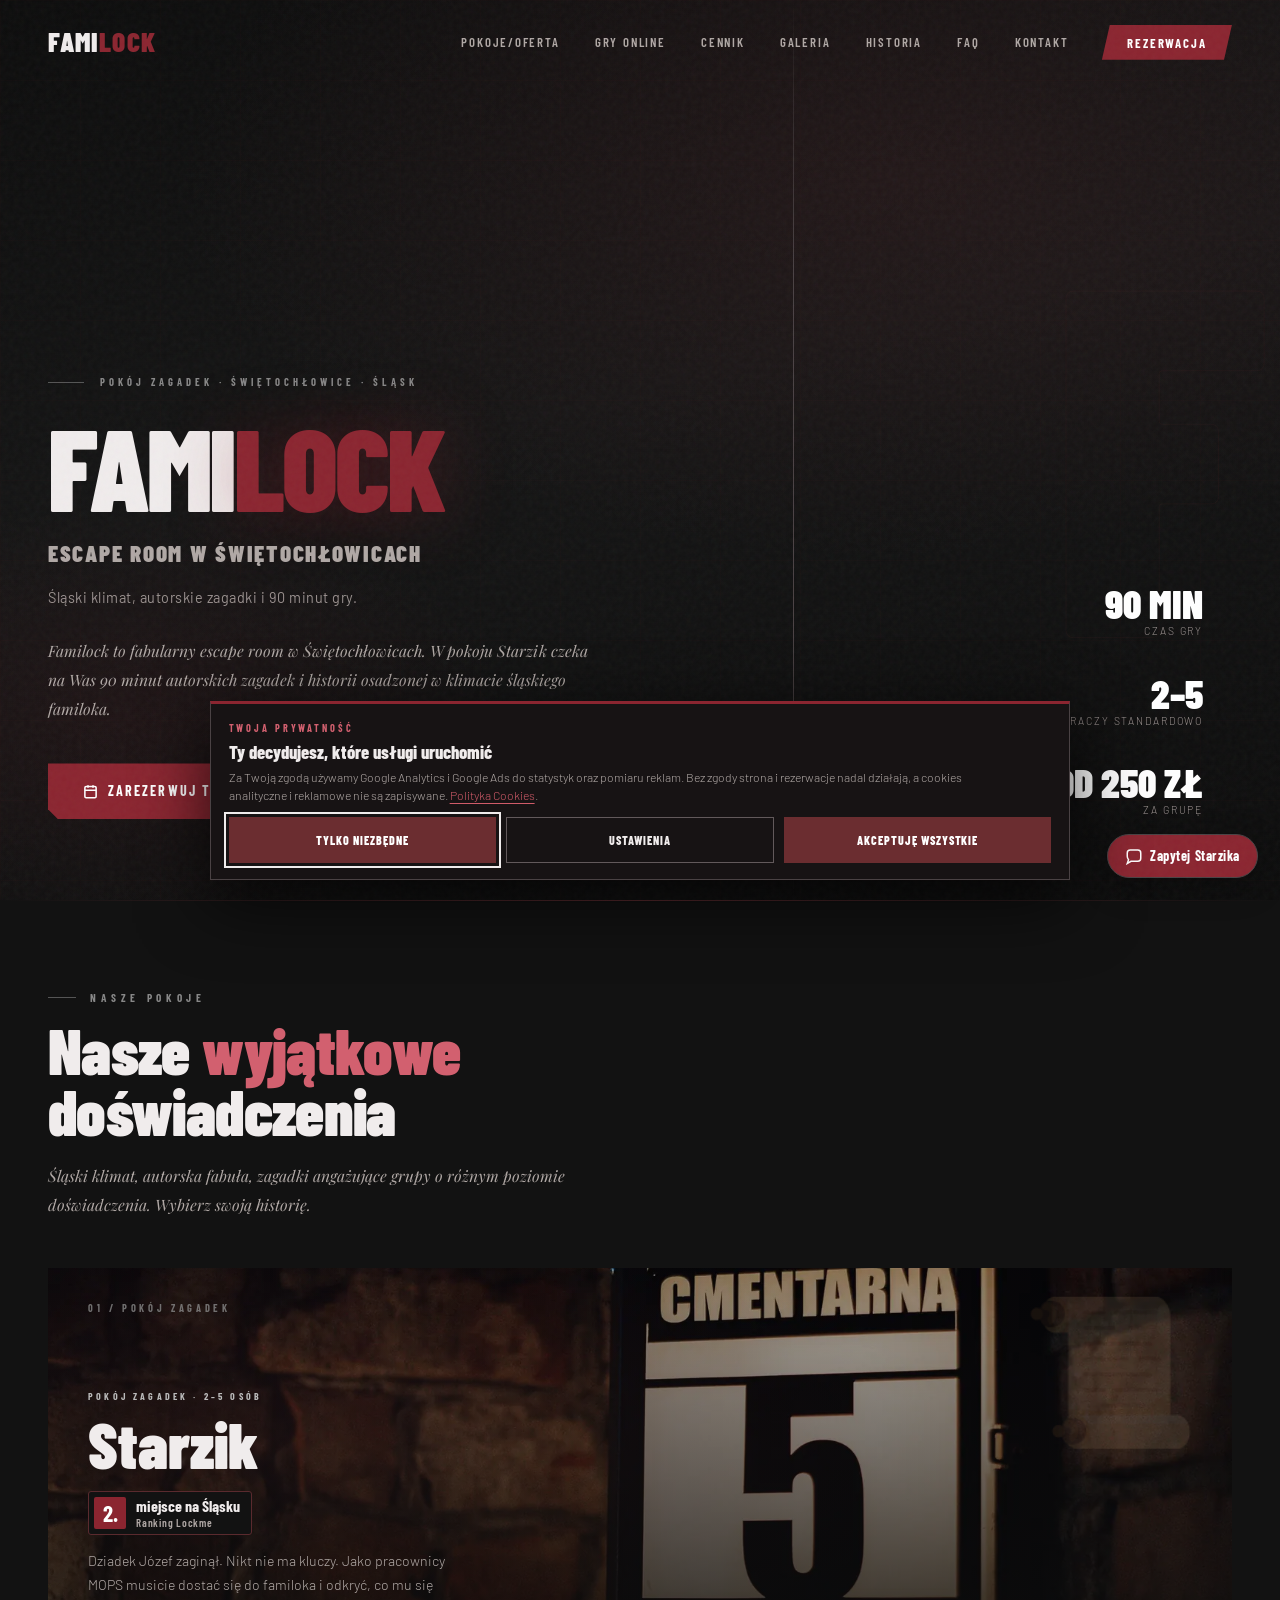
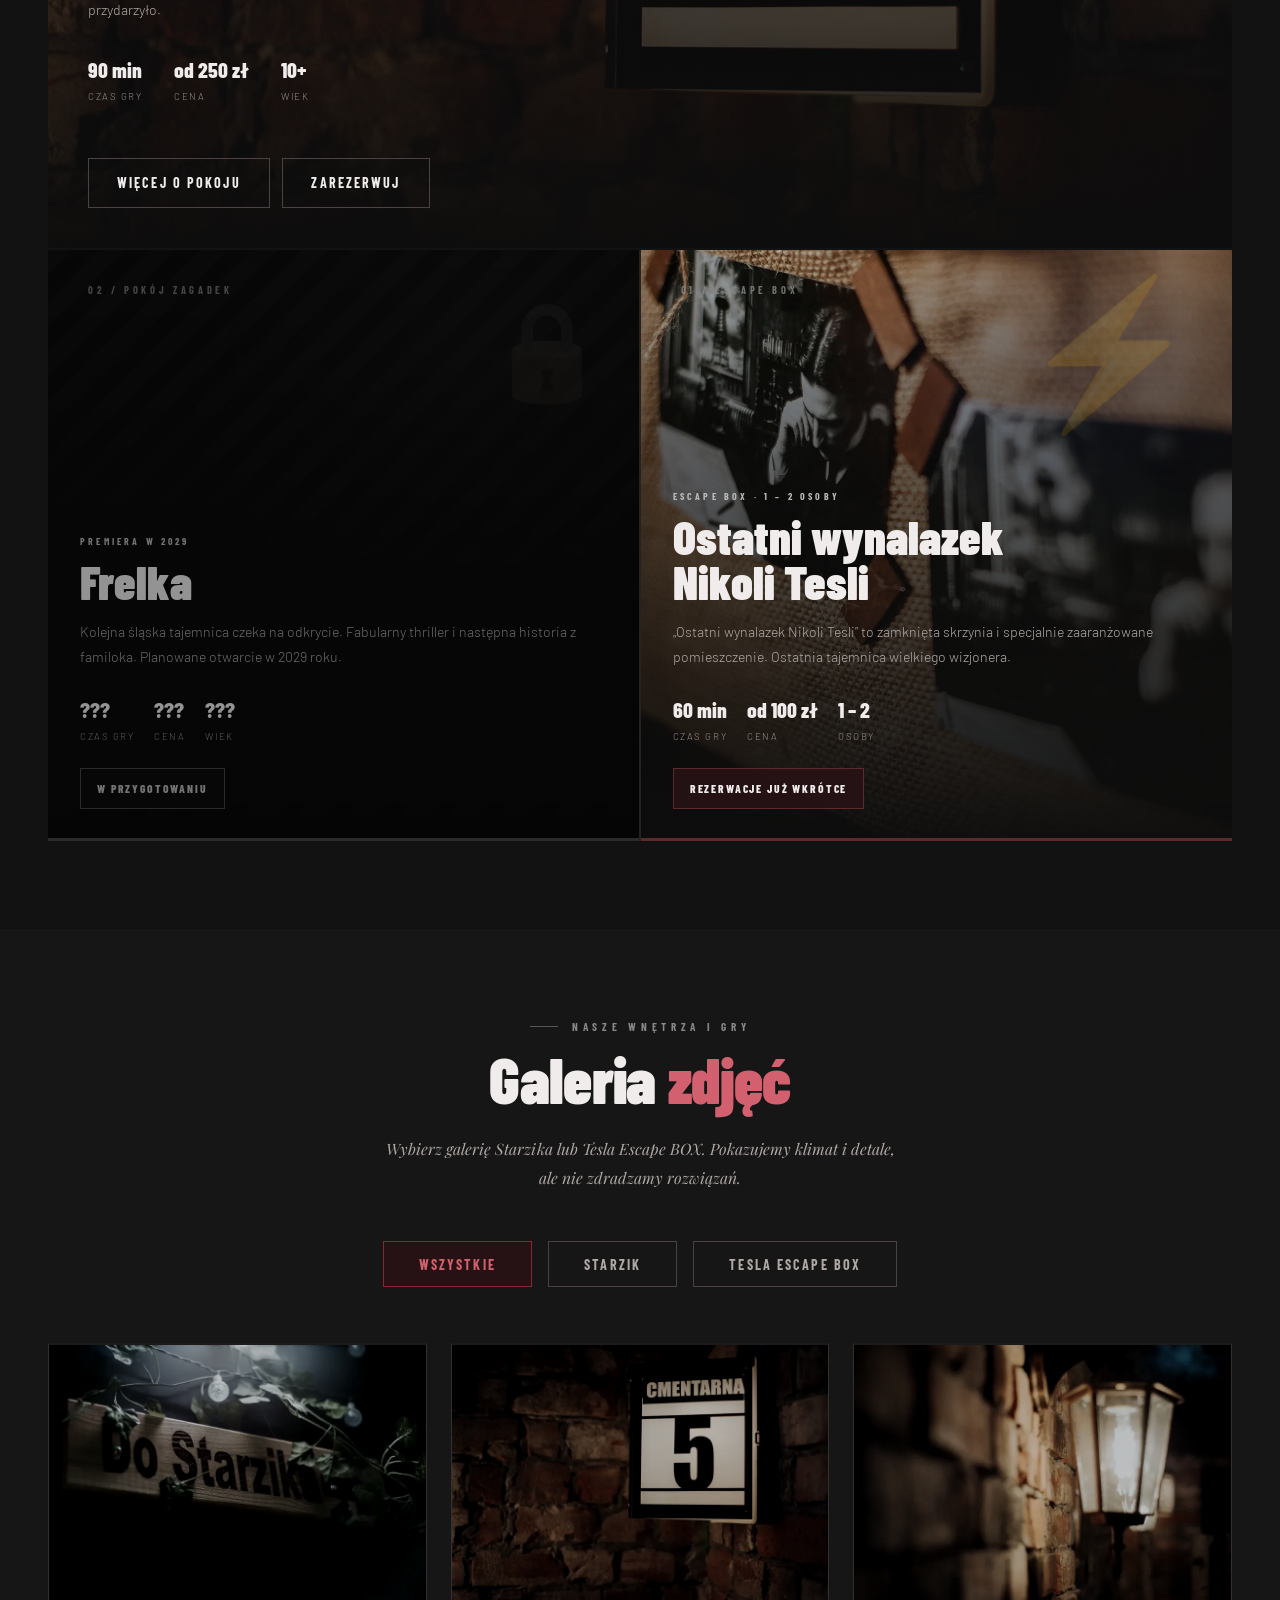
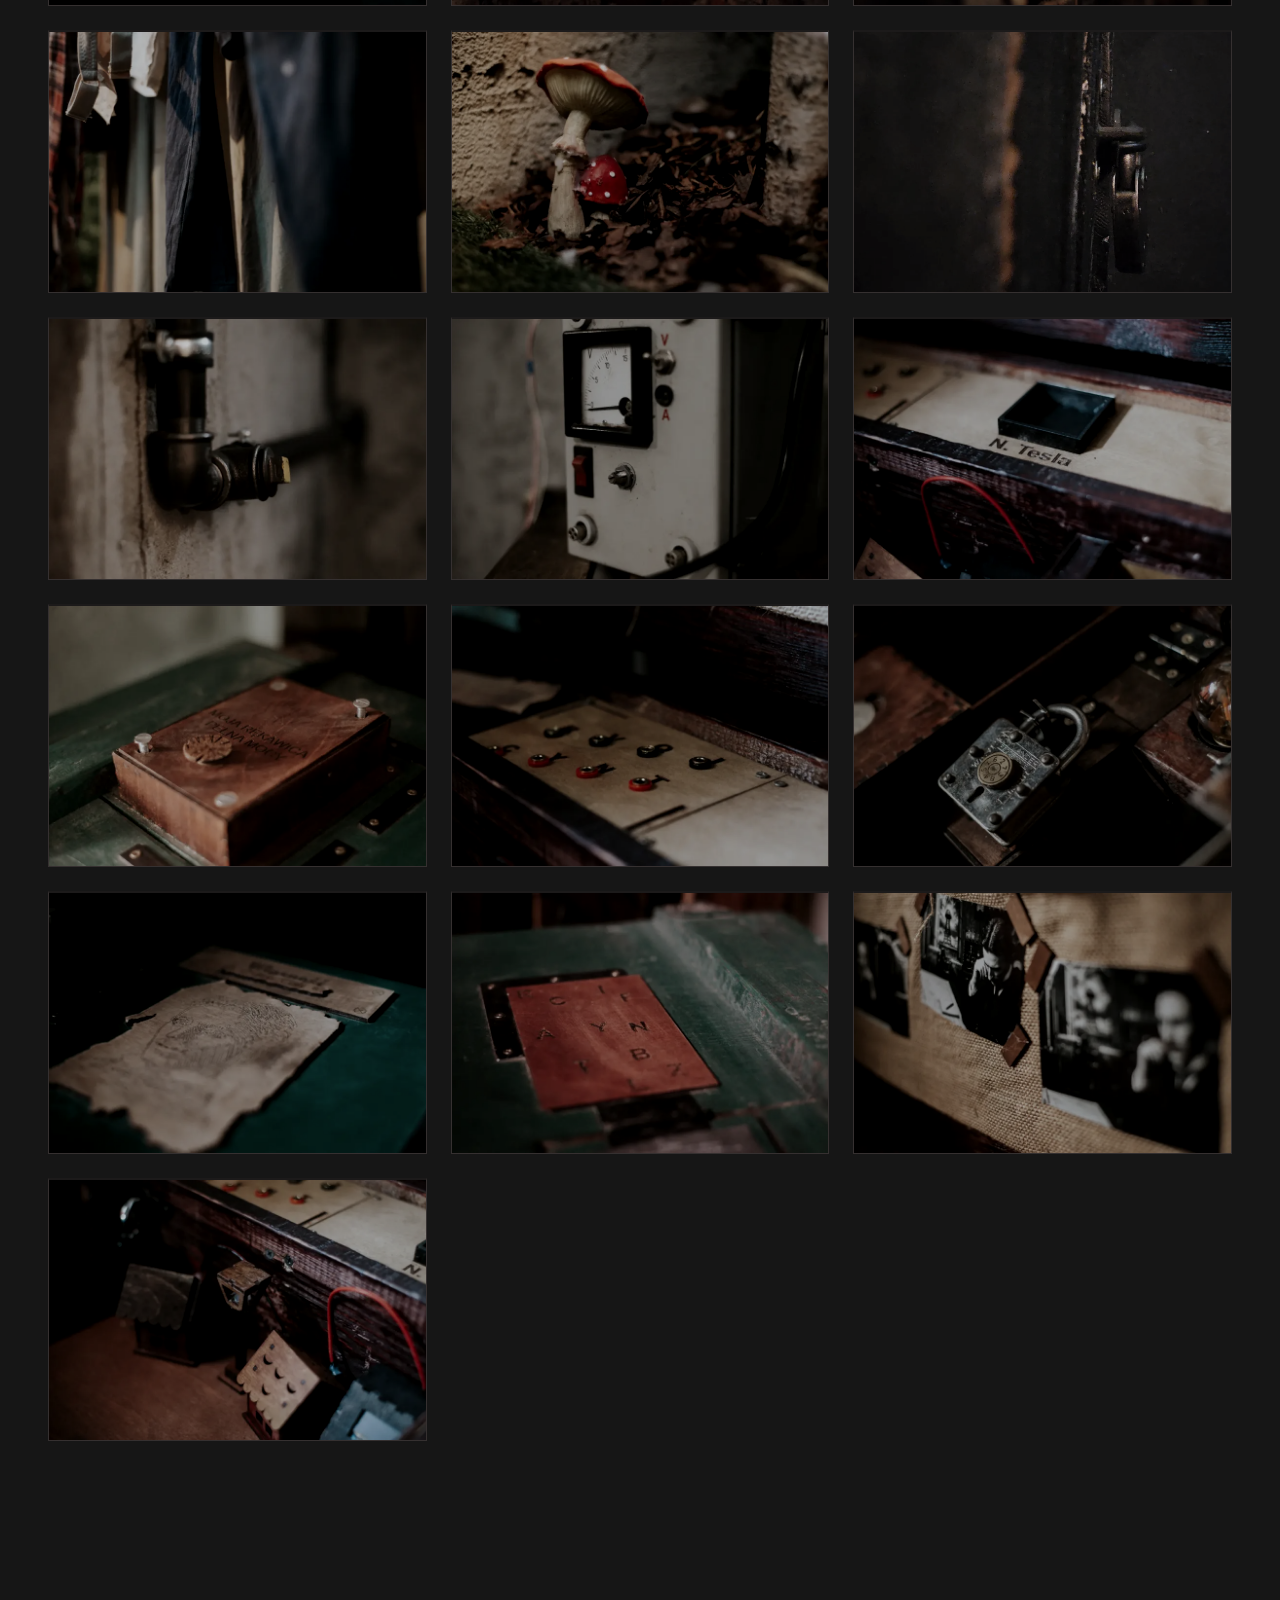
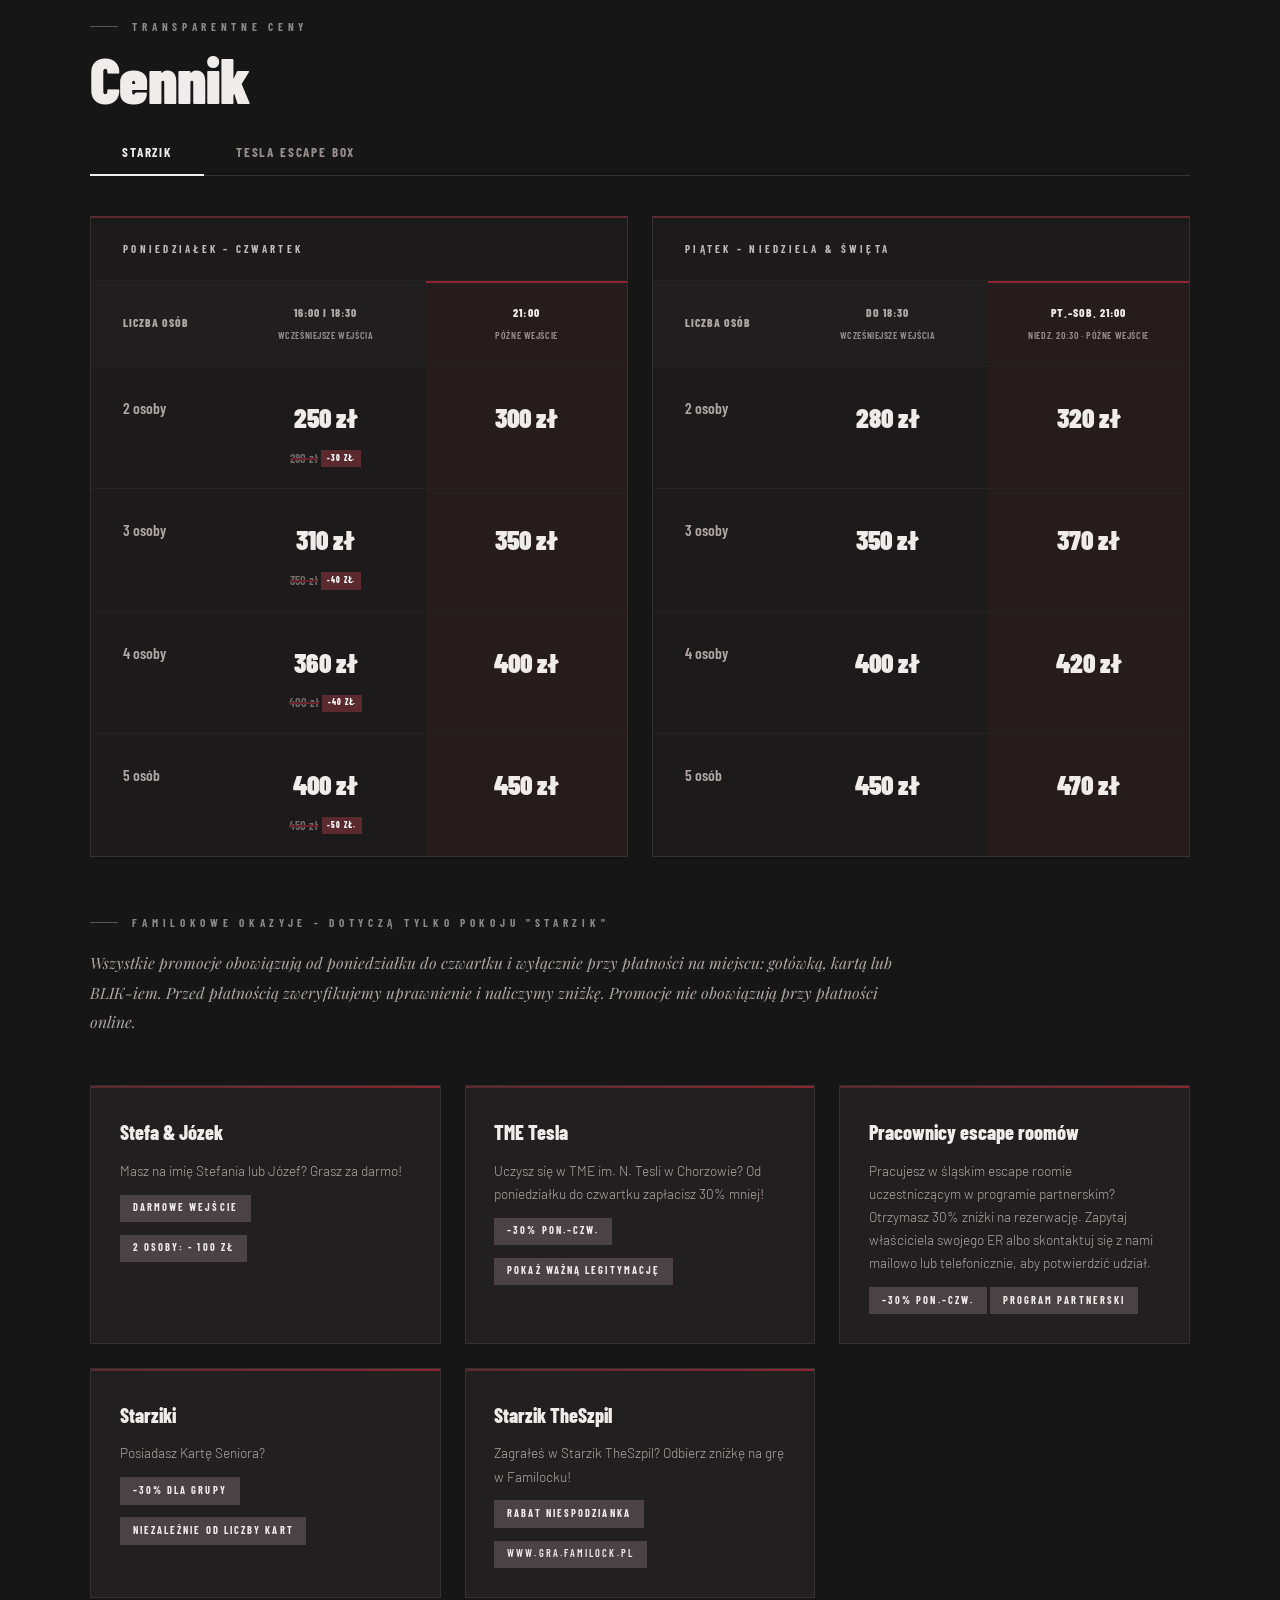
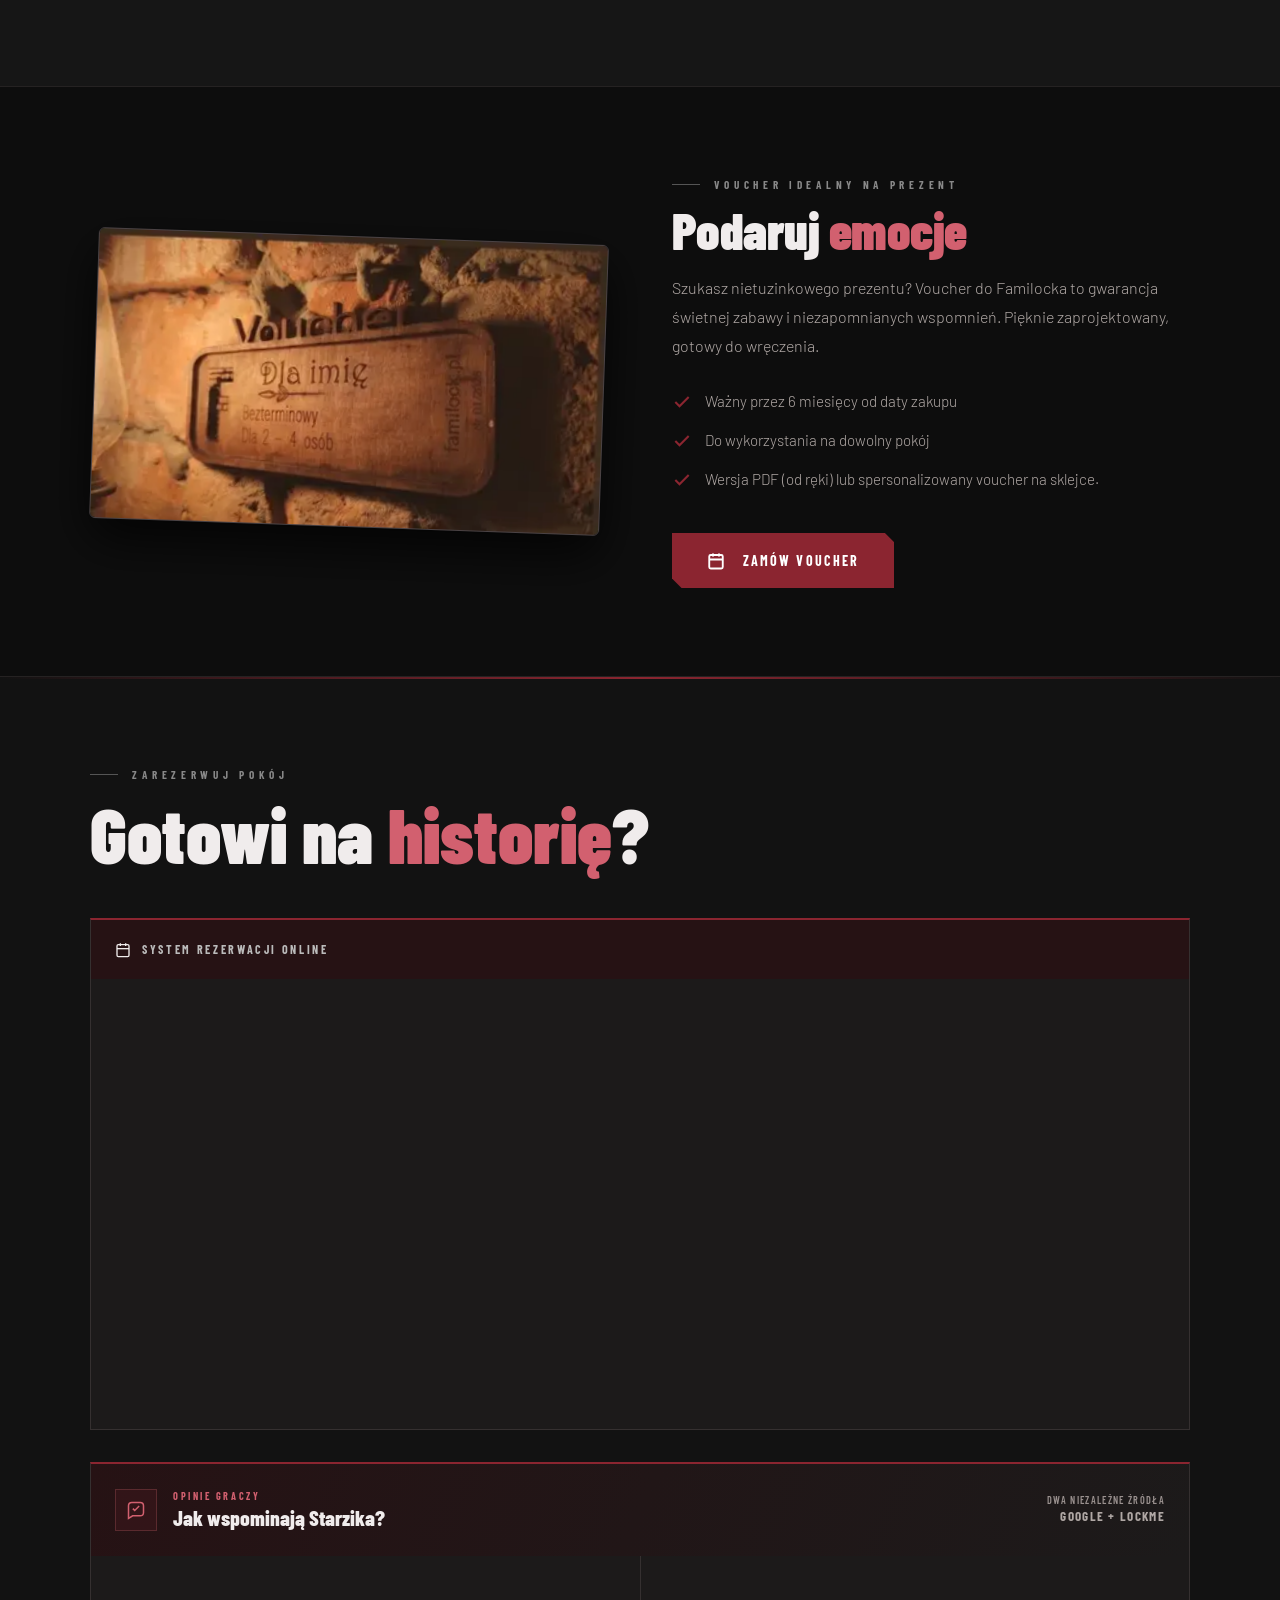
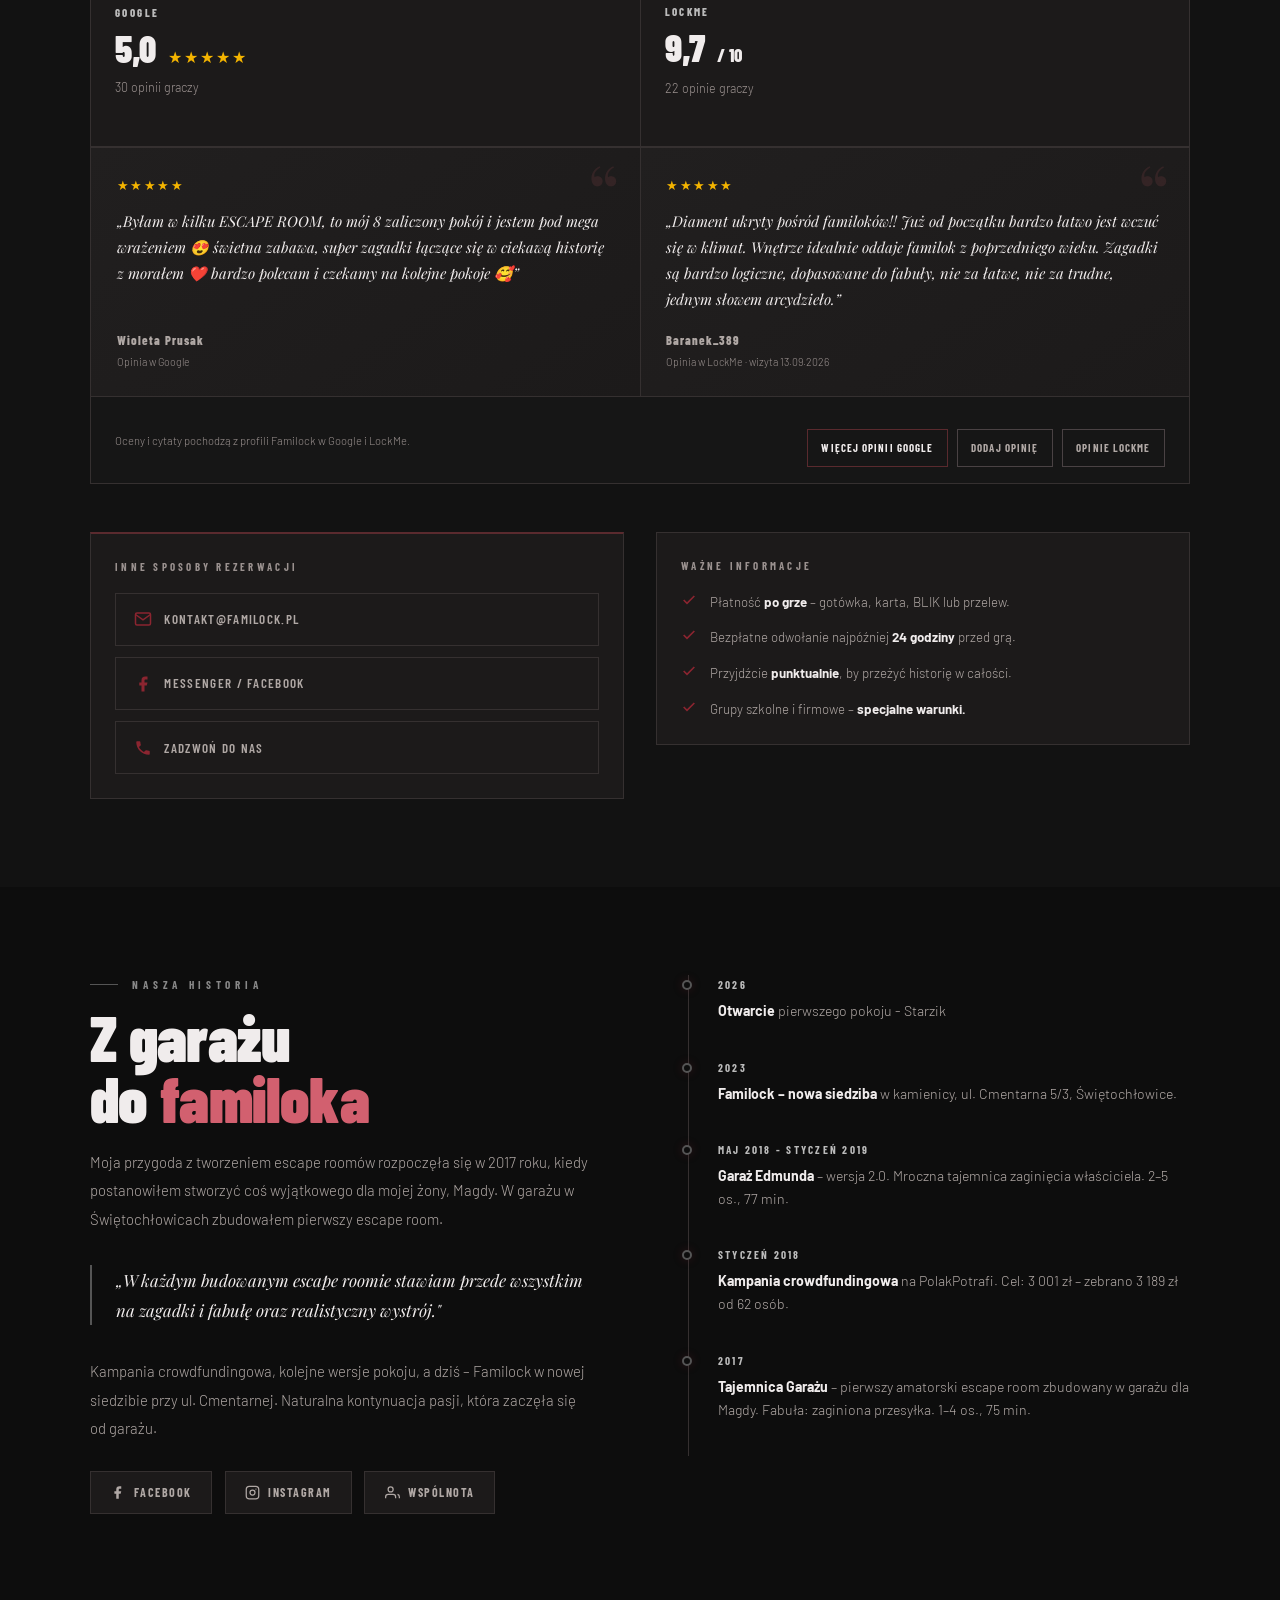
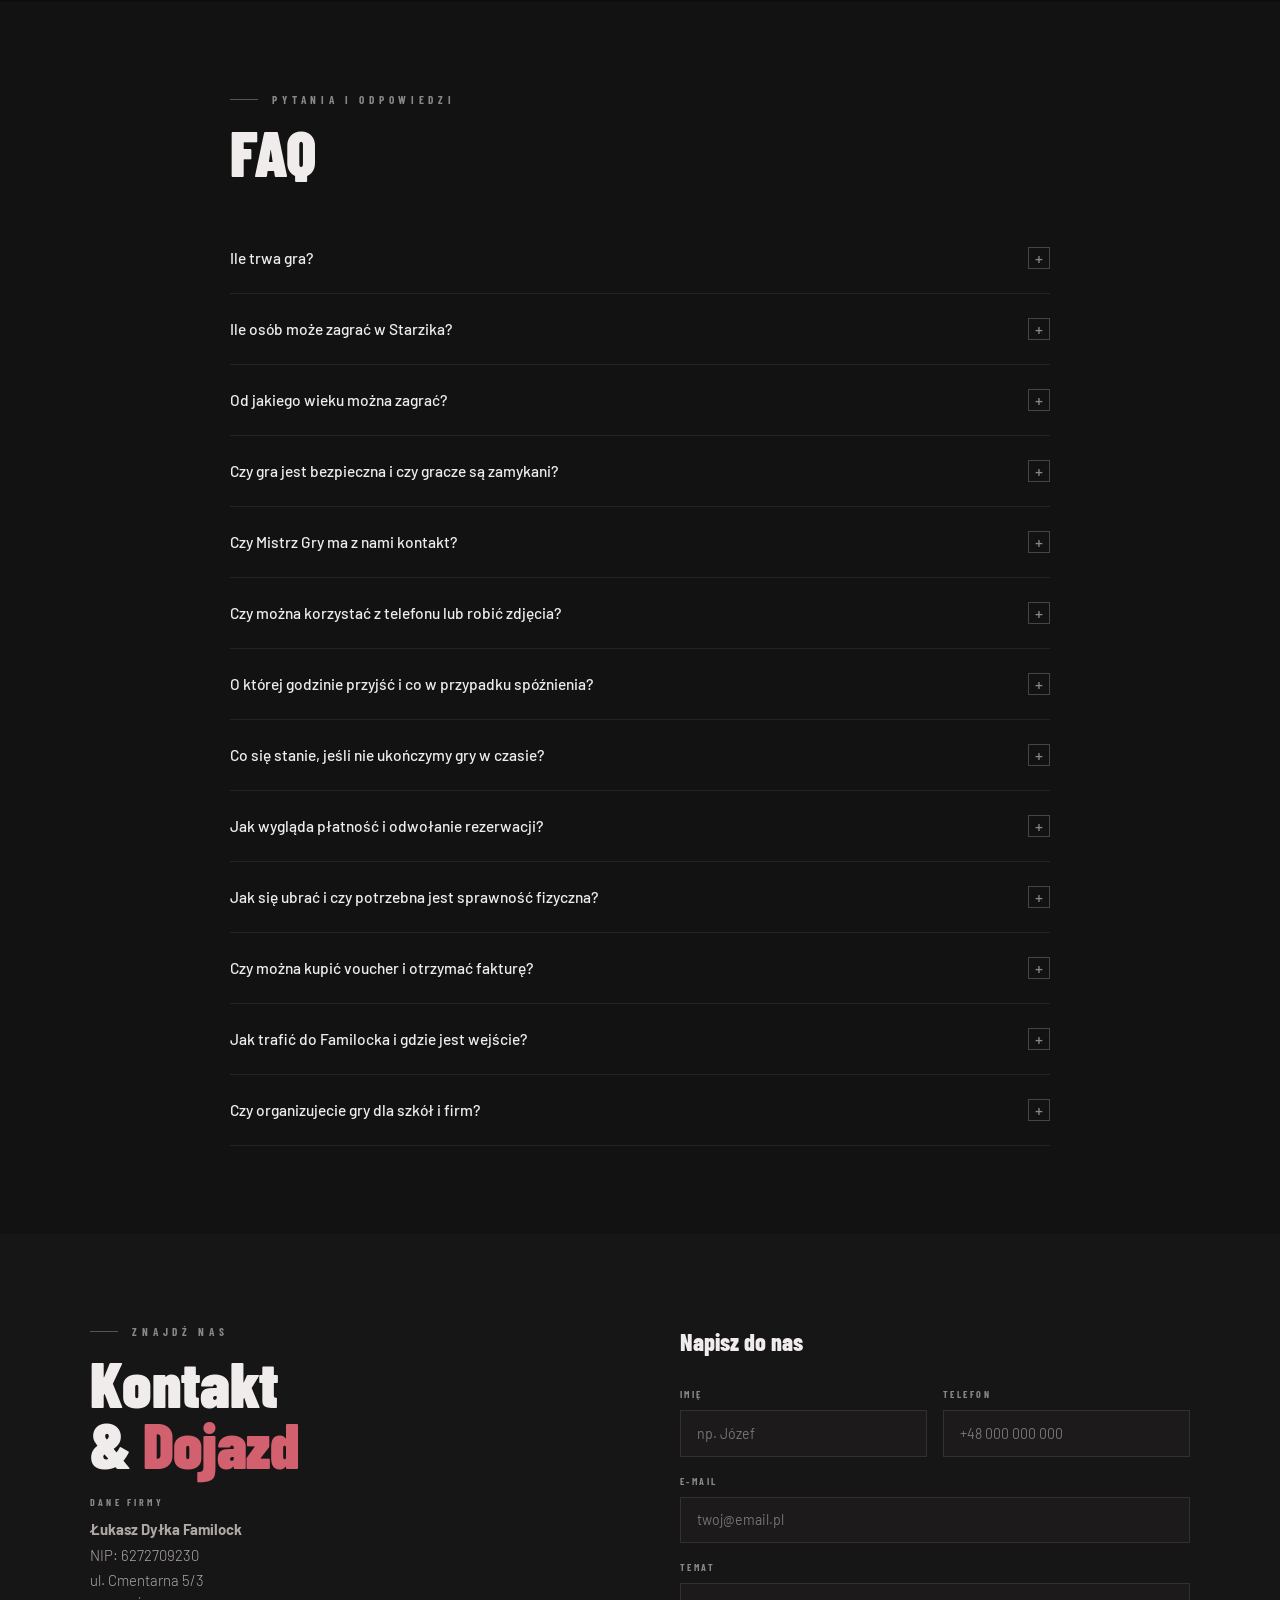
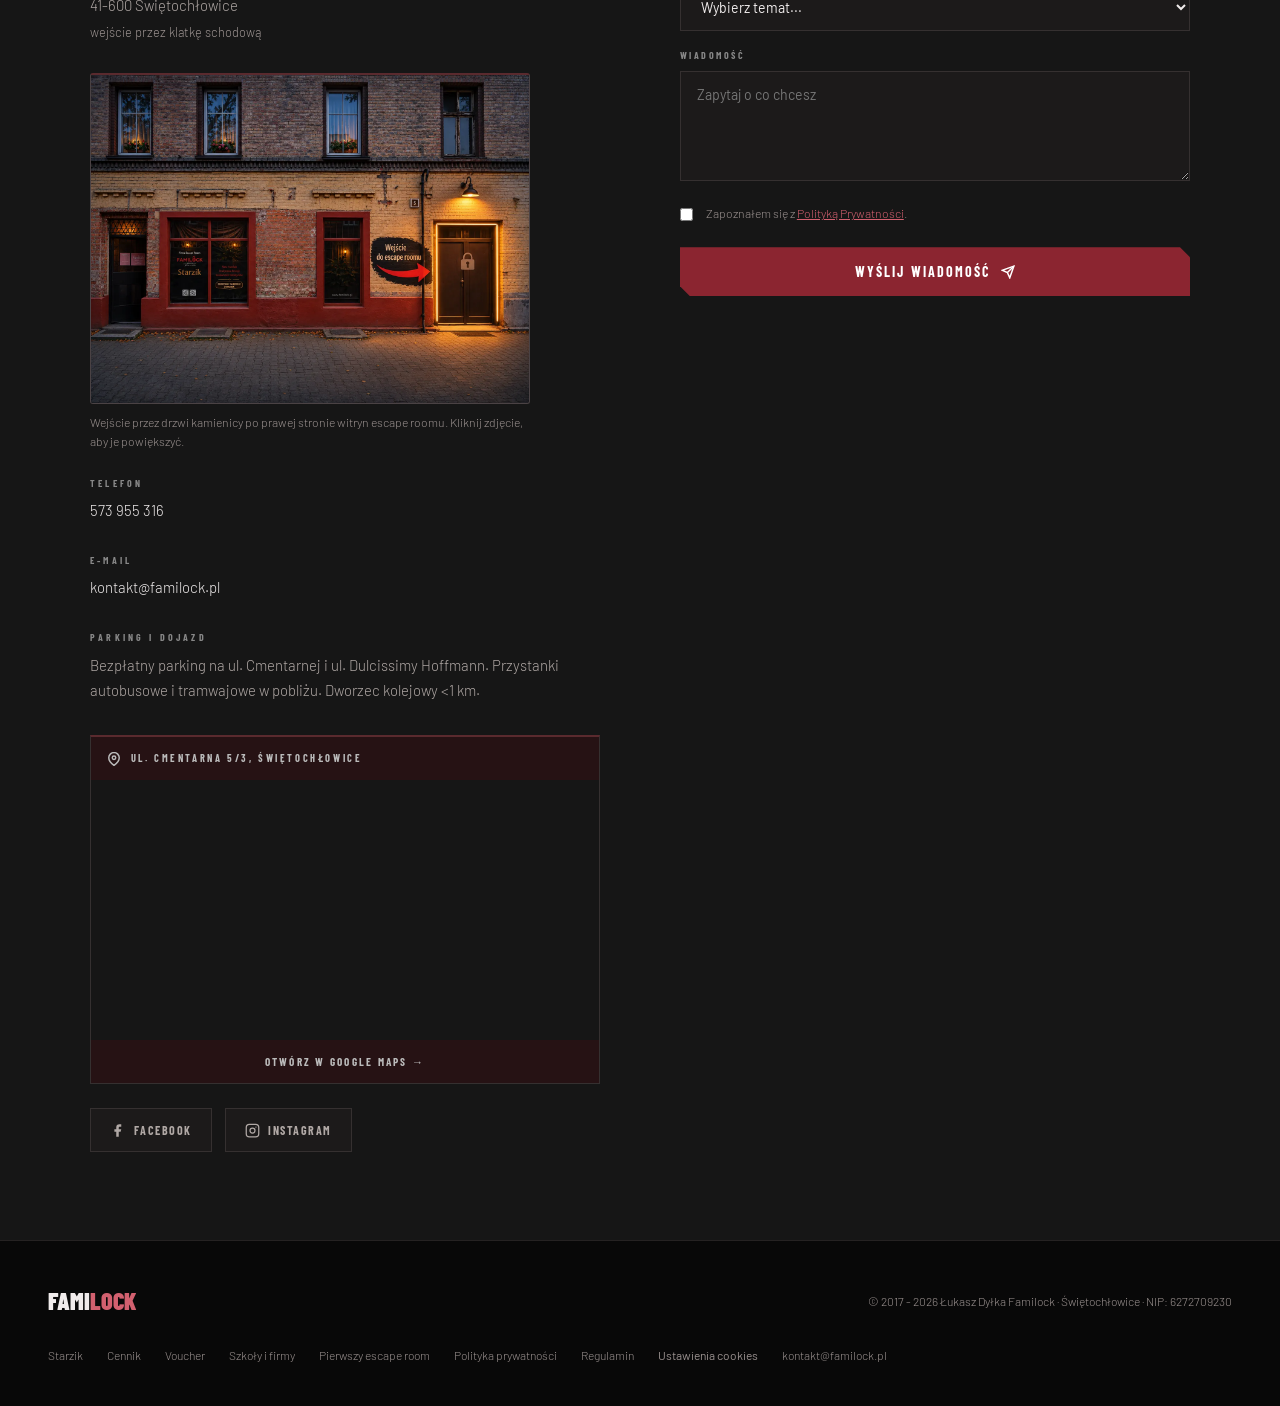
<file: index.html>
<!doctype html>
<html lang="pl">
<head>
<meta charset="UTF-8" />
<meta name="viewport" content="width=device-width, initial-scale=1.0" />
<title>Familock – Escape Room w Świętochłowicach | Śląsk</title>
<meta name="description" content="Familock to fabularny escape room w Świętochłowicach. Starzik: 90 minut gry, 2–5 osób, śląski familok i autorskie zagadki. Rezerwacje online." />
<meta name="robots" content="index, follow" />
<link rel="canonical" href="https://familock.pl/" />
<meta property="og:type" content="website" />
<meta property="og:locale" content="pl_PL" />
<meta property="og:site_name" content="Familock Escape Room" />
<meta property="og:title" content="Familock · Escape Room w Świętochłowicach" />
<meta property="og:description" content="Starzik: 90 minut fabularnej gry w klimacie śląskiego familoka. 2–5 osób. Rezerwacje online w Familocku." />
<meta property="og:url" content="https://familock.pl/" />
<meta property="og:image" content="https://familock.pl/img/starzik/starzik-familock-escape-room-swietochlowice-02.webp" />
<meta property="og:image:secure_url" content="https://familock.pl/img/starzik/starzik-familock-escape-room-swietochlowice-02.webp" />
<meta property="og:image:type" content="image/webp" />
<meta property="og:image:width" content="1600" />
<meta property="og:image:height" content="1068" />
<meta property="og:image:alt" content="Tabliczka Cmentarna 5 na ceglanej ścianie w Familock Escape Room" />
<meta name="twitter:card" content="summary_large_image" />
<meta name="twitter:title" content="Familock · Escape Room w Świętochłowicach" />
<meta name="twitter:description" content="Starzik: 90 minut fabularnej gry w klimacie śląskiego familoka. 2–5 osób." />
<meta name="twitter:image" content="https://familock.pl/img/starzik/starzik-familock-escape-room-swietochlowice-02.webp" />
<link rel="icon" type="image/png" href="favicon.png" />
  <link rel="sitemap" type="application/xml" href="/sitemap.xml" />
<script type="application/ld+json">{
  "@context": "https://schema.org",
  "@type": "EntertainmentBusiness",
  "@id": "https://familock.pl/#business",
  "name": "Familock Escape Room",
  "alternateName": "Familock",
  "legalName": "Łukasz Dyłka Familock",
  "description": "Fabularny escape room w Świętochłowicach. Autorskie scenariusze i zagadki w śląskim klimacie.",
  "url": "https://familock.pl/",
  "telephone": "+48573955316",
  "email": "kontakt@familock.pl",
  "taxID": "6272709230",
  "image": "https://familock.pl/img/starzik/starzik-familock-escape-room-swietochlowice-02.webp",
  "address": {
    "@type": "PostalAddress",
    "streetAddress": "ul. Cmentarna 5/3",
    "addressLocality": "Świętochłowice",
    "postalCode": "41-600",
    "addressCountry": "PL"
  },
  "sameAs": [
    "https://www.facebook.com/escaperoomfamilock",
    "https://www.instagram.com/familock.escaperoom/"
  ],
  "priceRange": "100–470 PLN"
}</script>
<script>
window.dataLayer = window.dataLayer || [];
window.gtag = window.gtag || function() { window.dataLayer.push(arguments); };
window.gtag('consent', 'default', {
  analytics_storage: 'denied',
  ad_storage: 'denied',
  ad_user_data: 'denied',
  ad_personalization: 'denied',
  wait_for_update: 500
});
window.gtag('set', 'ads_data_redaction', true);
window.gtag('js', new Date());
</script>
<!-- OpenAI Ads Measurement Pixel -->
<script>
(function (w, d, s, u) {
  if (w.oaiq) return;
  var q = function () { q.q.push(arguments); };
  q.q = [];
  w.oaiq = q;
  var js = d.createElement(s);
  js.async = true;
  js.src = u;
  var first = d.getElementsByTagName(s)[0];
  first.parentNode.insertBefore(js, first);
})(window, document, "script", "https://bzrcdn.openai.com/sdk/oaiq.min.js");
oaiq("consent", false);
oaiq("init", { pixelId: "GteFZqEZmoygVMNge5XJkH" });
</script>
<!-- End OpenAI Ads Measurement Pixel -->
<!-- Google Tag Manager -->
<script>(function(w,d,s,l,i){w[l]=w[l]||[];w[l].push({'gtm.start':
new Date().getTime(),event:'gtm.js'});var f=d.getElementsByTagName(s)[0],
j=d.createElement(s),dl=l!='dataLayer'?'&l='+l:'';j.async=true;j.src=
'https://www.googletagmanager.com/gtm.js?id='+i+dl;f.parentNode.insertBefore(j,f);
})(window,document,'script','dataLayer','GTM-KNPD8QSZ');</script>
<!-- End Google Tag Manager -->
<script src="https://widget.lock.me/connect.js" type="text/javascript" crossorigin="anonymous" async></script>
<link rel="preconnect" href="https://fonts.googleapis.com" />
<link rel="preconnect" href="https://fonts.gstatic.com" crossorigin />
<link rel="stylesheet" href="https://fonts.googleapis.com/css2?family=Playfair+Display:ital,wght@0,700;1,400&family=Barlow+Condensed:wght@300;400;600;700;900&family=Barlow:wght@300;400;500&display=swap" media="print" onload="this.media='all'" />
<noscript><link rel="stylesheet" href="https://fonts.googleapis.com/css2?family=Playfair+Display:ital,wght@0,700;1,400&family=Barlow+Condensed:wght@300;400;600;700;900&family=Barlow:wght@300;400;500&display=swap" /></noscript>
<style>
*,*::before,*::after{box-sizing:border-box;margin:0;padding:0}
:root{
  --bg:#0d0d0d;--bg2:#121212;--bg3:#161616;--card:#1c1a1a;--card2:#211f1f;
  --red:#8b2530;--red-dark:#5a2a2e;--red-deep:#261214;--red-light:#a03340;--red-glow:#d2606f;
  --cream:#f0ecec;--cream2:#b0a8a5;--muted:#9a918f;
  --gray:#888;--gray-dark:#555;--gray-light:#bbb;
  --border:#252222;--border2:#353030;--border3:#4a4244;
  --fd:"Barlow Condensed",sans-serif;--fb:"Barlow",sans-serif;--fs:"Playfair Display",serif;
}
html{scroll-behavior:smooth}
body{background:var(--bg);color:var(--cream);font-family:var(--fb);font-weight:300;line-height:1.7;overflow-x:hidden}
body::before{content:"";position:fixed;inset:0;background-image:url("data:image/svg+xml,%3Csvg viewBox='0 0 200 200' xmlns='http://www.w3.org/2000/svg'%3E%3Cfilter id='n'%3E%3CfeTurbulence type='fractalNoise' baseFrequency='0.85' numOctaves='4' stitchTiles='stitch'/%3E%3C/filter%3E%3Crect width='100%25' height='100%25' filter='url(%23n)'/%3E%3C/svg%3E");opacity:.04;pointer-events:none;z-index:9999}
::-webkit-scrollbar{width:5px}::-webkit-scrollbar-track{background:var(--bg)}::-webkit-scrollbar-thumb{background:var(--red);border-radius:3px}
nav{position:fixed;top:0;left:0;right:0;z-index:100;display:flex;align-items:center;justify-content:space-between;padding:1.1rem 3rem;transition:background .3s}
nav.scrolled{background:rgba(13,13,13,.96);backdrop-filter:blur(12px);border-bottom:1px solid var(--border2)}
.nav-logo{font-family:var(--fd);font-size:1.7rem;font-weight:900;letter-spacing:.04em;color:var(--cream);text-decoration:none;display:flex;align-items:center}
.nav-logo .lock{color:var(--red)}
.nav-links{display:flex;gap:0;list-style:none;align-items:center}
.nav-links li a{font-family:var(--fd);font-weight:600;font-size:.8rem;letter-spacing:.14em;text-transform:uppercase;color:var(--cream2);text-decoration:none;padding:.5rem 1.1rem;transition:color .2s;position:relative}
.nav-links li a:hover{color:var(--cream)}
.nav-links li a::after{content:"";position:absolute;bottom:0;left:1.1rem;right:1.1rem;height:1px;background:var(--red);transform:scaleX(0);transition:transform .2s}
.nav-links li a:hover::after{transform:scaleX(1)}
.nav-rez{margin-left:1rem!important;background:var(--red)!important;color:#fff!important;padding:.6rem 1.6rem!important;clip-path:polygon(8px 0%,100% 0%,calc(100% - 8px) 100%,0% 100%)!important;animation:pulse-nav 2.8s ease-in-out infinite;font-weight:700!important}
.nav-rez::after{display:none!important}
.nav-rez:hover{background:var(--red-light)!important}
@keyframes pulse-nav{0%,100%{box-shadow:0 0 0 0 rgba(139,37,48,0)}50%{box-shadow:0 0 18px 5px rgba(139,37,48,.4)}}
.hamburger{display:none;flex-direction:column;gap:5px;cursor:pointer;border:none;background:none;padding:4px;z-index:101}
.hamburger span{display:block;width:24px;height:2px;background:var(--cream);transition:.3s}
.hamburger.open span:nth-child(1){transform:translateY(7px) rotate(45deg)}
.hamburger.open span:nth-child(2){opacity:0}
.hamburger.open span:nth-child(3){transform:translateY(-7px) rotate(-45deg)}
#home{min-height:100vh;display:flex;flex-direction:column;justify-content:flex-end;padding:0 3rem 5rem;position:relative;overflow:hidden}
.hero-bg{position:absolute;inset:0;background:radial-gradient(ellipse 80% 60% at 70% 20%,rgba(90,42,46,.22) 0%,transparent 70%),radial-gradient(ellipse 50% 40% at 10% 80%,rgba(139,37,48,.1) 0%,transparent 60%),linear-gradient(165deg,#0d0d0d 0%,#151515 45%,#0d0d0d 100%)}
.hero-grid{position:absolute;inset:0;opacity:.025;background-image:linear-gradient(var(--red) 1px,transparent 1px),linear-gradient(90deg,var(--red) 1px,transparent 1px);background-size:80px 80px}
.hero-stripe{position:absolute;right:38%;top:0;bottom:0;width:1px;background:linear-gradient(to bottom,transparent,var(--border3) 30%,var(--border3) 70%,transparent)}
.hero-deco{position:absolute;right:1%;top:50%;transform:translateY(-52%);font-family:var(--fd);font-size:55vh;font-weight:900;line-height:1;color:transparent;-webkit-text-stroke:1px rgba(90,42,46,.12);pointer-events:none;user-select:none}
.hero-eyebrow{font-family:var(--fd);font-size:.66rem;font-weight:700;letter-spacing:.38em;text-transform:uppercase;color:var(--gray);margin-bottom:1.45rem;position:relative;display:flex;align-items:center;gap:1rem}
.hero-eyebrow::before{content:"";width:36px;height:1px;background:var(--gray-dark)}
h1.hero-title{font-family:var(--fd);font-weight:900;font-size:clamp(4.6rem,9vw,9.5rem);line-height:.9;letter-spacing:-.025em;margin-bottom:1.05rem;position:relative}
.hero-brand{display:block}
.hero-title .line1{display:inline;color:var(--cream)}
.hero-title .line2{display:inline;color:var(--red);text-shadow:0 0 70px rgba(139,37,48,.4)}
.hero-seo-title{display:block;font-size:clamp(1.1rem,1.8vw,1.9rem);line-height:1.12;letter-spacing:.075em;text-transform:uppercase;color:var(--cream2);margin-top:1.45rem}
.hero-sub{font-family:var(--fs);font-style:italic;font-size:.98rem;color:var(--cream2);max-width:540px;margin-bottom:2.5rem;line-height:1.85;position:relative}
.hero-tagline{font-family:var(--fb);font-size:.9rem;font-weight:400;text-transform:none;letter-spacing:.035em;color:var(--muted);margin-top:.15rem;margin-bottom:1.55rem;position:relative;opacity:0}
.hero-actions{display:flex;gap:1rem;align-items:center;flex-wrap:wrap;position:relative}
.btn-primary{display:inline-flex;align-items:center;gap:.6rem;background:var(--red);color:#fff;font-family:var(--fd);font-weight:700;font-size:.88rem;letter-spacing:.15em;text-transform:uppercase;padding:1rem 2.2rem;text-decoration:none;border:none;cursor:pointer;clip-path:polygon(0 0,calc(100% - 10px) 0,100% 10px,100% 100%,10px 100%,0 calc(100% - 10px));transition:background .2s,transform .2s}
.btn-primary:hover{background:var(--red-light);transform:translateY(-2px)}
.btn-outline{display:inline-flex;align-items:center;gap:.6rem;background:transparent;color:var(--cream);font-family:var(--fd);font-weight:600;font-size:.88rem;letter-spacing:.12em;text-transform:uppercase;padding:.98rem 2.2rem;text-decoration:none;border:1px solid var(--border3);cursor:pointer;transition:border-color .2s,color .2s}
.btn-outline:hover{border-color:var(--red);color:var(--red-glow)}
.hero-stats{position:absolute;right:6%;bottom:5rem;display:flex;flex-direction:column;gap:2rem}
.stat{text-align:right}
.stat-num{font-family:var(--fd);font-size:2.5rem;font-weight:900;color:#fff;line-height:1}
.stat-label{font-size:.65rem;letter-spacing:.18em;text-transform:uppercase;color:var(--muted)}
section{padding:5.5rem 3rem}
.section-eyebrow{font-family:var(--fd);font-size:.7rem;font-weight:700;letter-spacing:.42em;text-transform:uppercase;color:var(--gray);margin-bottom:.8rem;display:flex;align-items:center;gap:.9rem}
.section-eyebrow::before{content:"";width:28px;height:1px;background:var(--gray-dark);flex-shrink:0}
.section-title{font-family:var(--fd);font-weight:900;font-size:clamp(2.8rem,5vw,5rem);line-height:.95;letter-spacing:-.01em;margin-bottom:1.2rem}
.section-title em{color:var(--red-glow);font-style:normal}
.section-intro{font-family:var(--fs);font-style:italic;color:var(--cream2);max-width:520px;line-height:1.9;margin-bottom:3rem;font-size:.98rem}
#pokoje{background:var(--bg2);position:relative}
#pokoje::before{content:"";position:absolute;top:0;left:0;right:0;height:1px;background:linear-gradient(90deg,transparent,var(--red-dark),transparent)}
.pokoje-header{max-width:1200px;margin:0 auto 3rem}
.pokoje-grid{max-width:1200px;margin:0 auto;display:grid;grid-template-columns:1fr 1fr;gap:1.5px;background:var(--border);align-items:stretch}
.pokoje-grid-featured{grid-template-columns:1fr}
.pokoje-grid-teasers{margin-top:1.5px}
.pokoje-grid>.pokoj-card:only-child{grid-column:1/-1}
.pokoj-card{position:relative;min-height:580px;display:flex;flex-direction:column;justify-content:flex-end;padding:2.5rem;overflow:hidden}
.pokoj-card-featured{min-height:580px}
.pokoj-card-teaser{aspect-ratio:1/1;min-height:0;padding:2rem}
.pokoj-card-teaser .pokoj-name{font-size:clamp(2.35rem,3.7vw,3.6rem)}
.pokoj-card-teaser .pokoj-desc{max-width:100%;margin-bottom:1.35rem}
.pokoj-card-teaser .pokoj-meta{gap:1.25rem}
.pokoj-bg{position:absolute;inset:0;transition:transform .7s cubic-bezier(.25,.46,.45,.94)}
.pokoj-card:hover .pokoj-bg{transform:scale(1.04)}
.pokoj-card.is-unavailable{filter:grayscale(78%) brightness(.62);cursor:default}
.pokoj-card.is-unavailable:hover .pokoj-bg,.pokoj-card.is-coming-soon:hover .pokoj-bg{transform:none}
.pokoj-card.is-unavailable .pokoj-line{background:var(--border3);transform:none}
.pokoj-card.is-coming-soon{cursor:default}
.pokoj-card.is-coming-soon .pokoj-line{background:var(--red-dark);transform:none}
.unavailable-badge{display:inline-flex;align-items:center;width:max-content;max-width:100%;position:relative;margin-top:1.5rem;padding:.6rem 1rem;border:1px solid var(--border3);background:rgba(13,13,13,.72);font-family:var(--fd);font-size:.72rem;font-weight:800;letter-spacing:.16em;text-transform:uppercase;color:var(--gray-light)}
.coming-soon-badge{border-color:var(--red-dark);color:var(--cream);background:rgba(38,18,20,.9)}
.bg-starzik{background:linear-gradient(to top,rgba(13,13,13,.98) 0%,rgba(13,13,13,.72) 42%,rgba(13,13,13,.2) 100%),radial-gradient(ellipse 80% 60% at 20% 30%,rgba(90,42,46,.28) 0%,transparent 70%),url("img/starzik/starzik-kafelek-familock-swietochlowice.webp") 61% center/cover no-repeat;background-color:#151010}
.bg-frelka{background:linear-gradient(to top,rgba(8,8,8,.99) 0%,rgba(8,8,8,.78) 45%,rgba(8,8,8,.28) 100%),radial-gradient(circle at 72% 20%,rgba(90,42,46,.22),transparent 45%),repeating-linear-gradient(135deg,#121111 0,#121111 18px,#0c0c0c 18px,#0c0c0c 36px);background-color:#080808}
.bg-tesla{background:linear-gradient(to top,rgba(13,13,13,.98) 0%,rgba(13,13,13,.72) 40%,rgba(13,13,13,.18) 100%),radial-gradient(ellipse 70% 50% at 80% 20%,rgba(40,60,140,.22) 0%,transparent 65%),url("img/tesla/tesla-escape-box-kafelek-familock-swietochlowice.webp") center/cover no-repeat;background-color:#0c0d1a}
.pokoj-number{position:absolute;top:2rem;left:2.5rem;font-family:var(--fd);font-size:.65rem;font-weight:700;letter-spacing:.35em;color:var(--gray);opacity:.8}
.pokoj-big-icon{position:absolute;top:1.5rem;right:2rem;font-family:var(--fd);font-size:9rem;font-weight:900;color:transparent;-webkit-text-stroke:1px rgba(90,42,46,.14);line-height:1;pointer-events:none;user-select:none}
.pokoj-tag{font-family:var(--fd);font-size:.62rem;font-weight:700;letter-spacing:.32em;text-transform:uppercase;color:var(--gray-light);margin-bottom:.6rem;position:relative}
.pokoj-name{font-family:var(--fd);font-size:clamp(3rem,5vw,4.2rem);font-weight:900;line-height:.95;margin-bottom:1rem;position:relative}
.starzik-rank {
  position: relative;
  display: inline-flex;
  align-self: flex-start;
  margin-bottom: .85rem;
  align-items: center;
  gap: 10px;
  padding: 5px 11px 5px 5px;
  border: 1px solid var(--red-dark, #5a2a2e);
  border-radius: 3px;
  background: var(--bg2, #121212);
  color: var(--cream, #f0ecec);
  font: 700 16px/1 var(--fd, "Barlow Condensed", "Arial Narrow", sans-serif);
  text-decoration: none;
  vertical-align: middle;
}

.starzik-rank:hover {
  border-color: var(--red-glow, #d2606f);
}

.starzik-rank:focus-visible {
  outline: 2px solid var(--red-glow, #d2606f);
  outline-offset: 3px;
}

.starzik-rank__number {
  display: grid;
  place-items: center;
  inline-size: 32px;
  block-size: 32px;
  border-radius: 2px;
  background: var(--red, #8b2530);
  color: #fff;
  font-size: 23px;
}

.starzik-rank__copy {
  display: grid;
  gap: 3px;
}

.starzik-rank__source {
  color: var(--cream2, #b0a8a5);
  font-size: 11px;
  font-weight: 600;
  letter-spacing: .07em;
}
.pokoj-desc{font-size:.88rem;color:var(--cream2);line-height:1.75;max-width:380px;margin-bottom:1.8rem;position:relative}
.pokoj-meta{display:flex;gap:2rem;position:relative}
.meta-val{font-family:var(--fd);font-size:1.35rem;font-weight:800;color:var(--cream)}
.meta-key{font-size:.6rem;letter-spacing:.16em;text-transform:uppercase;color:var(--muted)}
.pokoj-line{position:absolute;bottom:0;left:0;right:0;height:3px;background:var(--red);transform:scaleX(0);transform-origin:left;transition:transform .4s ease}
.pokoj-card:hover .pokoj-line{transform:scaleX(1)}
.room-actions{margin-top:30px;display:flex;justify-content:flex-start}
.btn-book {
  display: inline-block;
  margin-top: 1.5rem;
  padding: 12px 28px;
  background-color: transparent;
  color: #f0ecec !important;
  border: 1px solid #4a4244;
  font-family: "Barlow Condensed", sans-serif;
  font-size: .88rem;
  font-weight: 700;
  text-transform: uppercase;
  letter-spacing: .15em;
  text-decoration: none;
  position: relative;
  z-index: 2;
  transition: all .3s ease;
}
.btn-book:hover {
  background-color: var(--red);
  border-color: var(--red);
  color: #fff !important;
  transform: translateY(-2px);
}
  .link-familock {
  color:var(--cream);
  text-decoration: none;
  font-weight: 600;
}

.link-familock:hover {
  color:var(--cream);
}
#cennik{background:var(--bg3)}
.cennik-wrap{max-width:1100px;margin:0 auto}
.tab-row{display:flex;margin-bottom:2.5rem;border-bottom:1px solid var(--border2)}
.tab-btn{font-family:var(--fd);font-size:.82rem;font-weight:700;letter-spacing:.14em;text-transform:uppercase;padding:.9rem 2rem;cursor:pointer;background:transparent;color:var(--muted);border:none;border-bottom:2px solid transparent;margin-bottom:-1px;transition:.2s}
.tab-btn.active{color:var(--cream);border-bottom-color:var(--cream)}
.cennik-panel{display:none}
.cennik-panel.active{display:grid;grid-template-columns:1fr 1fr;gap:1.5rem}
.price-block{background:var(--card);border:1px solid var(--border2);border-top:2px solid var(--red-dark);padding:2rem}
.price-block.is-late{border-top-color:var(--red);background:linear-gradient(145deg,rgba(90,42,46,.2),var(--card) 52%)}
.price-block-head{font-family:var(--fd);font-size:.68rem;font-weight:700;letter-spacing:.3em;text-transform:uppercase;color:var(--gray-light);padding-bottom:1rem;margin-bottom:1rem;border-bottom:1px solid var(--border)}
.price-block-time{display:flex;justify-content:space-between;align-items:center;gap:.75rem;margin:-.25rem 0 1rem;font-family:var(--fd);font-size:.82rem;font-weight:700;letter-spacing:.08em;text-transform:uppercase;color:var(--cream)}
.price-block-badge{display:inline-block;padding:.22rem .55rem;background:var(--red-dark);color:#fff;font-size:.58rem;letter-spacing:.11em;white-space:nowrap}
.price-row{display:flex;justify-content:space-between;align-items:center;padding:.85rem 0;border-bottom:1px solid var(--border)}
.price-row:last-of-type{border-bottom:none}
.price-persons{font-family:var(--fd);font-size:.98rem;font-weight:600;color:var(--cream2)}
.price-amount{font-family:var(--fd);font-size:1.7rem;font-weight:900;color:var(--cream)}
.price-note{font-size:.73rem;color:var(--muted);margin-top:1rem;line-height:1.6}
.price-row-wrap{position:relative}
.price-was{font-family:var(--fd);font-size:1rem;font-weight:600;color:var(--muted);text-decoration:line-through;text-decoration-color:var(--red);text-decoration-thickness:2px;margin-right:.5rem;opacity:.7}
.price-save{display:inline-block;font-family:var(--fd);font-size:.58rem;font-weight:800;letter-spacing:.12em;text-transform:uppercase;background:var(--red-dark);color:#fff;padding:.18rem .55rem;margin-left:.5rem;vertical-align:middle;position:relative;top:-2px}
.price-amount-main{font-family:var(--fd);font-size:1.7rem;font-weight:900;color:var(--cream)}
.price-amounts{display:flex;align-items:baseline;gap:.3rem;flex-wrap:wrap}
.price-compare-block{padding:0;overflow:hidden}
.price-compare-block .price-block-head{margin:0;padding:1.35rem 2rem}
.price-compare-table{width:100%;border-collapse:collapse;table-layout:fixed}
.price-compare-table th,.price-compare-table td{padding:1rem 1.1rem;border-bottom:1px solid var(--border);text-align:center;vertical-align:middle}
.price-compare-table thead tr{height:5.35rem}
.price-compare-table tbody tr{height:7.65rem}
.price-compare-table tbody td{vertical-align:top;padding-top:1.7rem}
.price-compare-table th:first-child,.price-compare-table td:first-child{width:25%;text-align:left;padding-left:2rem}
.price-compare-table th{font-family:var(--fd);font-size:.72rem;font-weight:800;letter-spacing:.09em;text-transform:uppercase;color:var(--cream2);background:rgba(255,255,255,.018)}
.price-compare-table th span{display:block;margin-top:.3rem;font-size:.62rem;font-weight:600;letter-spacing:.06em;color:var(--muted)}
.price-compare-table .late-column{background:rgba(90,42,46,.16)}
.price-compare-table th.late-column{color:var(--cream);box-shadow:inset 0 2px 0 var(--red)}
.price-compare-table tbody tr:last-child td{border-bottom:0}
.price-compare-table .price-persons{display:inline-block}
.price-compare-table .price-amount-main{display:block}
.price-compare-table .price-was{margin:0 .2rem 0 0;font-size:.78rem}
.price-compare-table .price-save{margin:0;font-size:.5rem;padding:.12rem .35rem;top:0}
.price-compare-table .price-deal{display:block;margin-top:.15rem;white-space:nowrap}
.price-compare-block .price-note{margin:0;padding:1rem 2rem;border-top:1px solid var(--border)}
.rabaty-grid{display:grid;grid-template-columns:repeat(3,1fr);gap:1.5rem;margin-top:3rem}
.rabat-card{background:var(--card2);border:1px solid var(--border2);padding:1.8rem;position:relative;overflow:hidden}
.rabat-card::before{content:"";position:absolute;top:0;left:0;right:0;height:2px;background:linear-gradient(90deg,var(--red-dark),var(--red))}
.rabat-name{font-family:var(--fd);font-size:1.25rem;font-weight:800;color:var(--cream);margin-bottom:.6rem}
.rabat-desc{font-size:.85rem;color:var(--cream2);line-height:1.7}
.rabat-badge{display:inline-block;margin-top:.8rem;font-family:var(--fd);font-size:.65rem;font-weight:700;letter-spacing:.2em;text-transform:uppercase;background:var(--border3);color:var(--cream);padding:.3rem .8rem}
#rezerwacja{background:var(--bg2);position:relative;overflow:hidden}
#rezerwacja::before{content:"REZ";position:absolute;font-family:var(--fd);font-size:30vw;font-weight:900;color:transparent;-webkit-text-stroke:1px rgba(90,42,46,.06);top:50%;left:50%;transform:translate(-50%,-50%);pointer-events:none;white-space:nowrap;letter-spacing:-.05em}
#rezerwacja::after{content:"";position:absolute;top:0;left:0;right:0;height:2px;background:linear-gradient(90deg,transparent,var(--red),transparent)}
.rez-inner{max-width:1100px;margin:0 auto;position:relative}
.rez-title{font-family:var(--fd);font-weight:900;font-size:clamp(3rem,6vw,5.5rem);line-height:.95}
.rez-title em{color:var(--red-glow);font-style:normal}
.rez-grid{display:grid;grid-template-columns:1fr 1fr;gap:2rem;align-items:start}
.booking-widget-wrap{background:var(--card);border:1px solid var(--border2);border-top:2px solid var(--red);overflow:hidden}
.booking-widget-head{padding:1.2rem 1.5rem;background:var(--red-deep);display:flex;align-items:center;gap:.7rem}
.booking-widget-head span{font-family:var(--fd);font-size:.75rem;font-weight:700;letter-spacing:.22em;text-transform:uppercase;color:var(--gray-light)}
.booking-lockme-frame{display:block;width:100%;min-height:450px;background:transparent;border:0}
.reviews-widget-wrap{margin-top:2rem;background:var(--card);border:1px solid var(--border2);border-top:2px solid var(--red);overflow:hidden}
.reviews-widget-head{min-height:92px;padding:1.15rem 1.5rem;background:linear-gradient(115deg,var(--red-deep),var(--card));display:flex;align-items:center;gap:1rem}
.reviews-widget-icon{width:42px;height:42px;flex:0 0 42px;display:grid;place-items:center;border:1px solid var(--red-dark);background:rgba(139,37,48,.12);color:var(--red-glow)}
.reviews-widget-copy{min-width:0}
.reviews-widget-eyebrow{font-family:var(--fd);font-size:.64rem;font-weight:700;letter-spacing:.25em;text-transform:uppercase;color:var(--red-glow);line-height:1.2;margin-bottom:.2rem}
.reviews-widget-title{font-family:var(--fd);font-size:1.35rem;font-weight:800;line-height:1.1;color:var(--cream)}
.reviews-widget-source{margin-left:auto;text-align:right;font-family:var(--fd);font-size:.64rem;font-weight:600;letter-spacing:.13em;text-transform:uppercase;color:var(--muted);line-height:1.35;white-space:nowrap}
.reviews-widget-source strong{display:block;font-size:.82rem;color:var(--cream2);letter-spacing:.1em}
.reviews-quotes{display:grid;grid-template-columns:1fr 1fr;gap:1px;background:var(--border2);border-top:1px solid var(--border2)}
.review-quote{position:relative;padding:1.6rem;background:linear-gradient(145deg,var(--card2),var(--card));min-height:205px;display:flex;flex-direction:column}
.review-quote::before{content:"“";position:absolute;right:1.2rem;top:.2rem;font-family:var(--fs);font-size:5rem;line-height:1;color:rgba(210,96,111,.12)}
.review-quote-stars{font-size:.82rem;letter-spacing:.12em;color:#f4b400;margin-bottom:.75rem}
.review-quote-text{position:relative;font-family:var(--fs);font-style:italic;font-size:.93rem;line-height:1.75;color:var(--cream);margin-bottom:1.1rem}
.review-quote-author{margin-top:auto;font-family:var(--fd);font-size:.78rem;font-weight:800;letter-spacing:.08em;color:var(--cream2)}
.review-quote-source{font-size:.66rem;color:var(--muted);margin-top:.12rem}
.reviews-footer{display:flex;align-items:center;justify-content:space-between;gap:1rem;padding:1rem 1.5rem;background:var(--bg3);border-top:1px solid var(--border2);flex-wrap:wrap}
.reviews-footer-note{font-size:.7rem;color:var(--muted)}
.reviews-footer-actions{display:flex;gap:.55rem;flex-wrap:wrap}
.reviews-sources{display:grid;grid-template-columns:1fr 1fr;gap:1px;background:var(--border2);border-bottom:1px solid var(--border2)}
.review-source-card{min-height:190px;padding:1.5rem;background:var(--card);display:flex;flex-direction:column;justify-content:center}
.review-source-name{font-family:var(--fd);font-size:.68rem;font-weight:800;letter-spacing:.22em;text-transform:uppercase;color:var(--gray-light);margin-bottom:.45rem}
.review-source-score{display:flex;align-items:baseline;gap:.75rem;flex-wrap:wrap}
.review-source-score>span:first-child{font-family:var(--fd);font-size:2.35rem;font-weight:900;line-height:1;color:var(--cream)}
.review-stars{font-size:1rem;letter-spacing:.12em;color:#f4b400}
.review-source-count,.review-source-label{font-size:.78rem;color:var(--muted);margin-top:.45rem}
.review-source-label{font-family:var(--fd);font-size:1.15rem;font-weight:800;color:var(--cream);margin-top:0}
.review-source-copy{font-size:.78rem;color:var(--cream2);line-height:1.65;margin:.5rem 0 1rem;max-width:430px}
.review-source-actions{display:flex;gap:.55rem;flex-wrap:wrap;margin-top:1rem}
.review-source-actions a,.review-source-link{display:inline-flex;align-items:center;justify-content:center;width:max-content;min-height:38px;padding:.5rem .85rem;border:1px solid var(--border3);color:var(--cream2);font-family:var(--fd);font-size:.68rem;font-weight:700;letter-spacing:.1em;text-transform:uppercase;text-decoration:none;transition:.2s}
.review-source-actions a:first-child{border-color:var(--red-dark);color:var(--cream)}
.review-source-actions a:hover,.review-source-link:hover{border-color:var(--red);color:var(--cream);background:var(--red-deep)}
.reviews-lockme-label{padding:.7rem 1.5rem;background:var(--bg3);border-bottom:1px solid var(--border2);font-family:var(--fd);font-size:.64rem;font-weight:700;letter-spacing:.18em;text-transform:uppercase;color:var(--muted)}
@media(max-width:700px){.reviews-sources,.reviews-quotes{grid-template-columns:1fr}.review-source-card{min-height:0;padding:1.25rem}.review-quote{min-height:0;padding:1.25rem}.reviews-widget-source{display:none}.reviews-footer{padding:1rem 1.25rem}}
.booking-lockme-frame[hidden],.map-wrap iframe[hidden]{display:none!important}
.service-consent-placeholder{display:flex;min-height:260px;align-items:center;justify-content:center;padding:2rem;background:linear-gradient(145deg,var(--card),var(--bg2));text-align:center}
.service-consent-placeholder[hidden]{display:none!important}
.service-consent-placeholder.booking-placeholder{min-height:450px}
.service-consent-box{max-width:560px}
.service-consent-icon{width:44px;height:44px;display:grid;place-items:center;margin:0 auto 1rem;border:1px solid var(--red-dark);color:var(--red-glow);background:var(--red-deep)}
.service-consent-title{font-family:var(--fd);font-size:1.25rem;font-weight:800;letter-spacing:.04em;color:var(--cream);margin-bottom:.5rem}
.service-consent-copy{font-size:.82rem;color:var(--cream2);line-height:1.7;margin-bottom:1.1rem}
.service-consent-actions{display:flex;justify-content:center;gap:.7rem;flex-wrap:wrap}
.service-consent-btn,.service-consent-link{display:inline-flex;align-items:center;justify-content:center;min-height:42px;padding:.65rem 1rem;font-family:var(--fd);font-size:.72rem;font-weight:700;letter-spacing:.1em;text-transform:uppercase;text-decoration:none;cursor:pointer}
.service-consent-btn{border:1px solid var(--red);background:var(--red);color:#fff}
.service-consent-btn:hover,.service-consent-btn:focus-visible{background:var(--red-light)}
.service-consent-link{border:1px solid var(--border3);background:transparent;color:var(--cream2)}
.service-consent-link:hover,.service-consent-link:focus-visible{border-color:var(--red);color:var(--cream)}
.alt-link{display:flex;align-items:center;gap:.8rem;padding:.9rem 1.1rem;border:1px solid var(--border2);color:var(--cream2);text-decoration:none;font-family:var(--fd);font-size:.82rem;font-weight:600;letter-spacing:.1em;text-transform:uppercase;transition:.2s;margin-bottom:.7rem}
.alt-link:hover{border-color:var(--red);color:var(--red-glow);background:var(--red-deep)}
.alt-link svg{flex-shrink:0;color:var(--red)}
.voucher-section{background:var(--bg);border-top:1px solid var(--border);border-bottom:1px solid var(--border)}
.voucher-grid{max-width:1100px;margin:0 auto;display:grid;grid-template-columns:1fr 1fr;gap:4rem;align-items:center}
.voucher-img-wrap{position:relative;perspective:1000px}
.voucher-img-wrap picture,.voucher-img-wrap img{display:block}
.voucher-img-wrap img{width:100%;height:auto;border-radius:6px;box-shadow:0 20px 50px rgba(0,0,0,.8);transform:rotateY(-10deg) rotateZ(2deg);transition:transform .5s ease;border:1px solid var(--border3)}
.voucher-img-wrap:hover img{transform:rotateY(0deg) rotateZ(0deg) scale(1.02)}
.voucher-list{list-style:none;margin-bottom:2.5rem}
.voucher-list li{display:flex;align-items:center;gap:.8rem;margin-bottom:.8rem;color:var(--cream2);font-size:.95rem}
.voucher-list li svg{color:var(--red);flex-shrink:0}
#historia{background:var(--bg)}
.historia-grid{max-width:1100px;margin:0 auto;display:grid;grid-template-columns:1fr 1fr;gap:6rem;align-items:start}
.historia-body{font-size:.93rem;color:var(--cream2);line-height:1.9;margin-bottom:1.3rem}
.historia-quote{border-left:2px solid var(--gray-dark);padding-left:1.5rem;margin:2rem 0;font-family:var(--fs);font-style:italic;font-size:1.05rem;color:var(--cream);line-height:1.8}
.timeline{border-left:1px solid var(--border2);padding-left:1.8rem}
.tl-item{margin-bottom:2.2rem;position:relative}
.tl-item::before{content:"";position:absolute;left:-2.25rem;top:5px;width:10px;height:10px;border:2px solid var(--gray-dark);background:var(--bg);border-radius:50%;box-shadow:0 0 10px rgba(139,37,48,.25)}
.tl-year{font-family:var(--fd);font-size:.7rem;font-weight:700;letter-spacing:.2em;color:var(--gray-light);margin-bottom:.3rem}
.tl-event{font-size:.88rem;color:var(--cream2);line-height:1.65}
.tl-event strong{color:var(--cream)}
#faq{background:var(--bg2)}
.faq-wrap{max-width:820px;margin:0 auto}
.faq-item{border-bottom:1px solid var(--border)}
.faq-q{width:100%;text-align:left;background:none;border:none;padding:1.5rem 0;cursor:pointer;display:flex;justify-content:space-between;align-items:center;font-family:var(--fb);font-size:.97rem;font-weight:500;color:var(--cream);transition:color .2s}
.faq-q:hover{color:var(--red-glow)}
.faq-ico{width:22px;height:22px;flex-shrink:0;margin-left:1rem;border:1px solid var(--border3);display:flex;align-items:center;justify-content:center;font-size:1rem;color:var(--gray);transition:transform .3s,background .2s}
.faq-item.open .faq-ico{transform:rotate(45deg);background:var(--border3)}
.faq-a{max-height:0;overflow:hidden;font-size:.88rem;color:var(--cream2);line-height:1.85;transition:max-height .4s ease,padding .4s ease}
.faq-item.open .faq-a{max-height:300px;padding-bottom:1.5rem}
.entrance-photo{display:block;max-width:440px;margin:1rem 0 1.5rem;color:var(--cream2);text-decoration:none}
.entrance-photo{cursor:zoom-in}
.entrance-photo img{display:block;width:100%;height:auto;border:1px solid var(--border3);border-top:2px solid var(--red-dark);border-radius:3px;transition:border-color .2s,transform .2s}
.entrance-photo:hover img,.entrance-photo:focus-visible img{border-color:var(--red);transform:translateY(-2px)}
.entrance-photo span{display:block;margin-top:.55rem;font-size:.76rem;line-height:1.55;color:var(--muted)}
.faq-a .entrance-photo{margin:.9rem 0 .25rem;max-width:420px}
.faq-item.open #faq-a-dojazd{max-height:850px}
#kontakt{background:var(--bg3)}
.kontakt-wrap{max-width:1100px;margin:0 auto;display:grid;grid-template-columns:1fr 1fr;gap:5rem}
.info-block{margin-bottom:1.8rem}
.info-label{font-family:var(--fd);font-size:.62rem;font-weight:700;letter-spacing:.32em;text-transform:uppercase;color:var(--gray);margin-bottom:.4rem}
.info-val{font-size:.93rem;color:var(--cream2);line-height:1.7}
.info-val a{color:var(--cream);text-decoration:none;transition:color .2s}
.info-val a:hover{color:var(--red-glow)}
.map-wrap{margin-top:2rem;border:1px solid var(--border2);border-top:2px solid var(--red-dark);overflow:hidden}
.map-head{padding:.8rem 1rem;background:var(--red-deep);font-family:var(--fd);font-size:.65rem;font-weight:700;letter-spacing:.25em;text-transform:uppercase;color:var(--gray-light);display:flex;align-items:center;gap:.6rem}
.map-wrap iframe{display:block;width:100%;height:260px;border:none;filter:grayscale(80%) contrast(1.1) brightness(.5) sepia(30%);transition:filter .4s}
.map-wrap:hover iframe{filter:grayscale(30%) contrast(1.05) brightness(.7) sepia(10%)}
.map-link{display:block;padding:.75rem 1rem;background:var(--red-deep);text-align:center;font-family:var(--fd);font-size:.7rem;font-weight:700;letter-spacing:.2em;text-transform:uppercase;color:var(--gray-light);text-decoration:none;transition:background .2s,color .2s}
.map-link:hover{background:var(--red);color:#fff}
.form-title{font-family:var(--fd);font-size:1.5rem;font-weight:800;margin-bottom:1.5rem;color:var(--cream)}
.f-group{margin-bottom:1rem}
.f-row{display:grid;grid-template-columns:1fr 1fr;gap:1rem}
.f-group label{display:block;font-family:var(--fd);font-size:.62rem;font-weight:700;letter-spacing:.25em;text-transform:uppercase;color:var(--gray);margin-bottom:.45rem}
.f-group input,.f-group select,.f-group textarea{width:100%;background:var(--card);border:1px solid var(--border2);color:var(--cream);font-family:var(--fb);font-size:.88rem;padding:.85rem 1rem;outline:none;transition:border-color .2s}
.f-group input:focus,.f-group select:focus,.f-group textarea:focus{border-color:var(--red)}
.f-group select option{background:var(--bg2)}
.f-group textarea{min-height:110px;resize:vertical}
.f-check{display:flex;align-items:flex-start;gap:.8rem;margin-bottom:1.5rem}
.f-check input{margin-top:4px;flex-shrink:0;accent-color:var(--red)}
.f-check label{font-size:.76rem;color:var(--muted);line-height:1.55}
.form-ok{display:none;margin-top:1rem;padding:1rem;background:var(--red-deep);color:var(--cream);font-size:.85rem;border-left:2px solid var(--red)}
.socials{display:flex;gap:.8rem;margin-top:1.8rem;flex-wrap:wrap}
.soc-btn{display:inline-flex;align-items:center;gap:.55rem;background:var(--card);border:1px solid var(--border2);color:var(--cream2);text-decoration:none;font-family:var(--fd);font-size:.75rem;font-weight:700;letter-spacing:.12em;text-transform:uppercase;padding:.65rem 1.2rem;transition:.2s}
.soc-btn:hover{border-color:var(--red);color:var(--red-glow)}
#galeria{background:var(--bg3)}
.galeria-wrap{max-width:1200px;margin:0 auto}
.galeria-filters{display:flex;justify-content:center;gap:1rem;margin-bottom:3.5rem;flex-wrap:wrap}
.filter-btn{font-family:var(--fd);font-size:.88rem;font-weight:700;letter-spacing:.15em;text-transform:uppercase;background:transparent;color:var(--cream2);border:1px solid var(--border3);padding:.85rem 2.2rem;cursor:pointer;transition:border-color .2s,color .2s,background .2s}
.filter-btn:hover,.filter-btn.active{border-color:var(--red);color:var(--red-glow);background:var(--red-deep)}
.galeria-grid{display:grid;grid-template-columns:repeat(auto-fill,minmax(320px,1fr));gap:1.5rem}
.gal-item{position:relative;overflow:hidden;background:var(--card);border:1px solid var(--border2);border-top:2px solid transparent;cursor:zoom-in;transition:border-color .3s,transform .3s}
.gal-item:hover{border-top-color:var(--red);transform:translateY(-4px)}
.gal-item:focus-visible{outline:2px solid var(--red-glow);outline-offset:4px}
.gal-item img{width:100%;height:260px;object-fit:cover;display:block;filter:grayscale(40%) contrast(1.1) brightness(.8);transition:filter .4s,transform .5s}
.gal-item:hover img{filter:grayscale(0%) contrast(1.05) brightness(1);transform:scale(1.03)}
.gal-item.hide{display:none}
.galeria-empty{display:none;max-width:620px;margin:0 auto;padding:2rem;text-align:center;background:var(--card);border:1px solid var(--border2);border-top:2px solid var(--red-dark);color:var(--cream2);font-size:.9rem;line-height:1.75}
.galeria-empty.show{display:block}
.gallery-lightbox{display:none;position:fixed;inset:0;z-index:10000;background:rgba(5,4,4,.96);padding:clamp(1rem,3vw,2.5rem);align-items:center;justify-content:center}
.gallery-lightbox.open{display:flex}
.gallery-lightbox.entrance-mode .gallery-lightbox-nav,.gallery-lightbox.entrance-mode .gallery-lightbox-counter{display:none}
.gallery-lightbox-inner{position:relative;display:flex;flex-direction:column;align-items:center;max-width:min(1500px,100%);max-height:100%;gap:.8rem}
.gallery-lightbox-img{display:block;max-width:100%;max-height:calc(100vh - 7rem);width:auto;height:auto;object-fit:contain;box-shadow:0 20px 70px rgba(0,0,0,.65)}
.gallery-lightbox-caption{max-width:900px;color:var(--cream2);font-size:.82rem;line-height:1.5;text-align:center}
.gallery-lightbox-close{position:fixed;top:1rem;right:1rem;width:46px;height:46px;display:grid;place-items:center;background:rgba(20,18,18,.9);border:1px solid var(--border3);color:#fff;font-size:1.45rem;line-height:1;cursor:pointer;z-index:1;transition:background .2s,border-color .2s,transform .2s}
.gallery-lightbox-close:hover,.gallery-lightbox-close:focus-visible{background:var(--red-deep);border-color:var(--red);transform:scale(1.05);outline:none}
.gallery-lightbox-nav{position:fixed;top:50%;width:52px;height:68px;display:grid;place-items:center;transform:translateY(-50%);background:rgba(20,18,18,.86);border:1px solid var(--border3);color:#fff;font-size:2rem;line-height:1;cursor:pointer;z-index:1;transition:background .2s,border-color .2s,color .2s}
.gallery-lightbox-nav.prev{left:1rem}
.gallery-lightbox-nav.next{right:1rem}
.gallery-lightbox-nav:hover,.gallery-lightbox-nav:focus-visible{background:var(--red-deep);border-color:var(--red);color:var(--red-glow);outline:none}
.gallery-lightbox-counter{color:var(--muted);font-family:var(--fd);font-size:.68rem;font-weight:700;letter-spacing:.14em}
@media(max-width:760px){
  .pokoje-grid-teasers{grid-template-columns:1fr!important}
  .pokoj-card-teaser{aspect-ratio:auto;min-height:500px;padding:2rem}
}
@media(max-width:600px){
  .gallery-lightbox{padding:4.5rem .75rem 5rem}
  .gallery-lightbox-img{max-height:calc(100vh - 13rem)}
  .gallery-lightbox-nav{top:auto;bottom:1rem;width:48px;height:48px;transform:none;font-size:1.6rem}
  .gallery-lightbox-nav.prev{left:calc(50% - 58px)}
  .gallery-lightbox-nav.next{right:calc(50% - 58px)}
}
footer{background:#080808;border-top:1px solid var(--border);padding:2.5rem 3rem;display:flex;justify-content:space-between;align-items:center;flex-wrap:wrap;gap:1.5rem}
.f-logo{font-family:var(--fd);font-size:1.5rem;font-weight:900;text-decoration:none;color:var(--cream)}
.f-logo span{color:var(--red-glow)}
.f-copy{font-size:.75rem;color:var(--muted)}
.f-links{display:flex;gap:1.5rem;flex-wrap:wrap}
.f-links a,.f-links button{font-family:inherit;font-size:.75rem;line-height:inherit;color:var(--muted);text-decoration:none;transition:color .2s;cursor:pointer;background:none;border:0;padding:0}
.f-links a:hover,.f-links button:hover{color:var(--cream)}
#modal{display:none;position:fixed;inset:0;background:rgba(0,0,0,.92);z-index:500;overflow:auto;padding:2rem}
.modal-box{max-width:680px;margin:3rem auto;background:var(--card);border:1px solid var(--border2);border-top:2px solid var(--red);padding:2.5rem;position:relative}
.modal-close{position:absolute;top:1rem;right:1rem;background:none;border:none;color:var(--muted);cursor:pointer;font-size:1.4rem;line-height:1;transition:color .2s}
.modal-close:hover{color:var(--red)}
.modal-box h2{font-family:var(--fd);font-size:2rem;font-weight:900;color:var(--cream);margin-bottom:1.5rem}
.modal-box h3{font-family:var(--fd);font-size:1rem;font-weight:700;color:var(--cream);margin:1.5rem 0 .5rem;letter-spacing:.05em;text-transform:uppercase;border-bottom:1px solid var(--border);padding-bottom:.4rem}
.modal-box p{font-size:.88rem;color:var(--cream2);line-height:1.9;margin-bottom:.8rem}
.modal-box a{color:var(--red-glow)}
.modal-box ul{color:var(--cream2);font-size:.88rem;line-height:1.9;padding-left:1.5rem;margin-bottom:.8rem}
@keyframes fadeUp{from{opacity:0;transform:translateY(28px)}to{opacity:1;transform:translateY(0)}}
.fade-up{opacity:0;animation:fadeUp .7s ease forwards}
.d1{animation-delay:.1s}.d2{animation-delay:.25s}.d25{animation-delay:.35s}.d3{animation-delay:.45s}.d4{animation-delay:.6s}
.reveal{opacity:0;transform:translateY(22px);transition:opacity .6s ease,transform .6s ease}
.reveal.in{opacity:1;transform:translateY(0)}
@media(max-width:960px){
  .bg-starzik{background-image:linear-gradient(to top,rgba(13,13,13,.98) 0%,rgba(13,13,13,.72) 42%,rgba(13,13,13,.2) 100%),radial-gradient(ellipse 80% 60% at 20% 30%,rgba(90,42,46,.28) 0%,transparent 70%),url("img/starzik/starzik-kafelek-familock-swietochlowice-960.webp")}
  .bg-tesla{background-image:linear-gradient(to top,rgba(13,13,13,.98) 0%,rgba(13,13,13,.72) 40%,rgba(13,13,13,.18) 100%),radial-gradient(ellipse 70% 50% at 80% 20%,rgba(40,60,140,.22) 0%,transparent 65%),url("img/tesla/tesla-escape-box-kafelek-familock-swietochlowice-960.webp")}
  nav{padding:1rem 1.5rem}
  .nav-links{display:none;flex-direction:column;position:fixed;inset:0;top:0;padding:5rem 2rem 2rem;background:rgba(15,8,9,.98);backdrop-filter:blur(12px);gap:0;z-index:99}
  .nav-links.open{display:flex}
  .nav-links li a{font-size:1.4rem;padding:1rem 0;border-bottom:1px solid var(--border);display:block}
  .nav-rez{clip-path:none!important;margin-left:0!important}
  .hamburger{display:flex}
  #home{padding:0 1.5rem 4rem}
  .hero-stats,.hero-deco,.hero-stripe{display:none}
  section{padding:3.5rem 1.5rem}
  .pokoje-grid,.cennik-panel.active,.historia-grid,.kontakt-wrap,.rez-grid,.rabaty-grid,.voucher-grid{grid-template-columns:1fr!important}
  .pokoje-grid-teasers{grid-template-columns:repeat(2,minmax(0,1fr))!important}
  .pokoj-card{min-height:440px}
  .pokoj-card-teaser{min-height:0;padding:1.6rem}
  .f-row{grid-template-columns:1fr}
  footer{flex-direction:column;text-align:center}
}
@media(max-width:600px){
  .hero-title{font-size:clamp(3.5rem,16vw,5.2rem)}
  .hero-actions{flex-direction:column;align-items:flex-start}
  .galeria-grid{grid-template-columns:1fr;gap:1rem}
  .gal-item img{height:auto;aspect-ratio:3/2}
  .price-compare-block .price-block-head{padding:1.1rem 1rem}
  .price-compare-table th,.price-compare-table td{padding:.8rem .35rem}
  .price-compare-table thead tr{height:4.8rem}
  .price-compare-table tbody tr{height:6.25rem}
  .price-compare-table tbody td{padding-top:1.25rem}
  .price-compare-table th:first-child,.price-compare-table td:first-child{width:27%;padding-left:.75rem}
  .price-compare-table th{font-size:.62rem;letter-spacing:.04em;line-height:1.2}
  .price-compare-table th span{font-size:.54rem;letter-spacing:.02em}
  .price-compare-table .price-persons{font-size:.82rem}
  .price-compare-table .price-amount-main{font-size:1.35rem}
  .price-compare-table .price-was{font-size:.68rem}
  .price-compare-table .price-save{font-size:.42rem;padding:.08rem .24rem}
  .price-compare-block .price-note{padding:.9rem 1rem}
  .reviews-widget-head{min-height:82px;padding:1rem;gap:.8rem}
  .reviews-widget-icon{width:38px;height:38px;flex-basis:38px}
  .reviews-widget-title{font-size:1.15rem}
  .reviews-widget-source{font-size:.57rem;letter-spacing:.08em}
  .reviews-widget-source strong{font-size:.72rem}
}
</style>
</head>
<body>
<!-- Google Tag Manager (noscript) -->
<noscript><iframe src="https://www.googletagmanager.com/ns.html?id=GTM-KNPD8QSZ"
height="0" width="0" style="display:none;visibility:hidden"></iframe></noscript>
<!-- End Google Tag Manager (noscript) -->

<nav id="navbar">
  <a href="#home" class="nav-logo" aria-label="Familock – strona główna">FAMI<span class="lock">LOCK</span></a>
  <ul class="nav-links" id="navLinks">
    <li><a href="#pokoje">Pokoje/Oferta</a></li>
    <li><a href="/gry-online/">Gry online</a></li>
    <li><a href="#cennik">Cennik</a></li>
    <li><a href="#galeria">Galeria</a></li>
    <li><a href="#historia">Historia</a></li>
    <li><a href="#faq">FAQ</a></li>
    <li><a href="#kontakt">Kontakt</a></li>
    <li><a href="#rezerwacja" class="nav-rez">Rezerwacja</a></li>
  </ul>
  <button class="hamburger" id="hamburger" type="button" aria-label="Otwórz menu" aria-controls="navLinks" aria-expanded="false"><span></span><span></span><span></span></button>
</nav>

<section id="home" aria-label="Strona główna">
  <div class="hero-bg"></div><div class="hero-grid"></div><div class="hero-stripe"></div>
  <div class="hero-deco" aria-hidden="true">F</div>
  <p class="hero-eyebrow fade-up d1">Pokój zagadek · Świętochłowice · Śląsk</p>
  <h1 class="hero-title fade-up d2">
    <span class="hero-brand"><span class="line1">FAMI</span><span class="line2">LOCK</span></span>
    <span class="hero-seo-title">Escape Room w Świętochłowicach</span>
  </h1>
  <p class="hero-tagline fade-up d25">Śląski klimat, autorskie zagadki i 90 minut gry.</p>
  <p class="hero-sub fade-up d3">Familock to fabularny escape room w Świętochłowicach. W pokoju <i>Starzik</i> czeka na Was 90 minut autorskich zagadek i historii osadzonej w klimacie śląskiego familoka.</p>
  <div class="hero-actions fade-up d4">
    <a href="#rezerwacja" class="btn-primary"><svg width="15" height="15" viewBox="0 0 24 24" fill="none" stroke="currentColor" stroke-width="2.5"><rect x="3" y="4" width="18" height="18" rx="2"/><line x1="16" y1="2" x2="16" y2="6"/><line x1="8" y1="2" x2="8" y2="6"/><line x1="3" y1="10" x2="21" y2="10"/></svg>Zarezerwuj termin</a>
    <a href="#pokoje" class="btn-outline">Odkryj pokoje <svg width="14" height="14" viewBox="0 0 24 24" fill="none" stroke="currentColor" stroke-width="2.5"><line x1="5" y1="12" x2="19" y2="12"/><polyline points="12,5 19,12 12,19"/></svg></a>
  </div>
  <div class="hero-stats" aria-hidden="true">
    <div class="stat"><div class="stat-num">90 MIN</div><div class="stat-label">Czas gry</div></div>
    <div class="stat"><div class="stat-num">2–5</div><div class="stat-label">Graczy standardowo</div></div>
    <div class="stat"><div class="stat-num">OD 250 ZŁ</div><div class="stat-label">Za grupę</div></div>
  </div>
</section>

<section id="pokoje">
  <div class="pokoje-header">
    <div class="section-eyebrow">Nasze pokoje</div>
    <h2 class="section-title">Nasze <em>wyjątkowe</em><br />doświadczenia</h2>
    <p class="section-intro">Śląski klimat, autorska fabuła, zagadki angażujące grupy o różnym poziomie doświadczenia. Wybierz swoją historię.</p>
  </div>

  <div class="pokoje-grid pokoje-grid-featured">
    <article class="pokoj-card pokoj-card-featured reveal" id="starzik">
      <div class="pokoj-bg bg-starzik"></div>
      <div class="pokoj-number" aria-hidden="true">01 / POKÓJ ZAGADEK</div>
      <div class="pokoj-big-icon" aria-hidden="true" style="-webkit-text-stroke:0;color:initial;opacity:.1">📜</div>
      <p class="pokoj-tag">Pokój zagadek · 2–5 osób</p>
      <h3 class="pokoj-name">Starzik</h3>
      <a class="starzik-rank"
         href="https://lock.me/pl/poland/slaskie/swietochlowice/escape-room/tajemnica-garazu/14685-starzik"
         aria-label="Starzik, 2. miejsce na Śląsku w rankingu Lockme">
        <span class="starzik-rank__number">2.</span>
        <span class="starzik-rank__copy">
          <span>miejsce na Śląsku</span>
          <span class="starzik-rank__source">Ranking Lockme</span>
        </span>
      </a>
      <p class="pokoj-desc">Dziadek Józef zaginął. Nikt nie ma kluczy. Jako pracownicy MOPS musicie dostać się do familoka i odkryć, co mu się przydarzyło.</p>
      <div class="pokoj-meta">
        <div><div class="meta-val">90 min</div><div class="meta-key">Czas gry</div></div>
        <div><div class="meta-val">od 250 zł</div><div class="meta-key">Cena</div></div>
        <div><div class="meta-val">10+</div><div class="meta-key">Wiek</div></div>
      </div>
      <div class="pokoj-line"></div>
      <div class="room-actions" style="gap:.8rem;flex-wrap:wrap"><a href="/starzik/" class="btn-book">Więcej o pokoju</a><a href="#rezerwacja" class="btn-book">Zarezerwuj</a></div>
    </article>
  </div>

  <div class="pokoje-grid pokoje-grid-teasers" aria-label="Nadchodzące doświadczenia Familock">
    <article class="pokoj-card pokoj-card-teaser reveal is-unavailable" id="frelka" aria-label="Frelka, pokój w przygotowaniu">
      <div class="pokoj-bg bg-frelka"></div>
      <div class="pokoj-number" aria-hidden="true">02 / POKÓJ ZAGADEK</div>
      <div class="pokoj-big-icon" aria-hidden="true" style="font-size:6rem;top:3rem;opacity:.5">🔒</div>
      <p class="pokoj-tag">Premiera w 2029</p>
      <h3 class="pokoj-name">Frelka</h3>
      <p class="pokoj-desc">Kolejna śląska tajemnica czeka na odkrycie. Fabularny thriller i następna historia z familoka. Planowane otwarcie w 2029 roku.</p>
      <div class="pokoj-meta">
        <div><div class="meta-val">???</div><div class="meta-key">Czas gry</div></div>
        <div><div class="meta-val">???</div><div class="meta-key">Cena</div></div>
        <div><div class="meta-val">???</div><div class="meta-key">Wiek</div></div>
      </div>
      <div class="pokoj-line"></div>
      <div class="unavailable-badge">W przygotowaniu</div>
    </article>

    <article class="pokoj-card pokoj-card-teaser reveal is-coming-soon" id="escapeboxtesla" aria-label="Tesla Escape Box, rezerwacje już wkrótce">
      <div class="pokoj-bg bg-tesla"></div>
      <div class="pokoj-number" aria-hidden="true">01 / ESCAPE BOX</div>
      <div class="pokoj-big-icon" aria-hidden="true">⚡</div>
      <p class="pokoj-tag">Escape Box · 1 – 2 osoby</p>
      <h3 class="pokoj-name">Ostatni wynalazek<br />Nikoli Tesli</h3>
      <p class="pokoj-desc">„Ostatni wynalazek Nikoli Tesli” to zamknięta skrzynia i specjalnie zaaranżowane pomieszczenie. Ostatnia tajemnica wielkiego wizjonera.</p>
      <div class="pokoj-meta">
        <div><div class="meta-val">60 min</div><div class="meta-key">Czas gry</div></div>
        <div><div class="meta-val">od 100 zł</div><div class="meta-key">Cena</div></div>
        <div><div class="meta-val">1 – 2</div><div class="meta-key">Osoby</div></div>
      </div>
      <div class="pokoj-line"></div>
      <div class="unavailable-badge coming-soon-badge">Rezerwacje już wkrótce</div>
    </article>
  </div>
</section>
<section id="galeria">
  <div class="galeria-wrap">
    <div style="text-align:center;margin-bottom:3rem">
      <div class="section-eyebrow" style="justify-content:center">Nasze wnętrza i gry</div>
      <h2 class="section-title">Galeria <em>zdjęć</em></h2>
      <p class="section-intro" style="margin:1.5rem auto 0">Wybierz galerię Starzika lub Tesla Escape BOX. Pokazujemy klimat i detale, ale nie zdradzamy rozwiązań.</p>
    </div>
    <div class="galeria-filters reveal" role="group" aria-label="Wybierz galerię">
      <button class="filter-btn active" type="button" data-filter="all" aria-pressed="true">Wszystkie</button>
      <button class="filter-btn" type="button" data-filter="starzik" aria-pressed="false">Starzik</button>
      <button class="filter-btn" type="button" data-filter="tesla" aria-pressed="false">Tesla Escape BOX</button>
    </div>
    <div class="galeria-grid">
      <figure class="gal-item starzik reveal"><img src="img/starzik/starzik-familock-escape-room-swietochlowice-01-400.webp" srcset="img/starzik/starzik-familock-escape-room-swietochlowice-01-400.webp 400w, img/starzik/starzik-familock-escape-room-swietochlowice-01-800.webp 800w, img/starzik/starzik-familock-escape-room-swietochlowice-01.webp 1600w" sizes="(max-width: 720px) 100vw, (max-width: 1100px) 50vw, 33vw" width="1600" height="1068" alt="Tabliczka Do Starzika w pokoju zagadek Familock w Świętochłowicach" loading="lazy" decoding="async" /></figure>
      <figure class="gal-item starzik reveal" style="transition-delay:.05s"><img src="img/starzik/starzik-familock-escape-room-swietochlowice-02-500.webp" srcset="img/starzik/starzik-familock-escape-room-swietochlowice-02-500.webp 400w, img/starzik/starzik-familock-escape-room-swietochlowice-02-800.webp 800w, img/starzik/starzik-familock-escape-room-swietochlowice-02.webp 1600w" sizes="(max-width: 720px) 100vw, (max-width: 1100px) 50vw, 33vw" width="1600" height="1068" alt="Adres Cmentarna 5 przy wejściu do escape roomu Familock" loading="lazy" decoding="async" /></figure>
      <figure class="gal-item starzik reveal" style="transition-delay:.1s"><img src="img/starzik/starzik-familock-escape-room-swietochlowice-03-400.webp" srcset="img/starzik/starzik-familock-escape-room-swietochlowice-03-400.webp 400w, img/starzik/starzik-familock-escape-room-swietochlowice-03-800.webp 800w, img/starzik/starzik-familock-escape-room-swietochlowice-03.webp 1600w" sizes="(max-width: 720px) 100vw, (max-width: 1100px) 50vw, 33vw" width="1600" height="1068" alt="Stara lampa na ceglanej ścianie w scenografii pokoju Starzik" loading="lazy" decoding="async" /></figure>
      <figure class="gal-item starzik reveal"><img src="img/starzik/starzik-familock-escape-room-swietochlowice-04-400.webp" srcset="img/starzik/starzik-familock-escape-room-swietochlowice-04-400.webp 400w, img/starzik/starzik-familock-escape-room-swietochlowice-04-800.webp 800w, img/starzik/starzik-familock-escape-room-swietochlowice-04.webp 1600w" sizes="(max-width: 720px) 100vw, (max-width: 1100px) 50vw, 33vw" width="1600" height="1068" alt="Pranie w familokowej scenografii escape roomu Starzik" loading="lazy" decoding="async" /></figure>
      <figure class="gal-item starzik reveal" style="transition-delay:.05s"><img src="img/starzik/starzik-familock-escape-room-swietochlowice-05-400.webp" srcset="img/starzik/starzik-familock-escape-room-swietochlowice-05-400.webp 400w, img/starzik/starzik-familock-escape-room-swietochlowice-05-800.webp 800w, img/starzik/starzik-familock-escape-room-swietochlowice-05.webp 1600w" sizes="(max-width: 720px) 100vw, (max-width: 1100px) 50vw, 33vw" width="1600" height="1068" alt="Leśne detale scenografii pokoju zagadek Starzik" loading="lazy" decoding="async" /></figure>
      <figure class="gal-item starzik reveal" style="transition-delay:.1s"><img src="img/starzik/starzik-familock-escape-room-swietochlowice-06-400.webp" srcset="img/starzik/starzik-familock-escape-room-swietochlowice-06-400.webp 400w, img/starzik/starzik-familock-escape-room-swietochlowice-06-800.webp 800w, img/starzik/starzik-familock-escape-room-swietochlowice-06.webp 1600w" sizes="(max-width: 720px) 100vw, (max-width: 1100px) 50vw, 33vw" width="1600" height="1068" alt="Stara kłódka na drewnianych drzwiach w pokoju Starzik" loading="lazy" decoding="async" /></figure>
      <figure class="gal-item starzik reveal"><img src="img/starzik/starzik-familock-escape-room-swietochlowice-07-400.webp" srcset="img/starzik/starzik-familock-escape-room-swietochlowice-07-400.webp 400w, img/starzik/starzik-familock-escape-room-swietochlowice-07-800.webp 800w, img/starzik/starzik-familock-escape-room-swietochlowice-07.webp 1600w" sizes="(max-width: 720px) 100vw, (max-width: 1100px) 50vw, 33vw" width="1600" height="1068" alt="Metalowy zawór jako detal industrialnej scenografii Starzika" loading="lazy" decoding="async" /></figure>
      <figure class="gal-item starzik reveal" style="transition-delay:.05s"><img src="img/starzik/starzik-familock-escape-room-swietochlowice-08-400.webp" srcset="img/starzik/starzik-familock-escape-room-swietochlowice-08-400.webp 400w, img/starzik/starzik-familock-escape-room-swietochlowice-08-800.webp 800w, img/starzik/starzik-familock-escape-room-swietochlowice-08.webp 1600w" sizes="(max-width: 720px) 100vw, (max-width: 1100px) 50vw, 33vw" width="1600" height="1068" alt="Stara aparatura elektryczna w scenografii escape roomu Starzik" loading="lazy" decoding="async" /></figure>
      <figure class="gal-item tesla reveal"><img src="img/tesla/escape-box-tesla-familock-swietochlowice-05-400.webp" srcset="img/tesla/escape-box-tesla-familock-swietochlowice-05-400.webp 400w, img/tesla/escape-box-tesla-familock-swietochlowice-05-800.webp 800w, img/tesla/escape-box-tesla-familock-swietochlowice-05.webp 1600w" sizes="(max-width: 720px) 100vw, (max-width: 1100px) 50vw, 33vw" width="1600" height="1068" alt="Panel z podpisem N. Tesla w grze Tesla Escape Box Familock" loading="lazy" decoding="async" /></figure>
      <figure class="gal-item tesla reveal" style="transition-delay:.05s"><img src="img/tesla/escape-box-tesla-familock-swietochlowice-08-400.webp" srcset="img/tesla/escape-box-tesla-familock-swietochlowice-08-400.webp 400w, img/tesla/escape-box-tesla-familock-swietochlowice-08-800.webp 800w, img/tesla/escape-box-tesla-familock-swietochlowice-08.webp 1600w" sizes="(max-width: 720px) 100vw, (max-width: 1100px) 50vw, 33vw" width="1600" height="1068" alt="Tajemnicze drewniane pudełko w scenografii Tesla Escape Box" loading="lazy" decoding="async" /></figure>
      <figure class="gal-item tesla reveal" style="transition-delay:.1s"><img src="img/tesla/escape-box-tesla-familock-swietochlowice-03-400.webp" srcset="img/tesla/escape-box-tesla-familock-swietochlowice-03-400.webp 400w, img/tesla/escape-box-tesla-familock-swietochlowice-03-800.webp 800w, img/tesla/escape-box-tesla-familock-swietochlowice-03.webp 1600w" sizes="(max-width: 720px) 100vw, (max-width: 1100px) 50vw, 33vw" width="1600" height="1068" alt="Retro panel przełączników w grze Ostatni wynalazek Nikoli Tesli" loading="lazy" decoding="async" /></figure>
      <figure class="gal-item tesla reveal"><img src="img/tesla/escape-box-tesla-familock-swietochlowice-07-400.webp" srcset="img/tesla/escape-box-tesla-familock-swietochlowice-07-400.webp 400w, img/tesla/escape-box-tesla-familock-swietochlowice-07-800.webp 800w, img/tesla/escape-box-tesla-familock-swietochlowice-07.webp 1600w" sizes="(max-width: 720px) 100vw, (max-width: 1100px) 50vw, 33vw" width="1600" height="1068" alt="Mechaniczna kłódka będąca elementem Tesla Escape Box Familock" loading="lazy" decoding="async" /></figure>
      <figure class="gal-item tesla reveal" style="transition-delay:.05s"><img src="img/tesla/escape-box-tesla-familock-swietochlowice-01-400.webp" srcset="img/tesla/escape-box-tesla-familock-swietochlowice-01-400.webp 400w, img/tesla/escape-box-tesla-familock-swietochlowice-01-800.webp 800w, img/tesla/escape-box-tesla-familock-swietochlowice-01.webp 1600w" sizes="(max-width: 720px) 100vw, (max-width: 1100px) 50vw, 33vw" width="1600" height="1068" alt="Stare dokumenty i szkice w scenografii Tesla Escape Box" loading="lazy" decoding="async" /></figure>
      <figure class="gal-item tesla reveal" style="transition-delay:.1s"><img src="img/tesla/escape-box-tesla-familock-swietochlowice-02-500.webp" srcset="img/tesla/escape-box-tesla-familock-swietochlowice-02-500.webp 400w, img/tesla/escape-box-tesla-familock-swietochlowice-02-800.webp 800w, img/tesla/escape-box-tesla-familock-swietochlowice-02.webp 1600w" sizes="(max-width: 720px) 100vw, (max-width: 1100px) 50vw, 33vw" width="1600" height="1068" alt="Miedziana płytka z literami w grze Tesla Escape Box w Świętochłowicach" loading="lazy" decoding="async" /></figure>
      <figure class="gal-item tesla reveal"><img src="img/tesla/escape-box-tesla-familock-swietochlowice-06-400.webp" srcset="img/tesla/escape-box-tesla-familock-swietochlowice-06-400.webp 400w, img/tesla/escape-box-tesla-familock-swietochlowice-06-800.webp 800w, img/tesla/escape-box-tesla-familock-swietochlowice-06.webp 1600w" sizes="(max-width: 720px) 100vw, (max-width: 1100px) 50vw, 33vw" width="1600" height="1068" alt="Archiwalne fotografie Nikoli Tesli jako część scenografii escape boxu" loading="lazy" decoding="async" /></figure>
      <figure class="gal-item tesla reveal" style="transition-delay:.05s"><img src="img/tesla/escape-box-tesla-familock-swietochlowice-04-400.webp" srcset="img/tesla/escape-box-tesla-familock-swietochlowice-04-400.webp 400w, img/tesla/escape-box-tesla-familock-swietochlowice-04-800.webp 800w, img/tesla/escape-box-tesla-familock-swietochlowice-04.webp 1600w" sizes="(max-width: 720px) 100vw, (max-width: 1100px) 50vw, 33vw" width="1600" height="1068" alt="Przewody i drewniane elementy zagadek Tesla Escape Box Familock" loading="lazy" decoding="async" /></figure>
    </div>
  </div>
</section>

<section id="cennik">
  <div class="cennik-wrap">
    <div class="section-eyebrow">Transparentne ceny</div>
    <h2 class="section-title">Cennik</h2>
    <div class="tab-row">
      <button class="tab-btn active" onclick="switchTab('tab-starzik',this)">Starzik</button>
      <button class="tab-btn" onclick="switchTab('tab-tesla',this)">Tesla Escape Box</button>
    </div>
    <div class="cennik-panel active" id="tab-starzik">
      <div class="price-block price-compare-block reveal" data-price-group="weekday">
        <div class="price-block-head">Poniedziałek – Czwartek</div>
        <table class="price-compare-table"><thead><tr><th>Liczba osób</th><th>16:00 i 18:30<span>Wcześniejsze wejścia</span></th><th class="late-column">21:00<span>Późne wejście</span></th></tr></thead><tbody>
          <tr><td><span class="price-persons">2 osoby</span></td><td><span class="price-amount-main" data-price-tier="weekday-standard" data-players="2">250 zł</span><span class="price-deal"><span class="price-was">280 zł</span><span class="price-save">-30 zł.</span></span></td><td class="late-column"><span class="price-amount-main" data-price-tier="weekday-late" data-players="2">300 zł</span></td></tr>
          <tr><td><span class="price-persons">3 osoby</span></td><td><span class="price-amount-main" data-price-tier="weekday-standard" data-players="3">310 zł</span><span class="price-deal"><span class="price-was">350 zł</span><span class="price-save">-40 zł.</span></span></td><td class="late-column"><span class="price-amount-main" data-price-tier="weekday-late" data-players="3">350 zł</span></td></tr>
          <tr><td><span class="price-persons">4 osoby</span></td><td><span class="price-amount-main" data-price-tier="weekday-standard" data-players="4">360 zł</span><span class="price-deal"><span class="price-was">400 zł</span><span class="price-save">-40 zł.</span></span></td><td class="late-column"><span class="price-amount-main" data-price-tier="weekday-late" data-players="4">400 zł</span></td></tr>
          <tr><td><span class="price-persons">5 osób</span></td><td><span class="price-amount-main" data-price-tier="weekday-standard" data-players="5">400 zł</span><span class="price-deal"><span class="price-was">450 zł</span><span class="price-save">-50 zł.</span></span></td><td class="late-column"><span class="price-amount-main" data-price-tier="weekday-late" data-players="5">450 zł</span></td></tr>
        </tbody></table>
        
      </div>
      <div class="price-block price-compare-block reveal" data-price-group="weekend" style="transition-delay:.05s">
        <div class="price-block-head">Piątek – Niedziela &amp; Święta</div>
        <table class="price-compare-table"><thead><tr><th>Liczba osób</th><th>Do 18:30<span>Wcześniejsze wejścia</span></th><th class="late-column">Pt.–sob. 21:00<span>Niedz. 20:30 · późne wejście</span></th></tr></thead><tbody>
          <tr><td><span class="price-persons">2 osoby</span></td><td><span class="price-amount-main" data-price-tier="weekend-standard" data-players="2">280 zł</span></td><td class="late-column"><span class="price-amount-main" data-price-tier="weekend-late" data-players="2">320 zł</span></td></tr>
          <tr><td><span class="price-persons">3 osoby</span></td><td><span class="price-amount-main" data-price-tier="weekend-standard" data-players="3">350 zł</span></td><td class="late-column"><span class="price-amount-main" data-price-tier="weekend-late" data-players="3">370 zł</span></td></tr>
          <tr><td><span class="price-persons">4 osoby</span></td><td><span class="price-amount-main" data-price-tier="weekend-standard" data-players="4">400 zł</span></td><td class="late-column"><span class="price-amount-main" data-price-tier="weekend-late" data-players="4">420 zł</span></td></tr>
          <tr><td><span class="price-persons">5 osób</span></td><td><span class="price-amount-main" data-price-tier="weekend-standard" data-players="5">450 zł</span></td><td class="late-column"><span class="price-amount-main" data-price-tier="weekend-late" data-players="5">470 zł</span></td></tr>
        </tbody></table>
        
      </div>
    </div>
    <div class="cennik-panel" id="tab-tesla">
      <div class="price-block reveal">
        <div class="price-block-head">Tesla Escape Box – cały tydzień</div>
        <div class="price-row"><span class="price-persons">1 osoba</span><span class="price-amount">100 zł</span></div>
        <div class="price-row"><span class="price-persons">2 osoby</span><span class="price-amount">125 zł</span></div>
        <p class="price-note">Płatność po grze: gotówka, karta, BLIK lub przelew.</p>
      </div>
      <div class="price-block reveal" style="display:flex;align-items:center;justify-content:center;transition-delay:.1s">
        <div style="text-align:center;padding:2rem"><div style="font-size:4rem;margin-bottom:1rem;opacity:.6">⚡</div><p style="color:var(--cream2);font-size:.9rem;line-height:1.8">Idealne sprawdzenie się w escape roomie solo lub w parze.<br>Zagraj w Starzika i Teslę - otrzymasz niespodziankę :)</p></div>
      </div>
    </div>
    <div class="section-eyebrow" style="margin-top:3.5rem">Familokowe okazyje - dotyczą tylko pokoju "Starzik"</div>
    <p class="section-intro" style="margin:1rem 0 0;max-width:820px">Wszystkie promocje obowiązują od poniedziałku do czwartku i wyłącznie przy płatności na miejscu: gotówką, kartą lub BLIK-iem. Przed płatnością zweryfikujemy uprawnienie i naliczymy zniżkę. Promocje nie obowiązują przy płatności online.</p>
    <div class="rabaty-grid">
      <div class="rabat-card reveal"><div class="rabat-name">Stefa &amp; Józek</div><div class="rabat-desc">Masz na imię Stefania lub Józef? Grasz za darmo!</div><span class="rabat-badge">Darmowe wejście</span><br><span class="rabat-badge">2 osoby: - 100 zł</span></div>
      <div class="rabat-card reveal" style="transition-delay:.1s"><div class="rabat-name">TME Tesla</div><div class="rabat-desc">Uczysz się w TME im. N. Tesli w Chorzowie? Od poniedziałku do czwartku zapłacisz 30% mniej!</div><span class="rabat-badge">–30% pon.–czw.</span> <span class="rabat-badge">Pokaż ważną legitymację</span></div>
      <div class="rabat-card reveal" style="transition-delay:.2s"><div class="rabat-name">Pracownicy escape roomów</div><div class="rabat-desc">Pracujesz w śląskim escape roomie uczestniczącym w programie partnerskim? Otrzymasz 30% zniżki na rezerwację. Zapytaj właściciela swojego ER albo skontaktuj się z nami mailowo lub telefonicznie, aby potwierdzić udział.</div><span class="rabat-badge">–30% pon.–czw.</span> <span class="rabat-badge">Program partnerski</span></div>
      <div class="rabat-card reveal" style="transition-delay:.3s"><div class="rabat-name">Starziki</div><div class="rabat-desc">Posiadasz Kartę Seniora?</div><span class="rabat-badge">–30% dla grupy</span> <span class="rabat-badge">Niezależnie od liczby kart</span></div>
       <div class="rabat-card reveal" style="transition-delay:.4s"><div class="rabat-name">Starzik TheSzpil</div><div class="rabat-desc">Zagrałeś w Starzik TheSzpil? Odbierz zniżkę na grę w Familocku!</div><span class="rabat-badge">Rabat niespodzianka</span><br><span class="rabat-badge"><a href="https://gra.familock.pl" class="link-familock" target="_blank" rel="noopener noreferrer">
  www.gra.familock.pl
</a></span></div>
    </div>
  </div>
</section>

<section id="voucher" class="voucher-section">
  <div class="voucher-grid">
    <div class="voucher-img-wrap reveal">
      <picture>
        <source media="(max-width:600px)" srcset="img/voucher-familock-escape-room-400.webp" />
        <img src="img/voucher-familock-escape-room.webp" width="631" height="353" loading="lazy" decoding="async" alt="Voucher podarunkowy Familock" />
      </picture>
    </div>
    <div class="reveal" style="transition-delay:.2s">
      <div class="section-eyebrow">Voucher idealny na prezent</div>
      <h2 class="section-title" style="font-size:clamp(2.5rem,4vw,3.5rem)">Podaruj <em>emocje</em></h2>
      <p style="color:var(--cream2);line-height:1.8;margin-bottom:1.8rem">Szukasz nietuzinkowego prezentu? Voucher do Familocka to gwarancja świetnej zabawy i niezapomnianych wspomnień. Pięknie zaprojektowany, gotowy do wręczenia.</p>
      <ul class="voucher-list">
        <li><svg width="20" height="20" viewBox="0 0 24 24" fill="none" stroke="currentColor" stroke-width="2.5"><polyline points="20 6 9 17 4 12"/></svg>Ważny przez 6 miesięcy od daty zakupu</li>
        <li><svg width="20" height="20" viewBox="0 0 24 24" fill="none" stroke="currentColor" stroke-width="2.5"><polyline points="20 6 9 17 4 12"/></svg>Do wykorzystania na dowolny pokój</li>
        <li><svg width="20" height="20" viewBox="0 0 24 24" fill="none" stroke="currentColor" stroke-width="2.5"><polyline points="20 6 9 17 4 12"/></svg>Wersja PDF (od ręki) lub spersonalizowany voucher na sklejce.</li>
      </ul>
      <a href="#kontakt" class="btn-primary"><svg width="18" height="18" viewBox="0 0 24 24" fill="none" stroke="currentColor" stroke-width="2.5" style="margin-right:8px"><rect x="3" y="4" width="18" height="18" rx="2"/><line x1="16" y1="2" x2="16" y2="6"/><line x1="8" y1="2" x2="8" y2="6"/><line x1="3" y1="10" x2="21" y2="10"/></svg>Zamów Voucher</a>
    </div>
  </div>
</section>

<section id="rezerwacja">
  <div class="rez-inner">
    <div style="margin-bottom:3rem">
      <div class="section-eyebrow">Zarezerwuj pokój</div>
      <h2 class="rez-title">Gotowi na <em>historię</em>?</h2>
    </div>
    <div style="margin-bottom:2rem">
      <div class="booking-widget-wrap">
        <div class="booking-widget-head"><svg width="16" height="16" viewBox="0 0 24 24" fill="none" stroke="currentColor" stroke-width="2"><rect x="3" y="4" width="18" height="18" rx="2"/><line x1="16" y1="2" x2="16" y2="6"/><line x1="8" y1="2" x2="8" y2="6"/><line x1="3" y1="10" x2="21" y2="10"/></svg><span>System rezerwacji online</span></div>
        <iframe id="booking-lockme-frame" class="booking-lockme-frame" src="https://widget.lock.me/pl/calendar/fd5ace6aab33825bcc05880372c4f7b0_750_14685.html" loading="lazy" height="450" scrolling="auto" allowtransparency="true" title="Rezerwacja Familock"></iframe>
      </div>
      <div class="reviews-widget-wrap" aria-labelledby="reviews-widget-title">
        <div class="reviews-widget-head">
          <div class="reviews-widget-icon" aria-hidden="true"><svg width="20" height="20" viewBox="0 0 24 24" fill="none" stroke="currentColor" stroke-width="1.8"><path d="M21 15a4 4 0 0 1-4 4H8l-5 3V7a4 4 0 0 1 4-4h10a4 4 0 0 1 4 4z"/><path d="m8.2 10.3 2.3 2.2 5.3-5.2"/></svg></div>
          <div class="reviews-widget-copy">
            <div class="reviews-widget-eyebrow">Opinie graczy</div>
            <h3 class="reviews-widget-title" id="reviews-widget-title">Jak wspominają Starzika?</h3>
          </div>
          <div class="reviews-widget-source">Dwa niezależne źródła<strong>Google + LockMe</strong></div>
        </div>
        <div class="reviews-sources">
          <div class="review-source-card review-source-google">
            <div class="review-source-name">Google</div>
            <div class="review-source-score"><span>5,0</span><span class="review-stars" aria-label="5 na 5 gwiazdek">★★★★★</span></div>
            <div class="review-source-count">30 opinii graczy</div>
          </div>
          <div class="review-source-card review-source-lockme">
            <div class="review-source-name">LockMe</div>
            <div class="review-source-score"><span>9,7</span><span class="review-source-label">/ 10</span></div>
            <div class="review-source-count">22 opinie graczy</div>
          </div>
        </div>
        <div class="reviews-quotes" aria-label="Wybrane opinie Google">
          <article class="review-quote">
            <div class="review-quote-stars" aria-label="5 na 5 gwiazdek">★★★★★</div>
            <blockquote class="review-quote-text">„Byłam w kilku ESCAPE ROOM, to mój 8 zaliczony pokój i jestem pod mega wrażeniem 😍 świetna zabawa, super zagadki łączące się w ciekawą historię z morałem ❤️ bardzo polecam i czekamy na kolejne pokoje 🥰”</blockquote>
            <div class="review-quote-author">Wioleta Prusak</div>
            <div class="review-quote-source">Opinia w Google</div>
          </article>
          <article class="review-quote">
            <div class="review-quote-stars" aria-label="10 na 10">★★★★★</div>
            <blockquote class="review-quote-text">„Diament ukryty pośród familoków!! Już od początku bardzo łatwo jest wczuć się w klimat. Wnętrze idealnie oddaje familok z poprzedniego wieku. Zagadki są bardzo logiczne, dopasowane do fabuły, nie za łatwe, nie za trudne, jednym słowem arcydzieło.”</blockquote>
            <div class="review-quote-author">Baranek_389</div>
            <div class="review-quote-source">Opinia w LockMe · wizyta 13.09.2026</div>
          </article>
        </div>
        <div class="reviews-footer">
          <div class="reviews-footer-note">Oceny i cytaty pochodzą z profili Familock w Google i LockMe.</div>
          <div class="reviews-footer-actions review-source-actions">
            <a href="https://www.google.com/maps/search/?api=1&query=Familock%20Escape%20Room&query_place_id=ChIJ4Y6DzX7NFkcR1tnUJDcp-6w" target="_blank" rel="noopener noreferrer">Więcej opinii Google</a>
            <a href="https://g.page/r/CdbZ1CQ3KfusEAE/review" target="_blank" rel="noopener noreferrer">Dodaj opinię</a>
            <a href="https://lock.me/pl/poland/slaskie/swietochlowice/escape-room/tajemnica-garazu/14685-starzik" target="_blank" rel="noopener noreferrer">Opinie LockMe</a>
          </div>
        </div>
      </div>
    </div>
    <div class="rez-grid" style="grid-template-columns:1fr 1fr;gap:2rem;margin-top:3rem">
      <div style="background:var(--card);border:1px solid var(--border2);border-top:2px solid var(--red-dark);padding:1.5rem">
        <p style="font-family:var(--fd);font-size:.68rem;font-weight:700;letter-spacing:.3em;text-transform:uppercase;color:var(--muted);margin-bottom:1rem">Inne sposoby rezerwacji</p>
        <a href="mailto:kontakt@familock.pl?subject=Rezerwacja" class="alt-link" aria-label="Napisz w sprawie rezerwacji na adres kontakt@familock.pl"><svg width="18" height="18" viewBox="0 0 24 24" fill="none" stroke="currentColor" stroke-width="2"><path d="M4 4h16c1.1 0 2 .9 2 2v12c0 1.1-.9 2-2 2H4c-1.1 0-2-.9-2-2V6c0-1.1.9-2 2-2z"/><polyline points="22,6 12,13 2,6"/></svg>kontakt@familock.pl</a>
        <a href="https://www.facebook.com/escaperoomfamilock" target="_blank" rel="noopener noreferrer" class="alt-link"><svg width="18" height="18" viewBox="0 0 24 24" fill="currentColor"><path d="M18 2h-3a5 5 0 00-5 5v3H7v4h3v8h4v-8h3l1-4h-4V7a1 1 0 011-1h3z"/></svg>Messenger / Facebook</a>
       <a href="tel:+48573955316" class="alt-link" style="margin-bottom:0">
  <svg width="18" height="18" viewBox="0 0 24 24" fill="currentColor"><path d="M6.62 10.79c1.44 2.82 3.76 5.14 6.59 6.59l2.2-2.2c.27-.27.67-.36 1.02-.24 1.12.37 2.33.57 3.57.57.55 0 1 .45 1 1V20c0 .55-.45 1-1 1-9.39 0-17-7.61-17-17 0-.55.45-1 1-1h3.5c.55 0 1 .45 1 1 0 1.25.2 2.45.57 3.57.11.35.03.74-.25 1.02l-2.2 2.2z"/></svg>
  Zadzwoń do nas
</a>
      </div>
      <div style="background:var(--card);border:1px solid var(--border2);padding:1.5rem">
        <p style="font-family:var(--fd);font-size:.68rem;font-weight:700;letter-spacing:.3em;text-transform:uppercase;color:var(--muted);margin-bottom:1rem">Ważne informacje</p>
        <div style="display:flex;flex-direction:column;gap:.9rem">
          <div style="display:flex;gap:.8rem;align-items:flex-start"><svg width="16" height="16" viewBox="0 0 24 24" fill="none" stroke="var(--red)" stroke-width="2.5"><polyline points="20 6 9 17 4 12"/></svg><span style="font-size:.83rem;color:var(--cream2);line-height:1.6">Płatność <strong style="color:var(--cream)">po grze</strong> – gotówka, karta, BLIK lub przelew.</span></div>
          <div style="display:flex;gap:.8rem;align-items:flex-start"><svg width="16" height="16" viewBox="0 0 24 24" fill="none" stroke="var(--red)" stroke-width="2.5"><polyline points="20 6 9 17 4 12"/></svg><span style="font-size:.83rem;color:var(--cream2);line-height:1.6">Bezpłatne odwołanie najpóźniej <strong style="color:var(--cream)">24 godziny</strong> przed grą.</span></div>
          <div style="display:flex;gap:.8rem;align-items:flex-start"><svg width="16" height="16" viewBox="0 0 24 24" fill="none" stroke="var(--red)" stroke-width="2.5"><polyline points="20 6 9 17 4 12"/></svg><span style="font-size:.83rem;color:var(--cream2);line-height:1.6">Przyjdźcie <strong style="color:var(--cream)">punktualnie</strong>, by przeżyć historię w całości.</span></div>
          <div style="display:flex;gap:.8rem;align-items:flex-start"><svg width="16" height="16" viewBox="0 0 24 24" fill="none" stroke="var(--red)" stroke-width="2.5"><polyline points="20 6 9 17 4 12"/></svg><span style="font-size:.83rem;color:var(--cream2);line-height:1.6">Grupy szkolne i firmowe – <strong style="color:var(--cream)">specjalne warunki.</strong></span></div>
        </div>
      </div>
    </div>
  </div>
</section>

<section id="historia">
  <div class="historia-grid">
    <div>
      <div class="section-eyebrow">Nasza historia</div>
      <h2 class="section-title">Z garażu<br />do <em>familoka</em></h2>
      <p class="historia-body">Moja przygoda z tworzeniem escape roomów rozpoczęła się w 2017 roku, kiedy postanowiłem stworzyć coś wyjątkowego dla mojej żony, Magdy. W garażu w Świętochłowicach zbudowałem pierwszy escape room.</p>
      <blockquote class="historia-quote">„W każdym budowanym escape roomie stawiam przede wszystkim na zagadki i fabułę oraz realistyczny wystrój."</blockquote>
      <p class="historia-body">Kampania crowdfundingowa, kolejne wersje pokoju, a dziś – Familock w nowej siedzibie przy ul. Cmentarnej. Naturalna kontynuacja pasji, która zaczęła się od garażu.</p>
      <div class="socials">
        <a href="https://www.facebook.com/escaperoomfamilock" target="_blank" rel="noopener noreferrer" class="soc-btn"><svg width="15" height="15" viewBox="0 0 24 24" fill="currentColor"><path d="M18 2h-3a5 5 0 00-5 5v3H7v4h3v8h4v-8h3l1-4h-4V7a1 1 0 011-1h3z"/></svg>Facebook</a>
        <a href="https://www.instagram.com/familock.escaperoom/" target="_blank" rel="noopener noreferrer" class="soc-btn"><svg width="15" height="15" viewBox="0 0 24 24" fill="none" stroke="currentColor" stroke-width="2"><rect x="2" y="2" width="20" height="20" rx="5"/><circle cx="12" cy="12" r="4"/><circle cx="17.5" cy="6.5" r="1" fill="currentColor" stroke="none"/></svg>Instagram</a>
        <a href="https://www.facebook.com/groups/mieszkancy.familoka/" target="_blank" rel="noopener noreferrer" class="soc-btn"><svg width="15" height="15" viewBox="0 0 24 24" fill="none" stroke="currentColor" stroke-width="2"><path d="M17 21v-2a4 4 0 00-4-4H5a4 4 0 00-4 4v2"/><circle cx="9" cy="7" r="4"/><path d="M23 21v-2a4 4 0 00-3-3.87"/></svg>Wspólnota</a>
      </div>
    </div>
    <div class="timeline">
      <div class="tl-item reveal" style="transition-delay:.1s"><div class="tl-year">2026</div><div class="tl-event"><strong>Otwarcie</strong> pierwszego pokoju - Starzik</div></div>
      <div class="tl-item reveal" style="transition-delay:.4s"><div class="tl-year">2023</div><div class="tl-event"><strong>Familock – nowa siedziba</strong> w kamienicy, ul. Cmentarna 5/3, Świętochłowice.</div></div>
      <div class="tl-item reveal" style="transition-delay:.2s"><div class="tl-year">MAJ 2018 - STYCZEŃ 2019</div><div class="tl-event"><strong>Garaż Edmunda</strong> – wersja 2.0. Mroczna tajemnica zaginięcia właściciela. 2–5 os., 77 min.</div></div>
      <div class="tl-item reveal" style="transition-delay:.1s"><div class="tl-year">STYCZEŃ 2018</div><div class="tl-event"><strong>Kampania crowdfundingowa</strong> na PolakPotrafi. Cel: 3 001 zł – zebrano 3 189 zł od 62 osób.</div></div>
      <div class="tl-item reveal"><div class="tl-year">2017</div><div class="tl-event"><strong>Tajemnica Garażu</strong> – pierwszy amatorski escape room zbudowany w garażu dla Magdy. Fabuła: zaginiona przesyłka. 1–4 os., 75 min.</div></div>
    </div>
  </div>
</section>

<section id="faq">
  <div class="section-eyebrow" style="max-width:820px;margin:0 auto .8rem">Pytania i odpowiedzi</div>
  <h2 class="section-title" style="max-width:820px;margin:0 auto 2.5rem">FAQ</h2>
  <div class="faq-wrap">
    <div class="faq-item"><button class="faq-q" type="button" aria-expanded="false" aria-controls="faq-a-1" onclick="toggleFaq(this)"><span>Ile trwa gra?</span><span class="faq-ico" aria-hidden="true">+</span></button><div class="faq-a" id="faq-a-1">Gra w Starziku trwa maksymalnie 90 minut. Na całą wizytę, razem z wprowadzeniem i rozmową po grze, zarezerwujcie około 2 godzin. Tesla Escape Box to około 60 minut zabawy.</div></div>
    <div class="faq-item"><button class="faq-q" type="button" aria-expanded="false" aria-controls="faq-a-2" onclick="toggleFaq(this)"><span>Ile osób może zagrać w Starzika?</span><span class="faq-ico" aria-hidden="true">+</span></button><div class="faq-a" id="faq-a-2">Standardowo od 2 do 5 osób.</div></div>
    <div class="faq-item"><button class="faq-q" type="button" aria-expanded="false" aria-controls="faq-a-3" onclick="toggleFaq(this)"><span>Od jakiego wieku można zagrać?</span><span class="faq-ico" aria-hidden="true">+</span></button><div class="faq-a" id="faq-a-3">Minimalny wiek gracza to 10 lat. Osoby poniżej 16 lat grają z pełnoletnim opiekunem, a osoby w wieku 16–18 lat mogą zagrać bez dorosłego po dostarczeniu pisemnej zgody opiekuna. Jeśli chcecie przyjść z młodszym dzieckiem, skontaktujcie się z nami przed rezerwacją. Starzik nie jest horrorem, ale zawiera elementy napięcia i zaskoczenia.</div></div>
    <div class="faq-item"><button class="faq-q" type="button" aria-expanded="false" aria-controls="faq-a-4" onclick="toggleFaq(this)"><span>Czy gra jest bezpieczna i czy gracze są zamykani?</span><span class="faq-ico" aria-hidden="true">+</span></button><div class="faq-a" id="faq-a-4">Gracze nie są zamykani. W każdej chwili można przerwać grę i samodzielnie wyjść, bez rozwiązywania zagadek ani otwierania przejść wykorzystywanych w scenariuszu. Lokal przeszedł wymagane kontrole, odbiór Państwowej Straży Pożarnej i próbną ewakuację. Posiada również oświetlenie awaryjne i ewakuacyjne.</div></div>
    <div class="faq-item"><button class="faq-q" type="button" aria-expanded="false" aria-controls="faq-a-5" onclick="toggleFaq(this)"><span>Czy Mistrz Gry ma z nami kontakt?</span><span class="faq-ico" aria-hidden="true">+</span></button><div class="faq-a" id="faq-a-5">Tak. Mistrz Gry przez cały czas nadzoruje przebieg rozgrywki i pozostaje z Wami w kontakcie. Monitoring obejmuje cały lokal z wyłączeniem toalety. Nagrywany jest wyłącznie obraz, bez dźwięku.</div></div>
    <div class="faq-item"><button class="faq-q" type="button" aria-expanded="false" aria-controls="faq-a-6" onclick="toggleFaq(this)"><span>Czy można korzystać z telefonu lub robić zdjęcia?</span><span class="faq-ico" aria-hidden="true">+</span></button><div class="faq-a" id="faq-a-6">Nie. Podczas gry obowiązuje zakaz korzystania z telefonów, fotografowania i nagrywania. Telefony oraz pozostałe rzeczy można zostawić w zamykanym miejscu, w którym można również podładować telefon. Po grze Obsługa może zrobić pamiątkowe zdjęcie, a jego publikacja na Facebooku lub Instagramie odbywa się wyłącznie za zgodą graczy.</div></div>
    <div class="faq-item"><button class="faq-q" type="button" aria-expanded="false" aria-controls="faq-a-7" onclick="toggleFaq(this)"><span>O której godzinie przyjść i co w przypadku spóźnienia?</span><span class="faq-ico" aria-hidden="true">+</span></button><div class="faq-a" id="faq-a-7">Przyjdźcie punktualnie, o godzinie rezerwacji. Znaczne spóźnienie może skrócić czas gry, aby nie opóźnić wizyty następnej grupy.</div></div>
    <div class="faq-item"><button class="faq-q" type="button" aria-expanded="false" aria-controls="faq-a-8" onclick="toggleFaq(this)"><span>Co się stanie, jeśli nie ukończymy gry w czasie?</span><span class="faq-ico" aria-hidden="true">+</span></button><div class="faq-a" id="faq-a-8">Jeżeli po Was nie ma kolejnej grupy i pozwala na to harmonogram, możemy przedłużyć grę lub zaproponować dodatkowe podpowiedzi. Gdy czeka następna grupa, nie możemy przedłużyć czasu rozgrywki.</div></div>
    <div class="faq-item"><button class="faq-q" type="button" aria-expanded="false" aria-controls="faq-a-9" onclick="toggleFaq(this)"><span>Jak wygląda płatność i odwołanie rezerwacji?</span><span class="faq-ico" aria-hidden="true">+</span></button><div class="faq-a" id="faq-a-9">Płatność następuje po grze: gotówką, kartą, BLIK-iem lub przelewem. Rezerwację można bezpłatnie odwołać najpóźniej 24 godziny przed rozpoczęciem gry. Późniejsze odwołanie lub nieobecność oznaczają obowiązek zapłaty 100% ceny na podstawie wystawionej faktury.</div></div>
    <div class="faq-item"><button class="faq-q" type="button" aria-expanded="false" aria-controls="faq-a-10" onclick="toggleFaq(this)"><span>Jak się ubrać i czy potrzebna jest sprawność fizyczna?</span><span class="faq-ico" aria-hidden="true">+</span></button><div class="faq-a" id="faq-a-10">Najlepiej wybrać wygodny strój. Starzik wymaga minimalnej sprawności fizycznej, a lokal nie jest dostosowany do potrzeb osób z ograniczoną sprawnością ruchową. Osoby z klaustrofobią, epilepsją, chorobami serca, silnymi stanami lękowymi lub innymi problemami zdrowotnymi oraz kobiety w ciąży prosimy o kontakt przed rezerwacją.</div></div>
    <div class="faq-item"><button class="faq-q" type="button" aria-expanded="false" aria-controls="faq-a-11" onclick="toggleFaq(this)"><span>Czy można kupić voucher i otrzymać fakturę?</span><span class="faq-ico" aria-hidden="true">+</span></button><div class="faq-a" id="faq-a-11">Tak. Oferujemy vouchery ważne przez 6 miesięcy, w wersji PDF lub jako personalizowany voucher na sklejce. Na życzenie wystawiamy również faktury.</div></div>
    <div class="faq-item"><button class="faq-q" type="button" aria-expanded="false" aria-controls="faq-a-dojazd" onclick="toggleFaq(this)"><span>Jak trafić do Familocka i gdzie jest wejście?</span><span class="faq-ico" aria-hidden="true">+</span></button><div class="faq-a" id="faq-a-dojazd">Znajdziecie nas przy ul. Cmentarnej 5/3 w Świętochłowicach. Wejście prowadzi przez drzwi kamienicy po prawej stronie witryn escape roomu, a nie bezpośrednio przez witryny. <a class="entrance-photo" href="/img/wejscie-familock-wieczor.webp" aria-haspopup="dialog" aria-controls="gallery-lightbox" aria-label="Powiększ zdjęcie wejścia do Familocka"><img src="/img/wejscie-familock-wieczor.webp" alt="Wejście do Familocka: drzwi kamienicy po prawej stronie witryn escape roomu, oznaczone strzałką" width="1448" height="1086" loading="lazy" decoding="async" onerror="this.parentElement.hidden=true"><span>Wejście przez drzwi kamienicy po prawej stronie witryn escape roomu. Kliknij zdjęcie, aby je powiększyć.</span></a></div></div>
    <div class="faq-item"><button class="faq-q" type="button" aria-expanded="false" aria-controls="faq-a-12" onclick="toggleFaq(this)"><span>Czy organizujecie gry dla szkół i firm?</span><span class="faq-ico" aria-hidden="true">+</span></button><div class="faq-a" id="faq-a-12">Tak. Dla grup szkolnych i firmowych możemy ustalić odpowiednią godzinę oraz szczegóły wizyty. Skontaktujcie się z nami przed rezerwacją.</div></div>
  </div>
</section>

<section id="kontakt">
  <div class="kontakt-wrap">
    <div>
      <div class="section-eyebrow">Znajdź nas</div>
      <h2 class="section-title">Kontakt<br />&amp; <em>Dojazd</em></h2>
      <div class="info-block"><div class="info-label">Dane firmy</div><div class="info-val"><strong>Łukasz Dyłka Familock</strong><br />NIP: 6272709230<br />ul. Cmentarna 5/3<br />41-600 Świętochłowice<br /><span style="font-size:.8rem;color:var(--muted)">wejście przez klatkę schodową</span></div></div>
      <a class="entrance-photo" href="/img/wejscie-familock-wieczor.webp" aria-haspopup="dialog" aria-controls="gallery-lightbox" aria-label="Powiększ zdjęcie wejścia do Familocka"><img src="/img/wejscie-familock-wieczor.webp" alt="Wejście do Familocka: drzwi kamienicy po prawej stronie witryn escape roomu, oznaczone strzałką" width="1448" height="1086" loading="lazy" decoding="async" onerror="this.parentElement.hidden=true"><span>Wejście przez drzwi kamienicy po prawej stronie witryn escape roomu. Kliknij zdjęcie, aby je powiększyć.</span></a>
      <div class="info-block"><div class="info-label">Telefon</div><div class="info-val"><a href="tel:573955316">573 955 316</a></div></div>
      <div class="info-block"><div class="info-label">E-mail</div><div class="info-val"><a href="mailto:kontakt@familock.pl">kontakt@familock.pl</a></div></div>
      <div class="info-block"><div class="info-label">Parking i dojazd</div><div class="info-val">Bezpłatny parking na ul. Cmentarnej i ul. Dulcissimy Hoffmann. Przystanki autobusowe i tramwajowe w pobliżu. Dworzec kolejowy &lt;1 km.</div></div>
      <div class="map-wrap reveal">
        <div class="map-head"><svg width="14" height="14" viewBox="0 0 24 24" fill="none" stroke="currentColor" stroke-width="2.5"><path d="M21 10c0 7-9 13-9 13S3 17 3 10a9 9 0 0118 0z"/><circle cx="12" cy="10" r="3"/></svg>ul. Cmentarna 5/3, Świętochłowice</div>
        <iframe title="Mapa dojazdu do Familocka" src="https://www.google.com/maps?q=Cmentarna+5%2C+41-600+%C5%9Awi%C4%99toch%C5%82owice&output=embed" allowfullscreen loading="lazy" referrerpolicy="strict-origin-when-cross-origin"></iframe>
        <a href="https://maps.google.com/?q=Cmentarna+5+%C5%9Awi%C4%99toch%C5%82owice" target="_blank" rel="noopener noreferrer" class="map-link">Otwórz w Google Maps →</a>
      </div>
      <div class="socials" style="margin-top:1.5rem">
        <a href="https://www.facebook.com/escaperoomfamilock" target="_blank" rel="noopener noreferrer" class="soc-btn"><svg width="15" height="15" viewBox="0 0 24 24" fill="currentColor"><path d="M18 2h-3a5 5 0 00-5 5v3H7v4h3v8h4v-8h3l1-4h-4V7a1 1 0 011-1h3z"/></svg>Facebook</a>
        <a href="https://www.instagram.com/familock.escaperoom/" target="_blank" rel="noopener noreferrer" class="soc-btn"><svg width="15" height="15" viewBox="0 0 24 24" fill="none" stroke="currentColor" stroke-width="2"><rect x="2" y="2" width="20" height="20" rx="5"/><circle cx="12" cy="12" r="4"/><circle cx="17.5" cy="6.5" r="1" fill="currentColor" stroke="none"/></svg>Instagram</a>
      </div>
    </div>
    <div>
      <p class="form-title">Napisz do nas</p>
      <form id="contact-form" action="https://formspree.io/f/mreanydg" method="POST">
        <input type="hidden" name="subject" value="Familock.pl | Nowa wiadomość od {{ imie }}" />
        <div class="f-row">
          <div class="f-group"><label for="contact-name">Imię</label><input id="contact-name" type="text" name="imie" placeholder="np. Józef" autocomplete="name" required /></div>
          <div class="f-group"><label for="contact-phone">Telefon</label><input id="contact-phone" type="tel" name="telefon" placeholder="+48 000 000 000" autocomplete="tel" /></div>
        </div>
        <div class="f-group"><label for="contact-email">E-mail</label><input id="contact-email" type="email" name="email" placeholder="twoj@email.pl" autocomplete="email" required /></div>
        <div class="f-group">
          <label for="contact-subject">Temat</label>
          <select id="contact-subject" name="temat" required><option value="">Wybierz temat...</option><option value="Pytanie ogólne">Pytanie ogólne</option><option value="Voucher">Voucher</option><option value="Starzik">Starzik</option><option value="Tesla Escape Box">Tesla Escape Box</option></select>
        </div>
        <div class="f-group"><label for="contact-message">Wiadomość</label><textarea id="contact-message" name="wiadomosc" placeholder="Zapytaj o co chcesz" required></textarea></div>
        <div class="f-check">
          <input type="checkbox" id="rodo" name="Zapoznanie z polityką prywatności" value="Tak" required />
          <label for="rodo">Zapoznałem się z <a href="/polityka.html" style="color:var(--red-glow)">Polityką Prywatności</a>.</label>
        </div>
        <button type="submit" class="btn-primary" style="width:100%;justify-content:center">Wyślij wiadomość <svg width="14" height="14" viewBox="0 0 24 24" fill="none" stroke="currentColor" stroke-width="2.5"><line x1="22" y1="2" x2="11" y2="13"/><polygon points="22,2 15,22 11,13 2,9"/></svg></button>
        <div id="form-ok" class="form-ok" style="border-left-color:#4caf50">✓ Wiadomość wysłana! Odezwiemy się najszybciej jak to możliwe.</div>
        <div id="form-err" class="form-ok" style="border-left-color:var(--red-glow)">❌ Wystąpił błąd podczas wysyłania. Spróbuj ponownie.</div>
      </form>
    </div>
  </div>
</section>

<footer>
  <a href="#home" class="f-logo">FAMI<span>LOCK</span></a>
  <p class="f-copy">© 2017 - 2026 Łukasz Dyłka Familock · Świętochłowice · NIP: 6272709230</p>
  <div class="f-links">
    <a href="/starzik/">Starzik</a>
    <a href="/cennik/">Cennik</a>
    <a href="/voucher/">Voucher</a>
    <a href="/dla-szkol-i-firm/">Szkoły i firmy</a>
    <a href="/pierwszy-escape-room/">Pierwszy escape room</a>
    <a href="/polityka.html">Polityka prywatności</a>
    <a href="/regulamin.html">Regulamin</a>
    <button type="button" id="cookie-settings-link" aria-controls="cookie-consent" aria-expanded="false">Ustawienia cookies</button>
    <a href="mailto:kontakt@familock.pl">kontakt@familock.pl</a>
  </div>
</footer>

<!-- MODAL -->
<div id="modal" role="dialog" aria-modal="true">
  <div class="modal-box">
    <button class="modal-close" type="button" aria-label="Zamknij okno" onclick="closeModal()">✕</button>
    <div id="modal-body"></div>
  </div>
</div>

<div class="gallery-lightbox" id="gallery-lightbox" role="dialog" aria-modal="true" aria-label="Powiększone zdjęcie" aria-hidden="true">
  <button class="gallery-lightbox-close" id="gallery-lightbox-close" type="button" aria-label="Zamknij powiększone zdjęcie">✕</button>
  <button class="gallery-lightbox-nav prev" id="gallery-lightbox-prev" type="button" aria-label="Poprzednie zdjęcie">&#10094;</button>
  <div class="gallery-lightbox-inner">
    <img class="gallery-lightbox-img" id="gallery-lightbox-img" alt="" />
    <p class="gallery-lightbox-caption" id="gallery-lightbox-caption"></p>
    <span class="gallery-lightbox-counter" id="gallery-lightbox-counter" aria-live="polite"></span>
  </div>
  <button class="gallery-lightbox-nav next" id="gallery-lightbox-next" type="button" aria-label="Następne zdjęcie">&#10095;</button>
</div>

<!-- SZABLONY POPUPÓW -->
<div id="tpl-polityka" hidden>
  <h2>Polityka Prywatności</h2>
  <p style="color:var(--muted);font-size:.8rem;margin-bottom:1.5rem">Escape Room Familock · Łukasz Dyłka Familock · NIP: 6272709230</p>

  <h3>Administrator danych</h3>
  <p>Administratorem danych osobowych jest <strong>Łukasz Dyłka, prowadzący działalność gospodarczą pod firmą Łukasz Dyłka Familock</strong>, ul. Cmentarna 5/3, 41-600 Świętochłowice.<br>
  Telefon: <a href="tel:573955316" style="color:var(--red-glow)">573 955 316</a> · e-mail: <a href="mailto:kontakt@familock.pl" style="color:var(--red-glow)">kontakt@familock.pl</a><br>
  NIP: 6272709230 · REGON: 524722644</p>

  <h3>Co przetwarzamy i po co</h3>
  <p>Przetwarzamy Twoje dane (imię, e-mail, telefon, dane rezerwacji) w celu obsługi rezerwacji i kontaktu <span style="font-size:.65rem;background:var(--red-deep);color:var(--red-glow);border:1px solid var(--red-dark);padding:.1rem .4rem;display:inline-block">art. 6 ust. 1 lit. b RODO</span>, wystawiania dokumentów księgowych <span style="font-size:.65rem;background:var(--red-deep);color:var(--red-glow);border:1px solid var(--red-dark);padding:.1rem .4rem;display:inline-block">lit. c</span> oraz prowadzenia korespondencji i monitoringu <span style="font-size:.65rem;background:var(--red-deep);color:var(--red-glow);border:1px solid var(--red-dark);padding:.1rem .4rem;display:inline-block">lit. f</span>. Zdjęcia po grze publikujemy wyłącznie za Twoją zgodą <span style="font-size:.65rem;background:var(--red-deep);color:var(--red-glow);border:1px solid var(--red-dark);padding:.1rem .4rem;display:inline-block">lit. a</span>.</p>

  <h3>Monitoring</h3>
  <p>Monitoring obejmuje cały lokal z wyłączeniem toalety. Rejestrowany jest wyłącznie obraz, bez dźwięku. Nagrania są przechowywane przez 7 dni, chyba że zachodzi potrzeba dłuższego zabezpieczenia materiału.</p>

  <h3>Twoje prawa</h3>
  <p>Masz prawo dostępu, sprostowania, usunięcia, ograniczenia przetwarzania danych, wniesienia sprzeciwu, cofnięcia zgody oraz skargi do Prezesa UODO.</p>

  <h3>Cookies</h3>
  <p>Strona używa danych niezbędnych do działania. Kalendarz LockMe jest osadzony bezpośrednio w sekcji rezerwacji i ładowany leniwie przez przeglądarkę. W sekcji kontaktu znajduje się osadzona mapa Google Maps. Zgoda w ustawieniach cookies dotyczy Google Analytics i pomiaru Google Ads. Nie korzystamy z Meta Pixel, a personalizacja reklam Google pozostaje wyłączona.</p>

  <div style="margin-top:1.5rem;padding-top:1.2rem;border-top:1px solid var(--border);display:flex;align-items:center;justify-content:space-between;flex-wrap:wrap;gap:.8rem">
    <p style="font-size:.75rem;color:var(--muted);margin-bottom:0">To jest skrócone podsumowanie.</p>
    <a href="/polityka.html" target="_blank" rel="noopener noreferrer" style="display:inline-flex;align-items:center;gap:.4rem;font-family:var(--fd);font-size:.75rem;font-weight:700;letter-spacing:.1em;text-transform:uppercase;color:var(--red-glow);text-decoration:none;border:1px solid var(--red-dark);padding:.5rem 1rem;transition:.2s">
      Czytaj pełną treść
      <svg width="12" height="12" viewBox="0 0 24 24" fill="none" stroke="currentColor" stroke-width="2.5"><line x1="5" y1="12" x2="19" y2="12"/><polyline points="12,5 19,12 12,19"/></svg>
    </a>
  </div>
</div>

<div id="tpl-regulamin" hidden>
  <h2>Regulamin</h2>
  <p style="color:var(--muted);font-size:.8rem;margin-bottom:1.5rem">Escape Room Familock · Łukasz Dyłka Familock</p>

  <h3>Organizator i usługodawca</h3>
  <p>Organizatorem i usługodawcą jest <strong>Łukasz Dyłka, prowadzący działalność gospodarczą pod firmą Łukasz Dyłka Familock</strong>, ul. Cmentarna 5/3, 41-600 Świętochłowice, NIP: 6272709230, tel. 573 955 316, e-mail: kontakt@familock.pl.</p>

  <h3>Rezerwacje i płatność</h3>
  <p>Rezerwacja przez lock.me, mail lub telefon. Bezpłatne odwołanie najpóźniej 24 godziny przed grą. Późniejsze odwołanie lub nieobecność oznaczają opłatę 100% ceny. Płatność po grze: gotówka, karta, BLIK lub przelew.</p>

  <h3>Uczestnicy</h3>
  <p>Minimalny wiek gracza to 10 lat. Do 16 lat wymagany jest pełnoletni opiekun. Osoby w wieku 16–18 lat mogą zagrać samodzielnie za pisemną zgodą opiekuna. Odmawiamy udziału osobom pod wpływem alkoholu lub środków odurzających.</p>

  <h3>Zasady bezpieczeństwa</h3>
  <p>Gracze nie są zamykani i mogą w każdej chwili samodzielnie opuścić grę. Zakazane jest używanie siły wobec wyposażenia, otwartego ognia i alkoholu. Gra może zostać przerwana przez Obsługę.</p>

  <h3>Odpowiedzialność</h3>
  <p>Uczestnik odpowiada za umyślne szkody. Rzeczy osobiste można zostawić w zamykanej szafce.</p>

  <div style="margin-top:1.5rem;padding-top:1.2rem;border-top:1px solid var(--border);display:flex;align-items:center;justify-content:space-between;flex-wrap:wrap;gap:.8rem">
    <p style="font-size:.75rem;color:var(--muted);margin-bottom:0">To jest skrócone podsumowanie.</p>
    <a href="/regulamin.html" target="_blank" rel="noopener noreferrer" style="display:inline-flex;align-items:center;gap:.4rem;font-family:var(--fd);font-size:.75rem;font-weight:700;letter-spacing:.1em;text-transform:uppercase;color:var(--red-glow);text-decoration:none;border:1px solid var(--red-dark);padding:.5rem 1rem">
      Czytaj pełną treść
      <svg width="12" height="12" viewBox="0 0 24 24" fill="none" stroke="currentColor" stroke-width="2.5"><line x1="5" y1="12" x2="19" y2="12"/><polyline points="12,5 19,12 12,19"/></svg>
    </a>
  </div>
</div>

<script>
var navbar = document.getElementById('navbar');
var navbarScrolled = false;
var navbarUpdatePending = false;
function updateNavbarState() {
  var shouldBeScrolled = window.scrollY > 50;
  if (shouldBeScrolled !== navbarScrolled) {
    navbarScrolled = shouldBeScrolled;
    navbar.classList.toggle('scrolled', shouldBeScrolled);
  }
  navbarUpdatePending = false;
}
window.addEventListener('scroll', function() {
  if (navbarUpdatePending) return;
  navbarUpdatePending = true;
  window.requestAnimationFrame(updateNavbarState);
}, { passive: true });
updateNavbarState();

var hbg = document.getElementById('hamburger');
var navL = document.getElementById('navLinks');
hbg.addEventListener('click', function() {
  var isOpen = navL.classList.toggle('open');
  hbg.classList.toggle('open', isOpen);
  hbg.setAttribute('aria-expanded', isOpen ? 'true' : 'false');
  hbg.setAttribute('aria-label', isOpen ? 'Zamknij menu' : 'Otwórz menu');
});
navL.querySelectorAll('a').forEach(function(a) {
  a.addEventListener('click', function() {
    navL.classList.remove('open');
    hbg.classList.remove('open');
    hbg.setAttribute('aria-expanded', 'false');
    hbg.setAttribute('aria-label', 'Otwórz menu');
  });
});

function toggleFaq(btn) {
  var item = btn.closest('.faq-item');
  var open = item.classList.contains('open');
  document.querySelectorAll('.faq-item.open').forEach(function(el) {
    el.classList.remove('open');
    el.querySelector('.faq-q').setAttribute('aria-expanded', 'false');
  });
  if (!open) {
    item.classList.add('open');
    btn.setAttribute('aria-expanded', 'true');
  }
}

function switchTab(id, btn) {
  document.querySelectorAll('.cennik-panel').forEach(function(p) { p.classList.remove('active'); });
  document.querySelectorAll('.tab-btn').forEach(function(b) { b.classList.remove('active'); });
  document.getElementById(id).classList.add('active');
  btn.classList.add('active');
}

var contactForm = document.getElementById('contact-form');
var formOk = document.getElementById('form-ok');
var formErr = document.getElementById('form-err');
if (contactForm) {
  contactForm.addEventListener('submit', async function(e) {
    e.preventDefault();
    try {
      var response = await fetch(contactForm.action, { method: contactForm.method, body: new FormData(contactForm), headers: { Accept: 'application/json' } });
      if (response.ok) { formOk.style.display = 'block'; formErr.style.display = 'none'; contactForm.reset(); setTimeout(function() { formOk.style.display = 'none'; }, 6000); }
      else { formErr.style.display = 'block'; formOk.style.display = 'none'; }
    } catch(e) { formErr.style.display = 'block'; formOk.style.display = 'none'; }
  });
}

function showModal(type) {
  var tpl = document.getElementById('tpl-' + type);
  document.getElementById('modal-body').innerHTML = tpl ? tpl.innerHTML : '';
  document.getElementById('modal').style.display = 'block';
  document.body.style.overflow = 'hidden';
}
function closeModal() {
  document.getElementById('modal').style.display = 'none';
  document.body.style.overflow = '';
}
document.getElementById('modal').addEventListener('click', function(e) { if (e.target.id === 'modal') closeModal(); });
document.addEventListener('keydown', function(e) { if (e.key === 'Escape') closeModal(); });

var io = new IntersectionObserver(function(entries) {
  entries.forEach(function(e) { if (e.isIntersecting) e.target.classList.add('in'); });
}, { threshold: 0.1, rootMargin: '0px 0px -40px 0px' });
document.querySelectorAll('.reveal').forEach(function(el) { io.observe(el); });

var filterBtns = document.querySelectorAll('.filter-btn');
var galItems = document.querySelectorAll('.gal-item');
filterBtns.forEach(function(btn) {
  btn.addEventListener('click', function() {
    filterBtns.forEach(function(b) {
      b.classList.remove('active');
      b.setAttribute('aria-pressed', 'false');
    });
    btn.classList.add('active');
    btn.setAttribute('aria-pressed', 'true');
    var filter = btn.getAttribute('data-filter');
    galItems.forEach(function(item) {
      item.classList.toggle('hide', filter !== 'all' && !item.classList.contains(filter));
    });
  });
});

var galleryLightbox = document.getElementById('gallery-lightbox');
var galleryLightboxImg = document.getElementById('gallery-lightbox-img');
var galleryLightboxCaption = document.getElementById('gallery-lightbox-caption');
var galleryLightboxClose = document.getElementById('gallery-lightbox-close');
var galleryLightboxPrev = document.getElementById('gallery-lightbox-prev');
var galleryLightboxNext = document.getElementById('gallery-lightbox-next');
var galleryLightboxCounter = document.getElementById('gallery-lightbox-counter');
var galleryLastFocused = null;
var galleryCurrentItems = [];
var galleryCurrentIndex = 0;
var galleryTouchStartX = null;

function getLargestGalleryImage(img) {
  var srcset = img.getAttribute('srcset');
  if (!srcset) return img.currentSrc || img.src;
  var candidates = srcset.split(',').map(function(candidate) {
    var parts = candidate.trim().split(/\s+/);
    return { src: parts[0], width: parseInt(parts[1], 10) || 0 };
  });
  candidates.sort(function(a, b) { return b.width - a.width; });
  return candidates[0].src;
}

function getVisibleGalleryItems() {
  return Array.prototype.filter.call(galItems, function(item) {
    return !item.classList.contains('hide');
  });
}

function showGalleryImage(index) {
  if (!galleryCurrentItems.length) return;
  galleryCurrentIndex = (index + galleryCurrentItems.length) % galleryCurrentItems.length;
  var img = galleryCurrentItems[galleryCurrentIndex].querySelector('img');
  if (!img) return;
  galleryLightboxImg.src = getLargestGalleryImage(img);
  galleryLightboxImg.alt = img.alt;
  galleryLightboxCaption.textContent = img.alt;
  galleryLightboxCounter.textContent = (galleryCurrentIndex + 1) + ' / ' + galleryCurrentItems.length;
}

function changeGalleryImage(direction) {
  if (galleryLightbox.classList.contains('entrance-mode')) return;
  showGalleryImage(galleryCurrentIndex + direction);
}

function openGalleryLightbox(item) {
  galleryLightbox.classList.remove('entrance-mode');
  var img = item.querySelector('img');
  if (!img) return;
  galleryLastFocused = item;
  galleryCurrentItems = getVisibleGalleryItems();
  galleryCurrentIndex = galleryCurrentItems.indexOf(item);
  if (galleryCurrentIndex < 0) galleryCurrentIndex = 0;
  showGalleryImage(galleryCurrentIndex);
  galleryLightbox.classList.add('open');
  galleryLightbox.setAttribute('aria-hidden', 'false');
  document.body.style.overflow = 'hidden';
  galleryLightboxClose.focus();
}

function openEntranceLightbox(link) {
  var img = link.querySelector('img');
  if (!img) return;
  galleryLastFocused = link;
  galleryCurrentItems = [];
  galleryLightbox.classList.add('entrance-mode');
  galleryLightboxImg.src = link.getAttribute('href');
  galleryLightboxImg.alt = img.alt;
  galleryLightboxCaption.textContent = 'Wejście przez drzwi kamienicy po prawej stronie witryn escape roomu.';
  galleryLightboxCounter.textContent = '';
  galleryLightbox.classList.add('open');
  galleryLightbox.setAttribute('aria-hidden', 'false');
  document.body.style.overflow = 'hidden';
  galleryLightboxClose.focus();
}

document.querySelectorAll('a.entrance-photo').forEach(function(link) {
  link.addEventListener('click', function(event) {
    event.preventDefault();
    openEntranceLightbox(link);
  });
});

function closeGalleryLightbox() {
  if (!galleryLightbox.classList.contains('open')) return;
  galleryLightbox.classList.remove('open');
  galleryLightbox.setAttribute('aria-hidden', 'true');
  galleryLightboxImg.src = '';
  document.body.style.overflow = '';
  if (galleryLastFocused) galleryLastFocused.focus();
}

galItems.forEach(function(item) {
  var img = item.querySelector('img');
  item.setAttribute('tabindex', '0');
  item.setAttribute('role', 'button');
  item.setAttribute('aria-label', 'Powiększ zdjęcie: ' + (img ? img.alt : 'zdjęcie z galerii'));
  item.addEventListener('click', function() { openGalleryLightbox(item); });
  item.addEventListener('keydown', function(e) {
    if (e.key === 'Enter' || e.key === ' ') {
      e.preventDefault();
      openGalleryLightbox(item);
    }
  });
});

galleryLightboxClose.addEventListener('click', closeGalleryLightbox);
galleryLightboxPrev.addEventListener('click', function() { changeGalleryImage(-1); });
galleryLightboxNext.addEventListener('click', function() { changeGalleryImage(1); });
galleryLightbox.addEventListener('click', function(e) {
  if (e.target === galleryLightbox) closeGalleryLightbox();
});
galleryLightbox.addEventListener('touchstart', function(e) {
  galleryTouchStartX = e.changedTouches[0].clientX;
}, { passive: true });
galleryLightbox.addEventListener('touchend', function(e) {
  if (galleryTouchStartX === null) return;
  var distance = e.changedTouches[0].clientX - galleryTouchStartX;
  galleryTouchStartX = null;
  if (Math.abs(distance) < 50) return;
  changeGalleryImage(distance < 0 ? 1 : -1);
}, { passive: true });
document.addEventListener('keydown', function(e) {
  if (!galleryLightbox.classList.contains('open')) return;
  if (e.key === 'Escape') closeGalleryLightbox();
  if (e.key === 'ArrowLeft') {
    e.preventDefault();
    changeGalleryImage(-1);
  }
  if (e.key === 'ArrowRight') {
    e.preventDefault();
    changeGalleryImage(1);
  }
});

</script>
<!-- COOKIE CONSENT — Familock -->
<style>
#cookie-consent {
  position: fixed;
  left: 1.25rem;
  right: 1.25rem;
  bottom: 1.25rem;
  z-index: 10050;
  max-width: 860px;
  margin: 0 auto;
  border: 1px solid #4a4244;
  border-top: 3px solid #8b2530;
  background: #171314;
  color: #f0ecec;
  box-shadow: 0 20px 70px rgba(0,0,0,.72);
}
#cookie-consent[hidden] { display: none !important; }
.cookie-consent-inner { padding: 1rem 1.1rem; }
.cookie-consent-view[hidden] { display: none !important; }
.cookie-consent-top {
  display: grid;
  grid-template-columns: minmax(0,1fr) auto;
  gap: .75rem;
  align-items: start;
}
.cookie-consent-kicker {
  font-family: "Barlow Condensed", sans-serif;
  font-size: .64rem;
  font-weight: 700;
  letter-spacing: .28em;
  text-transform: uppercase;
  color: #d2606f;
  margin-bottom: .2rem;
}
.cookie-consent-title {
  font-family: "Barlow Condensed", sans-serif;
  font-size: 1.15rem;
  font-weight: 800;
  line-height: 1.2;
  color: #f0ecec;
  margin-bottom: .3rem;
}
.cookie-consent-copy {
  max-width: 760px;
  font-size: .76rem;
  color: #b0a8a5;
  line-height: 1.5;
}
.cookie-consent-copy a { color: #d05b69; text-decoration: underline; text-underline-offset: 3px; }
.cookie-consent-actions {
  display: grid;
  grid-template-columns: repeat(3,minmax(155px,1fr));
  gap: .65rem;
  margin-top: .8rem;
}
.cookie-action {
  min-height: 46px;
  padding: .7rem 1rem;
  border: 1px solid #6b2d30;
  background: #6b2d30;
  color: #fff;
  font-family: "Barlow Condensed", sans-serif;
  font-size: .75rem;
  font-weight: 800;
  letter-spacing: .08em;
  text-transform: uppercase;
  cursor: pointer;
  transition: background .2s,border-color .2s,transform .2s;
}
.cookie-action:hover { background: #8b2530; border-color: #8b2530; }
.cookie-action:focus-visible,.cookie-back:focus-visible,.cookie-toggle input:focus-visible + .cookie-switch {
  outline: 2px solid #f0ecec;
  outline-offset: 3px;
}
.cookie-action:active { transform: translateY(1px); }
.cookie-action-settings { background: transparent; border-color: #62595b; color: #f0ecec; }
.cookie-action-settings:hover { background: #2b2527; border-color: #8b7f81; }
.cookie-settings-head {
  display: flex;
  align-items: flex-start;
  gap: 1rem;
  margin-bottom: 1.15rem;
}
.cookie-back {
  flex-shrink: 0;
  width: 38px;
  height: 38px;
  display: grid;
  place-items: center;
  border: 1px solid #4a4244;
  background: transparent;
  color: #f0ecec;
  cursor: pointer;
}
.cookie-back:hover { border-color: #8b2530; color: #d05b69; }
.cookie-categories { display: grid; gap: .65rem; }
.cookie-category {
  display: grid;
  grid-template-columns: minmax(0,1fr) auto;
  gap: 1rem;
  align-items: center;
  padding: .9rem 1rem;
  border: 1px solid #353030;
  background: #1d191a;
}
.cookie-category-name {
  font-family: "Barlow Condensed", sans-serif;
  font-size: .93rem;
  font-weight: 800;
  letter-spacing: .04em;
  color: #f0ecec;
  margin-bottom: .15rem;
}
.cookie-category-copy { font-size: .74rem; color: #9f9795; line-height: 1.55; }
.cookie-status {
  white-space: nowrap;
  font-family: "Barlow Condensed", sans-serif;
  font-size: .63rem;
  font-weight: 800;
  letter-spacing: .1em;
  text-transform: uppercase;
  color: #b0a8a5;
  border: 1px solid #4a4244;
  padding: .35rem .55rem;
}
.cookie-status-active { color: #f0ecec; border-color: #6b2d30; background: #261214; }
.cookie-toggle { position: relative; display: inline-flex; align-items: center; cursor: pointer; }
.cookie-toggle input { position: absolute; opacity: 0; width: 1px; height: 1px; }
.cookie-switch {
  width: 46px;
  height: 25px;
  border: 1px solid #5d5556;
  background: #2a2526;
  position: relative;
  transition: background .2s,border-color .2s;
}
.cookie-switch::after {
  content: "";
  position: absolute;
  width: 17px;
  height: 17px;
  top: 3px;
  left: 4px;
  background: #b0a8a5;
  transition: transform .2s,background .2s;
}
.cookie-toggle input:checked + .cookie-switch { background: #6b2d30; border-color: #8b2530; }
.cookie-toggle input:checked + .cookie-switch::after { transform: translateX(19px); background: #fff; }
.cookie-settings-note { margin-top: .8rem; font-size: .72rem; color: #8f8583; line-height: 1.55; }
@media (max-width: 820px) {
  #cookie-consent { left: .75rem; right: .75rem; bottom: .75rem; }
  .cookie-consent-inner { padding: .85rem; max-height: calc(100vh - 1.5rem); overflow-y: auto; }
  .cookie-consent-top { grid-template-columns: 1fr; gap: .5rem; }
  .cookie-consent-actions { grid-template-columns: 1fr 1fr; }
  #cookie-accept-all,#cookie-settings-all { grid-column: 1 / -1; }
  .cookie-action { width: 100%; }
}
@media (max-width: 520px) {
  .cookie-category { grid-template-columns: 1fr auto; padding: .8rem; }
  .cookie-category-copy { font-size: .7rem; }
  .cookie-settings-head { gap: .7rem; }
  .cookie-consent-title { font-size: 1.15rem; }
}
</style>

<div id="cookie-consent" hidden aria-hidden="true" aria-labelledby="cookie-consent-title" role="dialog">
  <div class="cookie-consent-inner">
    <div class="cookie-consent-view" id="cookie-summary-view">
      <div class="cookie-consent-top">
        <div>
          <div class="cookie-consent-kicker">Twoja prywatność</div>
          <h2 class="cookie-consent-title" id="cookie-consent-title">Ty decydujesz, które usługi uruchomić</h2>
          <p class="cookie-consent-copy">
            Za Twoją zgodą używamy Google Analytics i Google Ads do statystyk oraz pomiaru reklam. Bez zgody strona i rezerwacje nadal działają, a cookies analityczne i reklamowe nie są zapisywane. <a href="/polityka.html#s15">Polityka Cookies</a>.
          </p>
        </div>
      </div>
      <div class="cookie-consent-actions">
        <button class="cookie-action" id="cookie-necessary" type="button">Tylko niezbędne</button>
        <button class="cookie-action cookie-action-settings" id="cookie-open-settings" type="button">Ustawienia</button>
        <button class="cookie-action" id="cookie-accept-all" type="button">Akceptuję wszystkie</button>
      </div>
    </div>

    <div class="cookie-consent-view" id="cookie-settings-view" hidden>
      <div class="cookie-settings-head">
        <button class="cookie-back" id="cookie-settings-back" type="button" aria-label="Wróć do głównych ustawień cookies">
          <svg width="18" height="18" viewBox="0 0 24 24" fill="none" stroke="currentColor" stroke-width="2.2" aria-hidden="true"><line x1="19" y1="12" x2="5" y2="12"/><polyline points="12,5 5,12 12,19"/></svg>
        </button>
        <div>
          <div class="cookie-consent-kicker">Ustawienia cookies</div>
          <h2 class="cookie-consent-title">Wybierz usługi zewnętrzne</h2>
          <p class="cookie-consent-copy">Możesz wyrazić zgodę osobno na analitykę i pomiar Google Ads.</p>
        </div>
      </div>

      <div class="cookie-categories">
        <div class="cookie-category">
          <div>
            <div class="cookie-category-name">Niezbędne</div>
            <div class="cookie-category-copy">Zapisują wybór dotyczący prywatności i umożliwiają podstawowe działanie strony.</div>
          </div>
          <span class="cookie-status cookie-status-active">Zawsze aktywne</span>
        </div>





        <div class="cookie-category">
          <div>
            <div class="cookie-category-name">Analityczne</div>
            <div class="cookie-category-copy">Google Analytics pomaga nam sprawdzać liczbę odwiedzin i sposób korzystania ze strony.</div>
          </div>
          <label class="cookie-toggle">
            <input id="cookie-analytics" type="checkbox" aria-label="Zezwól na Google Analytics">
            <span class="cookie-switch" aria-hidden="true"></span>
          </label>
        </div>

        <div class="cookie-category">
          <div>
            <div class="cookie-category-name">Reklamowe</div>
            <div class="cookie-category-copy">Google Ads i OpenAI Ads służą do pomiaru skuteczności reklam i konwersji. Personalizacja reklam pozostaje wyłączona.</div>
          </div>
          <label class="cookie-toggle">
            <input id="cookie-marketing" type="checkbox" aria-label="Zezwól na pomiar Google Ads i OpenAI Ads">
            <span class="cookie-switch" aria-hidden="true"></span>
          </label>
        </div>
      </div>

      <p class="cookie-settings-note">Wybór zapisujemy na 6 miesięcy. Możesz go w każdej chwili zmienić przez „Ustawienia cookies” w stopce.</p>
      <div class="cookie-consent-actions">
        <button class="cookie-action" id="cookie-settings-necessary" type="button">Tylko niezbędne</button>
        <button class="cookie-action cookie-action-settings" id="cookie-save-settings" type="button">Zapisz wybór</button>
        <button class="cookie-action" id="cookie-settings-all" type="button">Akceptuję wszystkie</button>
      </div>
    </div>
  </div>
</div>

<script>
(function() {
  'use strict';

  var STORAGE_KEY = 'familock_cookie_consent_v6';
  var CONSENT_VERSION = 6;
  var CONSENT_MAX_AGE = 180 * 24 * 60 * 60 * 1000;
  var GA_MEASUREMENT_ID = 'G-LY7D7XH1K3';
  var GOOGLE_ADS_ID = 'AW-18392650191';
  var currentConsent = null;
  var analyticsConfigured = false;
  var adsConfigured = false;
  var openAiPageViewedSent = false;

  // Google tag i domyślne stany Consent Mode są inicjalizowane w <head>.

  var banner = document.getElementById('cookie-consent');
  var summaryView = document.getElementById('cookie-summary-view');
  var settingsView = document.getElementById('cookie-settings-view');
  var footerSettings = document.getElementById('cookie-settings-link');
  var analyticsChoice = document.getElementById('cookie-analytics');
  var marketingChoice = document.getElementById('cookie-marketing');

  function emptyConsent() {
    return {
      version: CONSENT_VERSION,
      necessary: true,
      analytics: false,
      marketing: false,
      updatedAt: null
    };
  }

  function readConsent() {
    try {
      var raw = localStorage.getItem(STORAGE_KEY);
      if (!raw) return null;
      var saved = JSON.parse(raw);
      var savedAt = Date.parse(saved.updatedAt || '');
      if (
        saved.version !== CONSENT_VERSION ||
        saved.necessary !== true ||
        typeof saved.analytics !== 'boolean' ||
        typeof saved.marketing !== 'boolean' ||
        !isFinite(savedAt) ||
        Date.now() - savedAt > CONSENT_MAX_AGE
      ) {
        localStorage.removeItem(STORAGE_KEY);
        return null;
      }
      return saved;
    } catch (e) {
      return null;
    }
  }

  function writeConsent(choice) {
    var saved = {
      version: CONSENT_VERSION,
      necessary: true,
      analytics: !!choice.analytics,
      marketing: !!choice.marketing,
      updatedAt: new Date().toISOString()
    };
    currentConsent = saved;
    try {
      localStorage.setItem(STORAGE_KEY, JSON.stringify(saved));
      localStorage.removeItem('familock_cookies_acknowledged');
    } catch (e) {}
    applyConsent(saved);
    closeBanner();
  }

  function deleteAnalyticsCookies() {
    var names = document.cookie.split(';').map(function(cookie) {
      return cookie.split('=')[0].trim();
    }).filter(function(name) {
      return name === '_ga' || name.indexOf('_ga_') === 0;
    });
    deleteCookiesByName(names);
  }

  function deleteAdvertisingCookies() {
    var names = document.cookie.split(';').map(function(cookie) {
      return cookie.split('=')[0].trim();
    }).filter(function(name) {
      return name.indexOf('_gcl_') === 0 || name.indexOf('_gac_') === 0;
    });
    deleteCookiesByName(names);
  }

  function deleteCookiesByName(names) {
    var domains = ['', location.hostname, '.' + location.hostname, '.familock.pl'];
    names.forEach(function(name) {
      domains.forEach(function(domain) {
        var domainPart = domain ? '; domain=' + domain : '';
        document.cookie = name + '=; Max-Age=0; path=/' + domainPart + '; SameSite=Lax';
      });
    });
  }

  function updateGoogleConsent(choice) {
    window.gtag('consent', 'update', {
      analytics_storage: choice.analytics ? 'granted' : 'denied',
      ad_storage: choice.marketing ? 'granted' : 'denied',
      ad_user_data: choice.marketing ? 'granted' : 'denied',
      ad_personalization: 'denied'
    });
  }

  function applyAnalytics(enabled) {
    // Advanced Consent Mode: tag pozostaje aktywny także przy odmowie,
    // ale analytics_storage=denied blokuje zapis/odczyt cookies analitycznych.
    if (!analyticsConfigured) {
      analyticsConfigured = true;
      window.gtag('config', GA_MEASUREMENT_ID, {
        anonymize_ip: true,
        allow_google_signals: false,
        allow_ad_personalization_signals: false
      });
    }
    if (!enabled) deleteAnalyticsCookies();
  }

  function applyMarketing(enabled) {
    // Google Ads jest skonfigurowany od razu; przy ad_storage=denied działa bez cookies reklamowych.
    if (!adsConfigured) {
      adsConfigured = true;
      window.gtag('config', GOOGLE_ADS_ID, {
        allow_ad_personalization_signals: false
      });
    }

    // OpenAI Ads Measurement Pixel korzysta z tej samej zgody reklamowej.
    if (typeof window.oaiq === 'function') {
      window.oaiq('consent', !!enabled);
      if (enabled && !openAiPageViewedSent) {
        window.oaiq('measure', 'page_viewed', { type: 'contents' });
        openAiPageViewedSent = true;
      }
    }

    if (!enabled) deleteAdvertisingCookies();
  }

  function applyConsent(choice) {
    var effective = choice || emptyConsent();
    updateGoogleConsent(effective);
    applyAnalytics(effective.analytics);
    applyMarketing(effective.marketing);
  }

  function setView(showSettings) {
    summaryView.hidden = !!showSettings;
    settingsView.hidden = !showSettings;
    if (showSettings) {
      var base = currentConsent || emptyConsent();
      analyticsChoice.checked = !!base.analytics;
      marketingChoice.checked = !!base.marketing;
    }
  }

  function openBanner(showSettings) {
    if (!banner) return;
    setView(!!showSettings);
    banner.hidden = false;
    banner.setAttribute('aria-hidden', 'false');
    if (footerSettings) footerSettings.setAttribute('aria-expanded', 'true');
    window.setTimeout(function() {
      var target = showSettings ? document.getElementById('cookie-settings-back') : document.getElementById('cookie-necessary');
      if (target) target.focus();
    }, 0);
  }

  function closeBanner() {
    if (!banner) return;
    banner.hidden = true;
    banner.setAttribute('aria-hidden', 'true');
    if (footerSettings) footerSettings.setAttribute('aria-expanded', 'false');
  }

  function acceptNecessary() {
    writeConsent(emptyConsent());
  }

  function acceptAll() {
    var choice = emptyConsent();
    choice.analytics = true;
    choice.marketing = true;
    writeConsent(choice);
  }

  function saveSettings() {
    var choice = emptyConsent();
    choice.analytics = !!analyticsChoice.checked;
    choice.marketing = !!marketingChoice.checked;
    writeConsent(choice);
  }

  function maybeOpen() {
    if (currentConsent) return;
    openBanner(false);
  }

  currentConsent = readConsent();
  applyConsent(currentConsent);

  if (footerSettings) footerSettings.addEventListener('click', function() { openBanner(true); });
  document.getElementById('cookie-necessary').addEventListener('click', acceptNecessary);
  document.getElementById('cookie-accept-all').addEventListener('click', acceptAll);
  document.getElementById('cookie-open-settings').addEventListener('click', function() { setView(true); });
  document.getElementById('cookie-settings-back').addEventListener('click', function() { setView(false); });
  document.getElementById('cookie-settings-necessary').addEventListener('click', acceptNecessary);
  document.getElementById('cookie-settings-all').addEventListener('click', acceptAll);
  document.getElementById('cookie-save-settings').addEventListener('click', saveSettings);


  window.familockCookies = {
    open: function() { openBanner(true); },
    close: closeBanner,
    maybeOpen: maybeOpen,
    acceptNecessary: acceptNecessary,
    acceptAll: acceptAll
  };

  maybeOpen();


  function reservationAnalyticsConsentGranted() {
    try {
      var choice = JSON.parse(localStorage.getItem(STORAGE_KEY));
      return !!(choice && choice.version === CONSENT_VERSION && choice.analytics === true);
    } catch (e) {
      return false;
    }
  }

  function sendReservationAnalyticsEvent(eventName, params) {
    if (!reservationAnalyticsConsentGranted() || typeof window.gtag !== 'function') return false;
    var eventParams = params || {};
    eventParams.send_to = GA_MEASUREMENT_ID;
    window.gtag('event', eventName, eventParams);
    return true;
  }

  document.addEventListener('click', function(event) {
    var target = event.target;
    if (!target || !target.closest) return;
    var link = target.closest('a[href]');
    if (!link) return;
    try {
      var url = new URL(link.href, window.location.href);
      var host = url.hostname.toLowerCase();
      if (host === 'lock.me' || host.endsWith('.lock.me')) {
        sendReservationAnalyticsEvent('lockme_click', {
          room: 'starzik',
          page_path: '/',
          link_url: url.href
        });
      }
    } catch (e) {}
  }, true);

})();
</script>


<!-- Familock AI chat -->
<style>
#familock-ai-launch{position:fixed;right:22px;bottom:22px;z-index:9997;border:1px solid #4a4244;background:#8b2530;color:#fff;border-radius:999px;padding:12px 17px;font:700 14px "Barlow Condensed",sans-serif;letter-spacing:.04em;cursor:pointer;box-shadow:0 10px 30px rgba(0,0,0,.35)}
#familock-ai-launch:hover{background:#a03340}
#familock-ai-box{position:fixed;right:22px;bottom:78px;z-index:9998;width:min(460px,calc(100vw - 24px));height:auto!important;max-height:min(570px,calc(100vh - 100px));background:#121212;border:1px solid #353030;border-radius:14px;box-shadow:0 24px 70px rgba(0,0,0,.55);display:none;overflow:hidden;font-family:"Barlow",sans-serif}
#familock-ai-box.open{display:flex;flex-direction:column;min-height:0!important}
.fai-head{padding:15px 16px;background:#1c1a1a;border-bottom:1px solid #353030;display:flex;align-items:center;justify-content:space-between}
.fai-title{font:700 18px "Barlow Condensed",sans-serif;letter-spacing:.04em;color:#f0ecec}.fai-sub{font-size:11px;color:#9a918f}
.fai-close{border:0;background:transparent;color:#b0a8a5;font-size:24px;cursor:pointer;line-height:1}
#familock-ai-messages{flex:0 1 auto;min-height:0;max-height:330px;overflow:auto;padding:18px;display:flex;flex-direction:column;gap:12px}
.fai-msg{max-width:86%;padding:12px 14px;border-radius:12px;font-size:14px;line-height:1.55;white-space:pre-wrap}
.fai-bot{align-self:flex-start;background:#211f1f;color:#f0ecec;border:1px solid #353030}.fai-user{align-self:flex-end;background:#8b2530;color:#fff}
.fai-quick{display:flex;gap:7px;flex-wrap:wrap;padding:0 18px 12px}.fai-quick button{border:1px solid #4a4244;background:#161616;color:#b0a8a5;border-radius:999px;padding:6px 9px;font:600 11px "Barlow",sans-serif;cursor:pointer}.fai-quick button:hover{border-color:#8b2530;color:#f0ecec}.fai-quick button.fai-book{background:#8b2530;border-color:#8b2530;color:#fff}.fai-quick button.fai-book:hover{background:#a02d39}
.fai-form{display:flex;gap:8px;padding:12px;border-top:1px solid #353030;background:#161616}.fai-form input{min-width:0;flex:1;background:#0d0d0d;color:#f0ecec;border:1px solid #353030;border-radius:9px;padding:10px 11px;font:400 13px "Barlow",sans-serif;outline:none}.fai-form input:focus{border-color:#8b2530}.fai-form button{border:0;border-radius:9px;background:#8b2530;color:#fff;padding:0 13px;font-weight:700;cursor:pointer}
.fai-note{padding:0 12px 9px;background:#161616;color:#777;font-size:9px;text-align:center}#familock-ai-box:after{display:none!important;content:none!important}
@media(max-width:520px){#familock-ai-launch{right:12px;bottom:12px}#familock-ai-box{left:8px;right:8px;bottom:64px;width:auto;height:auto;max-height:calc(100dvh - 82px);border-radius:14px}.fai-head{padding:13px 14px}#familock-ai-messages{padding:14px}.fai-msg{max-width:92%;font-size:14px}.fai-quick{padding:0 14px 10px}.fai-form{padding:10px}.fai-note{padding:0 10px 8px}}
</style>
<button id="familock-ai-launch" type="button" aria-controls="familock-ai-box" aria-expanded="false"><svg width="18" height="18" viewBox="0 0 24 24" fill="none" stroke="currentColor" stroke-width="2" aria-hidden="true" style="vertical-align:-4px;margin-right:7px"><path d="M21 15a4 4 0 0 1-4 4H8l-5 3 1.7-5.1A7 7 0 0 1 3 12V8a4 4 0 0 1 4-4h10a4 4 0 0 1 4 4z"/></svg>Zapytej Starzika</button>
<section id="familock-ai-box" role="dialog" aria-label="Czat Familock" aria-hidden="true">
  <div class="fai-head"><div><div class="fai-title">Zapytej Starzika</div><div class="fai-sub">Pomoc przed wizytą w Starziku</div></div><button class="fai-close" type="button" aria-label="Zamknij czat">×</button></div>
  <div id="familock-ai-messages"><div class="fai-msg fai-bot">Pyrsk! Zapytej mie o Familock, Starzika, voucher i co jeszcze chcesz w związku z escape roomem.</div></div>
  <div class="fai-quick"><button type="button" class="fai-book" data-prompt="Chcę zarezerwować Starzika.">Zarezerwuj</button><button type="button" data-prompt="Jaki jest najbliższy wolny termin?">Najbliższy termin</button><button type="button" data-prompt="Chcę kupić voucher do Starzika.">Voucher</button><button type="button" data-prompt="Czy mogę poprosić o fakturę do rezerwacji?">Faktura</button><button type="button" data-prompt="Ile kosztuje gra w Starzika?">Cena</button></div>
  <form class="fai-form"><input id="familock-ai-input" maxlength="500" autocomplete="off" placeholder="Napisz pytanie…" aria-label="Wiadomość"><button type="submit">Wyślij</button></form>
  <div class="fai-note">Przy rezerwacji możesz podać dane kontaktowe potrzebne do utworzenia jej w LockMe.</div>
</section>
<script>
(function(){
  var endpoint='https://xyivrakegwybwhmmcawq.supabase.co/functions/v1/familock-chat';
  var launch=document.getElementById('familock-ai-launch'),box=document.getElementById('familock-ai-box'),close=box.querySelector('.fai-close'),form=box.querySelector('.fai-form'),input=document.getElementById('familock-ai-input'),messagesEl=document.getElementById('familock-ai-messages'),quick=box.querySelector('.fai-quick');
  var history=[],busy=false;
  var conversationId=(function(){
    var key='familock_ai_conversation_id';
    try{
      var existing=sessionStorage.getItem(key);
      if(existing)return existing;
      var created=(window.crypto&&typeof window.crypto.randomUUID==='function')?window.crypto.randomUUID():('chat_'+Date.now().toString(36)+'_'+Math.random().toString(36).slice(2,10));
      sessionStorage.setItem(key,created);
      return created;
    }catch(e){
      return 'chat_'+Date.now().toString(36)+'_'+Math.random().toString(36).slice(2,10);
    }
  })();
  function toggle(open){box.classList.toggle('open',open);box.setAttribute('aria-hidden',open?'false':'true');launch.setAttribute('aria-expanded',open?'true':'false');if(open)setTimeout(function(){input.focus()},50)}
  function cleanBot(text){return String(text||'').replace(/\*\*/g,'').replace(/^\s*[-*]\s+/gm,'• ')}
  function add(text,who){var d=document.createElement('div');d.className='fai-msg '+(who==='user'?'fai-user':'fai-bot');d.textContent=who==='user'?text:cleanBot(text);messagesEl.appendChild(d);messagesEl.scrollTop=messagesEl.scrollHeight;return d}
  async function ask(text,source){
    text=(text||'').trim();if(!text||busy)return;source=source==='quick'?'quick':'typed';busy=true;input.value='';add(text,'user');history.push({role:'user',content:text});if(history.length>10)history=history.slice(-10);
    var wait=add('Chwileczkę…','bot');
    try{var r=await fetch(endpoint,{method:'POST',headers:{'Content-Type':'application/json'},body:JSON.stringify({messages:history,meta:{conversationId:conversationId,pagePath:location.pathname,source:source}})});var data=await r.json();wait.remove();if(!r.ok)throw new Error(data.error||'Błąd');var answer=data.answer||'Nie udało mi się odpowiedzieć.';add(answer,'bot');history.push({role:'assistant',content:answer});if(history.length>10)history=history.slice(-10)}
    catch(e){wait.remove();add(e.message==='Czat jest jeszcze konfigurowany.'?e.message:'Czat jest chwilowo niedostępny. Spróbuj ponownie później.','bot')}
    finally{busy=false}
  }
  launch.addEventListener('click',function(){toggle(!box.classList.contains('open'))});close.addEventListener('click',function(){toggle(false)});
  form.addEventListener('submit',function(e){e.preventDefault();ask(input.value,'typed')});
  quick.addEventListener('click',function(e){if(e.target.tagName==='BUTTON')ask(e.target.getAttribute('data-prompt')||e.target.textContent,'quick')});
  document.addEventListener('keydown',function(e){if(e.key==='Escape'&&box.classList.contains('open'))toggle(false)});
})();
</script>
<!-- /Familock AI chat -->


<!-- Tymczasowa zapowiedź Starzik Mieszkańcy: 30–31.10.2026 -->
<style>
#starzik-special-popup[hidden]{display:none!important}
#starzik-special-popup{position:fixed;inset:0;z-index:9995;background:rgba(5,3,2,.83);display:grid;place-items:center;padding:16px;backdrop-filter:blur(5px)}
#starzik-special-dialog{position:relative;width:min(740px,100%);max-height:calc(100dvh - 32px);overflow:auto;overscroll-behavior:contain;background:#21100d;border:1px solid #a45549;box-shadow:0 22px 90px #000c;color:#f4e4c7;text-align:center}
#starzik-special-close{position:absolute;z-index:2;top:10px;right:10px;background:#230e0de8;border:1px solid #c68c7b;color:#fff;width:40px;height:40px;font-size:23px;line-height:1;cursor:pointer}
#starzik-special-visual{display:grid;grid-template-columns:minmax(180px,43%) 1fr;align-items:center}
#starzik-special-poster{width:100%;height:100%;max-height:580px;object-fit:cover;object-position:center}
#starzik-special-poster[hidden]{display:none!important}
#starzik-special-copy{padding:clamp(23px,4vw,43px);background:radial-gradient(circle at 50% 10%,#54231b,#260f0b 70%)}
#starzik-special-kicker{font:600 12px "Barlow Condensed",sans-serif;letter-spacing:.32em;color:#e3b2a3}
#starzik-special-title{font:900 clamp(35px,5vw,58px)/.95 "Barlow Condensed",sans-serif;text-transform:uppercase;margin:20px 0 13px;color:#f5e6cd}
#starzik-special-title span{display:block;color:#d26c5e}
#starzik-special-date{font:700 clamp(23px,3vw,33px)/1.3 "Playfair Display",serif;color:#f7e6ca}
#starzik-special-desc{font:400 15px/1.65 "Barlow",sans-serif;margin:18px auto 24px;max-width:300px;color:#dfcabf}
#starzik-special-book{display:block;background:#a23a35;color:#fff;padding:15px 18px;font:700 16px "Barlow Condensed",sans-serif;letter-spacing:.1em;text-transform:uppercase;text-decoration:none}
#starzik-special-book:hover{background:#b94c41}
#starzik-special-later{background:none;border:0;color:#e8c9bc;text-decoration:underline;cursor:pointer;padding:15px 10px 0;font:400 12px "Barlow",sans-serif}
@media(max-width:600px){#starzik-special-visual{display:block}#starzik-special-poster{width:100%;height:auto;max-height:53dvh;object-fit:contain}#starzik-special-copy{padding:22px}#starzik-special-title{margin:9px 0;font-size:31px}#starzik-special-desc{margin:10px auto 16px;font-size:13px}#starzik-special-date{font-size:23px}#starzik-special-book{padding:12px}}
@media(prefers-reduced-motion:no-preference){#starzik-special-dialog{animation:starzik-special-enter .25s ease-out}@keyframes starzik-special-enter{from{opacity:0;transform:translateY(12px)}to{opacity:1;transform:none}}}
</style>
<div id="starzik-special-popup" hidden aria-hidden="true">
  <div id="starzik-special-dialog" role="dialog" aria-modal="true" aria-labelledby="starzik-special-title">
    <button id="starzik-special-close" type="button" aria-label="Zamknij zapowiedź">×</button>
    <div id="starzik-special-visual">
      <img id="starzik-special-poster" src="/img/starzik-mieszkancy-2026.webp" alt="Familock. Starzik Mieszkańcy, 30–31 października. Specjalna odsłona gry." width="450" height="800" decoding="async" hidden>
      <div id="starzik-special-copy">
        <p id="starzik-special-kicker">FAMILOCK · WYDARZENIE SPECJALNE</p>
        <h2 id="starzik-special-title">STARZIK <span>MIESZKAŃCY</span></h2>
        <p id="starzik-special-date">30–31 października</p>
        <p id="starzik-special-desc">Przez dwa dni familok pokaże się z trochę innej strony. Dodatkowy epizod, więcej życia wokół historii i nieco inne emocje niż zwykle.</p>
        <a id="starzik-special-book" href="#rezerwacja">Sprawdź terminy i zarezerwuj</a>
        <button id="starzik-special-later" type="button">Nie pokazuj ponownie</button>
      </div>
    </div>
  </div>
</div>
<script>
(function(){
  'use strict';
  var key='familock_starzik_mieszkancy_2026_seen';
  var cutoff=Date.parse('2026-10-31T23:00:00Z'); // 01.11.2026 00:00 w Warszawie
  if(Date.now()>=cutoff)return;
  var popup=document.getElementById('starzik-special-popup');
  var close=document.getElementById('starzik-special-close');
  var later=document.getElementById('starzik-special-later');
  var poster=document.getElementById('starzik-special-poster');
  var previouslyFocused=null;
  try{if(localStorage.getItem(key)==='1')return;}catch(e){}
  // Opcjonalny publiczny status ze źródła danych po stronie serwera:
  // {"sold_out":true} wyłącza baner; błędy nie blokują zapowiedzi.
  function soldOut(){
    return fetch('/starzik-special-status.json',{cache:'no-store'})
      .then(function(r){if(!r.ok)return false;return r.json().then(function(v){return v.sold_out===true;});})
      .catch(function(){return false;});
  }
  function dismiss(){
    popup.hidden=true;popup.setAttribute('aria-hidden','true');
    document.removeEventListener('keydown',handleKeys);
    if(previouslyFocused && typeof previouslyFocused.focus==='function')previouslyFocused.focus();
  }
  function rememberAndDismiss(){
    try{localStorage.setItem(key,'1');}catch(e){}
    dismiss();
  }
  function handleKeys(e){
    if(e.key==='Escape')rememberAndDismiss();
    if(e.key==='Tab'){
      var focusables=Array.prototype.slice.call(popup.querySelectorAll('button,a[href]'));
      if(!focusables.length)return;
      var first=focusables[0],last=focusables[focusables.length-1];
      if(e.shiftKey&&document.activeElement===first){e.preventDefault();last.focus();}
      else if(!e.shiftKey&&document.activeElement===last){e.preventDefault();first.focus();}
    }
  }
  poster.onload=function(){poster.hidden=false;};
  poster.onerror=function(){poster.hidden=true;};
  close.addEventListener('click',rememberAndDismiss);
  later.addEventListener('click',rememberAndDismiss);
  popup.addEventListener('click',function(e){if(e.target===popup)rememberAndDismiss();});
  document.getElementById('starzik-special-book').addEventListener('click',rememberAndDismiss);
  soldOut().then(function(isSoldOut){
    if(isSoldOut||Date.now()>=cutoff)return;
    // Nie pokazuj podczas aktywnego komunikatu o zgodach.
    function open(){
      if(Date.now()>=cutoff)return;
      var cookies=document.getElementById('cookie-consent');
      if(cookies && !cookies.hidden && getComputedStyle(cookies).display!=='none'){
        window.setTimeout(open,1200);return;
      }
      previouslyFocused=document.activeElement;
      popup.hidden=false;popup.setAttribute('aria-hidden','false');
      try{localStorage.setItem(key,'1');}catch(e){}
      document.addEventListener('keydown',handleKeys);
      close.focus();
    }
    window.setTimeout(open,900);
  });
})();
</script>
<!-- /Tymczasowa zapowiedź Starzik Mieszkańcy -->

</body>
</html>
</file>
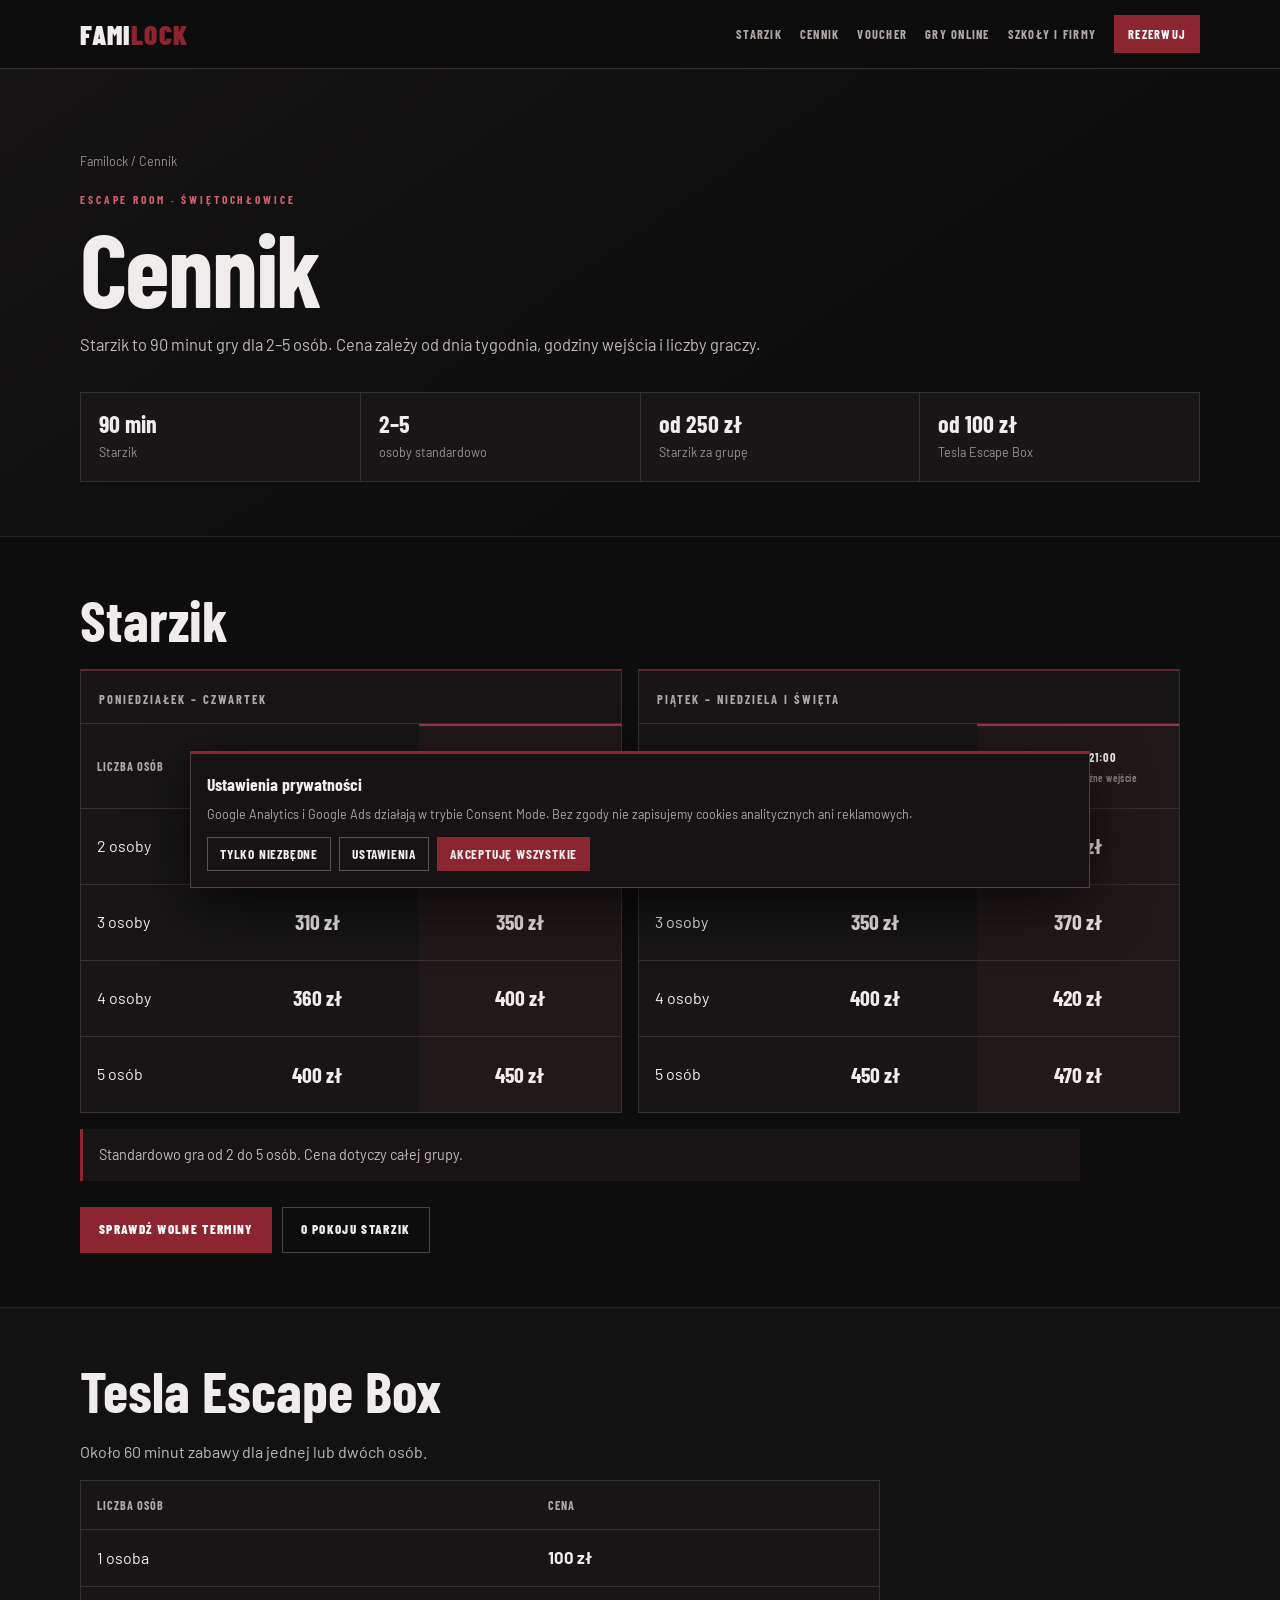
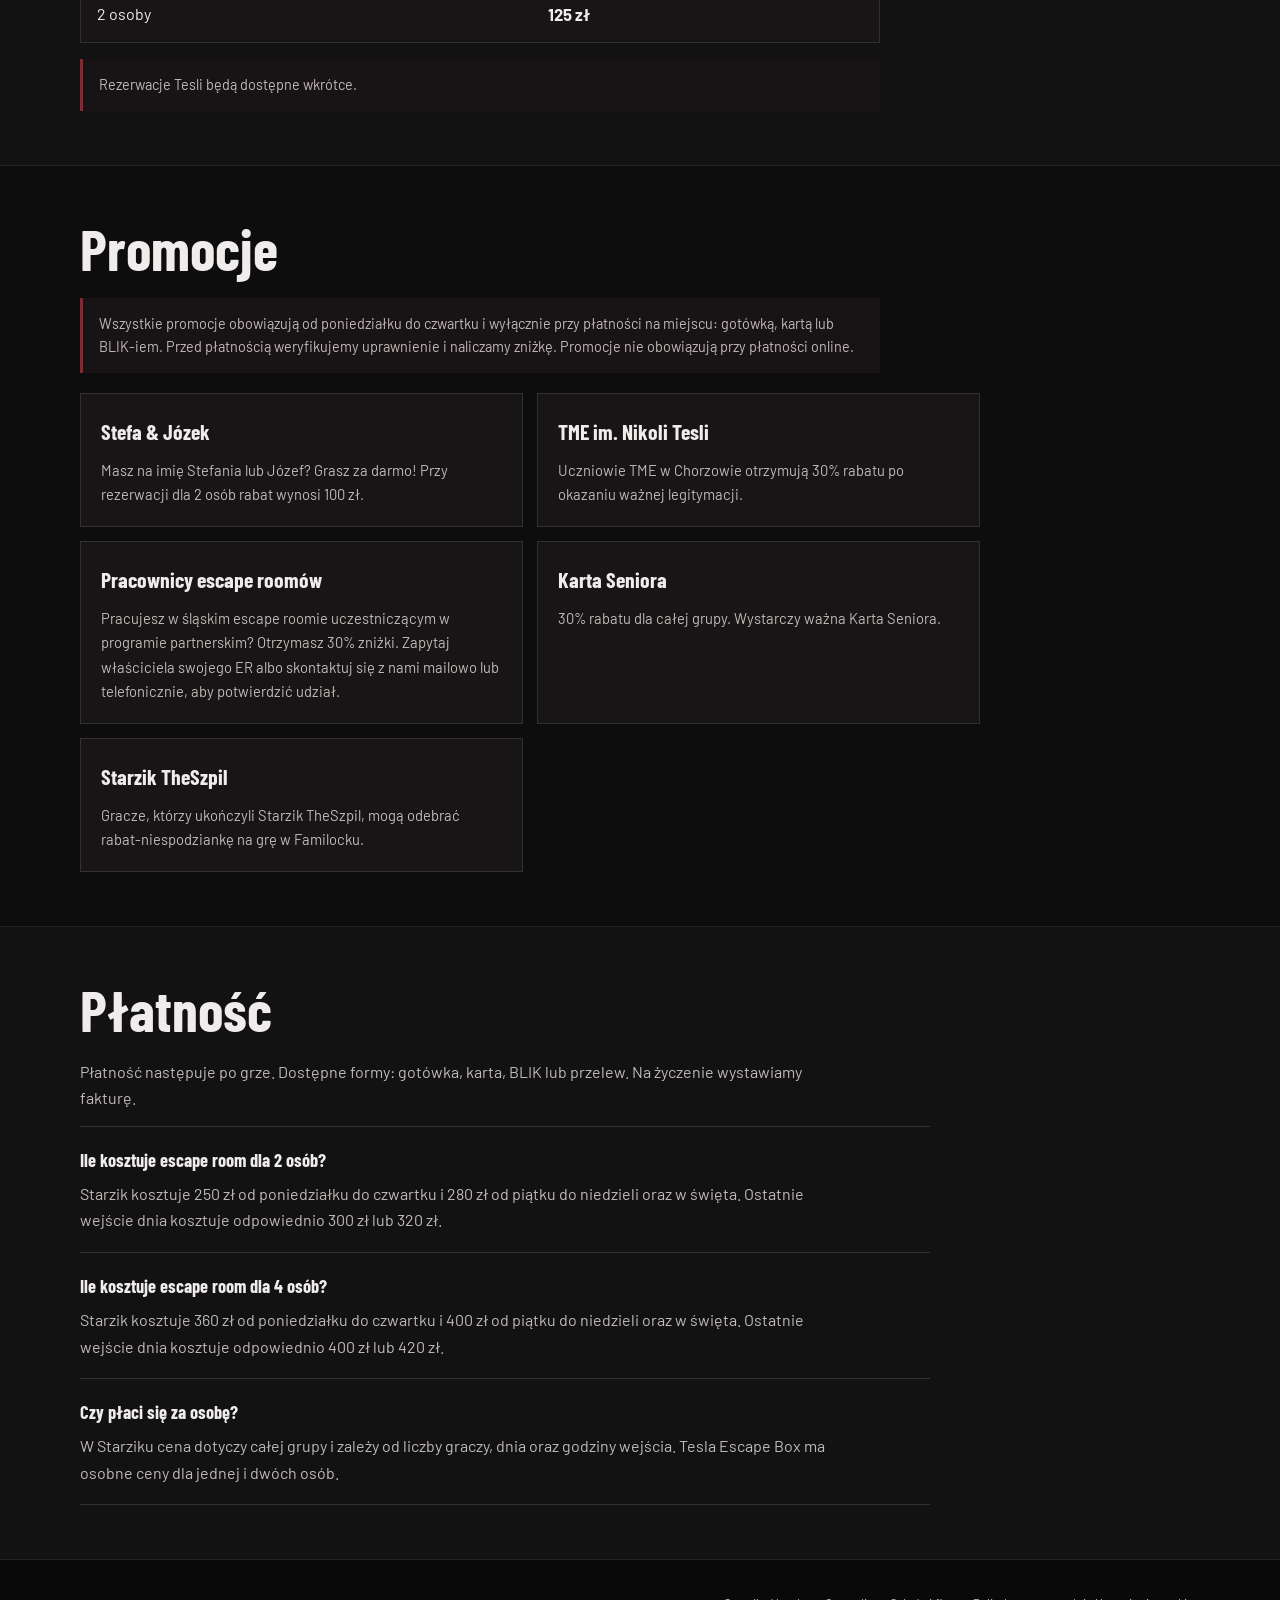
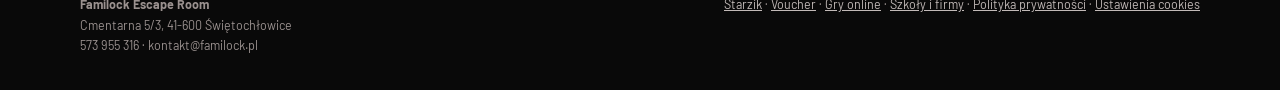
<file: cennik/index.html>
<!doctype html>
<html lang="pl">
<head>
<meta charset="UTF-8">
<meta name="viewport" content="width=device-width,initial-scale=1">
<title>Cennik Escape Room Familock | Świętochłowice</title>
<meta name="description" content="Cennik Familock w Świętochłowicach. Starzik od 250 zł za grupę, Tesla Escape Box od 100 zł. Sprawdź ceny i promocje.">
<meta name="robots" content="index,follow">
<link rel="canonical" href="https://familock.pl/cennik/">
<meta property="og:type" content="website">
<meta property="og:locale" content="pl_PL">
<meta property="og:site_name" content="Familock Escape Room">
<meta property="og:title" content="Cennik Escape Room Familock">
<meta property="og:description" content="Starzik od 250 zł za grupę, Tesla Escape Box od 100 zł. Aktualny cennik i promocje Familock.">
<meta property="og:url" content="https://familock.pl/cennik/">
<meta property="og:image" content="https://familock.pl/img/starzik/starzik-familock-escape-room-swietochlowice-02.webp">
<link rel="icon" href="/favicon.png">
<link rel="stylesheet" href="https://fonts.googleapis.com/css2?family=Barlow+Condensed:wght@600;700;800;900&family=Barlow:wght@300;400;500&display=swap">
<link rel="stylesheet" href="/subpage.css">
<style>
.price-groups{display:grid;grid-template-columns:repeat(2,minmax(0,1fr));gap:16px;max-width:1100px}
.price-group{border:1px solid #353030;border-top:2px solid #5a2a2e;background:#171515}
.price-group-head{padding:18px 18px 14px;border-bottom:1px solid #353030}
.price-group-days{font-family:'Barlow Condensed',Arial,sans-serif;font-size:.78rem;font-weight:700;letter-spacing:.16em;text-transform:uppercase;color:#b0a8a5}
.price-group .price-table{border:0;max-width:none}
.price-group .price-table tr:last-child td{border-bottom:0}
.price-group .price-table{table-layout:fixed}
.price-group .price-table th,.price-group .price-table td{text-align:center;vertical-align:middle}
.price-group .price-table thead tr{height:84px}
.price-group .price-table tbody tr{height:76px}
.price-group .price-table th:first-child,.price-group .price-table td:first-child{width:25%;text-align:left}
.price-group .price-table th span{display:block;margin-top:4px;font-size:.66rem;font-weight:600;letter-spacing:.04em;text-transform:none;color:#8f8684;line-height:1.25}
.price-group .price-table .late-column{background:rgba(90,42,46,.16)}
.price-group .price-table th.late-column{color:#f0ecec;box-shadow:inset 0 2px 0 #a03340}
.price-group .price-table td strong{font-family:'Barlow Condensed',Arial,sans-serif;font-size:1.35rem}
.price-groups+.note{max-width:1000px}
@media(max-width:760px){.price-groups{grid-template-columns:1fr}.price-group .price-table thead tr{height:76px}.price-group .price-table tbody tr{height:68px}.price-group .price-table th,.price-group .price-table td{padding:12px 7px}.price-group .price-table td strong{font-size:1.18rem}.price-group .price-table th:first-child,.price-group .price-table td:first-child{width:27%}}
</style>
<script type="application/ld+json">
{"@context":"https://schema.org","@graph":[{"@type":"WebPage","@id":"https://familock.pl/cennik/#page","url":"https://familock.pl/cennik/","name":"Cennik Escape Room Familock","description":"Cennik pokoju Starzik i gry Tesla Escape Box w Familocku w Świętochłowicach.","inLanguage":"pl-PL","isPartOf":{"@id":"https://familock.pl/#website"},"about":{"@id":"https://familock.pl/#business"}},{"@type":"WebSite","@id":"https://familock.pl/#website","url":"https://familock.pl/","name":"Familock Escape Room"},{"@type":"EntertainmentBusiness","@id":"https://familock.pl/#business","name":"Familock Escape Room","url":"https://familock.pl/","telephone":"+48573955316","email":"kontakt@familock.pl","priceRange":"100–470 PLN","address":{"@type":"PostalAddress","streetAddress":"ul. Cmentarna 5/3","addressLocality":"Świętochłowice","postalCode":"41-600","addressCountry":"PL"}},{"@type":"BreadcrumbList","itemListElement":[{"@type":"ListItem","position":1,"name":"Familock","item":"https://familock.pl/"},{"@type":"ListItem","position":2,"name":"Cennik","item":"https://familock.pl/cennik/"}]}]}
</script>
<script>
window.dataLayer=window.dataLayer||[];
window.gtag=window.gtag||function(){window.dataLayer.push(arguments)};
window.gtag('consent','default',{analytics_storage:'denied',ad_storage:'denied',ad_user_data:'denied',ad_personalization:'denied',wait_for_update:500});
window.gtag('set','ads_data_redaction',true);
window.gtag('js',new Date());
</script>
<!-- Google Tag Manager -->
<script>(function(w,d,s,l,i){w[l]=w[l]||[];w[l].push({'gtm.start':
new Date().getTime(),event:'gtm.js'});var f=d.getElementsByTagName(s)[0],
j=d.createElement(s),dl=l!='dataLayer'?'&l='+l:'';j.async=true;j.src=
'https://www.googletagmanager.com/gtm.js?id='+i+dl;f.parentNode.insertBefore(j,f);
})(window,document,'script','dataLayer','GTM-KNPD8QSZ');</script>
<!-- End Google Tag Manager -->
</head>
<body>
<!-- Google Tag Manager (noscript) -->
<noscript><iframe src="https://www.googletagmanager.com/ns.html?id=GTM-KNPD8QSZ" height="0" width="0" style="display:none;visibility:hidden"></iframe></noscript>
<!-- End Google Tag Manager (noscript) -->
<header class="nav"><div class="nav-inner"><a class="logo" href="/">FAMI<span>LOCK</span></a><nav class="nav-links" aria-label="Nawigacja"><a href="/starzik/">Starzik</a><a href="/cennik/">Cennik</a><a href="/voucher/">Voucher</a><a href="/gry-online/">Gry online</a><a href="/dla-szkol-i-firm/">Szkoły i firmy</a><a class="cta" data-booking-link href="/starzik/#rezerwacja">Rezerwuj</a></nav></div></header>
<main>
<section class="hero"><div class="wrap"><div class="crumbs"><a href="/">Familock</a> / Cennik</div><p class="eyebrow">Escape room · Świętochłowice</p><h1>Cennik</h1><p class="lead">Starzik to 90 minut gry dla 2–5 osób. Cena zależy od dnia tygodnia, godziny wejścia i liczby graczy.</p><div class="facts"><div class="fact"><strong>90 min</strong><span>Starzik</span></div><div class="fact"><strong>2–5</strong><span>osoby standardowo</span></div><div class="fact"><strong>od 250 zł</strong><span>Starzik za grupę</span></div><div class="fact"><strong>od 100 zł</strong><span>Tesla Escape Box</span></div></div></div></section>

<section class="section" id="starzik-prices"><div class="wrap"><h2>Starzik</h2>
  <div class="price-groups">
    <article class="price-group" data-price-group="weekday">
      <div class="price-group-head"><div class="price-group-days">Poniedziałek – Czwartek</div></div>
      <table class="price-table"><thead><tr><th>Liczba osób</th><th>16:00 i 18:30<span>Wcześniejsze wejścia</span></th><th class="late-column">21:00<span>Późne wejście</span></th></tr></thead><tbody><tr><td>2 osoby</td><td><strong data-price-tier="weekday-standard" data-players="2">250 zł</strong></td><td class="late-column"><strong data-price-tier="weekday-late" data-players="2">300 zł</strong></td></tr><tr><td>3 osoby</td><td><strong data-price-tier="weekday-standard" data-players="3">310 zł</strong></td><td class="late-column"><strong data-price-tier="weekday-late" data-players="3">350 zł</strong></td></tr><tr><td>4 osoby</td><td><strong data-price-tier="weekday-standard" data-players="4">360 zł</strong></td><td class="late-column"><strong data-price-tier="weekday-late" data-players="4">400 zł</strong></td></tr><tr><td>5 osób</td><td><strong data-price-tier="weekday-standard" data-players="5">400 zł</strong></td><td class="late-column"><strong data-price-tier="weekday-late" data-players="5">450 zł</strong></td></tr></tbody></table>
    </article>
    <article class="price-group" data-price-group="weekend">
      <div class="price-group-head"><div class="price-group-days">Piątek – Niedziela i święta</div></div>
      <table class="price-table"><thead><tr><th>Liczba osób</th><th>Do 18:30<span>Wcześniejsze wejścia</span></th><th class="late-column">Pt.–sob. 21:00<span>Niedz. 20:30 · późne wejście</span></th></tr></thead><tbody><tr><td>2 osoby</td><td><strong data-price-tier="weekend-standard" data-players="2">280 zł</strong></td><td class="late-column"><strong data-price-tier="weekend-late" data-players="2">320 zł</strong></td></tr><tr><td>3 osoby</td><td><strong data-price-tier="weekend-standard" data-players="3">350 zł</strong></td><td class="late-column"><strong data-price-tier="weekend-late" data-players="3">370 zł</strong></td></tr><tr><td>4 osoby</td><td><strong data-price-tier="weekend-standard" data-players="4">400 zł</strong></td><td class="late-column"><strong data-price-tier="weekend-late" data-players="4">420 zł</strong></td></tr><tr><td>5 osób</td><td><strong data-price-tier="weekend-standard" data-players="5">450 zł</strong></td><td class="late-column"><strong data-price-tier="weekend-late" data-players="5">470 zł</strong></td></tr></tbody></table>
    </article>
  </div>
  <div class="note">Standardowo gra od 2 do 5 osób. Cena dotyczy całej grupy.</div>
  <div class="actions"><a class="btn primary" data-booking-link href="/starzik/#rezerwacja">Sprawdź wolne terminy</a><a class="btn" href="/starzik/">O pokoju Starzik</a></div>
</div></section>

<section class="section alt"><div class="wrap"><h2>Tesla Escape Box</h2><p>Około 60 minut zabawy dla jednej lub dwóch osób.</p><table class="price-table"><thead><tr><th>Liczba osób</th><th>Cena</th></tr></thead><tbody><tr><td>1 osoba</td><td><strong>100 zł</strong></td></tr><tr><td>2 osoby</td><td><strong>125 zł</strong></td></tr></tbody></table><div class="note">Rezerwacje Tesli będą dostępne wkrótce.</div></div></section>

<section class="section" id="promocje"><div class="wrap"><h2>Promocje</h2><div class="note" style="margin:0 0 20px">Wszystkie promocje obowiązują od poniedziałku do czwartku i wyłącznie przy płatności na miejscu: gotówką, kartą lub BLIK-iem. Przed płatnością weryfikujemy uprawnienie i naliczamy zniżkę. Promocje nie obowiązują przy płatności online.</div><div class="cards"><article class="card"><h3>Stefa &amp; Józek</h3><p>Masz na imię Stefania lub Józef? Grasz za darmo! Przy rezerwacji dla 2 osób rabat wynosi 100 zł.</p></article><article class="card"><h3>TME im. Nikoli Tesli</h3><p>Uczniowie TME w Chorzowie otrzymują 30% rabatu po okazaniu ważnej legitymacji.</p></article><article class="card"><h3>Pracownicy escape roomów</h3><p>Pracujesz w śląskim escape roomie uczestniczącym w programie partnerskim? Otrzymasz 30% zniżki. Zapytaj właściciela swojego ER albo skontaktuj się z nami mailowo lub telefonicznie, aby potwierdzić udział.</p></article><article class="card"><h3>Karta Seniora</h3><p>30% rabatu dla całej grupy. Wystarczy ważna Karta Seniora.</p></article><article class="card"><h3>Starzik TheSzpil</h3><p>Gracze, którzy ukończyli Starzik TheSzpil, mogą odebrać rabat-niespodziankę na grę w Familocku.</p></article></div></div></section>

<section class="section alt"><div class="wrap"><h2>Płatność</h2><p>Płatność następuje po grze. Dostępne formy: gotówka, karta, BLIK lub przelew. Na życzenie wystawiamy fakturę.</p><div class="qa"><div class="qa-item"><h3>Ile kosztuje escape room dla 2 osób?</h3><p>Starzik kosztuje 250 zł od poniedziałku do czwartku i 280 zł od piątku do niedzieli oraz w święta. Ostatnie wejście dnia kosztuje odpowiednio 300 zł lub 320 zł.</p></div><div class="qa-item"><h3>Ile kosztuje escape room dla 4 osób?</h3><p>Starzik kosztuje 360 zł od poniedziałku do czwartku i 400 zł od piątku do niedzieli oraz w święta. Ostatnie wejście dnia kosztuje odpowiednio 400 zł lub 420 zł.</p></div><div class="qa-item"><h3>Czy płaci się za osobę?</h3><p>W Starziku cena dotyczy całej grupy i zależy od liczby graczy, dnia oraz godziny wejścia. Tesla Escape Box ma osobne ceny dla jednej i dwóch osób.</p></div></div></div></section>
</main>
<footer class="footer"><div class="wrap footer-grid"><div><strong>Familock Escape Room</strong><br>Cmentarna 5/3, 41-600 Świętochłowice<br>573 955 316 · kontakt@familock.pl</div><div><a href="/starzik/">Starzik</a> · <a href="/voucher/">Voucher</a> · <a href="/gry-online/">Gry online</a> · <a href="/dla-szkol-i-firm/">Szkoły i firmy</a> · <a href="/polityka.html">Polityka prywatności</a></div></div></footer>
<div id="cookie-consent" class="cookie" hidden><strong>Ustawienia prywatności</strong><p>Google Analytics i Google Ads działają w trybie Consent Mode. Bez zgody nie zapisujemy cookies analitycznych ani reklamowych.</p><div id="cookie-settings" class="cookie-settings" hidden><label for="cookie-analytics">Analityczne - Google Analytics</label><input id="cookie-analytics" type="checkbox"><label for="cookie-marketing">Reklamowe - pomiar Google Ads</label><input id="cookie-marketing" type="checkbox"></div><div class="cookie-actions"><button id="cookie-necessary">Tylko niezbędne</button><button id="cookie-toggle-settings">Ustawienia</button><button id="cookie-save" hidden>Zapisz wybór</button><button id="cookie-accept-all" class="primary">Akceptuję wszystkie</button></div></div>
<script src="/subpage.js"></script>
</body>
</html>
</file>
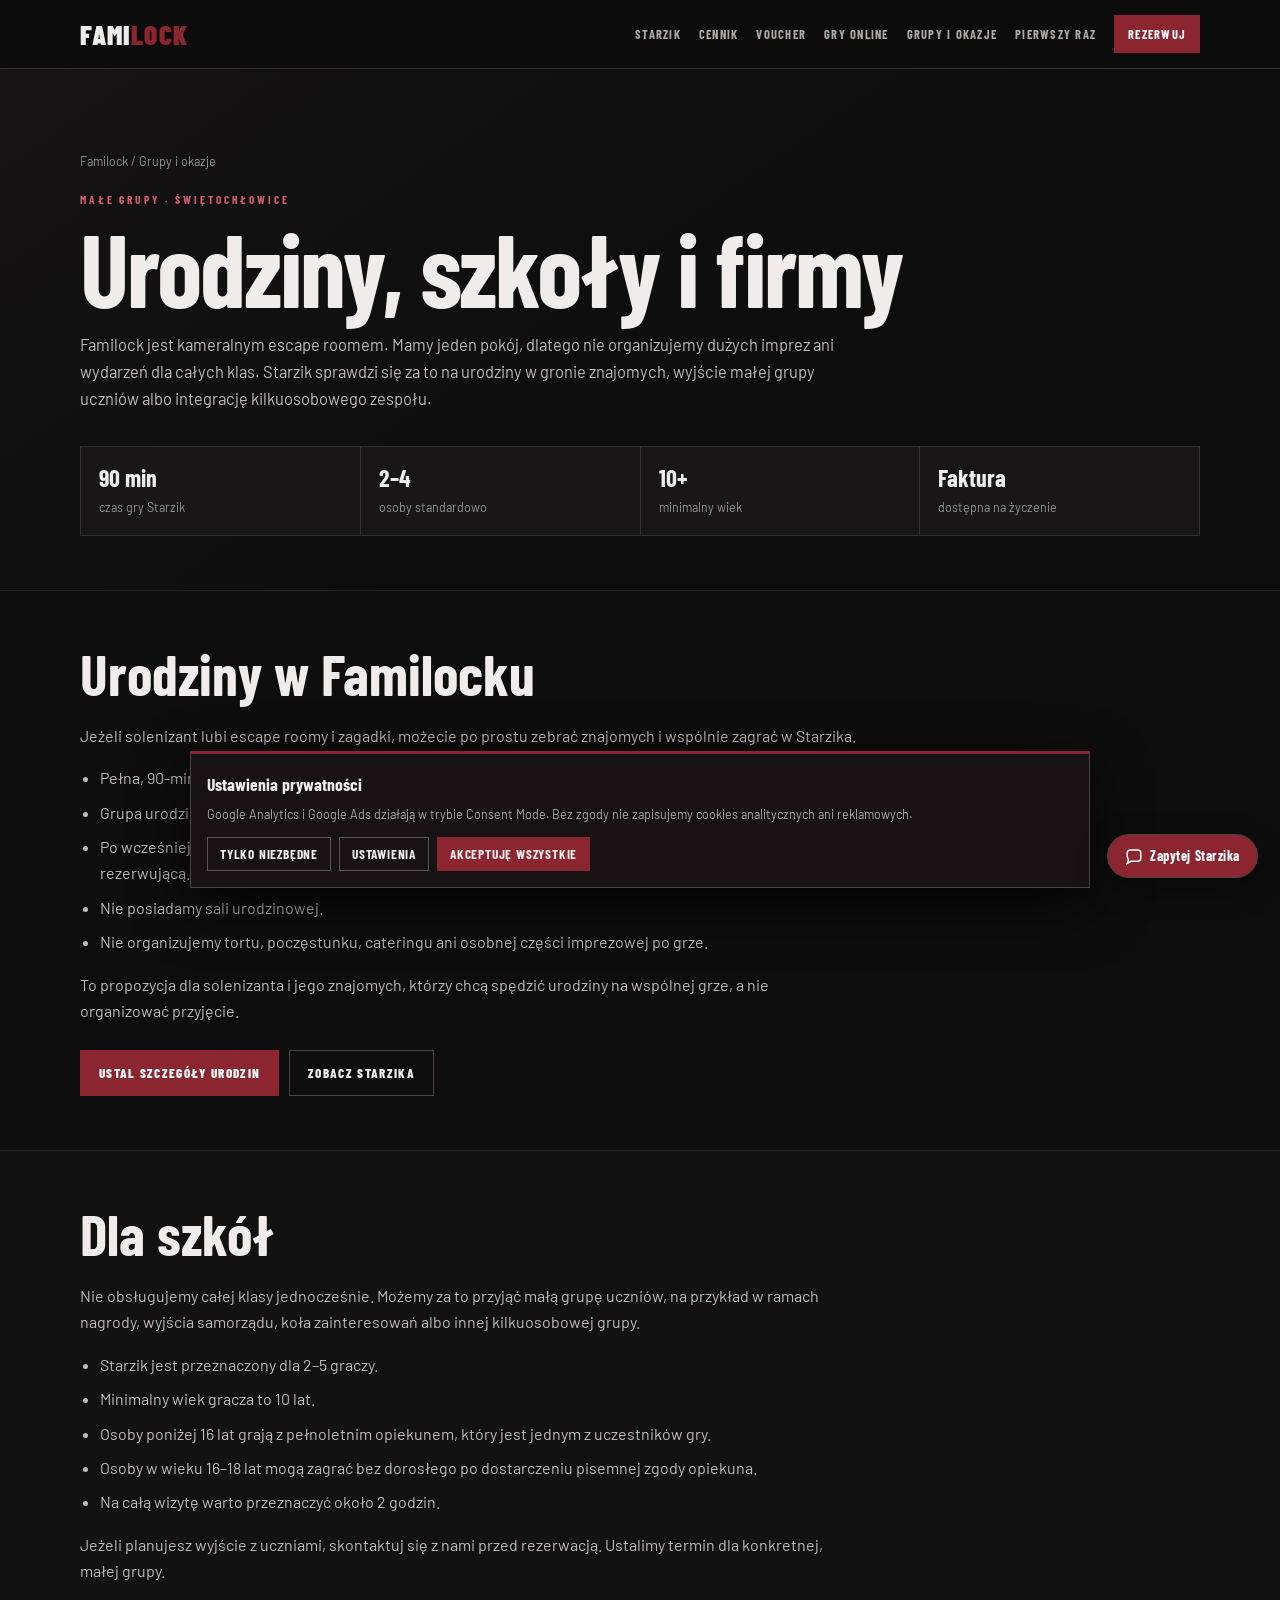
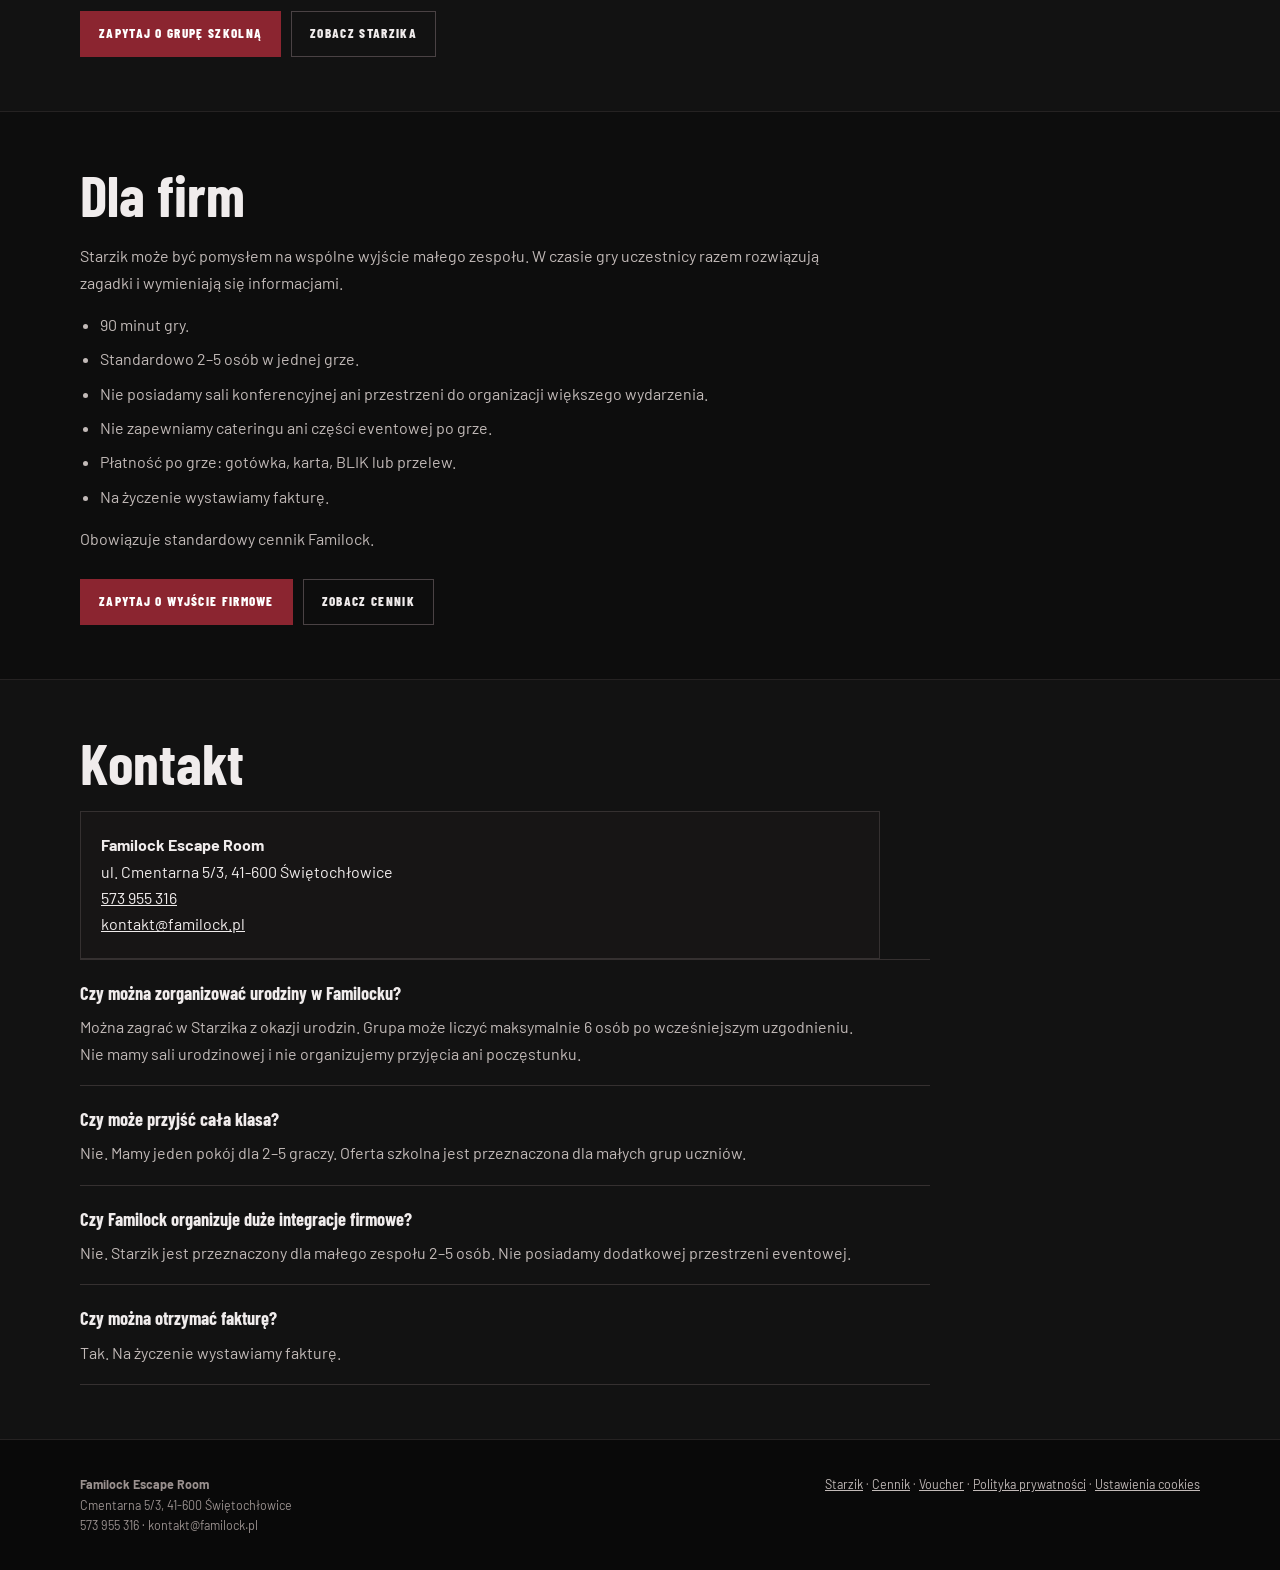
<file: dla-szkol-i-firm/index.html>
<!doctype html><html lang="pl"><head><meta charset="UTF-8"><meta name="viewport" content="width=device-width,initial-scale=1"><title>Urodziny, Szkoły i Firmy | Familock Escape Room</title><meta name="description" content="Familock dla małych grup: urodziny ze znajomymi, wyjście kilku uczniów lub integracja małego zespołu. Starzik: 90 minut gry w Świętochłowicach."><meta name="robots" content="index,follow"><link rel="canonical" href="https://familock.pl/dla-szkol-i-firm/"><meta property="og:type" content="website"><meta property="og:locale" content="pl_PL"><meta property="og:site_name" content="Familock Escape Room"><meta property="og:title" content="Urodziny, Szkoły i Firmy | Familock"><meta property="og:description" content="Starzik dla małych grup: urodziny ze znajomymi, wyjście kilku uczniów lub małego zespołu firmowego."><meta property="og:url" content="https://familock.pl/dla-szkol-i-firm/"><meta property="og:image" content="https://familock.pl/img/starzik/starzik-familock-escape-room-swietochlowice-02.webp"><link rel="icon" href="/favicon.png"><link rel="stylesheet" href="https://fonts.googleapis.com/css2?family=Barlow+Condensed:wght@600;700;800;900&family=Barlow:wght@300;400;500&display=swap"><link rel="stylesheet" href="/subpage.css"><script type="application/ld+json">{"@context":"https://schema.org","@graph":[{"@type":"WebPage","@id":"https://familock.pl/dla-szkol-i-firm/#page","url":"https://familock.pl/dla-szkol-i-firm/","name":"Urodziny, Szkoły i Firmy | Familock","description":"Informacje o grze w Familocku dla małych grup urodzinowych, szkolnych i firmowych.","inLanguage":"pl-PL","isPartOf":{"@id":"https://familock.pl/#website"},"about":{"@id":"https://familock.pl/dla-szkol-i-firm/#service"}},{"@type":"Service","@id":"https://familock.pl/dla-szkol-i-firm/#service","name":"Escape room dla małych grup i na urodziny","serviceType":"Escape room dla małych grup","provider":{"@id":"https://familock.pl/#business"},"areaServed":{"@type":"AdministrativeArea","name":"Śląsk"}},{"@type":"EntertainmentBusiness","@id":"https://familock.pl/#business","name":"Familock Escape Room","url":"https://familock.pl/","telephone":"+48573955316","email":"kontakt@familock.pl","address":{"@type":"PostalAddress","streetAddress":"ul. Cmentarna 5/3","addressLocality":"Świętochłowice","postalCode":"41-600","addressCountry":"PL"}},{"@type":"WebSite","@id":"https://familock.pl/#website","url":"https://familock.pl/","name":"Familock Escape Room"},{"@type":"BreadcrumbList","itemListElement":[{"@type":"ListItem","position":1,"name":"Familock","item":"https://familock.pl/"},{"@type":"ListItem","position":2,"name":"Grupy i okazje","item":"https://familock.pl/dla-szkol-i-firm/"}]}]}</script><script>window.dataLayer=window.dataLayer||[];window.gtag=window.gtag||function(){window.dataLayer.push(arguments)};window.gtag('consent','default',{analytics_storage:'denied',ad_storage:'denied',ad_user_data:'denied',ad_personalization:'denied',wait_for_update:500});window.gtag('set','ads_data_redaction',true);window.gtag('js',new Date());</script><!-- Google Tag Manager -->
<script>(function(w,d,s,l,i){w[l]=w[l]||[];w[l].push({'gtm.start':
new Date().getTime(),event:'gtm.js'});var f=d.getElementsByTagName(s)[0],
j=d.createElement(s),dl=l!='dataLayer'?'&l='+l:'';j.async=true;j.src=
'https://www.googletagmanager.com/gtm.js?id='+i+dl;f.parentNode.insertBefore(j,f);
})(window,document,'script','dataLayer','GTM-KNPD8QSZ');</script>
<!-- End Google Tag Manager -->
</head><body>
<!-- Google Tag Manager (noscript) -->
<noscript><iframe src="https://www.googletagmanager.com/ns.html?id=GTM-KNPD8QSZ"
height="0" width="0" style="display:none;visibility:hidden"></iframe></noscript>
<!-- End Google Tag Manager (noscript) -->
<header class="nav"><div class="nav-inner"><a class="logo" href="/">FAMI<span>LOCK</span></a><nav class="nav-links" aria-label="Nawigacja"><a href="/starzik/">Starzik</a><a href="/cennik/">Cennik</a><a href="/voucher/">Voucher</a><a href="/gry-online/">Gry online</a><a href="/dla-szkol-i-firm/">Grupy i okazje</a><a href="/pierwszy-escape-room/">Pierwszy raz</a><a class="cta" data-booking-link href="/starzik/#rezerwacja">Rezerwuj</a></nav></div></header><main><section class="hero"><div class="wrap"><div class="crumbs"><a href="/">Familock</a> / Grupy i okazje</div><p class="eyebrow">Małe grupy · Świętochłowice</p><h1>Urodziny, szkoły i firmy</h1><p class="lead">Familock jest kameralnym escape roomem. Mamy jeden pokój, dlatego nie organizujemy dużych imprez ani wydarzeń dla całych klas. Starzik sprawdzi się za to na urodziny w gronie znajomych, wyjście małej grupy uczniów albo integrację kilkuosobowego zespołu.</p><div class="facts"><div class="fact"><strong>90 min</strong><span>czas gry Starzik</span></div><div class="fact"><strong>2–4</strong><span>osoby standardowo</span></div><div class="fact"><strong>10+</strong><span>minimalny wiek</span></div><div class="fact"><strong>Faktura</strong><span>dostępna na życzenie</span></div></div></div></section><section class="section"><div class="wrap"><h2>Urodziny w Familocku</h2><p>Jeżeli solenizant lubi escape roomy i zagadki, możecie po prostu zebrać znajomych i wspólnie zagrać w Starzika.</p><ul class="plain-list"><li>Pełna, 90-minutowa gra w Starzika.</li><li>Grupa urodzinowa może liczyć maksymalnie 6 osób, po wcześniejszym uzgodnieniu.</li><li>Po wcześniejszym ustaleniu możemy schować w pokoju niewielki prezent lub kartkę przekazaną przez osobę rezerwującą.</li><li>Nie posiadamy sali urodzinowej.</li><li>Nie organizujemy tortu, poczęstunku, cateringu ani osobnej części imprezowej po grze.</li></ul><p>To propozycja dla solenizanta i jego znajomych, którzy chcą spędzić urodziny na wspólnej grze, a nie organizować przyjęcie.</p><div class="actions"><a class="btn primary" href="mailto:kontakt@familock.pl?subject=Urodziny%20-%20Familock">Ustal szczegóły urodzin</a><a class="btn" href="/starzik/">Zobacz Starzika</a></div></div></section><section class="section alt"><div class="wrap"><h2>Dla szkół</h2><p>Nie obsługujemy całej klasy jednocześnie. Możemy za to przyjąć małą grupę uczniów, na przykład w ramach nagrody, wyjścia samorządu, koła zainteresowań albo innej kilkuosobowej grupy.</p><ul class="plain-list"><li>Starzik jest przeznaczony dla 2–5 graczy.</li><li>Minimalny wiek gracza to 10 lat.</li><li>Osoby poniżej 16 lat grają z pełnoletnim opiekunem, który jest jednym z uczestników gry.</li><li>Osoby w wieku 16–18 lat mogą zagrać bez dorosłego po dostarczeniu pisemnej zgody opiekuna.</li><li>Na całą wizytę warto przeznaczyć około 2 godzin.</li></ul><p>Jeżeli planujesz wyjście z uczniami, skontaktuj się z nami przed rezerwacją. Ustalimy termin dla konkretnej, małej grupy.</p><div class="actions"><a class="btn primary" href="mailto:kontakt@familock.pl?subject=Mała%20grupa%20szkolna%20-%20Familock">Zapytaj o grupę szkolną</a><a class="btn" href="/starzik/">Zobacz Starzika</a></div></div></section><section class="section"><div class="wrap"><h2>Dla firm</h2><p>Starzik może być pomysłem na wspólne wyjście małego zespołu. W czasie gry uczestnicy razem rozwiązują zagadki i wymieniają się informacjami.</p><ul class="plain-list"><li>90 minut gry.</li><li>Standardowo 2–5 osób w jednej grze.</li><li>Nie posiadamy sali konferencyjnej ani przestrzeni do organizacji większego wydarzenia.</li><li>Nie zapewniamy cateringu ani części eventowej po grze.</li><li>Płatność po grze: gotówka, karta, BLIK lub przelew.</li><li>Na życzenie wystawiamy fakturę.</li></ul><p>Obowiązuje standardowy cennik Familock.</p><div class="actions"><a class="btn primary" href="mailto:kontakt@familock.pl?subject=Mały%20zespół%20firmowy%20-%20Familock">Zapytaj o wyjście firmowe</a><a class="btn" href="/cennik/">Zobacz cennik</a></div></div></section><section class="section alt"><div class="wrap"><h2>Kontakt</h2><div class="contact-box"><strong>Familock Escape Room</strong><br>ul. Cmentarna 5/3, 41-600 Świętochłowice<br><a href="tel:+48573955316">573 955 316</a><br><a href="mailto:kontakt@familock.pl">kontakt@familock.pl</a></div><div class="qa"><div class="qa-item"><h3>Czy można zorganizować urodziny w Familocku?</h3><p>Można zagrać w Starzika z okazji urodzin. Grupa może liczyć maksymalnie 6 osób po wcześniejszym uzgodnieniu. Nie mamy sali urodzinowej i nie organizujemy przyjęcia ani poczęstunku.</p></div><div class="qa-item"><h3>Czy może przyjść cała klasa?</h3><p>Nie. Mamy jeden pokój dla 2–5 graczy. Oferta szkolna jest przeznaczona dla małych grup uczniów.</p></div><div class="qa-item"><h3>Czy Familock organizuje duże integracje firmowe?</h3><p>Nie. Starzik jest przeznaczony dla małego zespołu 2–5 osób. Nie posiadamy dodatkowej przestrzeni eventowej.</p></div><div class="qa-item"><h3>Czy można otrzymać fakturę?</h3><p>Tak. Na życzenie wystawiamy fakturę.</p></div></div></div></section></main><footer class="footer"><div class="wrap footer-grid"><div><strong>Familock Escape Room</strong><br>Cmentarna 5/3, 41-600 Świętochłowice<br>573 955 316 · kontakt@familock.pl</div><div><a href="/starzik/">Starzik</a> · <a href="/cennik/">Cennik</a> · <a href="/voucher/">Voucher</a> · <a href="/polityka.html">Polityka prywatności</a></div></div></footer><div id="cookie-consent" class="cookie" hidden><strong>Ustawienia prywatności</strong><p>Google Analytics i Google Ads działają w trybie Consent Mode. Bez zgody nie zapisujemy cookies analitycznych ani reklamowych.</p><div id="cookie-settings" class="cookie-settings" hidden><label for="cookie-analytics">Analityczne - Google Analytics</label><input id="cookie-analytics" type="checkbox"><label for="cookie-marketing">Reklamowe - pomiar Google Ads</label><input id="cookie-marketing" type="checkbox"></div><div class="cookie-actions"><button id="cookie-necessary">Tylko niezbędne</button><button id="cookie-toggle-settings">Ustawienia</button><button id="cookie-save" hidden>Zapisz wybór</button><button id="cookie-accept-all" class="primary">Akceptuję wszystkie</button></div></div><script src="/subpage.js"></script><!-- Familock AI chat -->
<style>
#familock-ai-launch{position:fixed;right:22px;bottom:22px;z-index:9997;border:1px solid #4a4244;background:#8b2530;color:#fff;border-radius:999px;padding:12px 17px;font:700 14px "Barlow Condensed",sans-serif;letter-spacing:.04em;cursor:pointer;box-shadow:0 10px 30px rgba(0,0,0,.35)}
#familock-ai-launch:hover{background:#a03340}
#familock-ai-box{position:fixed;right:22px;bottom:78px;z-index:9998;width:min(460px,calc(100vw - 24px));height:auto!important;max-height:min(570px,calc(100vh - 100px));background:#121212;border:1px solid #353030;border-radius:14px;box-shadow:0 24px 70px rgba(0,0,0,.55);display:none;overflow:hidden;font-family:"Barlow",sans-serif}
#familock-ai-box.open{display:flex;flex-direction:column;min-height:0!important}
.fai-head{padding:15px 16px;background:#1c1a1a;border-bottom:1px solid #353030;display:flex;align-items:center;justify-content:space-between}
.fai-title{font:700 18px "Barlow Condensed",sans-serif;letter-spacing:.04em;color:#f0ecec}.fai-sub{font-size:11px;color:#9a918f}
.fai-close{border:0;background:transparent;color:#b0a8a5;font-size:24px;cursor:pointer;line-height:1}
#familock-ai-messages{flex:0 1 auto;min-height:0;max-height:330px;overflow:auto;padding:18px;display:flex;flex-direction:column;gap:12px}
.fai-msg{max-width:86%;padding:12px 14px;border-radius:12px;font-size:14px;line-height:1.55;white-space:pre-wrap}
.fai-bot{align-self:flex-start;background:#211f1f;color:#f0ecec;border:1px solid #353030}.fai-user{align-self:flex-end;background:#8b2530;color:#fff}
.fai-quick{display:flex;gap:7px;flex-wrap:wrap;padding:0 18px 12px}.fai-quick button{border:1px solid #4a4244;background:#161616;color:#b0a8a5;border-radius:999px;padding:6px 9px;font:600 11px "Barlow",sans-serif;cursor:pointer}.fai-quick button:hover{border-color:#8b2530;color:#f0ecec}.fai-quick button.fai-book{background:#8b2530;border-color:#8b2530;color:#fff}.fai-quick button.fai-book:hover{background:#a02d39}
.fai-form{display:flex;gap:8px;padding:12px;border-top:1px solid #353030;background:#161616}.fai-form input{min-width:0;flex:1;background:#0d0d0d;color:#f0ecec;border:1px solid #353030;border-radius:9px;padding:10px 11px;font:400 13px "Barlow",sans-serif;outline:none}.fai-form input:focus{border-color:#8b2530}.fai-form button{border:0;border-radius:9px;background:#8b2530;color:#fff;padding:0 13px;font-weight:700;cursor:pointer}
.fai-note{padding:0 12px 9px;background:#161616;color:#777;font-size:9px;text-align:center}#familock-ai-box:after{display:none!important;content:none!important}
@media(max-width:520px){#familock-ai-launch{right:12px;bottom:12px}#familock-ai-box{left:8px;right:8px;bottom:64px;width:auto;height:auto;max-height:calc(100dvh - 82px);border-radius:14px}.fai-head{padding:13px 14px}#familock-ai-messages{padding:14px}.fai-msg{max-width:92%;font-size:14px}.fai-quick{padding:0 14px 10px}.fai-form{padding:10px}.fai-note{padding:0 10px 8px}}
</style>
<button id="familock-ai-launch" type="button" aria-controls="familock-ai-box" aria-expanded="false"><svg width="18" height="18" viewBox="0 0 24 24" fill="none" stroke="currentColor" stroke-width="2" aria-hidden="true" style="vertical-align:-4px;margin-right:7px"><path d="M21 15a4 4 0 0 1-4 4H8l-5 3 1.7-5.1A7 7 0 0 1 3 12V8a4 4 0 0 1 4-4h10a4 4 0 0 1 4 4z"/></svg>Zapytej Starzika</button>
<section id="familock-ai-box" role="dialog" aria-label="Czat Familock" aria-hidden="true">
  <div class="fai-head"><div><div class="fai-title">Zapytej Starzika</div><div class="fai-sub">Pomoc przed wizytą w Starziku</div></div><button class="fai-close" type="button" aria-label="Zamknij czat">×</button></div>
  <div id="familock-ai-messages"><div class="fai-msg fai-bot">Pyrsk! Zapytej mie o Familock, Starzika, voucher i co jeszcze chcesz w związku z escape roomem.</div></div>
  <div class="fai-quick"><button type="button" class="fai-book" data-prompt="Chcę zarezerwować Starzika.">Zarezerwuj</button><button type="button" data-prompt="Jaki jest najbliższy wolny termin?">Najbliższy termin</button><button type="button" data-prompt="Chcę kupić voucher do Starzika.">Voucher</button><button type="button" data-prompt="Czy mogę poprosić o fakturę do rezerwacji?">Faktura</button><button type="button" data-prompt="Ile kosztuje gra w Starzika?">Cena</button></div>
  <form class="fai-form"><input id="familock-ai-input" maxlength="500" autocomplete="off" placeholder="Napisz pytanie…" aria-label="Wiadomość"><button type="submit">Wyślij</button></form>
  <div class="fai-note">Przy rezerwacji możesz podać dane kontaktowe potrzebne do utworzenia jej w LockMe.</div>
</section>
<script>
(function(){
  var endpoint='https://xyivrakegwybwhmmcawq.supabase.co/functions/v1/familock-chat';
  var launch=document.getElementById('familock-ai-launch'),box=document.getElementById('familock-ai-box'),close=box.querySelector('.fai-close'),form=box.querySelector('.fai-form'),input=document.getElementById('familock-ai-input'),messagesEl=document.getElementById('familock-ai-messages'),quick=box.querySelector('.fai-quick');
  var history=[],busy=false;
  var conversationId=(function(){
    var key='familock_ai_conversation_id';
    try{
      var existing=sessionStorage.getItem(key);
      if(existing)return existing;
      var created=(window.crypto&&typeof window.crypto.randomUUID==='function')?window.crypto.randomUUID():('chat_'+Date.now().toString(36)+'_'+Math.random().toString(36).slice(2,10));
      sessionStorage.setItem(key,created);
      return created;
    }catch(e){
      return 'chat_'+Date.now().toString(36)+'_'+Math.random().toString(36).slice(2,10);
    }
  })();
  function toggle(open){box.classList.toggle('open',open);box.setAttribute('aria-hidden',open?'false':'true');launch.setAttribute('aria-expanded',open?'true':'false');if(open)setTimeout(function(){input.focus()},50)}
  function cleanBot(text){return String(text||'').replace(/\*\*/g,'').replace(/^\s*[-*]\s+/gm,'• ')}
  function add(text,who){var d=document.createElement('div');d.className='fai-msg '+(who==='user'?'fai-user':'fai-bot');d.textContent=who==='user'?text:cleanBot(text);messagesEl.appendChild(d);messagesEl.scrollTop=messagesEl.scrollHeight;return d}
  async function ask(text,source){
    text=(text||'').trim();if(!text||busy)return;source=source==='quick'?'quick':'typed';busy=true;input.value='';add(text,'user');history.push({role:'user',content:text});if(history.length>10)history=history.slice(-10);
    var wait=add('Chwileczkę…','bot');
    try{var r=await fetch(endpoint,{method:'POST',headers:{'Content-Type':'application/json'},body:JSON.stringify({messages:history,meta:{conversationId:conversationId,pagePath:location.pathname,source:source}})});var data=await r.json();wait.remove();if(!r.ok)throw new Error(data.error||'Błąd');var answer=data.answer||'Nie udało mi się odpowiedzieć.';add(answer,'bot');history.push({role:'assistant',content:answer});if(history.length>10)history=history.slice(-10)}
    catch(e){wait.remove();add(e.message==='Czat jest jeszcze konfigurowany.'?e.message:'Czat jest chwilowo niedostępny. Spróbuj ponownie później.','bot')}
    finally{busy=false}
  }
  launch.addEventListener('click',function(){toggle(!box.classList.contains('open'))});close.addEventListener('click',function(){toggle(false)});
  form.addEventListener('submit',function(e){e.preventDefault();ask(input.value,'typed')});
  quick.addEventListener('click',function(e){if(e.target.tagName==='BUTTON')ask(e.target.getAttribute('data-prompt')||e.target.textContent,'quick')});
  document.addEventListener('keydown',function(e){if(e.key==='Escape'&&box.classList.contains('open'))toggle(false)});
})();
</script>
<!-- /Familock AI chat -->

</body></html>
</file>
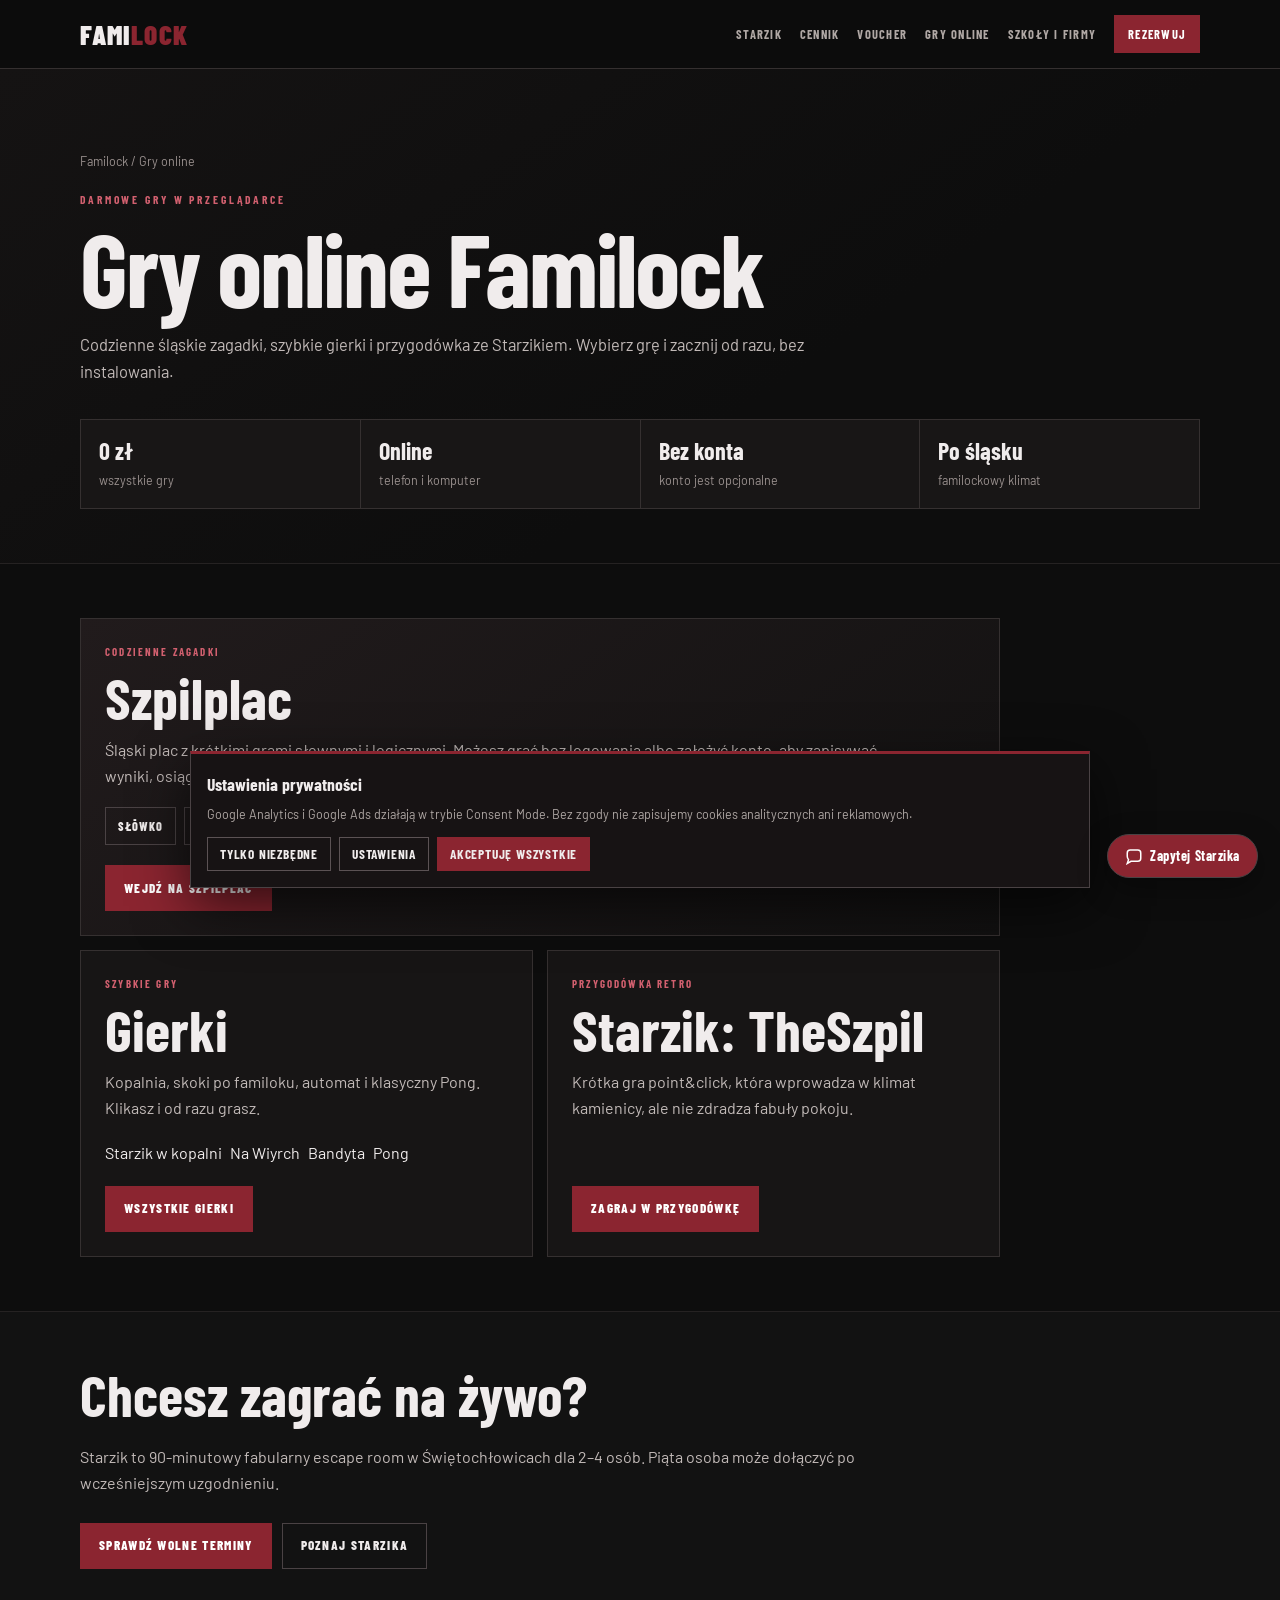
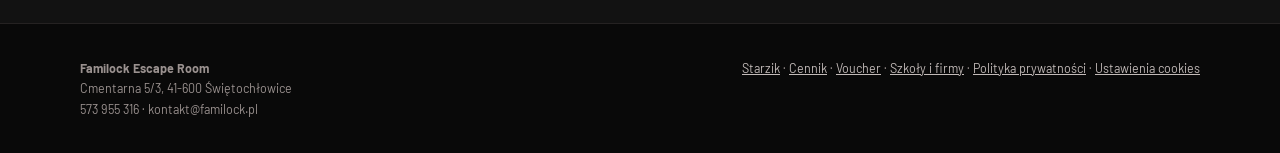
<file: gry-online/index.html>
<!doctype html>
<html lang="pl">
<head>
<meta charset="UTF-8">
<meta name="viewport" content="width=device-width,initial-scale=1">
<title>Darmowe gry online Familock | Szpilplac i TheSzpil</title>
<meta name="description" content="Darmowe gry online Familock: śląskie zagadki na Szpilplacu, szybkie gierki i przygodówka Starzik TheSzpil. Graj w przeglądarce.">
<meta name="robots" content="index,follow">
<link rel="canonical" href="https://familock.pl/gry-online/">
<meta property="og:type" content="website">
<meta property="og:locale" content="pl_PL">
<meta property="og:site_name" content="Familock Escape Room">
<meta property="og:title" content="Gry online Familock">
<meta property="og:description" content="Śląskie zagadki, szybkie gierki i przygodówka ze Starzikiem. Wszystko bezpłatnie w przeglądarce.">
<meta property="og:url" content="https://familock.pl/gry-online/">
<meta property="og:image" content="https://familock.pl/img/starzik/starzik-familock-escape-room-swietochlowice-02.webp">
<link rel="icon" href="/favicon.png">
<link rel="stylesheet" href="https://fonts.googleapis.com/css2?family=Barlow+Condensed:wght@600;700;800;900&family=Barlow:wght@300;400;500&display=swap">
<link rel="stylesheet" href="/subpage.css">
<style>
.game-grid{display:grid;grid-template-columns:repeat(2,minmax(0,1fr));gap:14px;max-width:920px}.game-card{border:1px solid #353030;background:#171515;padding:24px;display:flex;flex-direction:column;align-items:flex-start}.game-card.featured{grid-column:1/-1;background:linear-gradient(145deg,#211b1c,#121111)}.game-label{font-family:'Barlow Condensed',Arial,sans-serif;font-size:.68rem;font-weight:700;letter-spacing:.2em;text-transform:uppercase;color:#d2606f}.game-card h2{margin:8px 0 10px}.game-card p{margin-bottom:18px}.game-links{display:flex;gap:8px;flex-wrap:wrap;margin:0 0 20px}.game-links a{border:1px solid #4a4244;padding:8px 12px;text-decoration:none;font-family:'Barlow Condensed',Arial,sans-serif;font-size:.76rem;font-weight:800;text-transform:uppercase;letter-spacing:.08em}.game-links a:hover{border-color:#a03340;color:#fff}.game-card .actions{margin-top:auto}@media(max-width:760px){.game-grid{grid-template-columns:1fr}.game-card.featured{grid-column:auto}}
</style>
<script type="application/ld+json">
{"@context":"https://schema.org","@graph":[{"@type":"WebPage","@id":"https://familock.pl/gry-online/#page","url":"https://familock.pl/gry-online/","name":"Gry online Familock","description":"Darmowe gry słowne, logiczne i przygodowe Familock dostępne w przeglądarce.","inLanguage":"pl-PL","isPartOf":{"@id":"https://familock.pl/#website"}},{"@type":"WebSite","@id":"https://familock.pl/#website","url":"https://familock.pl/","name":"Familock Escape Room"},{"@type":"BreadcrumbList","itemListElement":[{"@type":"ListItem","position":1,"name":"Familock","item":"https://familock.pl/"},{"@type":"ListItem","position":2,"name":"Gry online","item":"https://familock.pl/gry-online/"}]}]}
</script>
<script>
window.dataLayer=window.dataLayer||[];
window.gtag=window.gtag||function(){window.dataLayer.push(arguments)};
window.gtag('consent','default',{analytics_storage:'denied',ad_storage:'denied',ad_user_data:'denied',ad_personalization:'denied',wait_for_update:500});
window.gtag('set','ads_data_redaction',true);
window.gtag('js',new Date());
</script>
<!-- Google Tag Manager -->
<script>(function(w,d,s,l,i){w[l]=w[l]||[];w[l].push({'gtm.start':
new Date().getTime(),event:'gtm.js'});var f=d.getElementsByTagName(s)[0],
j=d.createElement(s),dl=l!='dataLayer'?'&l='+l:'';j.async=true;j.src=
'https://www.googletagmanager.com/gtm.js?id='+i+dl;f.parentNode.insertBefore(j,f);
})(window,document,'script','dataLayer','GTM-KNPD8QSZ');</script>
<!-- End Google Tag Manager -->
</head>
<body>
<!-- Google Tag Manager (noscript) -->
<noscript><iframe src="https://www.googletagmanager.com/ns.html?id=GTM-KNPD8QSZ" height="0" width="0" style="display:none;visibility:hidden"></iframe></noscript>
<!-- End Google Tag Manager (noscript) -->
<header class="nav"><div class="nav-inner"><a class="logo" href="/">FAMI<span>LOCK</span></a><nav class="nav-links" aria-label="Nawigacja"><a href="/starzik/">Starzik</a><a href="/cennik/">Cennik</a><a href="/voucher/">Voucher</a><a href="/gry-online/">Gry online</a><a href="/dla-szkol-i-firm/">Szkoły i firmy</a><a class="cta" data-booking-link href="/starzik/#rezerwacja">Rezerwuj</a></nav></div></header>
<main>
<section class="hero"><div class="wrap"><div class="crumbs"><a href="/">Familock</a> / Gry online</div><p class="eyebrow">Darmowe gry w przeglądarce</p><h1>Gry online Familock</h1><p class="lead">Codzienne śląskie zagadki, szybkie gierki i przygodówka ze Starzikiem. Wybierz grę i zacznij od razu, bez instalowania.</p><div class="facts"><div class="fact"><strong>0 zł</strong><span>wszystkie gry</span></div><div class="fact"><strong>Online</strong><span>telefon i komputer</span></div><div class="fact"><strong>Bez konta</strong><span>konto jest opcjonalne</span></div><div class="fact"><strong>Po śląsku</strong><span>familockowy klimat</span></div></div></div></section>
<section class="section"><div class="wrap"><div class="game-grid">
<article class="game-card featured"><span class="game-label">Codzienne zagadki</span><h2>Szpilplac</h2><p>Śląski plac z krótkimi grami słownymi i logicznymi. Możesz grać bez logowania albo założyć konto, aby zapisywać wyniki, osiągnięcia i miejsce w rankingu.</p><div class="game-links" aria-label="Gry na Szpilplacu"><a href="https://szpilplac.familock.pl/slowko.html">Słōwko</a><a href="https://szpilplac.familock.pl/klodka.html">Kłōdka</a><a href="https://szpilplac.familock.pl/raja/">Raja</a></div><div class="actions"><a class="btn primary" href="https://szpilplac.familock.pl/">Wejdź na Szpilplac</a></div></article>
<article class="game-card"><span class="game-label">Szybkie gry</span><h2>Gierki</h2><p>Kopalnia, skoki po familoku, automat i klasyczny Pong. Klikasz i od razu grasz.</p><div class="game-links" aria-label="Przykładowe gierki"><span>Starzik w kopalni</span><span>Na Wiyrch</span><span>Bandyta</span><span>Pong</span></div><div class="actions"><a class="btn primary" href="https://szpilplac.familock.pl/gierki.html">Wszystkie gierki</a></div></article>
<article class="game-card"><span class="game-label">Przygodówka retro</span><h2>Starzik: TheSzpil</h2><p>Krótka gra point&amp;click, która wprowadza w klimat kamienicy, ale nie zdradza fabuły pokoju.</p><div class="actions"><a class="btn primary" href="https://gra.familock.pl/">Zagraj w przygodówkę</a></div></article>
</div></div></section>
<section class="section alt"><div class="wrap"><h2>Chcesz zagrać na żywo?</h2><p>Starzik to 90-minutowy fabularny escape room w Świętochłowicach dla 2–4 osób. Piąta osoba może dołączyć po wcześniejszym uzgodnieniu.</p><div class="actions"><a class="btn primary" data-booking-link href="/starzik/#rezerwacja">Sprawdź wolne terminy</a><a class="btn" href="/starzik/">Poznaj Starzika</a></div></div></section>
</main>
<footer class="footer"><div class="wrap footer-grid"><div><strong>Familock Escape Room</strong><br>Cmentarna 5/3, 41-600 Świętochłowice<br>573 955 316 · kontakt@familock.pl</div><div><a href="/starzik/">Starzik</a> · <a href="/cennik/">Cennik</a> · <a href="/voucher/">Voucher</a> · <a href="/dla-szkol-i-firm/">Szkoły i firmy</a> · <a href="/polityka.html">Polityka prywatności</a></div></div></footer>
<div id="cookie-consent" class="cookie" hidden><strong>Ustawienia prywatności</strong><p>Google Analytics i Google Ads działają w trybie Consent Mode. Bez zgody nie zapisujemy cookies analitycznych ani reklamowych.</p><div id="cookie-settings" class="cookie-settings" hidden><label for="cookie-analytics">Analityczne - Google Analytics</label><input id="cookie-analytics" type="checkbox"><label for="cookie-marketing">Reklamowe - pomiar Google Ads</label><input id="cookie-marketing" type="checkbox"></div><div class="cookie-actions"><button id="cookie-necessary">Tylko niezbędne</button><button id="cookie-toggle-settings">Ustawienia</button><button id="cookie-save" hidden>Zapisz wybór</button><button id="cookie-accept-all" class="primary">Akceptuję wszystkie</button></div></div>
<script src="/subpage.js"></script>
<!-- Familock AI chat -->
<style>
#familock-ai-launch{position:fixed;right:22px;bottom:22px;z-index:9997;border:1px solid #4a4244;background:#8b2530;color:#fff;border-radius:999px;padding:12px 17px;font:700 14px "Barlow Condensed",sans-serif;letter-spacing:.04em;cursor:pointer;box-shadow:0 10px 30px rgba(0,0,0,.35)}
#familock-ai-launch:hover{background:#a03340}
#familock-ai-box{position:fixed;right:22px;bottom:78px;z-index:9998;width:min(460px,calc(100vw - 24px));height:auto!important;max-height:min(570px,calc(100vh - 100px));background:#121212;border:1px solid #353030;border-radius:14px;box-shadow:0 24px 70px rgba(0,0,0,.55);display:none;overflow:hidden;font-family:"Barlow",sans-serif}
#familock-ai-box.open{display:flex;flex-direction:column;min-height:0!important}
.fai-head{padding:15px 16px;background:#1c1a1a;border-bottom:1px solid #353030;display:flex;align-items:center;justify-content:space-between}
.fai-title{font:700 18px "Barlow Condensed",sans-serif;letter-spacing:.04em;color:#f0ecec}.fai-sub{font-size:11px;color:#9a918f}
.fai-close{border:0;background:transparent;color:#b0a8a5;font-size:24px;cursor:pointer;line-height:1}
#familock-ai-messages{flex:0 1 auto;min-height:0;max-height:330px;overflow:auto;padding:18px;display:flex;flex-direction:column;gap:12px}
.fai-msg{max-width:86%;padding:12px 14px;border-radius:12px;font-size:14px;line-height:1.55;white-space:pre-wrap}
.fai-bot{align-self:flex-start;background:#211f1f;color:#f0ecec;border:1px solid #353030}.fai-user{align-self:flex-end;background:#8b2530;color:#fff}
.fai-quick{display:flex;gap:7px;flex-wrap:wrap;padding:0 18px 12px}.fai-quick button{border:1px solid #4a4244;background:#161616;color:#b0a8a5;border-radius:999px;padding:6px 9px;font:600 11px "Barlow",sans-serif;cursor:pointer}.fai-quick button:hover{border-color:#8b2530;color:#f0ecec}.fai-quick button.fai-book{background:#8b2530;border-color:#8b2530;color:#fff}.fai-quick button.fai-book:hover{background:#a02d39}
.fai-form{display:flex;gap:8px;padding:12px;border-top:1px solid #353030;background:#161616}.fai-form input{min-width:0;flex:1;background:#0d0d0d;color:#f0ecec;border:1px solid #353030;border-radius:9px;padding:10px 11px;font:400 13px "Barlow",sans-serif;outline:none}.fai-form input:focus{border-color:#8b2530}.fai-form button{border:0;border-radius:9px;background:#8b2530;color:#fff;padding:0 13px;font-weight:700;cursor:pointer}
.fai-note{padding:0 12px 9px;background:#161616;color:#777;font-size:9px;text-align:center}#familock-ai-box:after{display:none!important;content:none!important}
@media(max-width:520px){#familock-ai-launch{right:12px;bottom:12px}#familock-ai-box{left:8px;right:8px;bottom:64px;width:auto;height:auto;max-height:calc(100dvh - 82px);border-radius:14px}.fai-head{padding:13px 14px}#familock-ai-messages{padding:14px}.fai-msg{max-width:92%;font-size:14px}.fai-quick{padding:0 14px 10px}.fai-form{padding:10px}.fai-note{padding:0 10px 8px}}
</style>
<button id="familock-ai-launch" type="button" aria-controls="familock-ai-box" aria-expanded="false"><svg width="18" height="18" viewBox="0 0 24 24" fill="none" stroke="currentColor" stroke-width="2" aria-hidden="true" style="vertical-align:-4px;margin-right:7px"><path d="M21 15a4 4 0 0 1-4 4H8l-5 3 1.7-5.1A7 7 0 0 1 3 12V8a4 4 0 0 1 4-4h10a4 4 0 0 1 4 4z"/></svg>Zapytej Starzika</button>
<section id="familock-ai-box" role="dialog" aria-label="Czat Familock" aria-hidden="true">
  <div class="fai-head"><div><div class="fai-title">Zapytej Starzika</div><div class="fai-sub">Pomoc przed wizytą w Starziku</div></div><button class="fai-close" type="button" aria-label="Zamknij czat">×</button></div>
  <div id="familock-ai-messages"><div class="fai-msg fai-bot">Pyrsk! Zapytej mie o Familock, Starzika, voucher i co jeszcze chcesz w związku z escape roomem.</div></div>
  <div class="fai-quick"><button type="button" class="fai-book" data-prompt="Chcę zarezerwować Starzika.">Zarezerwuj</button><button type="button" data-prompt="Jaki jest najbliższy wolny termin?">Najbliższy termin</button><button type="button" data-prompt="Chcę kupić voucher do Starzika.">Voucher</button><button type="button" data-prompt="Czy mogę poprosić o fakturę do rezerwacji?">Faktura</button><button type="button" data-prompt="Ile kosztuje gra w Starzika?">Cena</button></div>
  <form class="fai-form"><input id="familock-ai-input" maxlength="500" autocomplete="off" placeholder="Napisz pytanie…" aria-label="Wiadomość"><button type="submit">Wyślij</button></form>
  <div class="fai-note">Przy rezerwacji możesz podać dane kontaktowe potrzebne do utworzenia jej w LockMe.</div>
</section>
<script>
(function(){
  var endpoint='https://xyivrakegwybwhmmcawq.supabase.co/functions/v1/familock-chat';
  var launch=document.getElementById('familock-ai-launch'),box=document.getElementById('familock-ai-box'),close=box.querySelector('.fai-close'),form=box.querySelector('.fai-form'),input=document.getElementById('familock-ai-input'),messagesEl=document.getElementById('familock-ai-messages'),quick=box.querySelector('.fai-quick');
  var history=[],busy=false;
  var conversationId=(function(){
    var key='familock_ai_conversation_id';
    try{
      var existing=sessionStorage.getItem(key);
      if(existing)return existing;
      var created=(window.crypto&&typeof window.crypto.randomUUID==='function')?window.crypto.randomUUID():('chat_'+Date.now().toString(36)+'_'+Math.random().toString(36).slice(2,10));
      sessionStorage.setItem(key,created);
      return created;
    }catch(e){
      return 'chat_'+Date.now().toString(36)+'_'+Math.random().toString(36).slice(2,10);
    }
  })();
  function toggle(open){box.classList.toggle('open',open);box.setAttribute('aria-hidden',open?'false':'true');launch.setAttribute('aria-expanded',open?'true':'false');if(open)setTimeout(function(){input.focus()},50)}
  function cleanBot(text){return String(text||'').replace(/\*\*/g,'').replace(/^\s*[-*]\s+/gm,'• ')}
  function add(text,who){var d=document.createElement('div');d.className='fai-msg '+(who==='user'?'fai-user':'fai-bot');d.textContent=who==='user'?text:cleanBot(text);messagesEl.appendChild(d);messagesEl.scrollTop=messagesEl.scrollHeight;return d}
  async function ask(text,source){
    text=(text||'').trim();if(!text||busy)return;source=source==='quick'?'quick':'typed';busy=true;input.value='';add(text,'user');history.push({role:'user',content:text});if(history.length>10)history=history.slice(-10);
    var wait=add('Chwileczkę…','bot');
    try{var r=await fetch(endpoint,{method:'POST',headers:{'Content-Type':'application/json'},body:JSON.stringify({messages:history,meta:{conversationId:conversationId,pagePath:location.pathname,source:source}})});var data=await r.json();wait.remove();if(!r.ok)throw new Error(data.error||'Błąd');var answer=data.answer||'Nie udało mi się odpowiedzieć.';add(answer,'bot');history.push({role:'assistant',content:answer});if(history.length>10)history=history.slice(-10)}
    catch(e){wait.remove();add(e.message==='Czat jest jeszcze konfigurowany.'?e.message:'Czat jest chwilowo niedostępny. Spróbuj ponownie później.','bot')}
    finally{busy=false}
  }
  launch.addEventListener('click',function(){toggle(!box.classList.contains('open'))});close.addEventListener('click',function(){toggle(false)});
  form.addEventListener('submit',function(e){e.preventDefault();ask(input.value,'typed')});
  quick.addEventListener('click',function(e){if(e.target.tagName==='BUTTON')ask(e.target.getAttribute('data-prompt')||e.target.textContent,'quick')});
  document.addEventListener('keydown',function(e){if(e.key==='Escape'&&box.classList.contains('open'))toggle(false)});
})();
</script>
<!-- /Familock AI chat -->

</body>
</html>
</file>
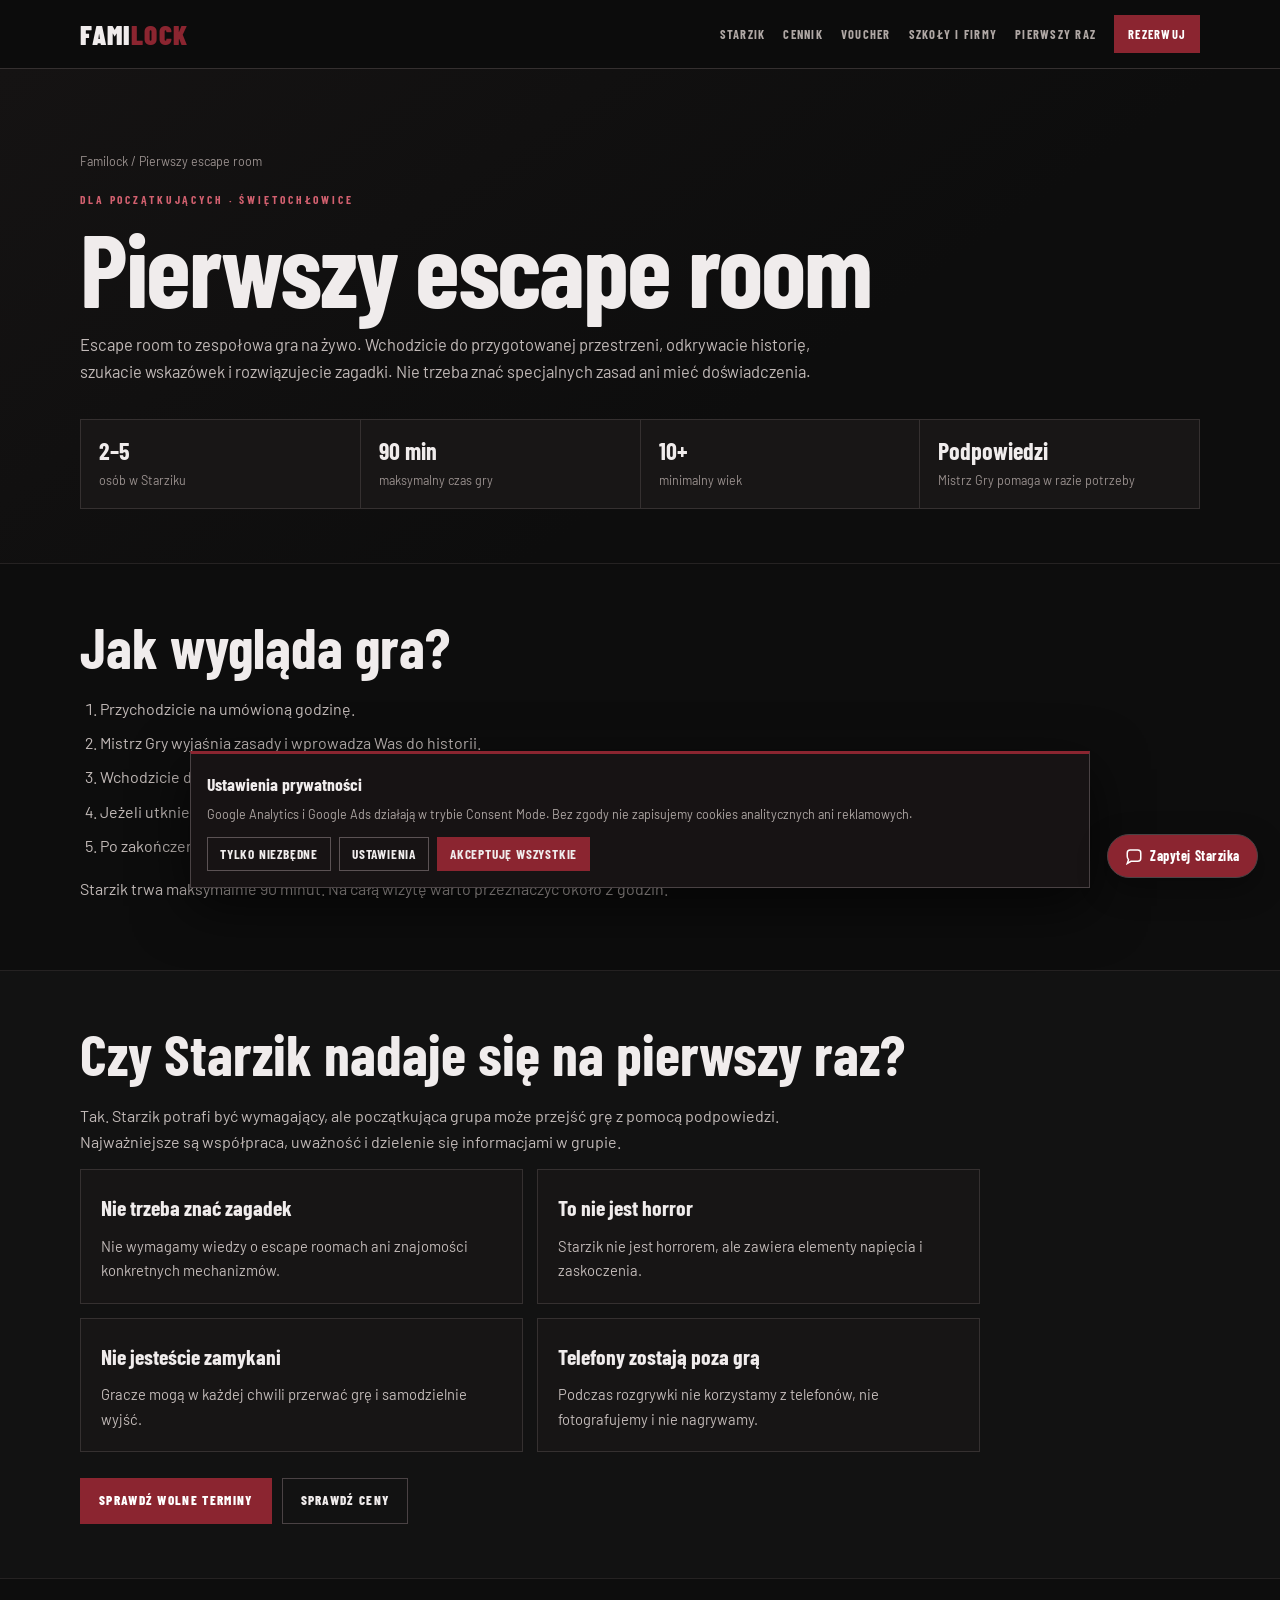
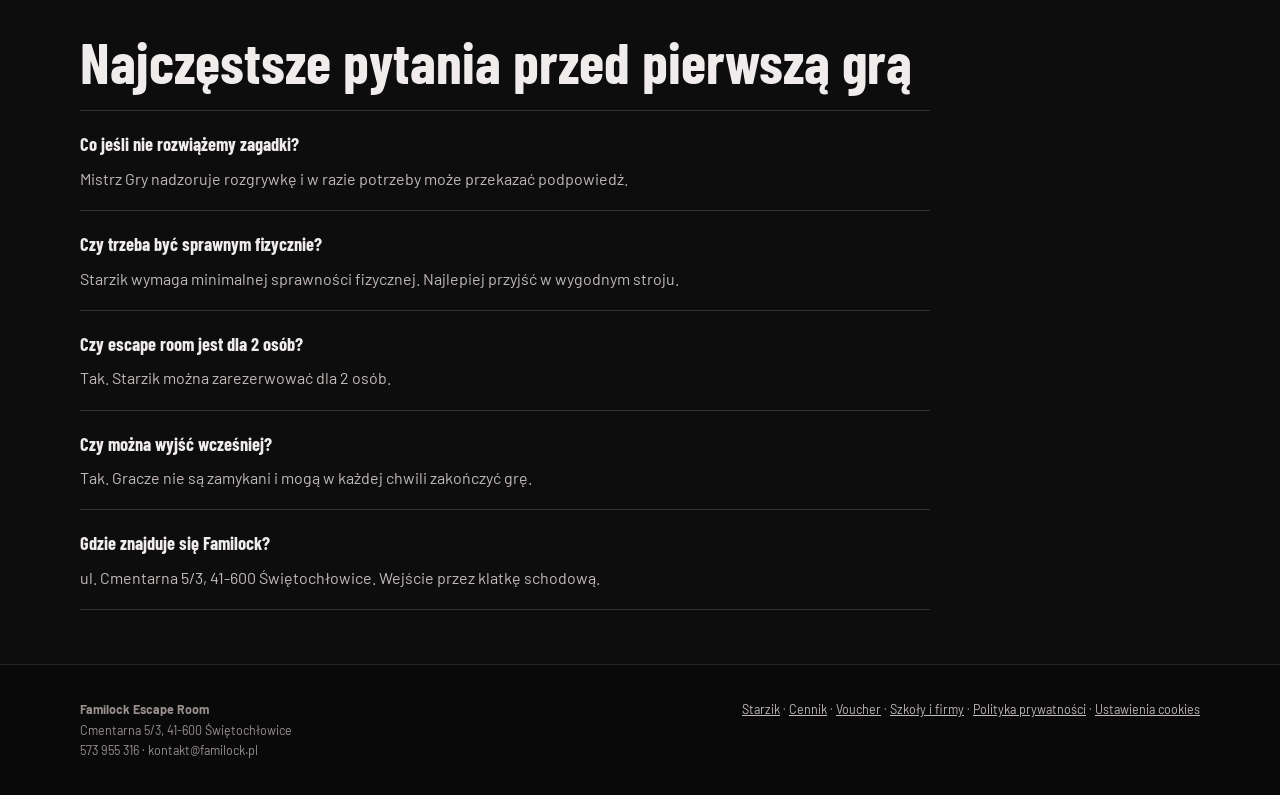
<file: pierwszy-escape-room/index.html>
<!doctype html><html lang="pl"><head><meta charset="UTF-8"><meta name="viewport" content="width=device-width,initial-scale=1"><title>Pierwszy Escape Room? Jak wygląda gra | Familock</title><meta name="description" content="Pierwszy escape room? Zobacz, jak wygląda gra w Familocku w Świętochłowicach. Starzik: 90 minut, 2–5 osób, podpowiedzi Mistrza Gry, bez zamykania graczy."><meta name="robots" content="index,follow"><link rel="canonical" href="https://familock.pl/pierwszy-escape-room/"><meta property="og:type" content="article"><meta property="og:locale" content="pl_PL"><meta property="og:site_name" content="Familock Escape Room"><meta property="og:title" content="Pierwszy Escape Room? Familock"><meta property="og:description" content="Krótko i konkretnie: jak wygląda pierwsza gra w escape roomie i czego się spodziewać."><meta property="og:url" content="https://familock.pl/pierwszy-escape-room/"><meta property="og:image" content="https://familock.pl/img/starzik/starzik-familock-escape-room-swietochlowice-02.webp"><link rel="icon" href="/favicon.png"><link rel="stylesheet" href="https://fonts.googleapis.com/css2?family=Barlow+Condensed:wght@600;700;800;900&family=Barlow:wght@300;400;500&display=swap"><link rel="stylesheet" href="/subpage.css"><script type="application/ld+json">{"@context":"https://schema.org","@graph":[{"@type":"WebPage","@id":"https://familock.pl/pierwszy-escape-room/#page","url":"https://familock.pl/pierwszy-escape-room/","name":"Pierwszy escape room - jak wygląda gra","description":"Praktyczne informacje dla osób, które idą pierwszy raz do escape roomu Familock w Świętochłowicach.","inLanguage":"pl-PL","isPartOf":{"@id":"https://familock.pl/#website"},"about":{"@id":"https://familock.pl/starzik/#service"}},{"@type":"WebSite","@id":"https://familock.pl/#website","url":"https://familock.pl/","name":"Familock Escape Room"},{"@type":"Service","@id":"https://familock.pl/starzik/#service","name":"Starzik - escape room","serviceType":"Escape room","provider":{"@id":"https://familock.pl/#business"},"areaServed":{"@type":"AdministrativeArea","name":"Śląsk"}},{"@type":"EntertainmentBusiness","@id":"https://familock.pl/#business","name":"Familock Escape Room","url":"https://familock.pl/","telephone":"+48573955316","email":"kontakt@familock.pl","address":{"@type":"PostalAddress","streetAddress":"ul. Cmentarna 5/3","addressLocality":"Świętochłowice","postalCode":"41-600","addressCountry":"PL"}},{"@type":"BreadcrumbList","itemListElement":[{"@type":"ListItem","position":1,"name":"Familock","item":"https://familock.pl/"},{"@type":"ListItem","position":2,"name":"Pierwszy escape room","item":"https://familock.pl/pierwszy-escape-room/"}]}]}</script><script>window.dataLayer=window.dataLayer||[];window.gtag=window.gtag||function(){window.dataLayer.push(arguments)};window.gtag('consent','default',{analytics_storage:'denied',ad_storage:'denied',ad_user_data:'denied',ad_personalization:'denied',wait_for_update:500});window.gtag('set','ads_data_redaction',true);window.gtag('js',new Date());</script><!-- Google Tag Manager -->
<script>(function(w,d,s,l,i){w[l]=w[l]||[];w[l].push({'gtm.start':
new Date().getTime(),event:'gtm.js'});var f=d.getElementsByTagName(s)[0],
j=d.createElement(s),dl=l!='dataLayer'?'&l='+l:'';j.async=true;j.src=
'https://www.googletagmanager.com/gtm.js?id='+i+dl;f.parentNode.insertBefore(j,f);
})(window,document,'script','dataLayer','GTM-KNPD8QSZ');</script>
<!-- End Google Tag Manager -->
</head><body>
<!-- Google Tag Manager (noscript) -->
<noscript><iframe src="https://www.googletagmanager.com/ns.html?id=GTM-KNPD8QSZ"
height="0" width="0" style="display:none;visibility:hidden"></iframe></noscript>
<!-- End Google Tag Manager (noscript) -->
<header class="nav"><div class="nav-inner"><a class="logo" href="/">FAMI<span>LOCK</span></a><nav class="nav-links" aria-label="Nawigacja"><a href="/starzik/">Starzik</a><a href="/cennik/">Cennik</a><a href="/voucher/">Voucher</a><a href="/dla-szkol-i-firm/">Szkoły i firmy</a><a href="/pierwszy-escape-room/">Pierwszy raz</a><a class="cta" data-booking-link href="/starzik/#rezerwacja">Rezerwuj</a></nav></div></header><main><section class="hero"><div class="wrap"><div class="crumbs"><a href="/">Familock</a> / Pierwszy escape room</div><p class="eyebrow">Dla początkujących · Świętochłowice</p><h1>Pierwszy escape room</h1><p class="lead">Escape room to zespołowa gra na żywo. Wchodzicie do przygotowanej przestrzeni, odkrywacie historię, szukacie wskazówek i rozwiązujecie zagadki. Nie trzeba znać specjalnych zasad ani mieć doświadczenia.</p><div class="facts"><div class="fact"><strong>2–5</strong><span>osób w Starziku</span></div><div class="fact"><strong>90 min</strong><span>maksymalny czas gry</span></div><div class="fact"><strong>10+</strong><span>minimalny wiek</span></div><div class="fact"><strong>Podpowiedzi</strong><span>Mistrz Gry pomaga w razie potrzeby</span></div></div></div></section><section class="section"><div class="wrap"><h2>Jak wygląda gra?</h2><ol class="plain-list"><li>Przychodzicie na umówioną godzinę.</li><li>Mistrz Gry wyjaśnia zasady i wprowadza Was do historii.</li><li>Wchodzicie do przestrzeni gry i zaczynacie rozwiązywać zagadki.</li><li>Jeżeli utkniecie, Mistrz Gry może przekazać podpowiedź.</li><li>Po zakończeniu gry jest czas na krótką rozmowę.</li></ol><p>Starzik trwa maksymalnie 90 minut. Na całą wizytę warto przeznaczyć około 2 godzin.</p></div></section><section class="section alt"><div class="wrap"><h2>Czy Starzik nadaje się na pierwszy raz?</h2><p>Tak. Starzik potrafi być wymagający, ale początkująca grupa może przejść grę z pomocą podpowiedzi. Najważniejsze są współpraca, uważność i dzielenie się informacjami w grupie.</p><div class="cards"><article class="card"><h3>Nie trzeba znać zagadek</h3><p>Nie wymagamy wiedzy o escape roomach ani znajomości konkretnych mechanizmów.</p></article><article class="card"><h3>To nie jest horror</h3><p>Starzik nie jest horrorem, ale zawiera elementy napięcia i zaskoczenia.</p></article><article class="card"><h3>Nie jesteście zamykani</h3><p>Gracze mogą w każdej chwili przerwać grę i samodzielnie wyjść.</p></article><article class="card"><h3>Telefony zostają poza grą</h3><p>Podczas rozgrywki nie korzystamy z telefonów, nie fotografujemy i nie nagrywamy.</p></article></div><div class="actions"><a class="btn primary" data-booking-link href="/starzik/#rezerwacja">Sprawdź wolne terminy</a><a class="btn" href="/cennik/">Sprawdź ceny</a></div></div></section><section class="section"><div class="wrap"><h2>Najczęstsze pytania przed pierwszą grą</h2><div class="qa"><div class="qa-item"><h3>Co jeśli nie rozwiążemy zagadki?</h3><p>Mistrz Gry nadzoruje rozgrywkę i w razie potrzeby może przekazać podpowiedź.</p></div><div class="qa-item"><h3>Czy trzeba być sprawnym fizycznie?</h3><p>Starzik wymaga minimalnej sprawności fizycznej. Najlepiej przyjść w wygodnym stroju.</p></div><div class="qa-item"><h3>Czy escape room jest dla 2 osób?</h3><p>Tak. Starzik można zarezerwować dla 2 osób.</p></div><div class="qa-item"><h3>Czy można wyjść wcześniej?</h3><p>Tak. Gracze nie są zamykani i mogą w każdej chwili zakończyć grę.</p></div><div class="qa-item"><h3>Gdzie znajduje się Familock?</h3><p>ul. Cmentarna 5/3, 41-600 Świętochłowice. Wejście przez klatkę schodową.</p></div></div></div></section></main><footer class="footer"><div class="wrap footer-grid"><div><strong>Familock Escape Room</strong><br>Cmentarna 5/3, 41-600 Świętochłowice<br>573 955 316 · kontakt@familock.pl</div><div><a href="/starzik/">Starzik</a> · <a href="/cennik/">Cennik</a> · <a href="/voucher/">Voucher</a> · <a href="/dla-szkol-i-firm/">Szkoły i firmy</a> · <a href="/polityka.html">Polityka prywatności</a></div></div></footer><div id="cookie-consent" class="cookie" hidden><strong>Ustawienia prywatności</strong><p>Google Analytics i Google Ads działają w trybie Consent Mode. Bez zgody nie zapisujemy cookies analitycznych ani reklamowych.</p><div id="cookie-settings" class="cookie-settings" hidden><label for="cookie-analytics">Analityczne - Google Analytics</label><input id="cookie-analytics" type="checkbox"><label for="cookie-marketing">Reklamowe - pomiar Google Ads</label><input id="cookie-marketing" type="checkbox"></div><div class="cookie-actions"><button id="cookie-necessary">Tylko niezbędne</button><button id="cookie-toggle-settings">Ustawienia</button><button id="cookie-save" hidden>Zapisz wybór</button><button id="cookie-accept-all" class="primary">Akceptuję wszystkie</button></div></div><script src="/subpage.js"></script><!-- Familock AI chat -->
<style>
#familock-ai-launch{position:fixed;right:22px;bottom:22px;z-index:9997;border:1px solid #4a4244;background:#8b2530;color:#fff;border-radius:999px;padding:12px 17px;font:700 14px "Barlow Condensed",sans-serif;letter-spacing:.04em;cursor:pointer;box-shadow:0 10px 30px rgba(0,0,0,.35)}
#familock-ai-launch:hover{background:#a03340}
#familock-ai-box{position:fixed;right:22px;bottom:78px;z-index:9998;width:min(460px,calc(100vw - 24px));height:auto!important;max-height:min(570px,calc(100vh - 100px));background:#121212;border:1px solid #353030;border-radius:14px;box-shadow:0 24px 70px rgba(0,0,0,.55);display:none;overflow:hidden;font-family:"Barlow",sans-serif}
#familock-ai-box.open{display:flex;flex-direction:column;min-height:0!important}
.fai-head{padding:15px 16px;background:#1c1a1a;border-bottom:1px solid #353030;display:flex;align-items:center;justify-content:space-between}
.fai-title{font:700 18px "Barlow Condensed",sans-serif;letter-spacing:.04em;color:#f0ecec}.fai-sub{font-size:11px;color:#9a918f}
.fai-close{border:0;background:transparent;color:#b0a8a5;font-size:24px;cursor:pointer;line-height:1}
#familock-ai-messages{flex:0 1 auto;min-height:0;max-height:330px;overflow:auto;padding:18px;display:flex;flex-direction:column;gap:12px}
.fai-msg{max-width:86%;padding:12px 14px;border-radius:12px;font-size:14px;line-height:1.55;white-space:pre-wrap}
.fai-bot{align-self:flex-start;background:#211f1f;color:#f0ecec;border:1px solid #353030}.fai-user{align-self:flex-end;background:#8b2530;color:#fff}
.fai-quick{display:flex;gap:7px;flex-wrap:wrap;padding:0 18px 12px}.fai-quick button{border:1px solid #4a4244;background:#161616;color:#b0a8a5;border-radius:999px;padding:6px 9px;font:600 11px "Barlow",sans-serif;cursor:pointer}.fai-quick button:hover{border-color:#8b2530;color:#f0ecec}.fai-quick button.fai-book{background:#8b2530;border-color:#8b2530;color:#fff}.fai-quick button.fai-book:hover{background:#a02d39}
.fai-form{display:flex;gap:8px;padding:12px;border-top:1px solid #353030;background:#161616}.fai-form input{min-width:0;flex:1;background:#0d0d0d;color:#f0ecec;border:1px solid #353030;border-radius:9px;padding:10px 11px;font:400 13px "Barlow",sans-serif;outline:none}.fai-form input:focus{border-color:#8b2530}.fai-form button{border:0;border-radius:9px;background:#8b2530;color:#fff;padding:0 13px;font-weight:700;cursor:pointer}
.fai-note{padding:0 12px 9px;background:#161616;color:#777;font-size:9px;text-align:center}#familock-ai-box:after{display:none!important;content:none!important}
@media(max-width:520px){#familock-ai-launch{right:12px;bottom:12px}#familock-ai-box{left:8px;right:8px;bottom:64px;width:auto;height:auto;max-height:calc(100dvh - 82px);border-radius:14px}.fai-head{padding:13px 14px}#familock-ai-messages{padding:14px}.fai-msg{max-width:92%;font-size:14px}.fai-quick{padding:0 14px 10px}.fai-form{padding:10px}.fai-note{padding:0 10px 8px}}
</style>
<button id="familock-ai-launch" type="button" aria-controls="familock-ai-box" aria-expanded="false"><svg width="18" height="18" viewBox="0 0 24 24" fill="none" stroke="currentColor" stroke-width="2" aria-hidden="true" style="vertical-align:-4px;margin-right:7px"><path d="M21 15a4 4 0 0 1-4 4H8l-5 3 1.7-5.1A7 7 0 0 1 3 12V8a4 4 0 0 1 4-4h10a4 4 0 0 1 4 4z"/></svg>Zapytej Starzika</button>
<section id="familock-ai-box" role="dialog" aria-label="Czat Familock" aria-hidden="true">
  <div class="fai-head"><div><div class="fai-title">Zapytej Starzika</div><div class="fai-sub">Pomoc przed wizytą w Starziku</div></div><button class="fai-close" type="button" aria-label="Zamknij czat">×</button></div>
  <div id="familock-ai-messages"><div class="fai-msg fai-bot">Pyrsk! Zapytej mie o Familock, Starzika, voucher i co jeszcze chcesz w związku z escape roomem.</div></div>
  <div class="fai-quick"><button type="button" class="fai-book" data-prompt="Chcę zarezerwować Starzika.">Zarezerwuj</button><button type="button" data-prompt="Jaki jest najbliższy wolny termin?">Najbliższy termin</button><button type="button" data-prompt="Chcę kupić voucher do Starzika.">Voucher</button><button type="button" data-prompt="Czy mogę poprosić o fakturę do rezerwacji?">Faktura</button><button type="button" data-prompt="Ile kosztuje gra w Starzika?">Cena</button></div>
  <form class="fai-form"><input id="familock-ai-input" maxlength="500" autocomplete="off" placeholder="Napisz pytanie…" aria-label="Wiadomość"><button type="submit">Wyślij</button></form>
  <div class="fai-note">Przy rezerwacji możesz podać dane kontaktowe potrzebne do utworzenia jej w LockMe.</div>
</section>
<script>
(function(){
  var endpoint='https://xyivrakegwybwhmmcawq.supabase.co/functions/v1/familock-chat';
  var launch=document.getElementById('familock-ai-launch'),box=document.getElementById('familock-ai-box'),close=box.querySelector('.fai-close'),form=box.querySelector('.fai-form'),input=document.getElementById('familock-ai-input'),messagesEl=document.getElementById('familock-ai-messages'),quick=box.querySelector('.fai-quick');
  var history=[],busy=false;
  var conversationId=(function(){
    var key='familock_ai_conversation_id';
    try{
      var existing=sessionStorage.getItem(key);
      if(existing)return existing;
      var created=(window.crypto&&typeof window.crypto.randomUUID==='function')?window.crypto.randomUUID():('chat_'+Date.now().toString(36)+'_'+Math.random().toString(36).slice(2,10));
      sessionStorage.setItem(key,created);
      return created;
    }catch(e){
      return 'chat_'+Date.now().toString(36)+'_'+Math.random().toString(36).slice(2,10);
    }
  })();
  function toggle(open){box.classList.toggle('open',open);box.setAttribute('aria-hidden',open?'false':'true');launch.setAttribute('aria-expanded',open?'true':'false');if(open)setTimeout(function(){input.focus()},50)}
  function cleanBot(text){return String(text||'').replace(/\*\*/g,'').replace(/^\s*[-*]\s+/gm,'• ')}
  function add(text,who){var d=document.createElement('div');d.className='fai-msg '+(who==='user'?'fai-user':'fai-bot');d.textContent=who==='user'?text:cleanBot(text);messagesEl.appendChild(d);messagesEl.scrollTop=messagesEl.scrollHeight;return d}
  async function ask(text,source){
    text=(text||'').trim();if(!text||busy)return;source=source==='quick'?'quick':'typed';busy=true;input.value='';add(text,'user');history.push({role:'user',content:text});if(history.length>10)history=history.slice(-10);
    var wait=add('Chwileczkę…','bot');
    try{var r=await fetch(endpoint,{method:'POST',headers:{'Content-Type':'application/json'},body:JSON.stringify({messages:history,meta:{conversationId:conversationId,pagePath:location.pathname,source:source}})});var data=await r.json();wait.remove();if(!r.ok)throw new Error(data.error||'Błąd');var answer=data.answer||'Nie udało mi się odpowiedzieć.';add(answer,'bot');history.push({role:'assistant',content:answer});if(history.length>10)history=history.slice(-10)}
    catch(e){wait.remove();add(e.message==='Czat jest jeszcze konfigurowany.'?e.message:'Czat jest chwilowo niedostępny. Spróbuj ponownie później.','bot')}
    finally{busy=false}
  }
  launch.addEventListener('click',function(){toggle(!box.classList.contains('open'))});close.addEventListener('click',function(){toggle(false)});
  form.addEventListener('submit',function(e){e.preventDefault();ask(input.value,'typed')});
  quick.addEventListener('click',function(e){if(e.target.tagName==='BUTTON')ask(e.target.getAttribute('data-prompt')||e.target.textContent,'quick')});
  document.addEventListener('keydown',function(e){if(e.key==='Escape'&&box.classList.contains('open'))toggle(false)});
})();
</script>
<!-- /Familock AI chat -->

</body></html>
</file>
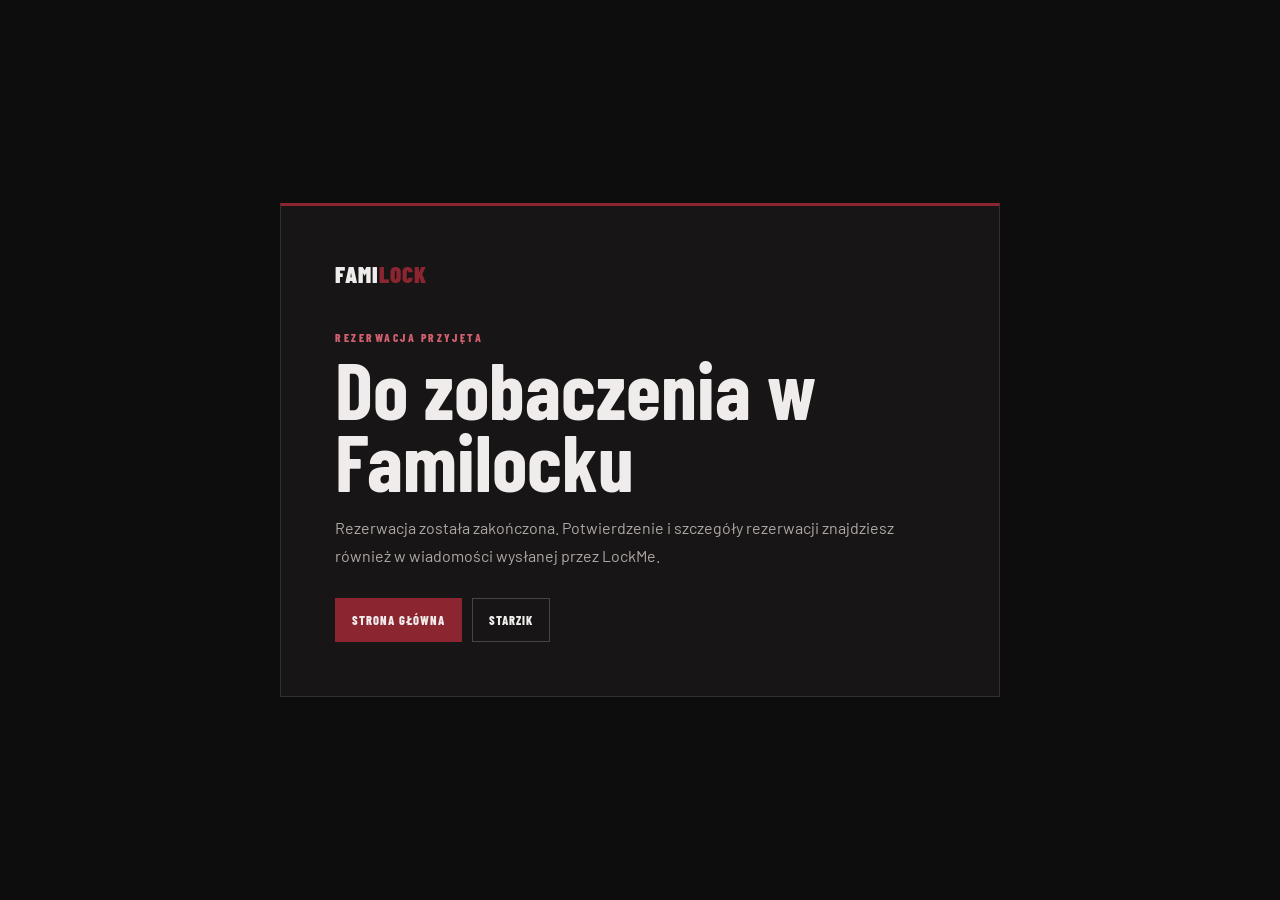
<file: rezerwacja-potwierdzona/index.html>
<!doctype html>
<html lang="pl">
<head>
<meta charset="UTF-8">
<meta name="viewport" content="width=device-width,initial-scale=1">
<title>Rezerwacja potwierdzona | Familock</title>
<meta name="robots" content="noindex,follow">
<meta name="description" content="Potwierdzenie rezerwacji w Familock Escape Room.">
<link rel="icon" href="/favicon.png">
<link rel="stylesheet" href="https://fonts.googleapis.com/css2?family=Barlow+Condensed:wght@600;700;800;900&family=Barlow:wght@300;400;500&display=swap">
<script>
window.dataLayer = window.dataLayer || [];
window.gtag = window.gtag || function(){ window.dataLayer.push(arguments); };
window.gtag('consent','default',{
  analytics_storage:'denied',
  ad_storage:'denied',
  ad_user_data:'denied',
  ad_personalization:'denied',
  wait_for_update:500
});
window.gtag('set','ads_data_redaction',true);
try {
  var saved = JSON.parse(localStorage.getItem('familock_cookie_consent_v6'));
  if (saved && saved.version === 6) {
    window.gtag('consent','update',{
      analytics_storage:saved.analytics ? 'granted' : 'denied',
      ad_storage:saved.marketing ? 'granted' : 'denied',
      ad_user_data:saved.marketing ? 'granted' : 'denied',
      ad_personalization:'denied'
    });
  }
} catch(e) {}
window.gtag('js',new Date());
window.gtag('config','G-LY7D7XH1K3',{
  allow_google_signals:false,
  allow_ad_personalization_signals:false
});
window.gtag('config','AW-18392650191',{
  allow_ad_personalization_signals:false
});
</script>
<!-- OpenAI Ads Measurement Pixel -->
<script>
(function(w,d,s,u){if(w.oaiq)return;var q=function(){q.q.push(arguments)};q.q=[];w.oaiq=q;var js=d.createElement(s);js.async=true;js.src=u;var first=d.getElementsByTagName(s)[0];first.parentNode.insertBefore(js,first)})(window,document,"script","https://bzrcdn.openai.com/sdk/oaiq.min.js");
oaiq("consent",false);oaiq("init",{pixelId:"GteFZqEZmoygVMNge5XJkH"});
try{var os=JSON.parse(localStorage.getItem("familock_cookie_consent_v6"));if(os&&os.version===6&&os.marketing===true)oaiq("consent",true)}catch(e){}
</script>
<!-- End OpenAI Ads Measurement Pixel -->
<!-- Google Tag Manager -->
<script>(function(w,d,s,l,i){w[l]=w[l]||[];w[l].push({'gtm.start':
new Date().getTime(),event:'gtm.js'});var f=d.getElementsByTagName(s)[0],
j=d.createElement(s),dl=l!='dataLayer'?'&l='+l:'';j.async=true;j.src=
'https://www.googletagmanager.com/gtm.js?id='+i+dl;f.parentNode.insertBefore(j,f);
})(window,document,'script','dataLayer','GTM-KNPD8QSZ');</script>
<!-- End Google Tag Manager -->
<style>
*{box-sizing:border-box}body{margin:0;min-height:100vh;background:#0d0d0d;color:#f0ecec;font-family:Barlow,Arial,sans-serif;display:grid;place-items:center;padding:24px}.box{width:min(720px,100%);border:1px solid #353030;border-top:3px solid #8b2530;background:#171515;padding:clamp(28px,6vw,54px)}.logo{font-family:'Barlow Condensed',Arial,sans-serif;font-size:1.45rem;font-weight:900;letter-spacing:.04em;text-decoration:none;color:#f0ecec}.logo span{color:#8b2530}.kicker{margin:42px 0 8px;font-family:'Barlow Condensed',Arial,sans-serif;font-size:.72rem;font-weight:800;letter-spacing:.22em;text-transform:uppercase;color:#d2606f}h1{font-family:'Barlow Condensed',Arial,sans-serif;font-size:clamp(2.8rem,9vw,5rem);line-height:.9;margin:0 0 18px}p{color:#b0a8a5;line-height:1.75;margin:0 0 14px}.details{margin:28px 0;border-top:1px solid #353030}.row{display:grid;grid-template-columns:150px 1fr;gap:14px;padding:12px 0;border-bottom:1px solid #353030}.label{font-family:'Barlow Condensed',Arial,sans-serif;font-size:.75rem;font-weight:800;letter-spacing:.08em;text-transform:uppercase;color:#8f8583}.value{color:#f0ecec}.actions{display:flex;gap:10px;flex-wrap:wrap;margin-top:28px}.btn{display:inline-flex;align-items:center;justify-content:center;min-height:44px;padding:9px 16px;text-decoration:none;border:1px solid #4a4244;color:#f0ecec;font-family:'Barlow Condensed',Arial,sans-serif;font-weight:800;text-transform:uppercase;letter-spacing:.08em;font-size:.78rem}.btn.primary{background:#8b2530;border-color:#8b2530}@media(max-width:560px){.row{grid-template-columns:1fr;gap:2px}.box{padding:28px 22px}}
</style>
</head>
<body>
<!-- Google Tag Manager (noscript) -->
<noscript><iframe src="https://www.googletagmanager.com/ns.html?id=GTM-KNPD8QSZ"
height="0" width="0" style="display:none;visibility:hidden"></iframe></noscript>
<!-- End Google Tag Manager (noscript) -->

<main class="box">
<a class="logo" href="/">FAMI<span>LOCK</span></a>
<div class="kicker">Rezerwacja przyjęta</div>
<h1>Do zobaczenia w Familocku</h1>
<p>Rezerwacja została zakończona. Potwierdzenie i szczegóły rezerwacji znajdziesz również w wiadomości wysłanej przez LockMe.</p>
<div class="details" id="details" hidden>
  <div class="row" id="date-row" hidden><div class="label">Termin</div><div class="value" id="date-value"></div></div>
  <div class="row" id="price-row" hidden><div class="label">Cena</div><div class="value"><span id="price-value"></span> <span id="currency-value"></span></div></div>
  <div class="row" id="id-row" hidden><div class="label">Numer rezerwacji</div><div class="value" id="id-value"></div></div>
</div>
<div class="actions"><a class="btn primary" href="/">Strona główna</a><a class="btn" href="/starzik/">Starzik</a></div>
</main>
<script>
(function(){
  var q = new URLSearchParams(window.location.search);
  var date = q.get('date');
  var hour = q.get('h');
  var price = q.get('price');
  var currency = (q.get('currency') || 'PLN').toUpperCase();
  var id = q.get('id');
  var roomId = q.get('roomid') || '14685';
  var numeric = price ? Number(String(price).replace(',', '.')) : NaN;
  var any = false;

  if (date || hour) {
    document.getElementById('date-value').textContent = [date, hour].filter(Boolean).join(' · ');
    document.getElementById('date-row').hidden = false;
    any = true;
  }
  if (price) {
    document.getElementById('price-value').textContent = Number.isFinite(numeric) ? numeric.toFixed(2) : price;
    document.getElementById('currency-value').textContent = currency;
    document.getElementById('price-row').hidden = false;
    any = true;
  }
  if (id) {
    document.getElementById('id-value').textContent = id;
    document.getElementById('id-row').hidden = false;
    any = true;
  }
  document.getElementById('details').hidden = !any;

  function getConsent() {
    try {
      var consent = JSON.parse(localStorage.getItem('familock_cookie_consent_v6'));
      if (consent && consent.version === 6) {
        return {
          analytics: consent.analytics === true,
          marketing: consent.marketing === true
        };
      }
    } catch (e) {}
    return { analytics:false, marketing:false };
  }

  function sendOnce(key, sendEvent) {
    try {
      if (localStorage.getItem(key)) return;
    } catch (e) {}

    sendEvent();

    try {
      localStorage.setItem(key, new Date().toISOString());
    } catch (e) {}
  }

  if (!id || !Number.isFinite(numeric) || numeric < 0 || typeof window.gtag !== 'function') return;

  var consent = getConsent();

  if (consent.analytics) {
    sendOnce('familock_purchase_sent_v1:' + id, function(){
      window.gtag('event','purchase',{
        send_to:'G-LY7D7XH1K3',
        transaction_id:String(id),
        value:numeric,
        currency:currency,
        affiliation:'LockMe',
        booking_date:date || undefined,
        booking_hour:hour || undefined,
        items:[{
          item_id:String(roomId),
          item_name:'Starzik',
          item_category:'Escape room',
          price:numeric,
          quantity:1
        }]
      });
    });
  }

  if (consent.marketing) {
    if (typeof window.oaiq === 'function') {
      sendOnce('familock_openai_order_sent_v1:' + id, function(){ window.oaiq('measure','order_created',{ type:'contents' }); });
    }
    sendOnce('familock_ads_purchase_sent_v1:' + id, function(){
      window.gtag('event','conversion',{
        send_to:'AW-18392650191/vTwtCMGEseUcEM-jpsJE',
        value:numeric,
        currency:currency,
        transaction_id:String(id)
      });
    });
  }
})();
</script>
</body>
</html>
</file>
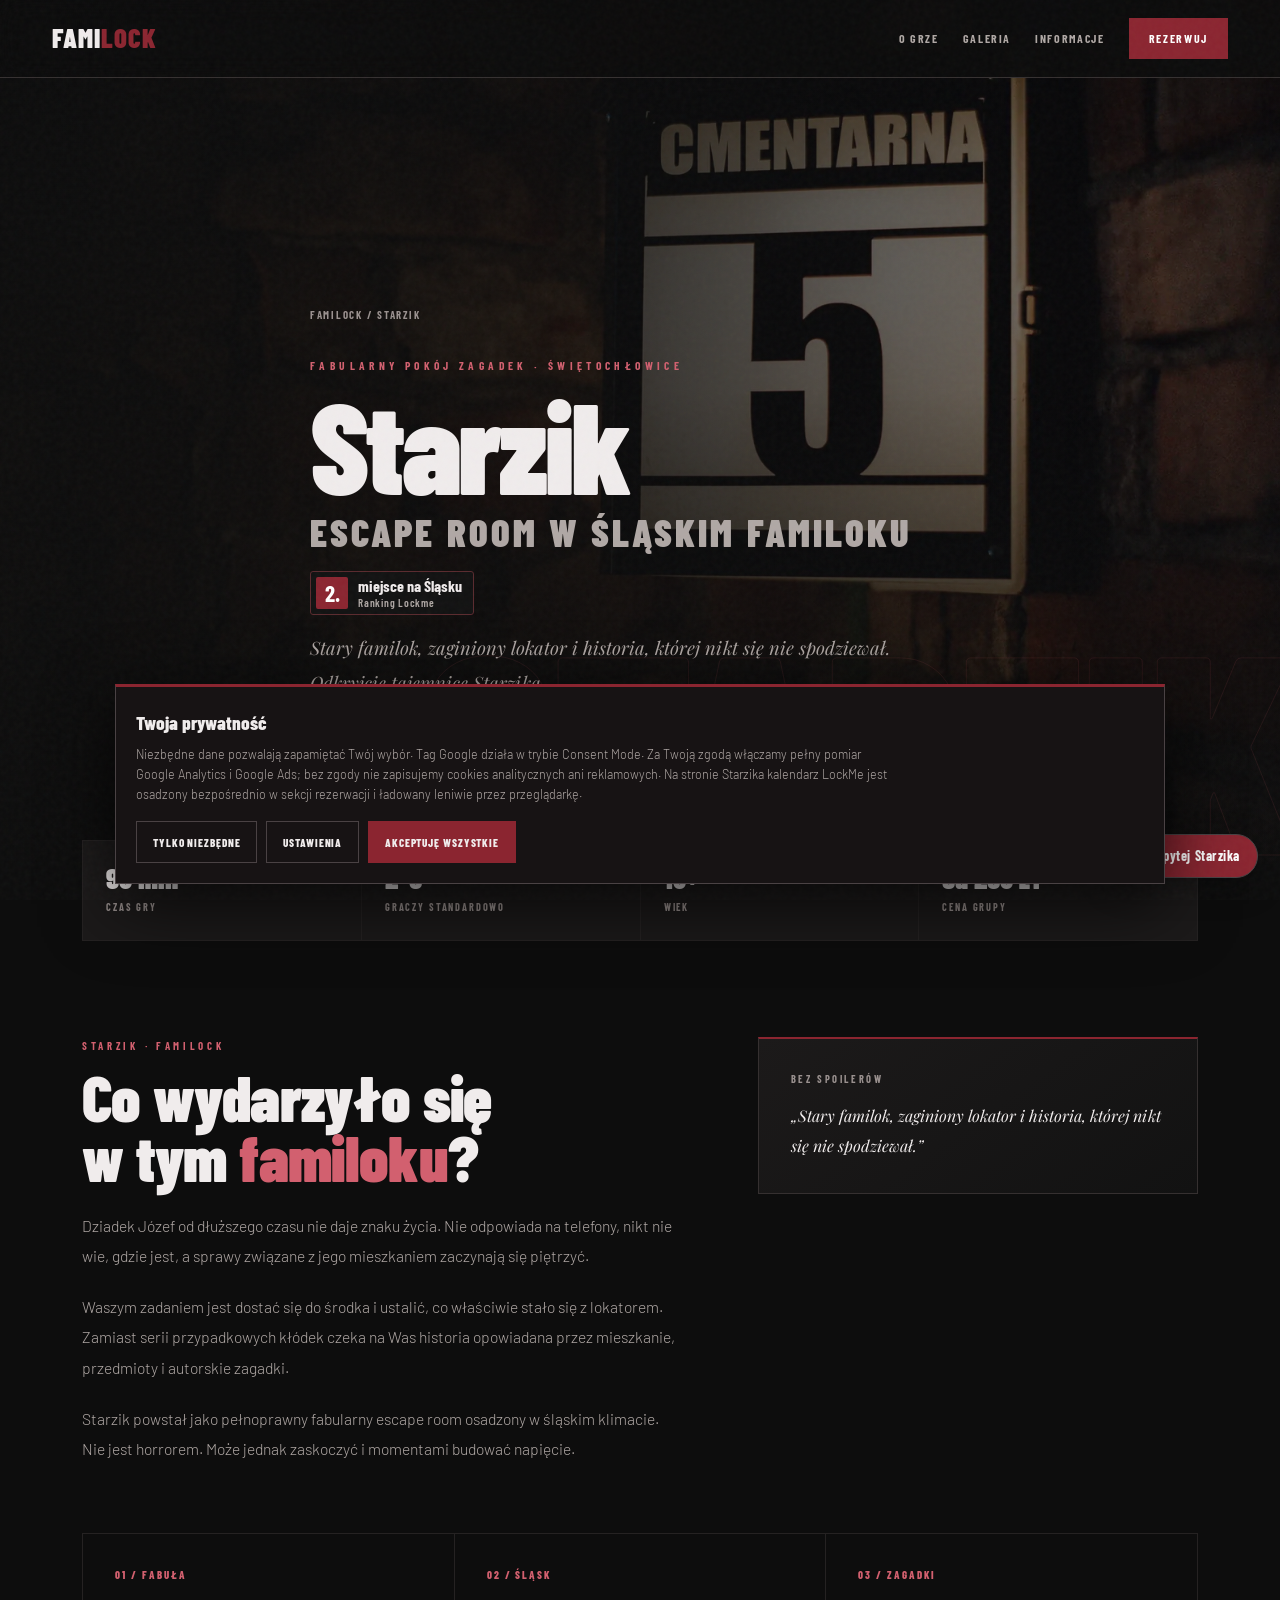
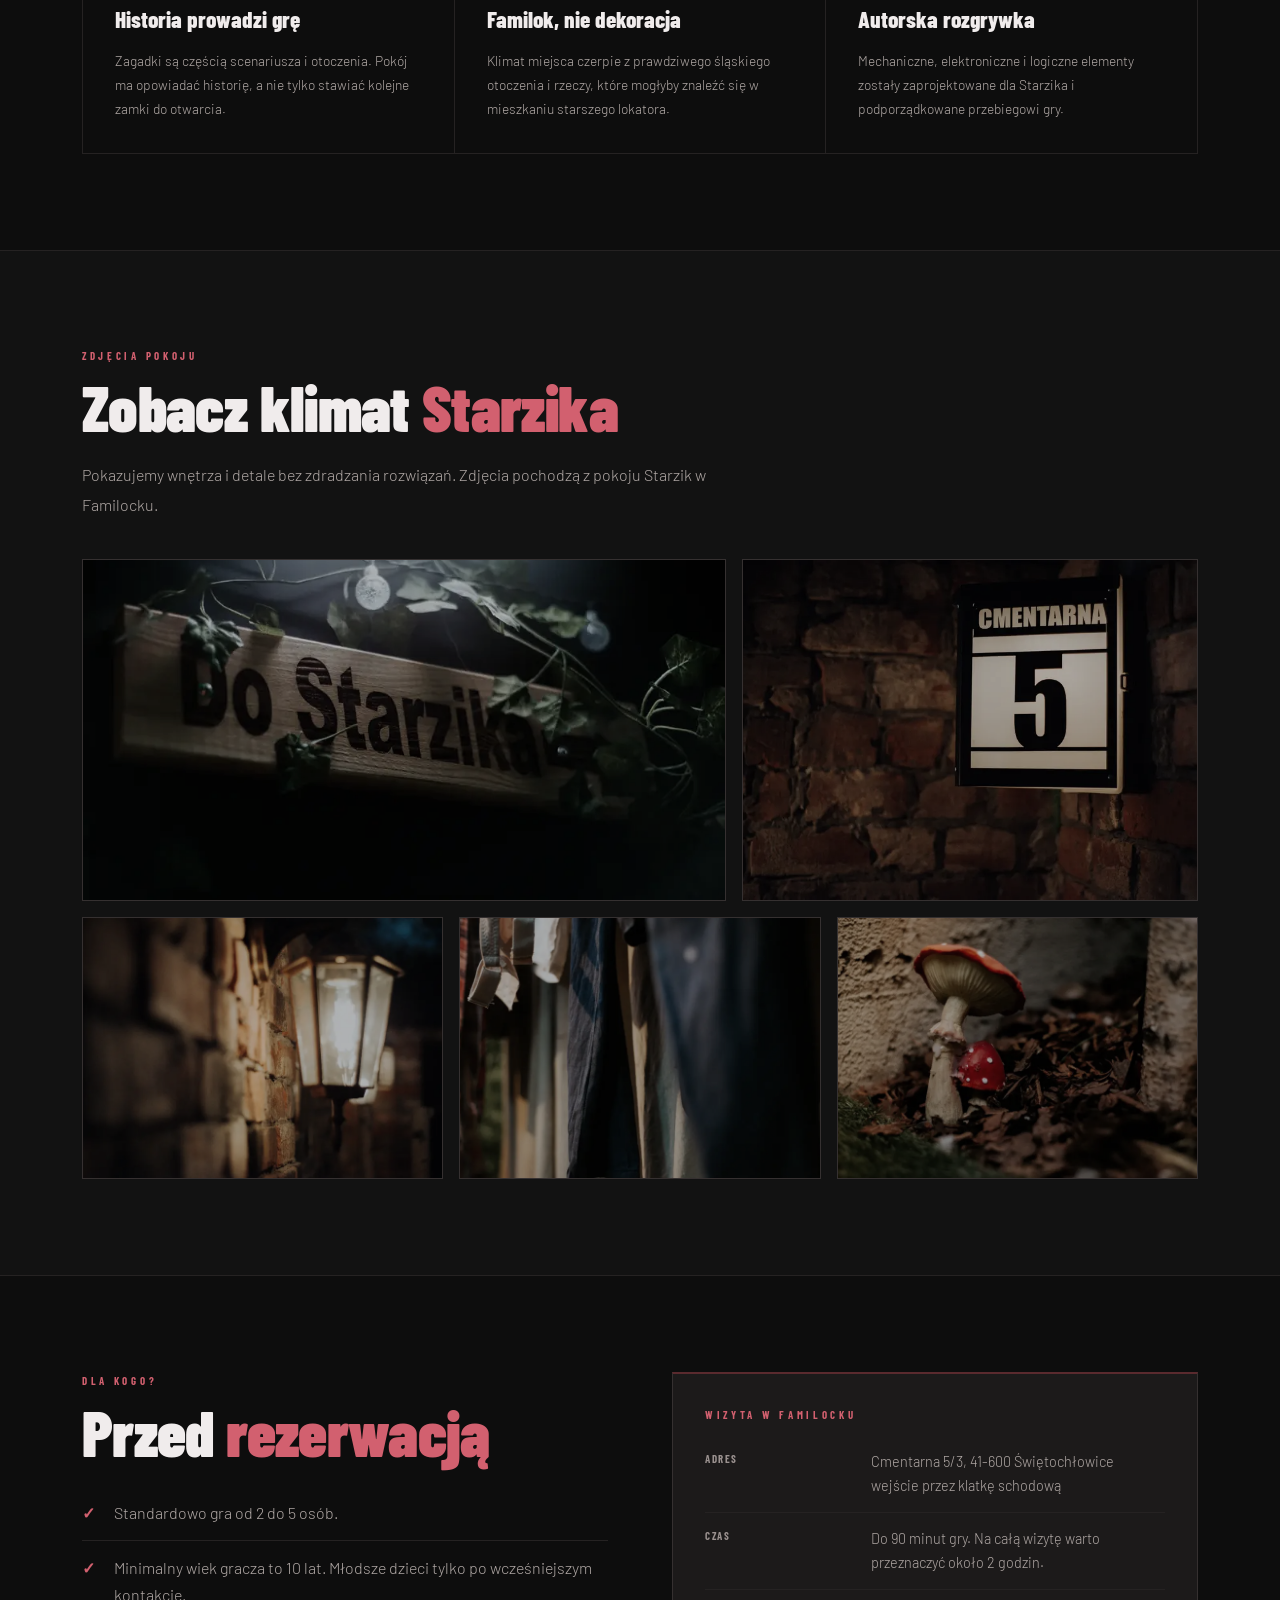
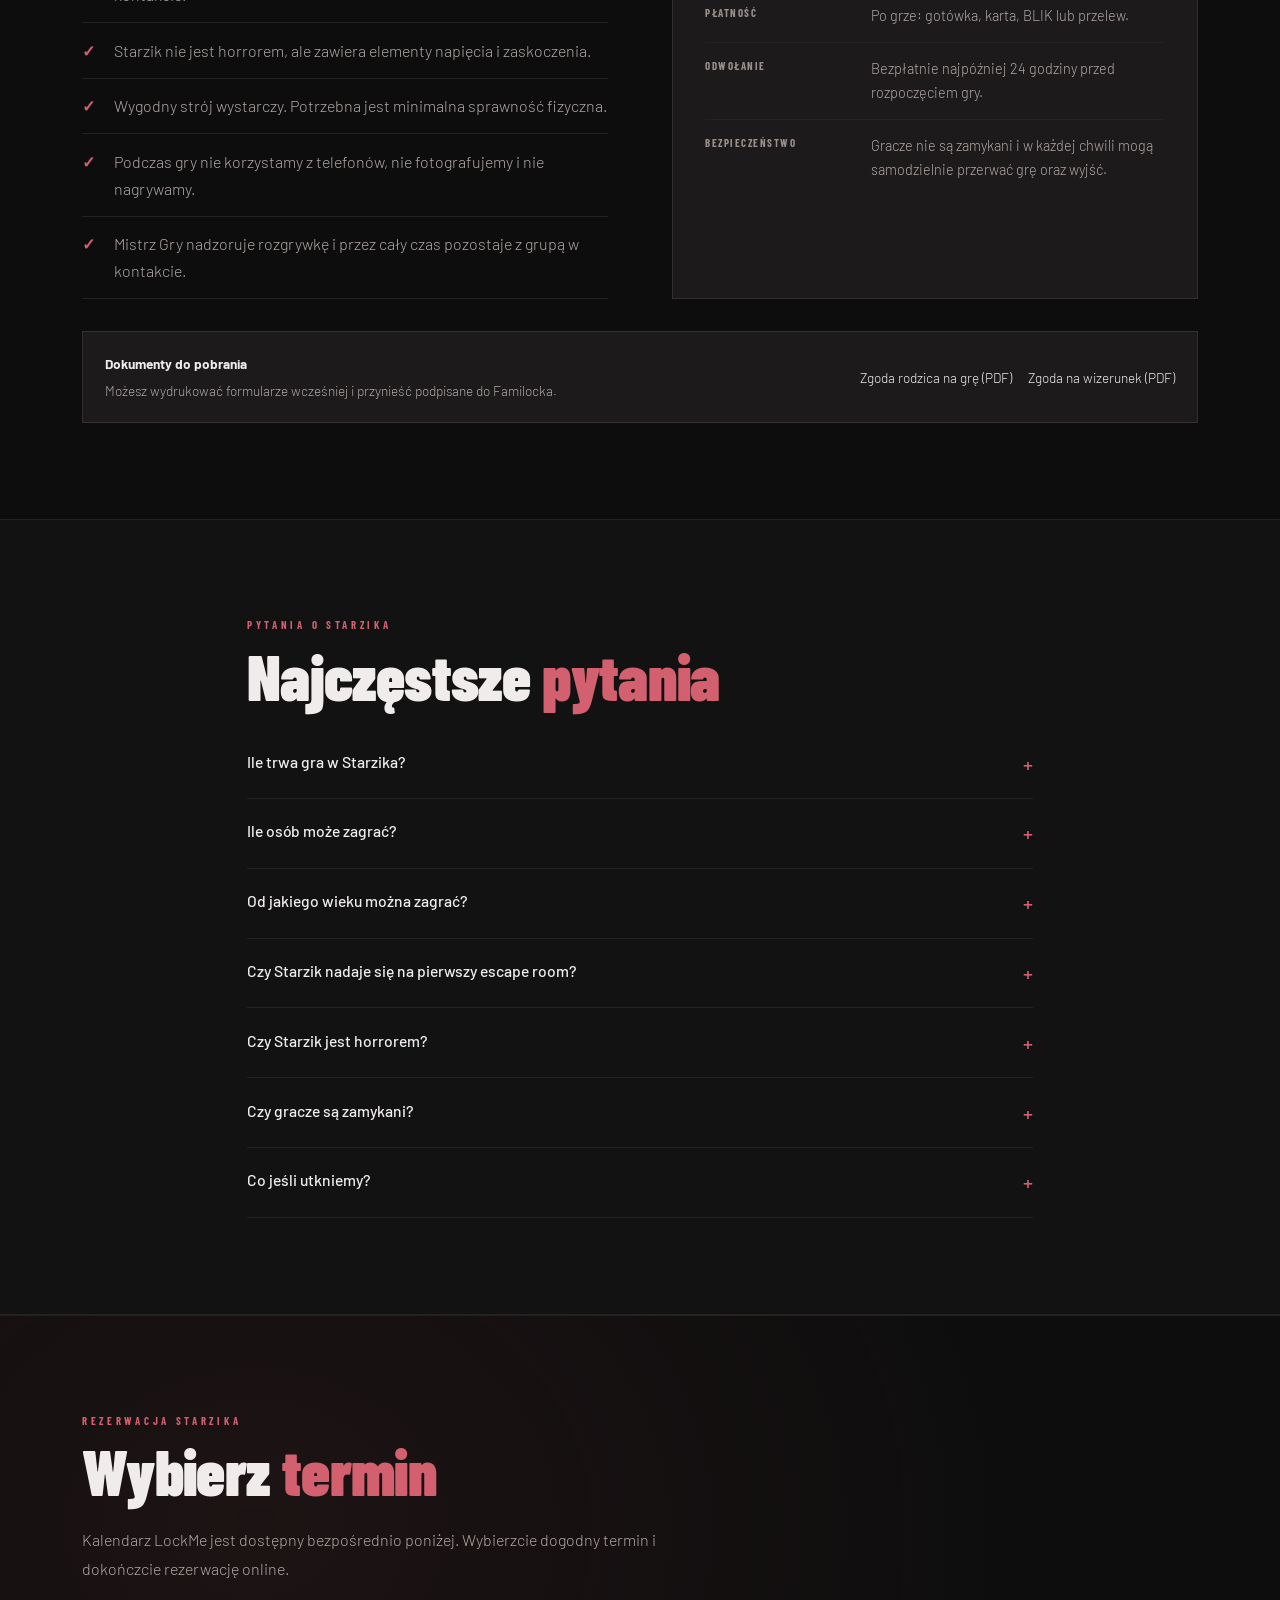
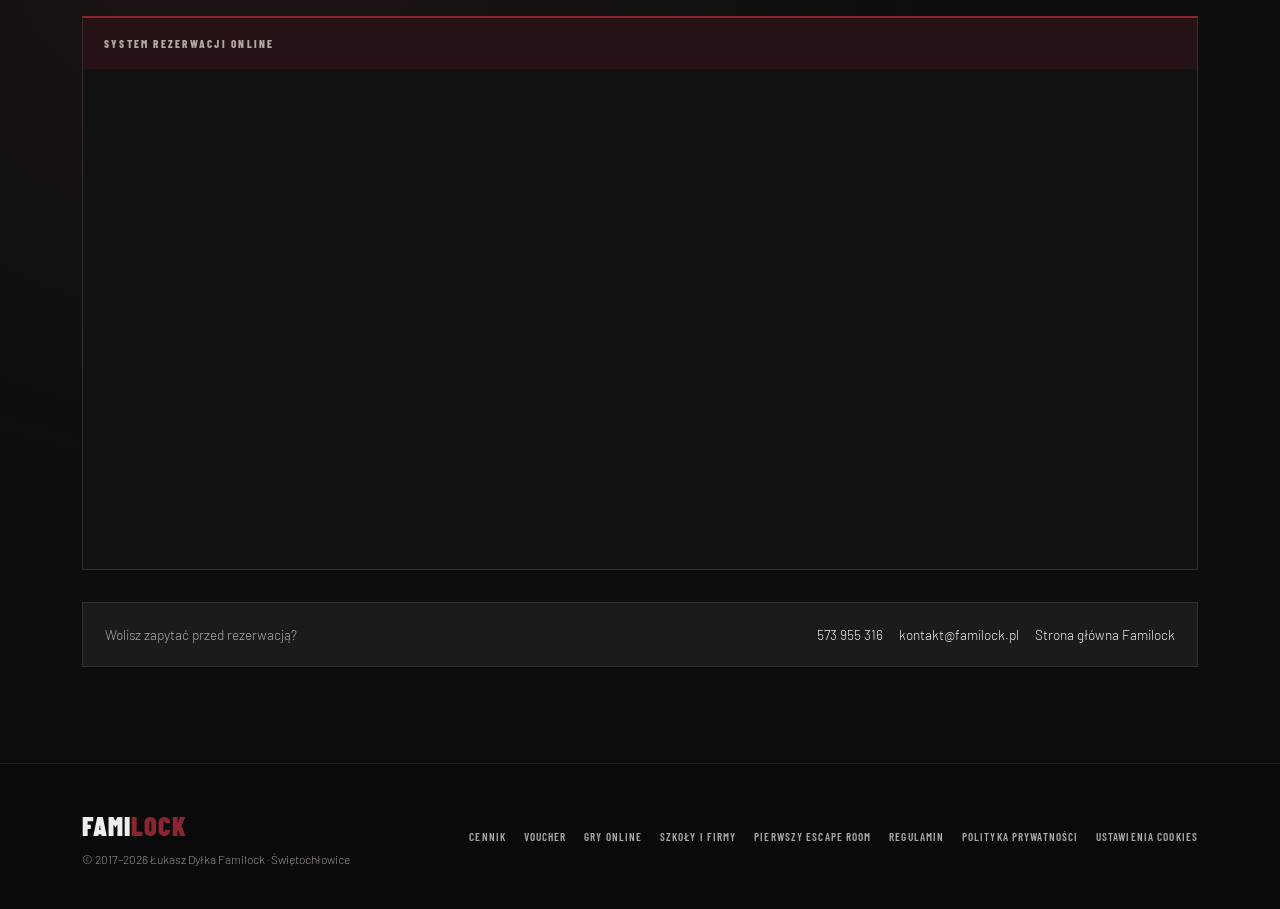
<file: starzik/index.html>
<!doctype html>
<html lang="pl">
<head>
<meta charset="UTF-8" />
<meta name="viewport" content="width=device-width, initial-scale=1.0" />
<title>Starzik – Escape Room Świętochłowice | Familock</title>
<meta name="description" content="Starzik to 90-minutowy fabularny escape room w Świętochłowicach. Śląski familok, zaginiony lokator i autorskie zagadki. 2–5 osób, od 10 lat." />
<meta name="robots" content="index, follow" />
<link rel="canonical" href="https://familock.pl/starzik/" />
<meta property="og:type" content="website" />
<meta property="og:locale" content="pl_PL" />
<meta property="og:site_name" content="Familock Escape Room" />
<meta property="og:title" content="Starzik · Escape Room w Świętochłowicach" />
<meta property="og:description" content="Stary familok, zaginiony lokator i historia, której nikt się nie spodziewał. 90 minut gry dla 2–5 osób." />
<meta property="og:url" content="https://familock.pl/starzik/" />
<meta property="og:image" content="https://familock.pl/img/starzik/starzik-familock-escape-room-swietochlowice-02.webp" />
<meta property="og:image:alt" content="Starzik, fabularny escape room Familock w Świętochłowicach" />
<meta name="twitter:card" content="summary_large_image" />
<meta name="twitter:title" content="Starzik · Escape Room w Świętochłowicach" />
<meta name="twitter:description" content="90 minut fabularnej gry w śląskim familoku. 2–5 osób, od 10 lat." />
<meta name="twitter:image" content="https://familock.pl/img/starzik/starzik-familock-escape-room-swietochlowice-02.webp" />
<link rel="icon" type="image/png" href="/favicon.png" />
<link rel="sitemap" type="application/xml" href="/sitemap.xml" />
<script type="application/ld+json">
{
  "@context": "https://schema.org",
  "@graph": [
    {"@type":"WebPage","@id":"https://familock.pl/starzik/#page","url":"https://familock.pl/starzik/","name":"Starzik – Escape Room w Świętochłowicach","description":"Fabularny escape room Starzik w Familocku w Świętochłowicach. 90 minut gry dla 2–5 osób, od 10 lat.","inLanguage":"pl-PL","isPartOf":{"@id":"https://familock.pl/#website"},"about":{"@id":"https://familock.pl/starzik/#service"},"primaryImageOfPage":{"@type":"ImageObject","url":"https://familock.pl/img/starzik/starzik-familock-escape-room-swietochlowice-02.webp"}},
    {"@type":"WebSite","@id":"https://familock.pl/#website","url":"https://familock.pl/","name":"Familock Escape Room","inLanguage":"pl-PL"},
    {"@type":"Service","@id":"https://familock.pl/starzik/#service","name":"Starzik – escape room","serviceType":"Escape room","description":"90-minutowa fabularna gra typu escape room w klimacie śląskiego familoka.","image":["https://familock.pl/img/starzik/starzik-familock-escape-room-swietochlowice-01.webp","https://familock.pl/img/starzik/starzik-familock-escape-room-swietochlowice-02.webp","https://familock.pl/img/starzik/starzik-familock-escape-room-swietochlowice-03.webp"],"provider":{"@type":"EntertainmentBusiness","@id":"https://familock.pl/#business","name":"Familock Escape Room","url":"https://familock.pl/","telephone":"+48573955316","address":{"@type":"PostalAddress","streetAddress":"ul. Cmentarna 5/3","addressLocality":"Świętochłowice","postalCode":"41-600","addressCountry":"PL"}},"areaServed":{"@type":"AdministrativeArea","name":"Śląsk"}},
    {"@type":"BreadcrumbList","itemListElement":[{"@type":"ListItem","position":1,"name":"Familock","item":"https://familock.pl/"},{"@type":"ListItem","position":2,"name":"Starzik","item":"https://familock.pl/starzik/"}]},
    {"@type":"FAQPage","mainEntity":[{"@type":"Question","name":"Ile trwa gra w Starzika?","acceptedAnswer":{"@type":"Answer","text":"Gra trwa maksymalnie 90 minut. Na całą wizytę wraz z wprowadzeniem i rozmową po grze warto zarezerwować około 2 godzin."}},{"@type":"Question","name":"Ile osób może zagrać w Starzika?","acceptedAnswer":{"@type":"Answer","text":"Standardowo gra od 2 do 5 osób."}},{"@type":"Question","name":"Od jakiego wieku można zagrać?","acceptedAnswer":{"@type":"Answer","text":"Minimalny wiek gracza to 10 lat. Osoby poniżej 16 lat grają z pełnoletnim opiekunem, a osoby 16–18 lat mogą zagrać bez dorosłego po dostarczeniu pisemnej zgody opiekuna."}},{"@type":"Question","name":"Czy Starzik nadaje się na pierwszy escape room?","acceptedAnswer":{"@type":"Answer","text":"Tak. Starzik potrafi być wymagający i osoby, które mają już kilka escape roomów za sobą, mogą mieć trochę łatwiej. Nie oznacza to jednak, że nie nadaje się na pierwszy raz. Dobra współpraca, uważność i korzystanie z podpowiedzi wystarczą, żeby również początkująca grupa dobrze się bawiła i dotarła do końca historii."}},{"@type":"Question","name":"Czy Starzik jest horrorem?","acceptedAnswer":{"@type":"Answer","text":"Nie. Starzik nie jest horrorem, ale zawiera elementy napięcia i zaskoczenia."}},{"@type":"Question","name":"Czy gracze są zamykani w pokoju?","acceptedAnswer":{"@type":"Answer","text":"Nie. Gracze nie są zamykani i w każdej chwili mogą przerwać grę oraz samodzielnie wyjść."}}]}
  ]
}
</script>
<script>
window.dataLayer = window.dataLayer || [];
window.gtag = window.gtag || function() { window.dataLayer.push(arguments); };
window.gtag('consent', 'default', {
  analytics_storage: 'denied',
  ad_storage: 'denied',
  ad_user_data: 'denied',
  ad_personalization: 'denied',
  wait_for_update: 500
});
window.gtag('set', 'ads_data_redaction', true);
window.gtag('js', new Date());
</script>
<!-- Google Tag Manager -->
<script>(function(w,d,s,l,i){w[l]=w[l]||[];w[l].push({'gtm.start':
new Date().getTime(),event:'gtm.js'});var f=d.getElementsByTagName(s)[0],
j=d.createElement(s),dl=l!='dataLayer'?'&l='+l:'';j.async=true;j.src=
'https://www.googletagmanager.com/gtm.js?id='+i+dl;f.parentNode.insertBefore(j,f);
})(window,document,'script','dataLayer','GTM-KNPD8QSZ');</script>
<!-- End Google Tag Manager -->
<script src="https://widget.lock.me/connect.js" type="text/javascript" crossorigin="anonymous" async></script>
<link rel="preconnect" href="https://fonts.googleapis.com" />
<link rel="preconnect" href="https://fonts.gstatic.com" crossorigin />
<link rel="stylesheet" href="https://fonts.googleapis.com/css2?family=Playfair+Display:ital,wght@0,700;1,400&family=Barlow+Condensed:wght@300;400;600;700;800;900&family=Barlow:wght@300;400;500;600&display=swap" />
<style>
*,*::before,*::after{box-sizing:border-box;margin:0;padding:0}:root{--bg:#0d0d0d;--bg2:#121212;--bg3:#161616;--card:#1c1a1a;--red:#8b2530;--red-dark:#5a2a2e;--red-deep:#261214;--red-light:#a03340;--red-glow:#d2606f;--cream:#f0ecec;--cream2:#b0a8a5;--muted:#9a918f;--border:#252222;--border2:#353030;--border3:#4a4244;--fd:"Barlow Condensed",sans-serif;--fb:"Barlow",sans-serif;--fs:"Playfair Display",serif}html{scroll-behavior:smooth}body{background:var(--bg);color:var(--cream);font-family:var(--fb);font-weight:300;line-height:1.7;overflow-x:hidden}body::before{content:"";position:fixed;inset:0;background-image:url("data:image/svg+xml,%3Csvg viewBox='0 0 200 200' xmlns='http://www.w3.org/2000/svg'%3E%3Cfilter id='n'%3E%3CfeTurbulence type='fractalNoise' baseFrequency='.85' numOctaves='4' stitchTiles='stitch'/%3E%3C/filter%3E%3Crect width='100%25' height='100%25' filter='url(%23n)'/%3E%3C/svg%3E");opacity:.035;pointer-events:none;z-index:9999}a{color:inherit}.shell{max-width:1180px;margin:0 auto;padding:0 2rem}.nav{position:fixed;top:0;left:0;right:0;z-index:100;background:rgba(13,13,13,.92);backdrop-filter:blur(12px);border-bottom:1px solid var(--border2)}.nav-inner{max-width:1240px;margin:0 auto;padding:1rem 2rem;display:flex;align-items:center;justify-content:space-between;gap:1rem}.logo{font-family:var(--fd);font-size:1.65rem;font-weight:900;letter-spacing:.04em;text-decoration:none}.logo span{color:var(--red)}.nav-links{display:flex;gap:1.5rem;align-items:center}.nav-links a{font-family:var(--fd);font-size:.74rem;font-weight:700;letter-spacing:.14em;text-transform:uppercase;text-decoration:none;color:var(--cream2)}.nav-links a:hover{color:var(--cream)}.nav-book{background:var(--red);color:#fff!important;padding:.65rem 1.25rem}.hero{min-height:96vh;position:relative;display:flex;align-items:flex-end;padding:8rem 0 5rem;overflow:hidden;background:linear-gradient(90deg,rgba(13,13,13,.98) 0%,rgba(13,13,13,.82) 45%,rgba(13,13,13,.35) 100%),linear-gradient(to top,rgba(13,13,13,.9),transparent 55%),url('/img/starzik/starzik-kafelek-familock-swietochlowice.webp') 62% center/cover no-repeat}.hero::after{content:"STARZIK";position:absolute;right:-1rem;bottom:1rem;font-family:var(--fd);font-size:clamp(8rem,22vw,22rem);font-weight:900;line-height:.75;color:transparent;-webkit-text-stroke:1px rgba(210,96,111,.1);pointer-events:none}.crumbs{font-family:var(--fd);font-size:.68rem;font-weight:700;letter-spacing:.16em;text-transform:uppercase;color:var(--muted);margin-bottom:2rem;position:relative;z-index:2}.crumbs a{text-decoration:none}.eyebrow{font-family:var(--fd);font-size:.72rem;font-weight:700;letter-spacing:.38em;text-transform:uppercase;color:var(--red-glow);margin-bottom:1rem;position:relative;z-index:2}.hero h1{font-family:var(--fd);font-size:clamp(4.5rem,10vw,9rem);font-weight:900;line-height:.82;letter-spacing:-.025em;max-width:850px;position:relative;z-index:2}.hero h1 span{display:block;margin-top:1rem;font-size:clamp(1.4rem,3vw,2.7rem);line-height:1;letter-spacing:.08em;text-transform:uppercase;color:var(--cream2)}.lead{font-family:var(--fs);font-style:italic;color:var(--cream2);font-size:clamp(1rem,1.5vw,1.15rem);max-width:660px;line-height:1.9;margin:1.8rem 0 2rem;position:relative;z-index:2}.actions{display:flex;gap:.8rem;flex-wrap:wrap;position:relative;z-index:2}.btn{display:inline-flex;align-items:center;justify-content:center;min-height:50px;padding:.85rem 1.6rem;border:1px solid var(--border3);font-family:var(--fd);font-size:.8rem;font-weight:800;letter-spacing:.14em;text-transform:uppercase;text-decoration:none;cursor:pointer}.btn-primary{background:var(--red);border-color:var(--red);color:white}.btn-primary:hover{background:var(--red-light)}.btn-outline:hover{border-color:var(--red);color:var(--red-glow)}.quick{position:relative;z-index:4;margin-top:-1.5rem}.quick-grid{display:grid;grid-template-columns:repeat(4,1fr);background:var(--border);gap:1px;border:1px solid var(--border)}.quick-item{background:var(--card);padding:1.45rem}.quick-val{font-family:var(--fd);font-size:1.8rem;font-weight:900;color:var(--cream);line-height:1}.quick-key{font-family:var(--fd);font-size:.64rem;font-weight:700;letter-spacing:.18em;text-transform:uppercase;color:var(--muted);margin-top:.4rem}section{padding:6rem 0}.section-dark{background:var(--bg2);border-top:1px solid var(--border);border-bottom:1px solid var(--border)}.section-kicker{font-family:var(--fd);font-size:.68rem;font-weight:700;letter-spacing:.34em;text-transform:uppercase;color:var(--red-glow);margin-bottom:.7rem}.section-title{font-family:var(--fd);font-size:clamp(2.7rem,5vw,4.8rem);font-weight:900;line-height:.95;letter-spacing:-.01em;margin-bottom:1.4rem}.section-title em{font-style:normal;color:var(--red-glow)}.intro-grid{display:grid;grid-template-columns:minmax(0,1.15fr) minmax(300px,.85fr);gap:5rem;align-items:start}.copy p{color:var(--cream2);font-size:.98rem;line-height:1.95;margin-bottom:1.25rem}.story-box{border:1px solid var(--border2);border-top:2px solid var(--red);background:linear-gradient(145deg,var(--card),var(--bg2));padding:2rem}.story-box .label{font-family:var(--fd);font-size:.65rem;font-weight:700;letter-spacing:.25em;text-transform:uppercase;color:var(--muted);margin-bottom:.8rem}.story-box p{font-family:var(--fs);font-style:italic;color:var(--cream);line-height:1.85}.features{display:grid;grid-template-columns:repeat(3,1fr);gap:1px;background:var(--border);border:1px solid var(--border);margin-top:3rem}.feature{background:var(--bg);padding:2rem}.feature-num{font-family:var(--fd);font-size:.68rem;font-weight:800;letter-spacing:.18em;color:var(--red-glow);margin-bottom:1rem}.feature h3{font-family:var(--fd);font-size:1.45rem;font-weight:800;margin-bottom:.6rem}.feature p{font-size:.86rem;color:var(--cream2);line-height:1.75}.gallery{display:grid;grid-template-columns:repeat(12,1fr);gap:1rem;margin-top:2.5rem}.gallery a{display:block;overflow:hidden;background:var(--card);border:1px solid var(--border2)}.gallery a:nth-child(1){grid-column:span 7}.gallery a:nth-child(2){grid-column:span 5}.gallery a:nth-child(3),.gallery a:nth-child(4),.gallery a:nth-child(5){grid-column:span 4}.gallery img{display:block;width:100%;height:340px;object-fit:cover;filter:grayscale(30%) brightness(.78);transition:.4s}.gallery a:nth-child(n+3) img{height:260px}.gallery a:hover img{filter:grayscale(0) brightness(.95);transform:scale(1.02)}.info-grid{display:grid;grid-template-columns:1fr 1fr;gap:4rem}.checklist{list-style:none}.checklist li{position:relative;padding:.85rem 0 .85rem 2rem;border-bottom:1px solid var(--border);color:var(--cream2)}.checklist li::before{content:"✓";position:absolute;left:0;color:var(--red-glow);font-weight:700}.visit-card{background:var(--card);border:1px solid var(--border2);border-top:2px solid var(--red-dark);padding:2rem}.visit-row{display:grid;grid-template-columns:150px 1fr;gap:1rem;padding:.85rem 0;border-bottom:1px solid var(--border)}.visit-row:last-child{border-bottom:0}.visit-label{font-family:var(--fd);font-size:.68rem;font-weight:700;letter-spacing:.14em;text-transform:uppercase;color:var(--muted)}.visit-val{color:var(--cream2);font-size:.9rem}.faq{max-width:850px}.faq-item{border-bottom:1px solid var(--border)}.faq-q{width:100%;display:flex;justify-content:space-between;gap:1rem;padding:1.4rem 0;border:0;background:none;color:var(--cream);text-align:left;font:500 .98rem var(--fb);cursor:pointer}.faq-q span:last-child{color:var(--red-glow);font-size:1.25rem;transition:.25s}.faq-item.open .faq-q span:last-child{transform:rotate(45deg)}.faq-a{max-height:0;overflow:hidden;color:var(--cream2);font-size:.9rem;line-height:1.85;transition:max-height .35s ease,padding .35s ease}.faq-item.open .faq-a{max-height:280px;padding-bottom:1.35rem}.booking{background:radial-gradient(ellipse at 20% 20%,rgba(90,42,46,.2),transparent 55%),var(--bg);border-top:1px solid var(--border)}.booking-wrap{margin-top:2rem;border:1px solid var(--border2);border-top:2px solid var(--red)}.booking-head{padding:1rem 1.3rem;background:var(--red-deep);font-family:var(--fd);font-size:.7rem;font-weight:800;letter-spacing:.2em;text-transform:uppercase;color:var(--cream2)}.booking-loader{min-height:430px;display:grid;place-items:center;text-align:center;padding:2rem;background:linear-gradient(145deg,var(--card),var(--bg2))}.booking-loader[hidden]{display:none}.booking-loader-inner{max-width:560px}.booking-loader h3{font-family:var(--fd);font-size:1.6rem;margin-bottom:.6rem}.booking-loader p{color:var(--cream2);font-size:.88rem;line-height:1.75;margin-bottom:1.2rem}.booking-frame{display:block;width:100%;height:500px;border:0;background:var(--bg2)}.booking-frame[hidden]{display:none}.contact-strip{display:flex;justify-content:space-between;gap:1rem;align-items:center;margin-top:2rem;padding:1.25rem 1.4rem;border:1px solid var(--border2);background:var(--card);color:var(--cream2);font-size:.85rem}.contact-links{display:flex;gap:1rem;flex-wrap:wrap}.contact-links a{color:var(--cream);text-decoration:none}.contact-links a:hover{color:var(--red-glow)}footer{border-top:1px solid var(--border);padding:2.5rem 0;background:#0a0a0a}.footer-inner{display:flex;justify-content:space-between;gap:1.5rem;align-items:center;flex-wrap:wrap}.footer-copy{font-size:.75rem;color:var(--muted)}.footer-links{display:flex;gap:1.1rem;flex-wrap:wrap}.footer-links a,.footer-links button{background:none;border:0;color:var(--cream2);font:600 .7rem var(--fd);letter-spacing:.1em;text-transform:uppercase;text-decoration:none;cursor:pointer}.footer-links a:hover,.footer-links button:hover{color:var(--red-glow)}#cookie-consent{position:fixed;left:1rem;right:1rem;bottom:1rem;z-index:10050;max-width:1050px;margin:auto;background:#171314;border:1px solid #4a4244;border-top:3px solid var(--red);box-shadow:0 20px 70px rgba(0,0,0,.75);padding:1.25rem}#cookie-consent[hidden]{display:none}.cookie-title{font-family:var(--fd);font-size:1.2rem;font-weight:800;margin-bottom:.35rem}.cookie-copy{font-size:.78rem;color:var(--cream2);line-height:1.6;max-width:760px}.cookie-actions{display:flex;gap:.55rem;flex-wrap:wrap;margin-top:1rem}.cookie-btn{min-height:42px;padding:.6rem 1rem;border:1px solid var(--border3);background:transparent;color:var(--cream);font-family:var(--fd);font-size:.7rem;font-weight:800;letter-spacing:.08em;text-transform:uppercase;cursor:pointer}.cookie-btn.primary{background:var(--red);border-color:var(--red)}.cookie-settings{display:grid;grid-template-columns:1fr auto;gap:.7rem 1rem;margin-top:1rem;padding-top:1rem;border-top:1px solid var(--border2)}.cookie-setting-copy{font-size:.76rem;color:var(--cream2)}.cookie-setting-copy strong{display:block;color:var(--cream);font-family:var(--fd);font-size:.82rem;letter-spacing:.06em}.cookie-settings[hidden]{display:none}.cookie-check{accent-color:var(--red);width:18px;height:18px;align-self:center}@media(max-width:850px){.nav-links a:not(.nav-book){display:none}.hero{min-height:88vh;background-position:68% center}.quick-grid{grid-template-columns:1fr 1fr}.intro-grid,.info-grid{grid-template-columns:1fr;gap:2.5rem}.features{grid-template-columns:1fr}.gallery a,.gallery a:nth-child(n){grid-column:span 6}.gallery img,.gallery a:nth-child(n+3) img{height:250px}.contact-strip{align-items:flex-start;flex-direction:column}}@media(max-width:560px){.shell,.nav-inner{padding-left:1rem;padding-right:1rem}.hero{padding-bottom:3.5rem}.hero h1{font-size:clamp(4rem,20vw,6rem)}.quick{margin-top:0}.quick-grid{grid-template-columns:1fr 1fr}.quick-item{padding:1.1rem}.gallery{gap:.65rem}.gallery a,.gallery a:nth-child(n){grid-column:span 12}.gallery img,.gallery a:nth-child(n+3) img{height:230px}.visit-row{grid-template-columns:1fr;gap:.2rem}.cookie-actions{display:grid;grid-template-columns:1fr}.cookie-btn{width:100%}}
.starzik-rank {
  position: relative;
  display: inline-flex;
  z-index: 2;
  margin-top: 1.25rem;
  align-items: center;
  gap: 10px;
  padding: 5px 11px 5px 5px;
  border: 1px solid var(--red-dark, #5a2a2e);
  border-radius: 3px;
  background: var(--bg2, #121212);
  color: var(--cream, #f0ecec);
  font: 700 16px/1 var(--fd, "Barlow Condensed", "Arial Narrow", sans-serif);
  text-decoration: none;
  vertical-align: middle;
}

.starzik-rank:hover {
  border-color: var(--red-glow, #d2606f);
}

.starzik-rank:focus-visible {
  outline: 2px solid var(--red-glow, #d2606f);
  outline-offset: 3px;
}

.starzik-rank__number {
  display: grid;
  place-items: center;
  inline-size: 32px;
  block-size: 32px;
  border-radius: 2px;
  background: var(--red, #8b2530);
  color: #fff;
  font-size: 23px;
}

.starzik-rank__copy {
  display: grid;
  gap: 3px;
}

.starzik-rank__source {
  color: var(--cream2, #b0a8a5);
  font-size: 11px;
  font-weight: 600;
  letter-spacing: .07em;
}

.starzik-rank + .lead {
  margin-top: 1rem;
}
</style>
</head>
<body>
<!-- Google Tag Manager (noscript) -->
<noscript><iframe src="https://www.googletagmanager.com/ns.html?id=GTM-KNPD8QSZ"
height="0" width="0" style="display:none;visibility:hidden"></iframe></noscript>
<!-- End Google Tag Manager (noscript) -->

<header class="nav"><div class="nav-inner"><a class="logo" href="/" aria-label="Familock, strona główna">FAMI<span>LOCK</span></a><nav class="nav-links" aria-label="Nawigacja strony Starzik"><a href="#historia">O grze</a><a href="#galeria">Galeria</a><a href="#informacje">Informacje</a><a class="nav-book js-book" href="#rezerwacja">Rezerwuj</a></nav></div></header>
<main>
<section class="hero"><div class="shell"><div class="crumbs"><a href="/">Familock</a> / Starzik</div><div class="eyebrow">Fabularny pokój zagadek · Świętochłowice</div><h1>Starzik<span>Escape room w śląskim familoku</span></h1>
<a class="starzik-rank"
         href="https://lock.me/pl/poland/slaskie/swietochlowice/escape-room/tajemnica-garazu/14685-starzik"
         aria-label="Starzik, 2. miejsce na Śląsku w rankingu Lockme">
        <span class="starzik-rank__number">2.</span>
        <span class="starzik-rank__copy">
          <span>miejsce na Śląsku</span>
          <span class="starzik-rank__source">Ranking Lockme</span>
        </span>
      </a>
<p class="lead">Stary familok, zaginiony lokator i historia, której nikt się nie spodziewał. Odkryjcie tajemnicę Starzika.</p><div class="actions"><a class="btn btn-primary js-book" href="#rezerwacja">Sprawdź wolne terminy</a><a class="btn btn-outline" href="#historia">Poznaj pokój</a></div></div></section>
<div class="quick"><div class="shell"><div class="quick-grid" aria-label="Najważniejsze informacje o pokoju Starzik"><div class="quick-item"><div class="quick-val">90 min</div><div class="quick-key">czas gry</div></div><div class="quick-item"><div class="quick-val">2–5</div><div class="quick-key">graczy standardowo</div></div><div class="quick-item"><div class="quick-val">10+</div><div class="quick-key">wiek</div></div><div class="quick-item"><div class="quick-val">od 250 zł</div><div class="quick-key">cena grupy</div></div></div></div></div>
<section id="historia"><div class="shell"><div class="intro-grid"><div class="copy"><div class="section-kicker">Starzik · Familock</div><h2 class="section-title">Co wydarzyło się<br>w tym <em>familoku</em>?</h2><p>Dziadek Józef od dłuższego czasu nie daje znaku życia. Nie odpowiada na telefony, nikt nie wie, gdzie jest, a sprawy związane z jego mieszkaniem zaczynają się piętrzyć.</p><p>Waszym zadaniem jest dostać się do środka i ustalić, co właściwie stało się z lokatorem. Zamiast serii przypadkowych kłódek czeka na Was historia opowiadana przez mieszkanie, przedmioty i autorskie zagadki.</p><p>Starzik powstał jako pełnoprawny fabularny escape room osadzony w śląskim klimacie. Nie jest horrorem. Może jednak zaskoczyć i momentami budować napięcie.</p></div><aside class="story-box"><div class="label">Bez spoilerów</div><p>„Stary familok, zaginiony lokator i historia, której nikt się nie spodziewał.”</p></aside></div><div class="features"><div class="feature"><div class="feature-num">01 / FABUŁA</div><h3>Historia prowadzi grę</h3><p>Zagadki są częścią scenariusza i otoczenia. Pokój ma opowiadać historię, a nie tylko stawiać kolejne zamki do otwarcia.</p></div><div class="feature"><div class="feature-num">02 / ŚLĄSK</div><h3>Familok, nie dekoracja</h3><p>Klimat miejsca czerpie z prawdziwego śląskiego otoczenia i rzeczy, które mogłyby znaleźć się w mieszkaniu starszego lokatora.</p></div><div class="feature"><div class="feature-num">03 / ZAGADKI</div><h3>Autorska rozgrywka</h3><p>Mechaniczne, elektroniczne i logiczne elementy zostały zaprojektowane dla Starzika i podporządkowane przebiegowi gry.</p></div></div></div></section>
<section id="galeria" class="section-dark"><div class="shell"><div class="section-kicker">Zdjęcia pokoju</div><h2 class="section-title">Zobacz klimat <em>Starzika</em></h2><p style="max-width:650px;color:var(--cream2);line-height:1.85">Pokazujemy wnętrza i detale bez zdradzania rozwiązań. Zdjęcia pochodzą z pokoju Starzik w Familocku.</p><div class="gallery"><a href="/img/starzik/starzik-familock-escape-room-swietochlowice-01.webp" target="_blank"><img src="/img/starzik/starzik-familock-escape-room-swietochlowice-01-800.webp" width="800" height="534" loading="lazy" alt="Wnętrze pokoju Starzik w Familock Escape Room w Świętochłowicach"></a><a href="/img/starzik/starzik-familock-escape-room-swietochlowice-02.webp" target="_blank"><img src="/img/starzik/starzik-familock-escape-room-swietochlowice-02-800.webp" width="800" height="534" loading="lazy" alt="Detal scenografii pokoju Starzik w Familocku"></a><a href="/img/starzik/starzik-familock-escape-room-swietochlowice-03.webp" target="_blank"><img src="/img/starzik/starzik-familock-escape-room-swietochlowice-03-800.webp" width="800" height="534" loading="lazy" alt="Śląski klimat pokoju zagadek Starzik w Świętochłowicach"></a><a href="/img/starzik/starzik-familock-escape-room-swietochlowice-04.webp" target="_blank"><img src="/img/starzik/starzik-familock-escape-room-swietochlowice-04-800.webp" width="800" height="534" loading="lazy" alt="Scenografia escape roomu Starzik w Familocku"></a><a href="/img/starzik/starzik-familock-escape-room-swietochlowice-05.webp" target="_blank"><img src="/img/starzik/starzik-familock-escape-room-swietochlowice-05-800.webp" width="800" height="534" loading="lazy" alt="Fragment wnętrza escape roomu Starzik"></a></div></div></section>
<section id="informacje"><div class="shell"><div class="info-grid"><div><div class="section-kicker">Dla kogo?</div><h2 class="section-title">Przed <em>rezerwacją</em></h2><ul class="checklist"><li>Standardowo gra od 2 do 5 osób.</li><li>Minimalny wiek gracza to 10 lat. Młodsze dzieci tylko po wcześniejszym kontakcie.</li><li>Starzik nie jest horrorem, ale zawiera elementy napięcia i zaskoczenia.</li><li>Wygodny strój wystarczy. Potrzebna jest minimalna sprawność fizyczna.</li><li>Podczas gry nie korzystamy z telefonów, nie fotografujemy i nie nagrywamy.</li><li>Mistrz Gry nadzoruje rozgrywkę i przez cały czas pozostaje z grupą w kontakcie.</li></ul></div><div class="visit-card"><div class="section-kicker">Wizyta w Familocku</div><div class="visit-row"><div class="visit-label">Adres</div><div class="visit-val">Cmentarna 5/3, 41-600 Świętochłowice<br>wejście przez klatkę schodową</div></div><div class="visit-row"><div class="visit-label">Czas</div><div class="visit-val">Do 90 minut gry. Na całą wizytę warto przeznaczyć około 2 godzin.</div></div><div class="visit-row"><div class="visit-label">Płatność</div><div class="visit-val">Po grze: gotówka, karta, BLIK lub przelew.</div></div><div class="visit-row"><div class="visit-label">Odwołanie</div><div class="visit-val">Bezpłatnie najpóźniej 24 godziny przed rozpoczęciem gry.</div></div><div class="visit-row"><div class="visit-label">Bezpieczeństwo</div><div class="visit-val">Gracze nie są zamykani i w każdej chwili mogą samodzielnie przerwać grę oraz wyjść.</div></div></div></div><div class="contact-strip" style="margin-top:2rem"><span><strong style="display:block;color:var(--cream);margin-bottom:.25rem">Dokumenty do pobrania</strong>Możesz wydrukować formularze wcześniej i przynieść podpisane do Familocka.</span><div class="contact-links"><a href="/dokumenty/zgoda-rodzica-na-gre-familock.pdf" download>Zgoda rodzica na grę (PDF)</a><a href="/dokumenty/zgoda-na-wizerunek-familock.pdf" download>Zgoda na wizerunek (PDF)</a></div></div></div></section>
<section class="section-dark"><div class="shell faq"><div class="section-kicker">Pytania o Starzika</div><h2 class="section-title">Najczęstsze <em>pytania</em></h2><div class="faq-item"><button class="faq-q" type="button"><span>Ile trwa gra w Starzika?</span><span>+</span></button><div class="faq-a">Gra trwa maksymalnie 90 minut. Na całą wizytę, razem z wprowadzeniem i rozmową po grze, zarezerwujcie około 2 godzin.</div></div><div class="faq-item"><button class="faq-q" type="button"><span>Ile osób może zagrać?</span><span>+</span></button><div class="faq-a">Standardowo od 2 do 5 osób.</div></div><div class="faq-item"><button class="faq-q" type="button"><span>Od jakiego wieku można zagrać?</span><span>+</span></button><div class="faq-a">Minimalny wiek gracza to 10 lat. Osoby poniżej 16 lat grają z pełnoletnim opiekunem, a osoby w wieku 16–18 lat mogą zagrać bez dorosłego po dostarczeniu pisemnej zgody opiekuna. <a href="/dokumenty/zgoda-rodzica-na-gre-familock.pdf" download>Pobierz formularz zgody (PDF).</a></div></div><div class="faq-item"><button class="faq-q" type="button"><span>Czy Starzik nadaje się na pierwszy escape room?</span><span>+</span></button><div class="faq-a">Tak. Starzik potrafi być wymagający i osoby, które mają już kilka escape roomów za sobą, mogą mieć trochę łatwiej. Nie oznacza to jednak, że nie nadaje się na pierwszy raz. Dobra współpraca, uważność i korzystanie z podpowiedzi wystarczą, żeby również początkująca grupa dobrze się bawiła i dotarła do końca historii.</div></div><div class="faq-item"><button class="faq-q" type="button"><span>Czy Starzik jest horrorem?</span><span>+</span></button><div class="faq-a">Nie. Starzik nie jest horrorem, ale zawiera elementy napięcia i zaskoczenia.</div></div><div class="faq-item"><button class="faq-q" type="button"><span>Czy gracze są zamykani?</span><span>+</span></button><div class="faq-a">Nie. W każdej chwili można przerwać grę i samodzielnie wyjść, bez rozwiązywania zagadek ani otwierania przejść wykorzystywanych w scenariuszu.</div></div><div class="faq-item"><button class="faq-q" type="button"><span>Co jeśli utkniemy?</span><span>+</span></button><div class="faq-a">Mistrz Gry przez cały czas nadzoruje rozgrywkę i pozostaje z Wami w kontakcie. W razie potrzeby może pomóc podpowiedzią.</div></div></div></section>
<section id="rezerwacja" class="booking"><div class="shell"><div class="section-kicker">Rezerwacja Starzika</div><h2 class="section-title">Wybierz <em>termin</em></h2><p style="max-width:650px;color:var(--cream2);line-height:1.85">Kalendarz LockMe jest dostępny bezpośrednio poniżej. Wybierzcie dogodny termin i dokończcie rezerwację online.</p><div class="booking-wrap"><div class="booking-head">System rezerwacji online</div><iframe id="booking-frame" class="booking-frame" src="https://widget.lock.me/pl/calendar/fd5ace6aab33825bcc05880372c4f7b0_750_14685.html" loading="lazy" scrolling="auto" title="Rezerwacja pokoju Starzik w Familocku"></iframe></div><div class="contact-strip"><span>Wolisz zapytać przed rezerwacją?</span><div class="contact-links"><a href="tel:+48573955316">573 955 316</a><a href="mailto:kontakt@familock.pl">kontakt@familock.pl</a><a href="/">Strona główna Familock</a></div></div></div></section>
</main>
<footer><div class="shell footer-inner"><div><a class="logo" href="/">FAMI<span>LOCK</span></a><div class="footer-copy">© 2017–2026 Łukasz Dyłka Familock · Świętochłowice</div></div><div class="footer-links"><a href="/cennik/">Cennik</a><a href="/voucher/">Voucher</a><a href="/gry-online/">Gry online</a><a href="/dla-szkol-i-firm/">Szkoły i firmy</a><a href="/pierwszy-escape-room/">Pierwszy escape room</a><a href="/regulamin.html">Regulamin</a><a href="/polityka.html">Polityka prywatności</a><button type="button" id="cookie-settings-link">Ustawienia cookies</button></div></div></footer>
<div id="cookie-consent" hidden role="dialog" aria-label="Ustawienia cookies"><div class="cookie-title">Twoja prywatność</div><p class="cookie-copy">Niezbędne dane pozwalają zapamiętać Twój wybór. Tag Google działa w trybie Consent Mode. Za Twoją zgodą włączamy pełny pomiar Google Analytics i Google Ads; bez zgody nie zapisujemy cookies analitycznych ani reklamowych. Na stronie Starzika kalendarz LockMe jest osadzony bezpośrednio w sekcji rezerwacji i ładowany leniwie przez przeglądarkę.</p><div class="cookie-settings" id="cookie-settings" hidden><div class="cookie-setting-copy"><strong>Analityczne</strong>Google Analytics pomaga nam sprawdzać liczbę odwiedzin i sposób korzystania ze strony.</div><input class="cookie-check" id="cookie-analytics" type="checkbox" aria-label="Zezwól na Google Analytics"><div class="cookie-setting-copy"><strong>Reklamowe</strong>Google Ads służy do pomiaru skuteczności reklam i konwersji. Personalizacja reklam pozostaje wyłączona.</div><input class="cookie-check" id="cookie-marketing" type="checkbox" aria-label="Zezwól na pomiar Google Ads"></div><div class="cookie-actions"><button class="cookie-btn" id="cookie-necessary" type="button">Tylko niezbędne</button><button class="cookie-btn" id="cookie-toggle-settings" type="button">Ustawienia</button><button class="cookie-btn primary" id="cookie-accept-all" type="button">Akceptuję wszystkie</button><button class="cookie-btn primary" id="cookie-save" type="button" hidden>Zapisz wybór</button></div></div>
<script>
(function(){'use strict';document.querySelectorAll('.faq-q').forEach(function(q){q.addEventListener('click',function(){q.parentElement.classList.toggle('open')})});var KEY='familock_cookie_consent_v6',VERSION=6,MAX=180*24*60*60*1000,GA='G-LY7D7XH1K3',ADS='AW-18392650191';var gaConfigured=false,adsConfigured=false;var banner=document.getElementById('cookie-consent'),settings=document.getElementById('cookie-settings'),analytics=document.getElementById('cookie-analytics'),marketing=document.getElementById('cookie-marketing');/* Google tag i Consent Mode są inicjalizowane w <head>. */function read(){try{var s=JSON.parse(localStorage.getItem(KEY));var t=Date.parse(s.updatedAt||'');if(s&&s.version===VERSION&&typeof s.analytics==='boolean'&&typeof s.marketing==='boolean'&&isFinite(t)&&Date.now()-t<MAX)return s}catch(e){}return null}function apply(c){gtag('consent','update',{analytics_storage:c.analytics?'granted':'denied',ad_storage:c.marketing?'granted':'denied',ad_user_data:c.marketing?'granted':'denied',ad_personalization:'denied'});if(!gaConfigured){gaConfigured=true;gtag('config',GA,{allow_google_signals:false,allow_ad_personalization_signals:false})}if(!adsConfigured){adsConfigured=true;gtag('config',ADS,{allow_ad_personalization_signals:false})}}function save(a,m){var c={version:VERSION,necessary:true,analytics:!!a,marketing:!!m,updatedAt:new Date().toISOString()};try{localStorage.setItem(KEY,JSON.stringify(c))}catch(e){}apply(c);banner.hidden=true}var current=read();if(current){apply(current)}else{banner.hidden=false}document.getElementById('cookie-necessary').onclick=function(){save(false,false)};document.getElementById('cookie-accept-all').onclick=function(){save(true,true)};document.getElementById('cookie-toggle-settings').onclick=function(){settings.hidden=!settings.hidden;document.getElementById('cookie-save').hidden=settings.hidden};document.getElementById('cookie-save').onclick=function(){save(analytics.checked,marketing.checked)};document.getElementById('cookie-settings-link').onclick=function(){var c=read()||{analytics:false,marketing:false};analytics.checked=c.analytics;marketing.checked=c.marketing;banner.hidden=false;settings.hidden=false;document.getElementById('cookie-save').hidden=false};

function reservationAnalyticsConsentGranted(){
  try{
    var choice=JSON.parse(localStorage.getItem(KEY));
    return !!(choice&&choice.version===VERSION&&choice.analytics===true);
  }catch(e){return false}
}
function sendReservationAnalyticsEvent(eventName,params){
  if(!reservationAnalyticsConsentGranted()||typeof window.gtag!=='function')return false;
  var eventParams=params||{};
  eventParams.send_to=GA;
  window.gtag('event',eventName,eventParams);
  return true;
}
document.addEventListener('click',function(event){
  var target=event.target;
  if(!target||!target.closest)return;
  var link=target.closest('a[href]');
  if(!link)return;
  try{
    var url=new URL(link.href,window.location.href);
    var host=url.hostname.toLowerCase();
    if(host==='lock.me'||host.endsWith('.lock.me')){
      sendReservationAnalyticsEvent('lockme_click',{room:'starzik',page_path:'/starzik',link_url:url.href});
    }
  }catch(e){}
},true);

var reservationViewSeen=false,reservationViewSent=false,reservationObserver=null;
function maybeSendReservationView(){
  if(!reservationViewSeen||reservationViewSent)return;
  reservationViewSent=sendReservationAnalyticsEvent('reservation_view',{room:'starzik',page_path:'/starzik'});
  if(reservationViewSent&&reservationObserver)reservationObserver.disconnect();
}
var reservationSection=document.getElementById('rezerwacja');
if(reservationSection&&'IntersectionObserver' in window){
  reservationObserver=new IntersectionObserver(function(entries){
    entries.forEach(function(entry){
      if(entry.isIntersecting&&entry.intersectionRatio>=0.35){
        reservationViewSeen=true;
        maybeSendReservationView();
      }
    });
  },{threshold:[0.35]});
  reservationObserver.observe(reservationSection);
}
['cookie-accept-all','cookie-save'].forEach(function(id){
  var button=document.getElementById(id);
  if(button)button.addEventListener('click',function(){setTimeout(maybeSendReservationView,0)});
});

})();
</script>
<!-- Familock AI chat -->
<style>
#familock-ai-launch{position:fixed;right:22px;bottom:22px;z-index:9997;border:1px solid #4a4244;background:#8b2530;color:#fff;border-radius:999px;padding:12px 17px;font:700 14px "Barlow Condensed",sans-serif;letter-spacing:.04em;cursor:pointer;box-shadow:0 10px 30px rgba(0,0,0,.35)}
#familock-ai-launch:hover{background:#a03340}
#familock-ai-box{position:fixed;right:22px;bottom:78px;z-index:9998;width:min(460px,calc(100vw - 24px));height:auto!important;max-height:min(570px,calc(100vh - 100px));background:#121212;border:1px solid #353030;border-radius:14px;box-shadow:0 24px 70px rgba(0,0,0,.55);display:none;overflow:hidden;font-family:"Barlow",sans-serif}
#familock-ai-box.open{display:flex;flex-direction:column;min-height:0!important}
.fai-head{padding:15px 16px;background:#1c1a1a;border-bottom:1px solid #353030;display:flex;align-items:center;justify-content:space-between}
.fai-title{font:700 18px "Barlow Condensed",sans-serif;letter-spacing:.04em;color:#f0ecec}.fai-sub{font-size:11px;color:#9a918f}
.fai-close{border:0;background:transparent;color:#b0a8a5;font-size:24px;cursor:pointer;line-height:1}
#familock-ai-messages{flex:0 1 auto;min-height:0;max-height:330px;overflow:auto;padding:18px;display:flex;flex-direction:column;gap:12px}
.fai-msg{max-width:86%;padding:12px 14px;border-radius:12px;font-size:14px;line-height:1.55;white-space:pre-wrap}
.fai-bot{align-self:flex-start;background:#211f1f;color:#f0ecec;border:1px solid #353030}.fai-user{align-self:flex-end;background:#8b2530;color:#fff}
.fai-quick{display:flex;gap:7px;flex-wrap:wrap;padding:0 18px 12px}.fai-quick button{border:1px solid #4a4244;background:#161616;color:#b0a8a5;border-radius:999px;padding:6px 9px;font:600 11px "Barlow",sans-serif;cursor:pointer}.fai-quick button:hover{border-color:#8b2530;color:#f0ecec}.fai-quick button.fai-book{background:#8b2530;border-color:#8b2530;color:#fff}.fai-quick button.fai-book:hover{background:#a02d39}
.fai-form{display:flex;gap:8px;padding:12px;border-top:1px solid #353030;background:#161616}.fai-form input{min-width:0;flex:1;background:#0d0d0d;color:#f0ecec;border:1px solid #353030;border-radius:9px;padding:10px 11px;font:400 13px "Barlow",sans-serif;outline:none}.fai-form input:focus{border-color:#8b2530}.fai-form button{border:0;border-radius:9px;background:#8b2530;color:#fff;padding:0 13px;font-weight:700;cursor:pointer}
.fai-note{padding:0 12px 9px;background:#161616;color:#777;font-size:9px;text-align:center}#familock-ai-box:after{display:none!important;content:none!important}
@media(max-width:520px){#familock-ai-launch{right:12px;bottom:12px}#familock-ai-box{left:8px;right:8px;bottom:64px;width:auto;height:auto;max-height:calc(100dvh - 82px);border-radius:14px}.fai-head{padding:13px 14px}#familock-ai-messages{padding:14px}.fai-msg{max-width:92%;font-size:14px}.fai-quick{padding:0 14px 10px}.fai-form{padding:10px}.fai-note{padding:0 10px 8px}}
</style>
<button id="familock-ai-launch" type="button" aria-controls="familock-ai-box" aria-expanded="false"><svg width="18" height="18" viewBox="0 0 24 24" fill="none" stroke="currentColor" stroke-width="2" aria-hidden="true" style="vertical-align:-4px;margin-right:7px"><path d="M21 15a4 4 0 0 1-4 4H8l-5 3 1.7-5.1A7 7 0 0 1 3 12V8a4 4 0 0 1 4-4h10a4 4 0 0 1 4 4z"/></svg>Zapytej Starzika</button>
<section id="familock-ai-box" role="dialog" aria-label="Czat Familock" aria-hidden="true">
  <div class="fai-head"><div><div class="fai-title">Zapytej Starzika</div><div class="fai-sub">Pomoc przed wizytą w Starziku</div></div><button class="fai-close" type="button" aria-label="Zamknij czat">×</button></div>
  <div id="familock-ai-messages"><div class="fai-msg fai-bot">Pyrsk! Zapytej mie o Familock, Starzika, voucher i co jeszcze chcesz w związku z escape roomem.</div></div>
  <div class="fai-quick"><button type="button" class="fai-book" data-prompt="Chcę zarezerwować Starzika.">Zarezerwuj</button><button type="button" data-prompt="Jaki jest najbliższy wolny termin?">Najbliższy termin</button><button type="button" data-prompt="Chcę kupić voucher do Starzika.">Voucher</button><button type="button" data-prompt="Czy mogę poprosić o fakturę do rezerwacji?">Faktura</button><button type="button" data-prompt="Ile kosztuje gra w Starzika?">Cena</button></div>
  <form class="fai-form"><input id="familock-ai-input" maxlength="500" autocomplete="off" placeholder="Napisz pytanie…" aria-label="Wiadomość"><button type="submit">Wyślij</button></form>
  <div class="fai-note">Przy rezerwacji możesz podać dane kontaktowe potrzebne do utworzenia jej w LockMe.</div>
</section>
<script>
(function(){
  var endpoint='https://xyivrakegwybwhmmcawq.supabase.co/functions/v1/familock-chat';
  var launch=document.getElementById('familock-ai-launch'),box=document.getElementById('familock-ai-box'),close=box.querySelector('.fai-close'),form=box.querySelector('.fai-form'),input=document.getElementById('familock-ai-input'),messagesEl=document.getElementById('familock-ai-messages'),quick=box.querySelector('.fai-quick');
  var history=[],busy=false;
  var conversationId=(function(){
    var key='familock_ai_conversation_id';
    try{
      var existing=sessionStorage.getItem(key);
      if(existing)return existing;
      var created=(window.crypto&&typeof window.crypto.randomUUID==='function')?window.crypto.randomUUID():('chat_'+Date.now().toString(36)+'_'+Math.random().toString(36).slice(2,10));
      sessionStorage.setItem(key,created);
      return created;
    }catch(e){
      return 'chat_'+Date.now().toString(36)+'_'+Math.random().toString(36).slice(2,10);
    }
  })();
  function toggle(open){box.classList.toggle('open',open);box.setAttribute('aria-hidden',open?'false':'true');launch.setAttribute('aria-expanded',open?'true':'false');if(open)setTimeout(function(){input.focus()},50)}
  function cleanBot(text){return String(text||'').replace(/\*\*/g,'').replace(/^\s*[-*]\s+/gm,'• ')}
  function add(text,who){var d=document.createElement('div');d.className='fai-msg '+(who==='user'?'fai-user':'fai-bot');d.textContent=who==='user'?text:cleanBot(text);messagesEl.appendChild(d);messagesEl.scrollTop=messagesEl.scrollHeight;return d}
  async function ask(text,source){
    text=(text||'').trim();if(!text||busy)return;source=source==='quick'?'quick':'typed';busy=true;input.value='';add(text,'user');history.push({role:'user',content:text});if(history.length>10)history=history.slice(-10);
    var wait=add('Chwileczkę…','bot');
    try{var r=await fetch(endpoint,{method:'POST',headers:{'Content-Type':'application/json'},body:JSON.stringify({messages:history,meta:{conversationId:conversationId,pagePath:location.pathname,source:source}})});var data=await r.json();wait.remove();if(!r.ok)throw new Error(data.error||'Błąd');var answer=data.answer||'Nie udało mi się odpowiedzieć.';add(answer,'bot');history.push({role:'assistant',content:answer});if(history.length>10)history=history.slice(-10)}
    catch(e){wait.remove();add(e.message==='Czat jest jeszcze konfigurowany.'?e.message:'Czat jest chwilowo niedostępny. Spróbuj ponownie później.','bot')}
    finally{busy=false}
  }
  launch.addEventListener('click',function(){toggle(!box.classList.contains('open'))});close.addEventListener('click',function(){toggle(false)});
  form.addEventListener('submit',function(e){e.preventDefault();ask(input.value,'typed')});
  quick.addEventListener('click',function(e){if(e.target.tagName==='BUTTON')ask(e.target.getAttribute('data-prompt')||e.target.textContent,'quick')});
  document.addEventListener('keydown',function(e){if(e.key==='Escape'&&box.classList.contains('open'))toggle(false)});
})();
</script>
<!-- /Familock AI chat -->

</body>
</html>
</file>
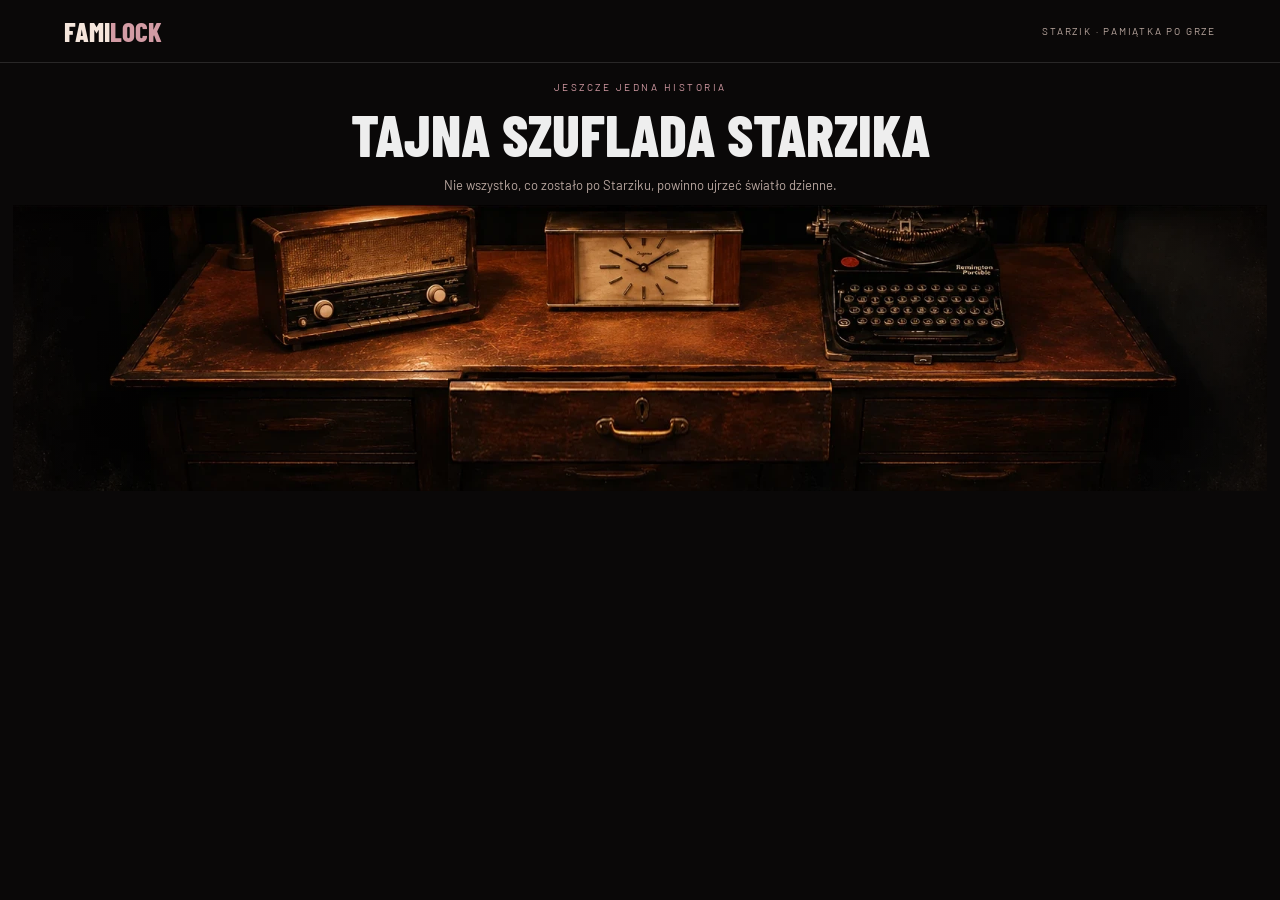
<file: szuflada/index.html>
<!doctype html><html lang="pl"><head><meta charset="utf-8"><meta name="viewport" content="width=device-width,initial-scale=1"><meta name="robots" content="noindex,nofollow"><meta name="theme-color" content="#0b0908"><title>Tajna szuflada Starzika | Familock</title><link rel="icon" href="/favicon.png"><link href="https://fonts.googleapis.com/css2?family=Barlow:wght@400;500;600&family=Barlow+Condensed:wght@600;700;800&display=swap" rel="stylesheet"><style>
:root{color-scheme:dark;--rose:#d39ba4}*{box-sizing:border-box}body{margin:0;background:#0a0808;color:#eee;font-family:Barlow,Arial,sans-serif}.mast{display:flex;align-items:center;justify-content:space-between;padding:15px clamp(16px,5vw,65px);border-bottom:1px solid #ffffff20}.brand{color:#f5e6dc;text-decoration:none;font:800 27px 'Barlow Condensed',sans-serif}.brand em{font-style:normal;color:var(--rose)}.mast small{letter-spacing:.18em;font-size:10px;color:#bba8a0}.intro{text-align:center;padding:12px 15px 12px}.intro small{letter-spacing:.25em;color:var(--rose);font-size:10px}.intro h1{font:800 clamp(32px,5vw,58px) 'Barlow Condensed',sans-serif;margin:5px 0 8px;text-transform:uppercase}.intro p{margin:0;color:#b9a7a0;font-size:13px}.scene-wrap{width:min(1540px,98vw);margin:auto;overflow-x:auto;scrollbar-color:#6d4747 #160f0f}.scene{position:relative;width:100%;min-width:0;aspect-ratio:1672/381;isolation:isolate;overflow:hidden;background:#170e0b;box-shadow:0 20px 80px #000}.photo{position:absolute;inset:0;width:100%;height:100%;object-fit:contain;pointer-events:none;user-select:none}.photo.open-state{opacity:0;transition:opacity .7s ease}.scene.is-open .photo.open-state{opacity:1}.scene:after{content:'';position:absolute;inset:0;pointer-events:none;background:linear-gradient(90deg,#07030370,transparent 14%,transparent 86%,#07030370);z-index:3}.closed-front{position:absolute;left:34.6%;top:57%;width:30.9%;height:43%;z-index:2;transform:translateY(0);transform-origin:top center;transition:transform .7s ease,opacity .55s ease;background:repeating-linear-gradient(1deg,#472211 0px,#542c17 4px,#2d140c 9px,#62371d 13px,#3c2011 20px);border:8px solid #281309;border-top:13px solid #170b08;box-shadow:inset 0 0 25px #130704,0 4px 17px #000c}.closed-front:before{content:'';position:absolute;left:45%;top:55%;width:10%;height:12%;border:3px solid #b38a4d;border-radius:0 0 55% 55%;box-shadow:0 1px 3px #000;background:#342010}.closed-front:after{content:'';position:absolute;left:49%;top:37%;width:2%;height:11%;border:2px solid #8e6838;border-radius:50%;background:#1b0b05}.scene.is-open .closed-front{transform:translateY(100%);opacity:0}.hit{position:absolute;z-index:5;border:1px solid transparent;border-radius:12px;background:transparent;cursor:pointer;color:#fff}.hit:hover{background:transparent;border-color:transparent}.hit:focus-visible{outline:2px solid #e5b4aa;outline-offset:2px}.hit span{display:none}.radio{left:18.5%;top:14%;width:19%;height:36%}.clock{left:42.2%;top:16%;width:16.5%;height:28%}.machine{left:63%;top:13%;width:19.5%;height:40%}.drawer{left:35%;top:70%;width:30%;height:24%}.veil{position:fixed;inset:0;z-index:20;background:#050404ee;display:grid;place-items:center;padding:16px}.veil[hidden]{display:none}.panel{position:relative;width:min(640px,100%);max-height:90vh;overflow:auto;padding:clamp(20px,5vw,40px);background:#17110f;border:1px solid #644549;box-shadow:0 20px 70px #000}.panel h2{font:800 40px 'Barlow Condensed',sans-serif;margin:0 0 10px}.panel p{color:#d0bdb4;line-height:1.6}.exit{position:absolute;top:7px;right:13px;background:none;border:0;color:#eee;font-size:32px;cursor:pointer}.field{width:100%;padding:12px;background:#090807;border:1px solid #725659;color:#fff;font:inherit}.action{margin-top:12px;padding:10px 18px;background:#6b3440;border:1px solid #ac7780;color:#fff;cursor:pointer}.readout{text-align:center;font:34px Georgia,serif;padding:12px;color:#e9d0b3}.stepper{display:flex;justify-content:center;gap:14px}.stepper button{background:#30221f;border:1px solid #755653;color:#fff;padding:9px 20px;cursor:pointer}.status{font-size:12px;color:#d9a8b0}input[type=range]{width:100%;accent-color:var(--rose)}@media(max-width:800px){.scene-wrap{scroll-snap-type:x proximity}.scene{scroll-snap-align:start;min-width:780px}.intro{padding:18px 12px}.mast small{font-size:8px}}@media(prefers-reduced-motion:reduce){.photo.open-state{transition:none}}
.radio-console{padding:18px 8px 10px;text-align:center;background:radial-gradient(ellipse at center,#36241a,#17100d 72%);border:1px solid #65452c;box-shadow:inset 0 0 30px #070404}.radio-scale{display:flex;justify-content:space-between;color:#bd9a6f;font:12px Georgia,serif;letter-spacing:.08em;margin:0 auto 12px;max-width:310px}.radio-dial{position:relative;display:block;margin:8px auto 15px;width:min(230px,65vw);height:min(230px,65vw);border:0;border-radius:50%;background:repeating-conic-gradient(from -135deg,#a78551 0deg 1deg,transparent 1deg 12deg),radial-gradient(circle,#35291f 57%,#100b09 59%,#6e4d2e 63%,#1c130e 68%,transparent 70%);cursor:grab;touch-action:none;user-select:none}.radio-dial:active{cursor:grabbing}.radio-dial:focus-visible{outline:2px solid #e7b78e;outline-offset:5px}.radio-knob{position:absolute;inset:17%;border-radius:50%;background:radial-gradient(circle at 35% 27%,#866644,#392718 42%,#170e0a 78%);border:5px solid #654628;box-shadow:inset 0 0 13px #080503,0 7px 14px #000a;transform:rotate(var(--dial-angle,-120deg));pointer-events:none}.radio-knob:before{content:"";position:absolute;left:calc(50% - 3px);top:10%;width:6px;height:25%;border-radius:4px;background:#e5bf80;box-shadow:0 0 6px #ffd49a}.radio-display{display:inline-block;min-width:190px;padding:10px 20px;background:#c4a36b;color:#21180e;border:5px ridge #65492d;box-shadow:inset 0 0 15px #725631;font:30px Georgia,serif;font-variant-numeric:tabular-nums}.radio-band{font:12px Georgia,serif;color:#c9ab81;letter-spacing:.24em;margin:8px 0}.radio-hint{font-size:12px;color:#a99480;margin:10px 0 0}.clock-shell{display:grid;place-items:center;padding:15px 0 5px;background:transparent;border:0}.clock-face{display:block;width:min(330px,76vw);height:auto;overflow:visible;touch-action:none;cursor:grab;user-select:none;border:0;outline:0}.clock-face:active{cursor:grabbing}.clock-face:focus-visible{outline:0}.clock-minute{stroke:#2a2018;stroke-width:3.5;stroke-linecap:round}.clock-hour{stroke:#2a2018;stroke-width:5.5;stroke-linecap:round}.clock-hand{pointer-events:none}.clock-time{font:27px Georgia,serif;color:#e5c5a1;margin:6px 0 10px;font-variant-numeric:tabular-nums}.clock-face .clock-mark{stroke:#674d34;stroke-linecap:round}.clock-face .clock-number{font:22px Georgia,serif;fill:#3d2b1d;text-anchor:middle;dominant-baseline:central}.typewriter{background:linear-gradient(145deg,#35271f,#100c0a 70%);border:1px solid #5e4434;padding:18px 14px 24px;box-shadow:inset 0 0 30px #050302}.paper-slot{height:12px;background:#070605;border:3px ridge #51453a;border-radius:50%;margin:0 auto -3px;width:84%}.type-paper{width:85%;height:145px;margin:auto;padding:22px 24px 10px;background:linear-gradient(100deg,#c5b48f,#eee0b9 45%,#d2bd95);color:#2b231d;box-shadow:0 8px 15px #0008,inset 0 0 25px #826a4933;font:20px 'Courier New',monospace;white-space:pre-wrap;overflow:hidden;overflow-wrap:anywhere;line-height:1.45;position:relative}.type-paper:after{content:"";position:absolute;inset:0;pointer-events:none;background:repeating-linear-gradient(0deg,transparent 0 3px,#614c2410 4px 5px)}.type-carriage{height:17px;margin:0 auto 13px;width:93%;background:linear-gradient(#867a6b,#24201d 35%,#6c5b49 55%,#100d0b);border-radius:7px;box-shadow:0 4px 8px #000}.type-keys{display:flex;flex-direction:column;align-items:center;gap:7px}.type-row{display:flex;justify-content:center;gap:clamp(3px,1vw,8px);width:100%}.type-key{width:clamp(27px,6vw,43px);height:clamp(27px,6vw,43px);flex:0 1 auto;border-radius:50%;border:3px solid #81705c;background:radial-gradient(circle at 40% 30%,#3b3732,#100f0e 75%);box-shadow:inset 0 0 0 2px #171310,0 4px 0 #070606,0 6px 7px #000b;color:#e4d8bd;font:600 clamp(12px,2vw,18px) Georgia,serif;cursor:pointer;touch-action:manipulation}.type-key:active,.type-key.pressed{transform:translateY(3px);box-shadow:inset 0 0 0 2px #171310,0 1px 0 #070606}.type-key.wide{width:clamp(80px,22vw,180px);border-radius:22px;font-size:12px}.type-key.utility{width:clamp(45px,11vw,75px);border-radius:18px;font-size:11px}.typewriter-note{color:#a99683;font-size:12px;text-align:center;margin:14px 0 0}</style></head><body><header class="mast"><a class="brand" href="/">FAMI<em>LOCK</em></a><small>STARZIK · PAMIĄTKA PO GRZE</small></header><section class="intro"><small>JESZCZE JEDNA HISTORIA</small><h1>Tajna szuflada Starzika</h1><p>Nie wszystko, co zostało po Starziku, powinno ujrzeć światło dzienne.</p></section><main><div class="scene-wrap" aria-label="Interaktywne biurko Starzika"><div class="scene" id="scene"><img class="photo" src="assets/starzik-closed-v2.webp" alt="Biurko Starzika z zamkniętą szufladą"><img class="photo open-state" src="assets/starzik-open-v2.webp" alt="" aria-hidden="true"><button class="hit radio" data-item="radio" aria-label="Radio"><span>Radio</span></button><button class="hit clock" data-item="clock" aria-label="Zegar"><span>Zegar</span></button><button class="hit machine" data-item="machine" aria-label="Maszyna do pisania"><span>Maszyna do pisania</span></button><button class="hit drawer" id="drawer" data-item="drawer" aria-label="Otwórz szufladę" aria-expanded="false"><span>Szuflada</span></button></div></div></main><div class="veil" id="veil" hidden role="dialog" aria-modal="true" aria-labelledby="title"><div class="panel"><button class="exit" id="exit" aria-label="Zamknij">×</button><h2 id="title"></h2><div id="content"></div></div></div><script>
(()=>{const scene=document.getElementById('scene'),drawer=document.getElementById('drawer'),veil=document.getElementById('veil'),title=document.getElementById('title'),content=document.getElementById('content');let opened=false,hour=12,typeAbort=new AbortController();function flip(){opened=!opened;scene.classList.toggle('is-open',opened);const label=opened?'Zamknij szufladę':'Otwórz szufladę';drawer.setAttribute('aria-label',label);drawer.setAttribute('aria-expanded',String(opened))}function show(t,html){typeAbort.abort();typeAbort=new AbortController();title.textContent=t;content.innerHTML=html;veil.hidden=false;document.getElementById('exit').focus()}function close(){veil.hidden=true;typeAbort.abort()}document.getElementById('exit').onclick=close;veil.onclick=e=>{if(e.target===veil)close()};document.addEventListener('keydown',e=>{if(e.key==='Escape')close()});document.querySelectorAll('.hit').forEach(el=>el.onclick=()=>{const a=el.dataset.item||el.dataset.open;if(a==='drawer'){flip();return}if(a==='machine'){const rows=['QWERTYUIOP','ASDFGHJKL','ZXCVBNM'];const keyboard=rows.map(row=>'<div class="type-row">'+[...row].map(ch=>'<button type="button" class="type-key" data-key="'+ch+'" aria-label="Litera '+ch+'">'+ch+'</button>').join('')+'</div>').join('');show('Maszyna do pisania','<div class="typewriter"><div class="paper-slot"></div><div class="type-paper" id="typePaper" aria-live="polite"></div><div class="type-carriage"></div><div class="type-keys">'+keyboard+'<div class="type-row"><button type="button" class="type-key utility" data-key="BACK" aria-label="Usuń ostatnią literę">←</button><button type="button" class="type-key wide" data-key="SPACE" aria-label="Spacja">SPACJA</button><button type="button" class="type-key utility" data-key="ENTER" aria-label="Nowy wiersz">↵</button></div></div></div>');const paper=document.getElementById('typePaper');let typed='';let audioCtx=null;const clickSound=()=>{try{audioCtx=audioCtx||new(window.AudioContext||window.webkitAudioContext)();const duration=.045,rate=audioCtx.sampleRate,buffer=audioCtx.createBuffer(1,Math.ceil(rate*duration),rate),data=buffer.getChannelData(0);for(let i=0;i<data.length;i++)data[i]=(Math.random()*2-1)*Math.exp(-i/(rate*.009));const src=audioCtx.createBufferSource(),gain=audioCtx.createGain();src.buffer=buffer;gain.gain.value=.09;src.connect(gain).connect(audioCtx.destination);src.start()}catch(e){}};const press=key=>{if(key==='BACK')typed=typed.slice(0,-1);else if(key==='SPACE')typed+=' ';else if(key==='ENTER')typed+='\n';else if(/^[A-Z0-9]$/.test(key))typed+=key;else return;if(typed.length>500)typed=typed.slice(-500);paper.textContent=typed;paper.scrollTop=paper.scrollHeight;clickSound();const btn=content.querySelector('[data-key="'+key+'"]');if(btn){btn.classList.add('pressed');setTimeout(()=>btn.classList.remove('pressed'),90)}};content.querySelectorAll('[data-key]').forEach(btn=>btn.addEventListener('click',()=>press(btn.dataset.key)));const onKey=e=>{if(veil.hidden||!content.querySelector('.typewriter')||e.ctrlKey||e.altKey||e.metaKey)return;let key=e.key==='Backspace'?'BACK':e.key==='Enter'?'ENTER':e.key===' '?'SPACE':e.key.toUpperCase();if(/^[A-Z0-9]$/.test(key)||['BACK','ENTER','SPACE'].includes(key)){e.preventDefault();press(key)}};document.addEventListener('keydown',onKey,{signal:typeAbort.signal})}if(a==='clock'){const ticks=Array.from({length:60},(_,i)=>{const ang=i*Math.PI/30,major=i%5===0,r1=major?113:119,r2=128;return '<line class="clock-mark" x1="'+(150+Math.sin(ang)*r1)+'" y1="'+(150-Math.cos(ang)*r1)+'" x2="'+(150+Math.sin(ang)*r2)+'" y2="'+(150-Math.cos(ang)*r2)+'" stroke-width="'+(major?3:1)+'"/>'}).join('');const nums=Array.from({length:12},(_,i)=>{const n=i+1,ang=n*Math.PI/6;return '<text class="clock-number" x="'+(150+Math.sin(ang)*91)+'" y="'+(150-Math.cos(ang)*91)+'">'+n+'</text>'}).join('');show('Zegar','<div class="clock-shell"><svg id="clockFace" class="clock-face" viewBox="0 0 300 300" role="slider" tabindex="0" aria-label="Ustawienie wskazówek zegara" aria-valuemin="0" aria-valuemax="1435" aria-valuenow="600" aria-valuetext="10:00"><defs><radialGradient id="clockPaper"><stop stop-color="#ead4ac"/><stop offset=".85" stop-color="#c7a77a"/><stop offset="1" stop-color="#a88154"/></radialGradient></defs><circle cx="150" cy="150" r="148" fill="#21160f" stroke="#80603c" stroke-width="4"/><circle cx="150" cy="150" r="137" fill="url(#clockPaper)" stroke="#4c3421" stroke-width="8"/>'+ticks+nums+'<g id="hourHand" class="clock-hand"><line class="clock-hour" x1="150" y1="163" x2="150" y2="91"/></g><g id="minuteHand" class="clock-hand"><line class="clock-minute" x1="150" y1="169" x2="150" y2="51"/></g><circle cx="150" cy="150" r="7" fill="#6a4c2d" stroke="#241810" stroke-width="2"/></svg><output id="clockTime" class="clock-time">10:00</output></div>');const face=document.getElementById('clockFace'),h=document.getElementById('hourHand'),m=document.getElementById('minuteHand'),out=document.getElementById('clockTime');let minutes=600,active=false,lastAngle=0,pendingAngle=0;const paint=()=>{minutes=(minutes+1440)%1440;h.setAttribute('transform','rotate('+(minutes/2)+',150,150)');m.setAttribute('transform','rotate('+(minutes*6)+',150,150)');const time=String(Math.floor(minutes/60)).padStart(2,'0')+':'+String(minutes%60).padStart(2,'0');out.textContent=time;face.setAttribute('aria-valuenow',String(minutes));face.setAttribute('aria-valuetext',time)};const angle=e=>{const p=face.createSVGPoint();p.x=e.clientX;p.y=e.clientY;const matrix=face.getScreenCTM();if(!matrix)return 0;const q=p.matrixTransform(matrix.inverse());return Math.atan2(q.x-150,150-q.y)*180/Math.PI};face.addEventListener('pointerdown',e=>{active=true;lastAngle=angle(e);pendingAngle=0;face.setPointerCapture(e.pointerId)});face.addEventListener('pointermove',e=>{if(!active)return;const now=angle(e);let delta=now-lastAngle;if(delta>180)delta-=360;if(delta< -180)delta+=360;lastAngle=now;pendingAngle+=delta;const step=Math.trunc(pendingAngle/30);if(step){minutes+=step*5;pendingAngle-=step*30;paint()}});const stop=()=>active=false;face.addEventListener('pointerup',stop);face.addEventListener('pointercancel',stop);face.addEventListener('lostpointercapture',stop);face.addEventListener('keydown',e=>{const steps={ArrowRight:5,ArrowUp:5,ArrowLeft:-5,ArrowDown:-5,PageUp:60,PageDown:-60};if(e.key in steps){e.preventDefault();minutes+=steps[e.key];paint()}else if(e.key==='Home'){e.preventDefault();minutes=0;paint()}else if(e.key==='End'){e.preventDefault();minutes=1435;paint()}});paint()}if(a==='radio'){show('Radio','<div class="radio-console"><div class="radio-band">UKF · FM</div><div class="radio-scale"><span>87,5</span><span>98</span><span>108</span></div><button type="button" class="radio-dial" id="radioDial" role="slider" aria-label="Częstotliwość radia" aria-valuemin="87.5" aria-valuemax="108" aria-valuenow="90" aria-valuetext="90,0 megaherca" tabindex="0"><span class="radio-knob"></span></button><output class="radio-display" id="freq">90,0 MHz</output><p class="radio-hint">FM 87,5–108 MHz</p></div>');const dial=document.getElementById('radioDial'),out=document.getElementById('freq');let value=90,drag=false,lastAngle=0;const centerAngle=e=>{const b=dial.getBoundingClientRect();return Math.atan2(e.clientY-(b.top+b.height/2),e.clientX-(b.left+b.width/2))*180/Math.PI};const paint=()=>{value=Math.max(87.5,Math.min(108,Math.round(value*10)/10));out.textContent=value.toFixed(1).replace('.',',')+' MHz';dial.style.setProperty('--dial-angle',(-120+(value-87.5)/20.5*240)+'deg');dial.setAttribute('aria-valuenow',String(value));dial.setAttribute('aria-valuetext',value.toFixed(1).replace('.',',')+' megaherca')};paint();dial.addEventListener('pointerdown',e=>{drag=true;lastAngle=centerAngle(e);dial.setPointerCapture(e.pointerId)});dial.addEventListener('pointermove',e=>{if(!drag)return;const angle=centerAngle(e);let delta=angle-lastAngle;if(delta>180)delta-=360;if(delta< -180)delta+=360;value+=delta*20.5/240;lastAngle=angle;paint()});const stop=()=>{drag=false};dial.addEventListener('pointerup',stop);dial.addEventListener('pointercancel',stop);dial.addEventListener('lostpointercapture',stop);dial.addEventListener('keydown',e=>{const steps={ArrowLeft:-.1,ArrowDown:-.1,ArrowRight:.1,ArrowUp:.1,PageDown:-1,PageUp:1};if(e.key in steps){e.preventDefault();value+=steps[e.key];paint()}else if(e.key==='Home'){e.preventDefault();value=87.5;paint()}else if(e.key==='End'){e.preventDefault();value=108;paint()}})}})})();
</script></body></html>
</file>
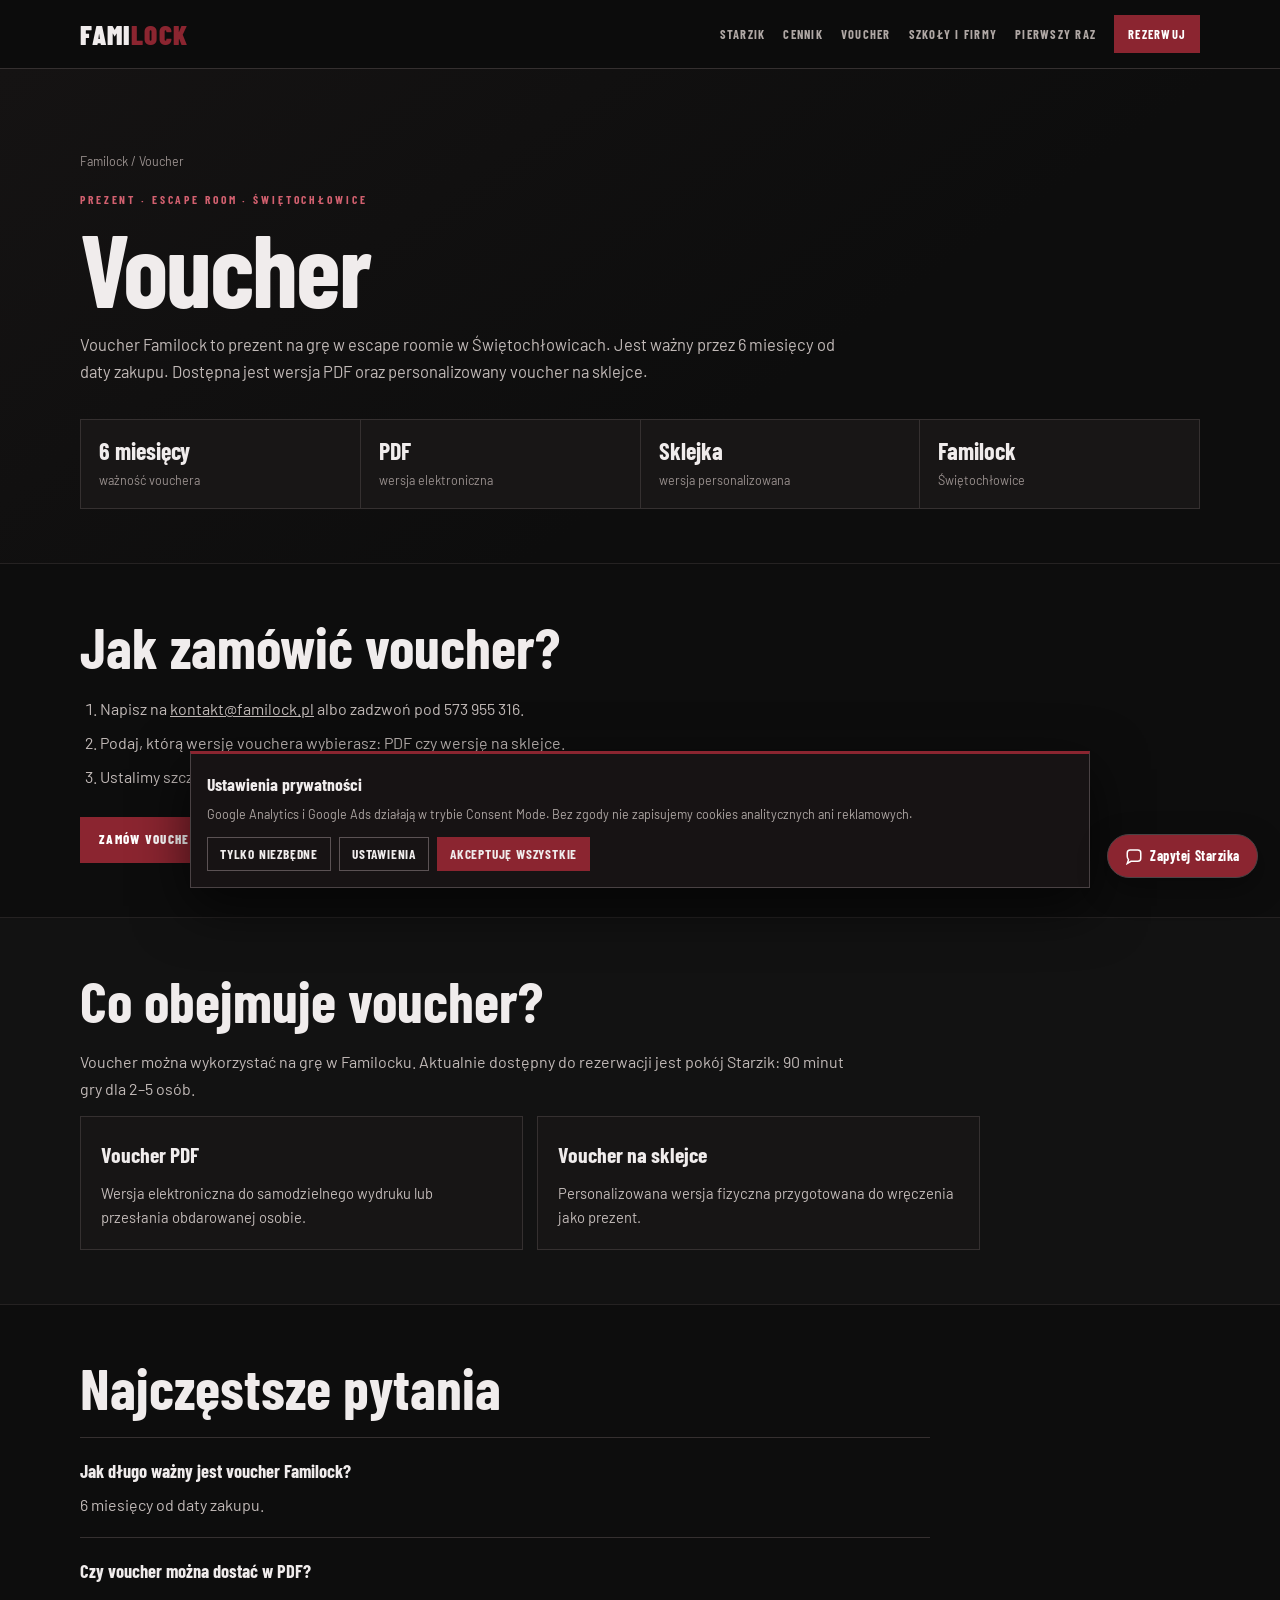
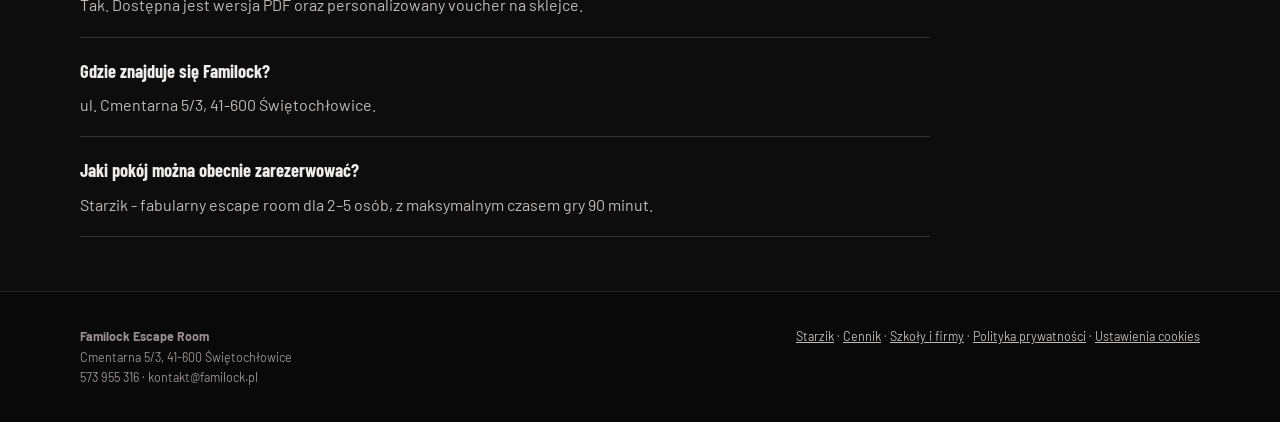
<file: voucher/index.html>
<!doctype html><html lang="pl"><head><meta charset="UTF-8"><meta name="viewport" content="width=device-width,initial-scale=1"><title>Voucher na Escape Room | Familock Świętochłowice</title><meta name="description" content="Voucher na escape room Familock w Świętochłowicach. Wersja PDF lub personalizowany voucher na sklejce. Ważny 6 miesięcy."><meta name="robots" content="index,follow"><link rel="canonical" href="https://familock.pl/voucher/"><meta property="og:type" content="website"><meta property="og:locale" content="pl_PL"><meta property="og:site_name" content="Familock Escape Room"><meta property="og:title" content="Voucher na Escape Room Familock"><meta property="og:description" content="Voucher do Familocka: PDF lub personalizowana wersja na sklejce. Ważny 6 miesięcy."><meta property="og:url" content="https://familock.pl/voucher/"><meta property="og:image" content="https://familock.pl/og-familock-starzik.jpg"><link rel="icon" href="/favicon.png"><link rel="stylesheet" href="https://fonts.googleapis.com/css2?family=Barlow+Condensed:wght@600;700;800;900&family=Barlow:wght@300;400;500&display=swap"><link rel="stylesheet" href="/subpage.css"><script type="application/ld+json">{"@context":"https://schema.org","@graph":[{"@type":"WebPage","@id":"https://familock.pl/voucher/#page","url":"https://familock.pl/voucher/","name":"Voucher na Escape Room Familock","description":"Informacje o voucherach podarunkowych do Familocka w Świętochłowicach.","inLanguage":"pl-PL","isPartOf":{"@id":"https://familock.pl/#website"},"about":{"@id":"https://familock.pl/#business"}},{"@type":"WebSite","@id":"https://familock.pl/#website","url":"https://familock.pl/","name":"Familock Escape Room"},{"@type":"EntertainmentBusiness","@id":"https://familock.pl/#business","name":"Familock Escape Room","url":"https://familock.pl/","telephone":"+48573955316","email":"kontakt@familock.pl","address":{"@type":"PostalAddress","streetAddress":"ul. Cmentarna 5/3","addressLocality":"Świętochłowice","postalCode":"41-600","addressCountry":"PL"}},{"@type":"BreadcrumbList","itemListElement":[{"@type":"ListItem","position":1,"name":"Familock","item":"https://familock.pl/"},{"@type":"ListItem","position":2,"name":"Voucher","item":"https://familock.pl/voucher/"}]}]}</script><script>window.dataLayer=window.dataLayer||[];window.gtag=window.gtag||function(){window.dataLayer.push(arguments)};window.gtag('consent','default',{analytics_storage:'denied',ad_storage:'denied',ad_user_data:'denied',ad_personalization:'denied',wait_for_update:500});window.gtag('set','ads_data_redaction',true);window.gtag('js',new Date());</script><!-- Google Tag Manager -->
<script>(function(w,d,s,l,i){w[l]=w[l]||[];w[l].push({'gtm.start':
new Date().getTime(),event:'gtm.js'});var f=d.getElementsByTagName(s)[0],
j=d.createElement(s),dl=l!='dataLayer'?'&l='+l:'';j.async=true;j.src=
'https://www.googletagmanager.com/gtm.js?id='+i+dl;f.parentNode.insertBefore(j,f);
})(window,document,'script','dataLayer','GTM-KNPD8QSZ');</script>
<!-- End Google Tag Manager -->
</head><body>
<!-- Google Tag Manager (noscript) -->
<noscript><iframe src="https://www.googletagmanager.com/ns.html?id=GTM-KNPD8QSZ"
height="0" width="0" style="display:none;visibility:hidden"></iframe></noscript>
<!-- End Google Tag Manager (noscript) -->
<header class="nav"><div class="nav-inner"><a class="logo" href="/">FAMI<span>LOCK</span></a><nav class="nav-links" aria-label="Nawigacja"><a href="/starzik/">Starzik</a><a href="/cennik/">Cennik</a><a href="/voucher/">Voucher</a><a href="/dla-szkol-i-firm/">Szkoły i firmy</a><a href="/pierwszy-escape-room/">Pierwszy raz</a><a class="cta" data-booking-link href="/starzik/#rezerwacja">Rezerwuj</a></nav></div></header><main><section class="hero"><div class="wrap"><div class="crumbs"><a href="/">Familock</a> / Voucher</div><p class="eyebrow">Prezent · Escape room · Świętochłowice</p><h1>Voucher</h1><p class="lead">Voucher Familock to prezent na grę w escape roomie w Świętochłowicach. Jest ważny przez 6 miesięcy od daty zakupu. Dostępna jest wersja PDF oraz personalizowany voucher na sklejce.</p><div class="facts"><div class="fact"><strong>6 miesięcy</strong><span>ważność vouchera</span></div><div class="fact"><strong>PDF</strong><span>wersja elektroniczna</span></div><div class="fact"><strong>Sklejka</strong><span>wersja personalizowana</span></div><div class="fact"><strong>Familock</strong><span>Świętochłowice</span></div></div></div></section><section class="section"><div class="wrap"><h2>Jak zamówić voucher?</h2><ol class="plain-list"><li>Napisz na <a href="mailto:kontakt@familock.pl">kontakt@familock.pl</a> albo zadzwoń pod 573 955 316.</li><li>Podaj, którą wersję vouchera wybierasz: PDF czy wersję na sklejce.</li><li>Ustalimy szczegóły i sposób przekazania vouchera.</li></ol><div class="actions"><a class="btn primary" href="mailto:kontakt@familock.pl?subject=Voucher%20Familock">Zamów voucher</a><a class="btn" href="/cennik/">Sprawdź cennik</a></div></div></section><section class="section alt"><div class="wrap"><h2>Co obejmuje voucher?</h2><p>Voucher można wykorzystać na grę w Familocku. Aktualnie dostępny do rezerwacji jest pokój Starzik: 90 minut gry dla 2–5 osób.</p><div class="cards"><article class="card"><h3>Voucher PDF</h3><p>Wersja elektroniczna do samodzielnego wydruku lub przesłania obdarowanej osobie.</p></article><article class="card"><h3>Voucher na sklejce</h3><p>Personalizowana wersja fizyczna przygotowana do wręczenia jako prezent.</p></article></div></div></section><section class="section"><div class="wrap"><h2>Najczęstsze pytania</h2><div class="qa"><div class="qa-item"><h3>Jak długo ważny jest voucher Familock?</h3><p>6 miesięcy od daty zakupu.</p></div><div class="qa-item"><h3>Czy voucher można dostać w PDF?</h3><p>Tak. Dostępna jest wersja PDF oraz personalizowany voucher na sklejce.</p></div><div class="qa-item"><h3>Gdzie znajduje się Familock?</h3><p>ul. Cmentarna 5/3, 41-600 Świętochłowice.</p></div><div class="qa-item"><h3>Jaki pokój można obecnie zarezerwować?</h3><p>Starzik - fabularny escape room dla 2–5 osób, z maksymalnym czasem gry 90 minut.</p></div></div></div></section></main><footer class="footer"><div class="wrap footer-grid"><div><strong>Familock Escape Room</strong><br>Cmentarna 5/3, 41-600 Świętochłowice<br>573 955 316 · kontakt@familock.pl</div><div><a href="/starzik/">Starzik</a> · <a href="/cennik/">Cennik</a> · <a href="/dla-szkol-i-firm/">Szkoły i firmy</a> · <a href="/polityka.html">Polityka prywatności</a></div></div></footer><div id="cookie-consent" class="cookie" hidden><strong>Ustawienia prywatności</strong><p>Google Analytics i Google Ads działają w trybie Consent Mode. Bez zgody nie zapisujemy cookies analitycznych ani reklamowych.</p><div id="cookie-settings" class="cookie-settings" hidden><label for="cookie-analytics">Analityczne - Google Analytics</label><input id="cookie-analytics" type="checkbox"><label for="cookie-marketing">Reklamowe - pomiar Google Ads</label><input id="cookie-marketing" type="checkbox"></div><div class="cookie-actions"><button id="cookie-necessary">Tylko niezbędne</button><button id="cookie-toggle-settings">Ustawienia</button><button id="cookie-save" hidden>Zapisz wybór</button><button id="cookie-accept-all" class="primary">Akceptuję wszystkie</button></div></div><script src="/subpage.js"></script><!-- Familock AI chat -->
<style>
#familock-ai-launch{position:fixed;right:22px;bottom:22px;z-index:9997;border:1px solid #4a4244;background:#8b2530;color:#fff;border-radius:999px;padding:12px 17px;font:700 14px "Barlow Condensed",sans-serif;letter-spacing:.04em;cursor:pointer;box-shadow:0 10px 30px rgba(0,0,0,.35)}
#familock-ai-launch:hover{background:#a03340}
#familock-ai-box{position:fixed;right:22px;bottom:78px;z-index:9998;width:min(460px,calc(100vw - 24px));height:auto!important;max-height:min(570px,calc(100vh - 100px));background:#121212;border:1px solid #353030;border-radius:14px;box-shadow:0 24px 70px rgba(0,0,0,.55);display:none;overflow:hidden;font-family:"Barlow",sans-serif}
#familock-ai-box.open{display:flex;flex-direction:column;min-height:0!important}
.fai-head{padding:15px 16px;background:#1c1a1a;border-bottom:1px solid #353030;display:flex;align-items:center;justify-content:space-between}
.fai-title{font:700 18px "Barlow Condensed",sans-serif;letter-spacing:.04em;color:#f0ecec}.fai-sub{font-size:11px;color:#9a918f}
.fai-close{border:0;background:transparent;color:#b0a8a5;font-size:24px;cursor:pointer;line-height:1}
#familock-ai-messages{flex:0 1 auto;min-height:0;max-height:330px;overflow:auto;padding:18px;display:flex;flex-direction:column;gap:12px}
.fai-msg{max-width:86%;padding:12px 14px;border-radius:12px;font-size:14px;line-height:1.55;white-space:pre-wrap}
.fai-bot{align-self:flex-start;background:#211f1f;color:#f0ecec;border:1px solid #353030}.fai-user{align-self:flex-end;background:#8b2530;color:#fff}
.fai-quick{display:flex;gap:7px;flex-wrap:wrap;padding:0 18px 12px}.fai-quick button{border:1px solid #4a4244;background:#161616;color:#b0a8a5;border-radius:999px;padding:6px 9px;font:600 11px "Barlow",sans-serif;cursor:pointer}.fai-quick button:hover{border-color:#8b2530;color:#f0ecec}.fai-quick button.fai-book{background:#8b2530;border-color:#8b2530;color:#fff}.fai-quick button.fai-book:hover{background:#a02d39}
.fai-form{display:flex;gap:8px;padding:12px;border-top:1px solid #353030;background:#161616}.fai-form input{min-width:0;flex:1;background:#0d0d0d;color:#f0ecec;border:1px solid #353030;border-radius:9px;padding:10px 11px;font:400 13px "Barlow",sans-serif;outline:none}.fai-form input:focus{border-color:#8b2530}.fai-form button{border:0;border-radius:9px;background:#8b2530;color:#fff;padding:0 13px;font-weight:700;cursor:pointer}
.fai-note{padding:0 12px 9px;background:#161616;color:#777;font-size:9px;text-align:center}#familock-ai-box:after{display:none!important;content:none!important}
@media(max-width:520px){#familock-ai-launch{right:12px;bottom:12px}#familock-ai-box{left:8px;right:8px;bottom:64px;width:auto;height:auto;max-height:calc(100dvh - 82px);border-radius:14px}.fai-head{padding:13px 14px}#familock-ai-messages{padding:14px}.fai-msg{max-width:92%;font-size:14px}.fai-quick{padding:0 14px 10px}.fai-form{padding:10px}.fai-note{padding:0 10px 8px}}
</style>
<button id="familock-ai-launch" type="button" aria-controls="familock-ai-box" aria-expanded="false"><svg width="18" height="18" viewBox="0 0 24 24" fill="none" stroke="currentColor" stroke-width="2" aria-hidden="true" style="vertical-align:-4px;margin-right:7px"><path d="M21 15a4 4 0 0 1-4 4H8l-5 3 1.7-5.1A7 7 0 0 1 3 12V8a4 4 0 0 1 4-4h10a4 4 0 0 1 4 4z"/></svg>Zapytej Starzika</button>
<section id="familock-ai-box" role="dialog" aria-label="Czat Familock" aria-hidden="true">
  <div class="fai-head"><div><div class="fai-title">Zapytej Starzika</div><div class="fai-sub">Pomoc przed wizytą w Starziku</div></div><button class="fai-close" type="button" aria-label="Zamknij czat">×</button></div>
  <div id="familock-ai-messages"><div class="fai-msg fai-bot">Pyrsk! Zapytej mie o Familock, Starzika, voucher i co jeszcze chcesz w związku z escape roomem.</div></div>
  <div class="fai-quick"><button type="button" class="fai-book" data-prompt="Chcę zarezerwować Starzika.">Zarezerwuj</button><button type="button" data-prompt="Jaki jest najbliższy wolny termin?">Najbliższy termin</button><button type="button" data-prompt="Chcę kupić voucher do Starzika.">Voucher</button><button type="button" data-prompt="Czy mogę poprosić o fakturę do rezerwacji?">Faktura</button><button type="button" data-prompt="Ile kosztuje gra w Starzika?">Cena</button></div>
  <form class="fai-form"><input id="familock-ai-input" maxlength="500" autocomplete="off" placeholder="Napisz pytanie…" aria-label="Wiadomość"><button type="submit">Wyślij</button></form>
  <div class="fai-note">Przy rezerwacji możesz podać dane kontaktowe potrzebne do utworzenia jej w LockMe.</div>
</section>
<script>
(function(){
  var endpoint='https://xyivrakegwybwhmmcawq.supabase.co/functions/v1/familock-chat';
  var launch=document.getElementById('familock-ai-launch'),box=document.getElementById('familock-ai-box'),close=box.querySelector('.fai-close'),form=box.querySelector('.fai-form'),input=document.getElementById('familock-ai-input'),messagesEl=document.getElementById('familock-ai-messages'),quick=box.querySelector('.fai-quick');
  var history=[],busy=false;
  var conversationId=(function(){
    var key='familock_ai_conversation_id';
    try{
      var existing=sessionStorage.getItem(key);
      if(existing)return existing;
      var created=(window.crypto&&typeof window.crypto.randomUUID==='function')?window.crypto.randomUUID():('chat_'+Date.now().toString(36)+'_'+Math.random().toString(36).slice(2,10));
      sessionStorage.setItem(key,created);
      return created;
    }catch(e){
      return 'chat_'+Date.now().toString(36)+'_'+Math.random().toString(36).slice(2,10);
    }
  })();
  function toggle(open){box.classList.toggle('open',open);box.setAttribute('aria-hidden',open?'false':'true');launch.setAttribute('aria-expanded',open?'true':'false');if(open)setTimeout(function(){input.focus()},50)}
  function cleanBot(text){return String(text||'').replace(/\*\*/g,'').replace(/^\s*[-*]\s+/gm,'• ')}
  function add(text,who){var d=document.createElement('div');d.className='fai-msg '+(who==='user'?'fai-user':'fai-bot');d.textContent=who==='user'?text:cleanBot(text);messagesEl.appendChild(d);messagesEl.scrollTop=messagesEl.scrollHeight;return d}
  async function ask(text,source){
    text=(text||'').trim();if(!text||busy)return;source=source==='quick'?'quick':'typed';busy=true;input.value='';add(text,'user');history.push({role:'user',content:text});if(history.length>10)history=history.slice(-10);
    var wait=add('Chwileczkę…','bot');
    try{var r=await fetch(endpoint,{method:'POST',headers:{'Content-Type':'application/json'},body:JSON.stringify({messages:history,meta:{conversationId:conversationId,pagePath:location.pathname,source:source}})});var data=await r.json();wait.remove();if(!r.ok)throw new Error(data.error||'Błąd');var answer=data.answer||'Nie udało mi się odpowiedzieć.';add(answer,'bot');history.push({role:'assistant',content:answer});if(history.length>10)history=history.slice(-10)}
    catch(e){wait.remove();add(e.message==='Czat jest jeszcze konfigurowany.'?e.message:'Czat jest chwilowo niedostępny. Spróbuj ponownie później.','bot')}
    finally{busy=false}
  }
  launch.addEventListener('click',function(){toggle(!box.classList.contains('open'))});close.addEventListener('click',function(){toggle(false)});
  form.addEventListener('submit',function(e){e.preventDefault();ask(input.value,'typed')});
  quick.addEventListener('click',function(e){if(e.target.tagName==='BUTTON')ask(e.target.getAttribute('data-prompt')||e.target.textContent,'quick')});
  document.addEventListener('keydown',function(e){if(e.key==='Escape'&&box.classList.contains('open'))toggle(false)});
})();
</script>
<!-- /Familock AI chat -->

</body></html>
</file>
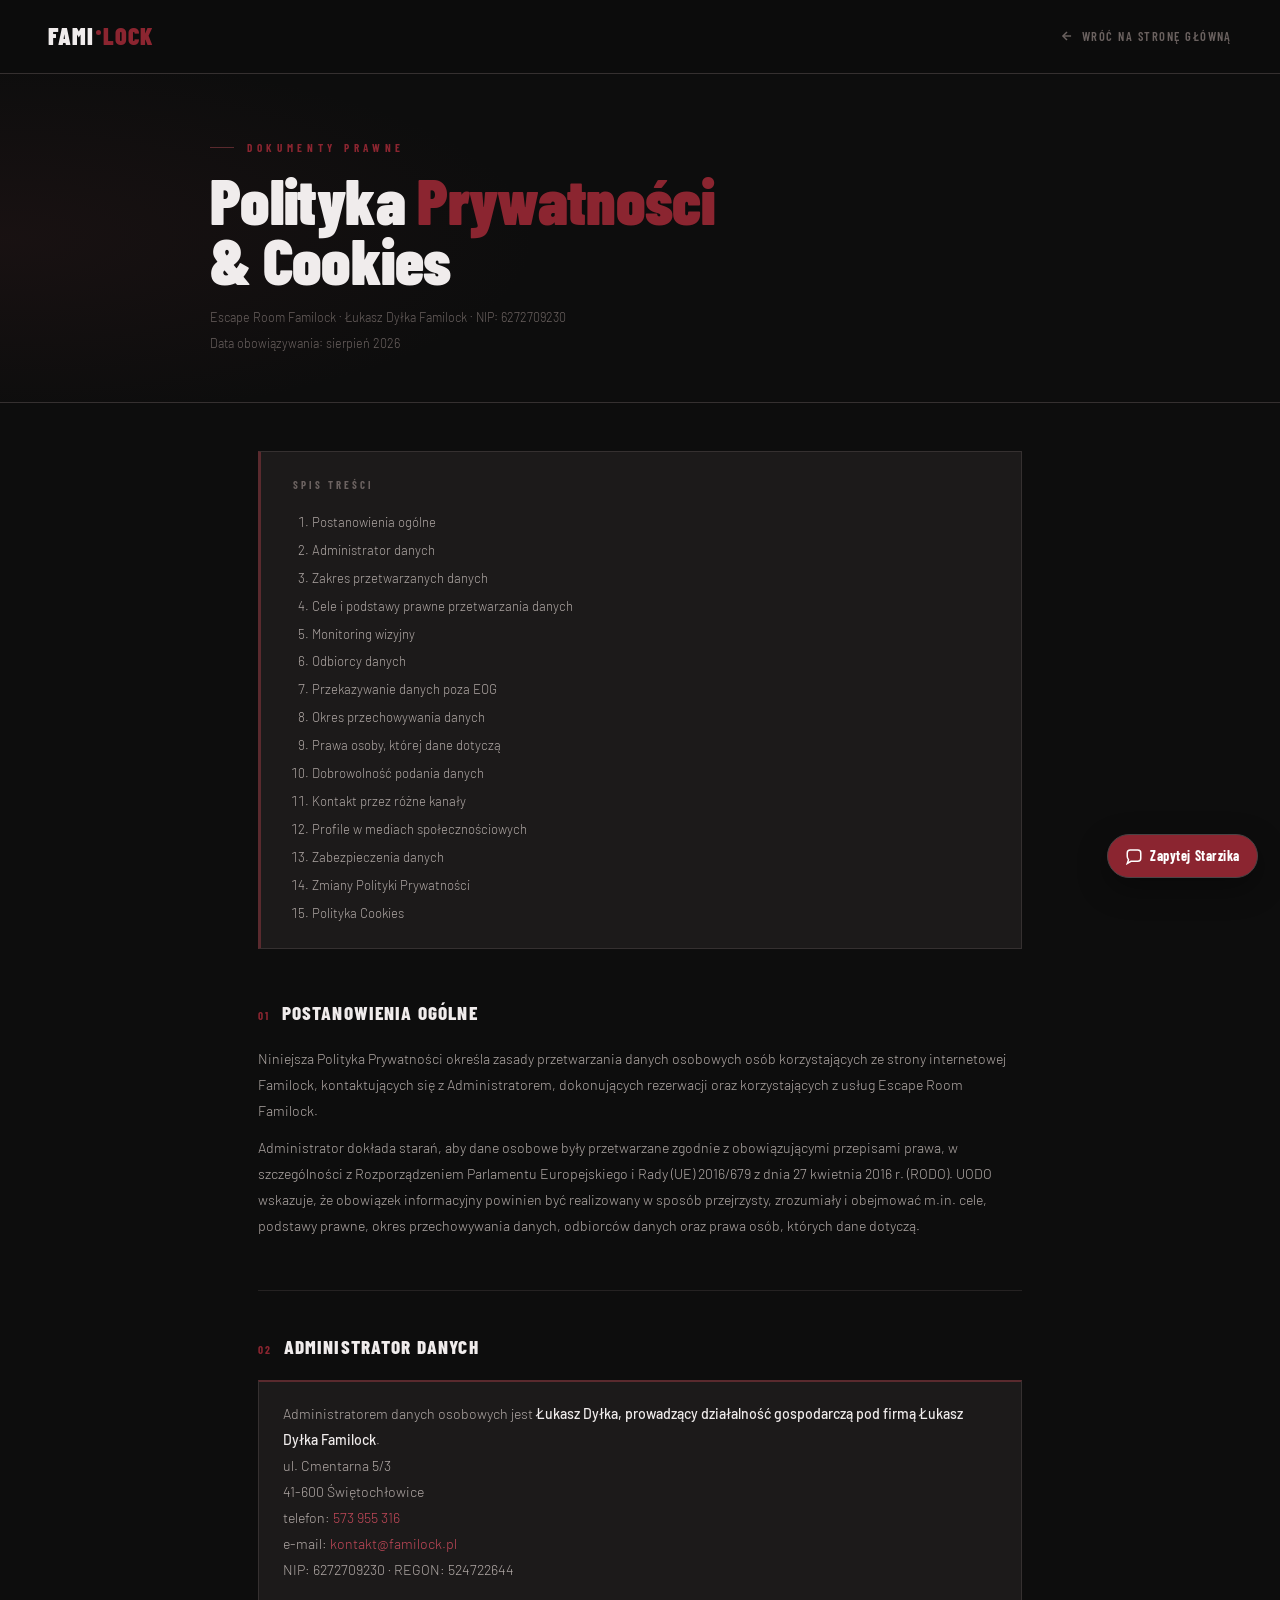
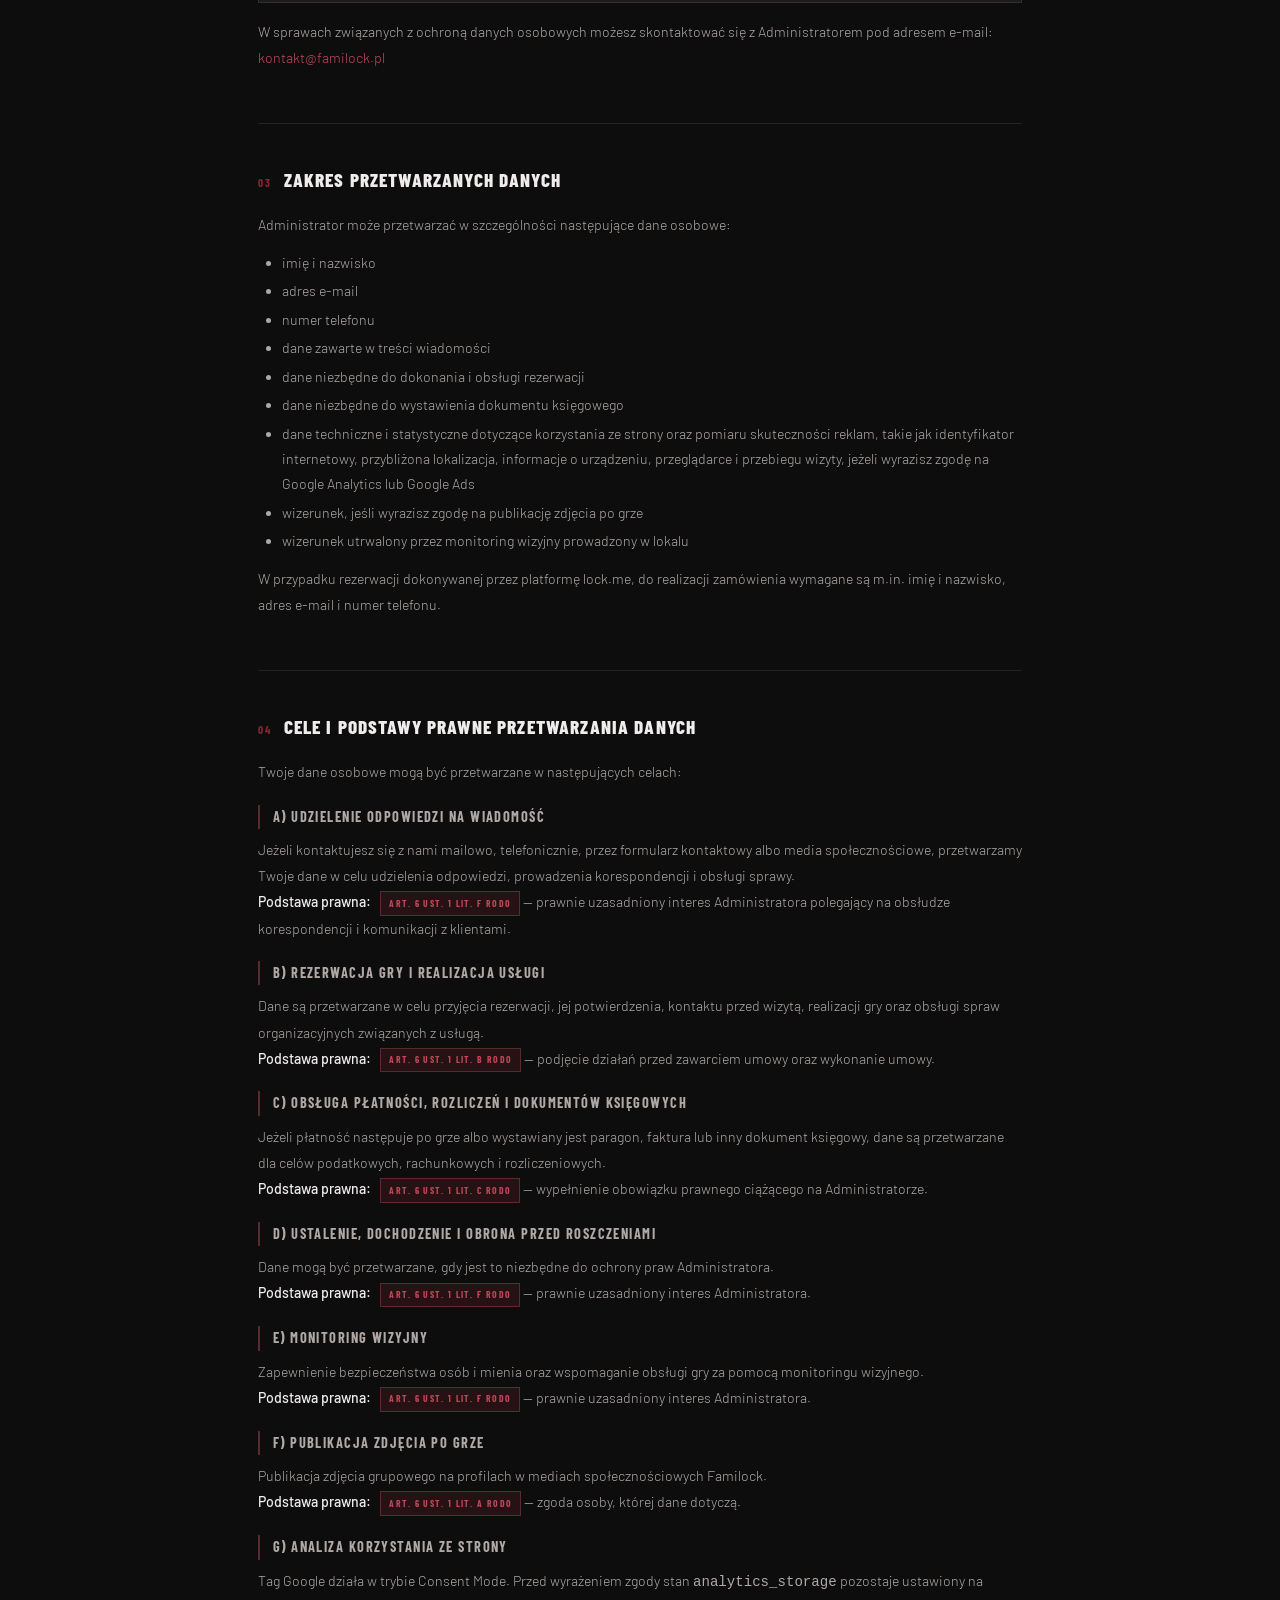
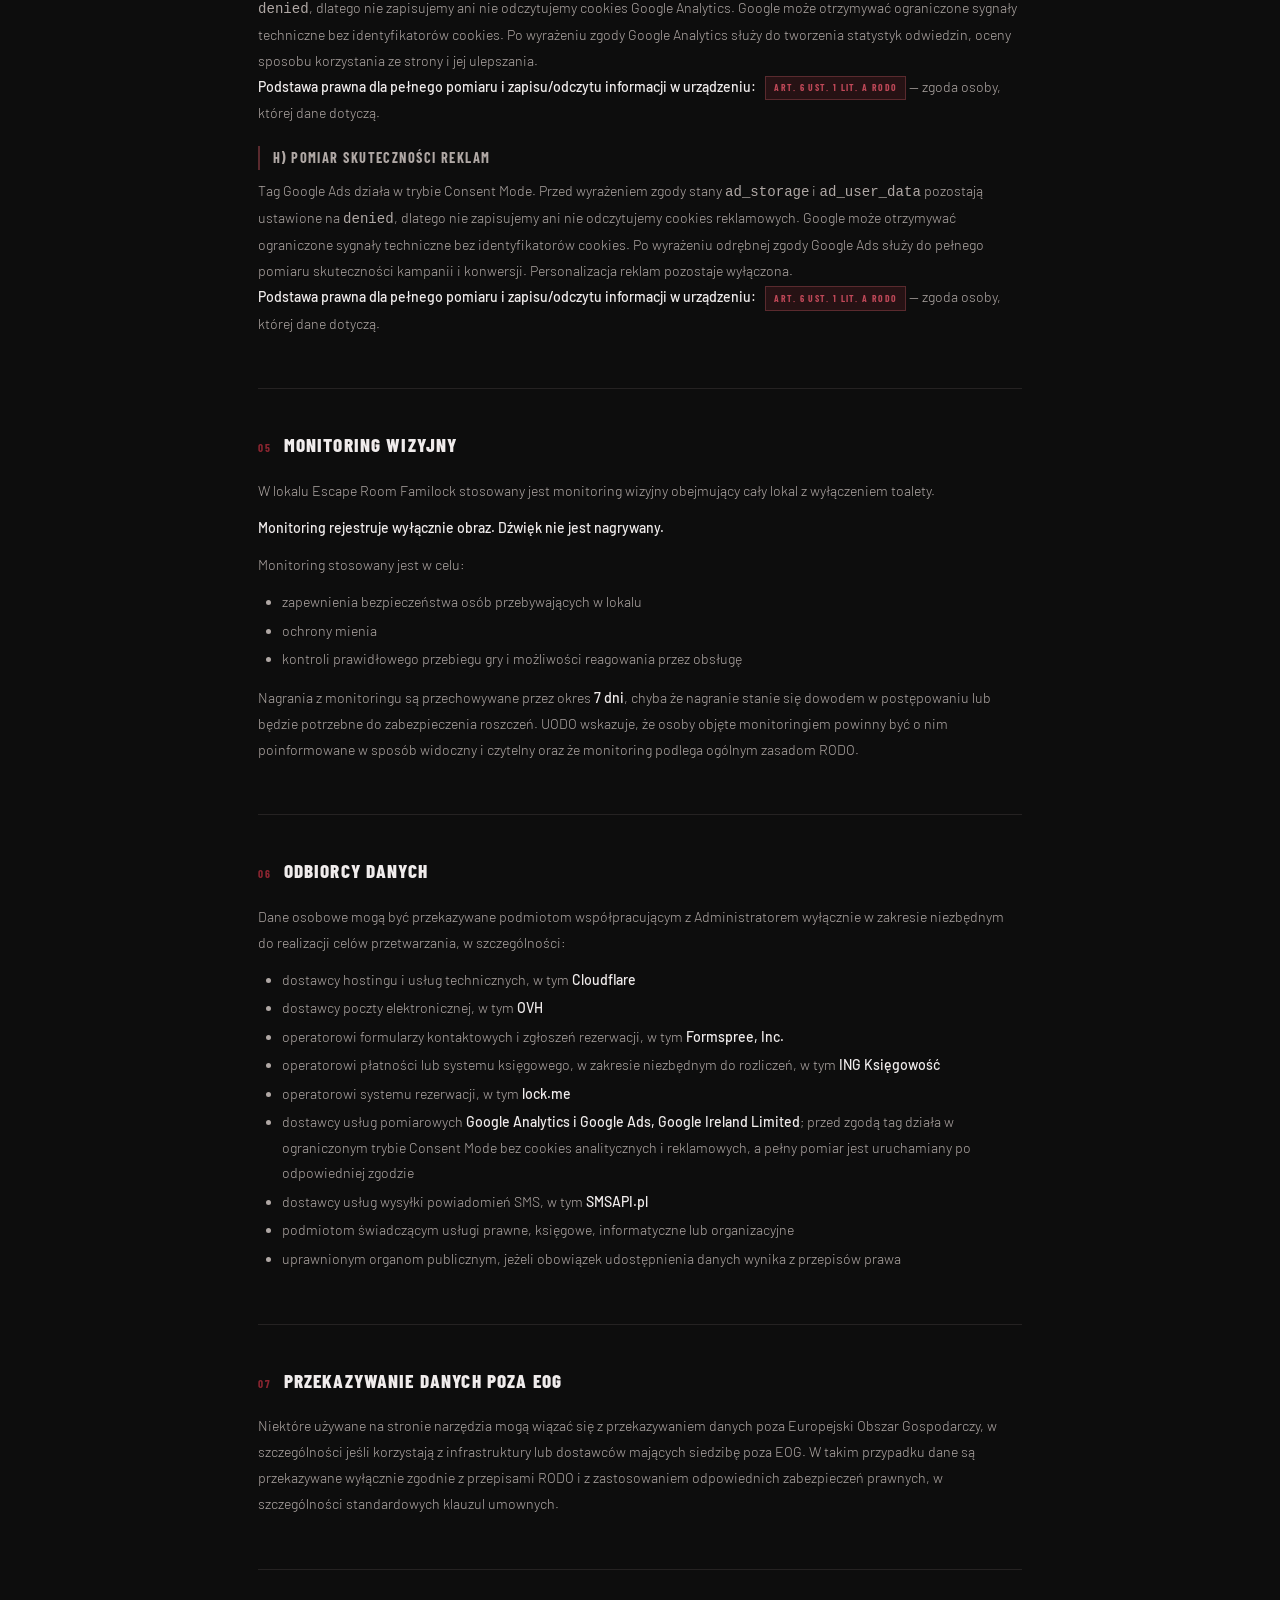
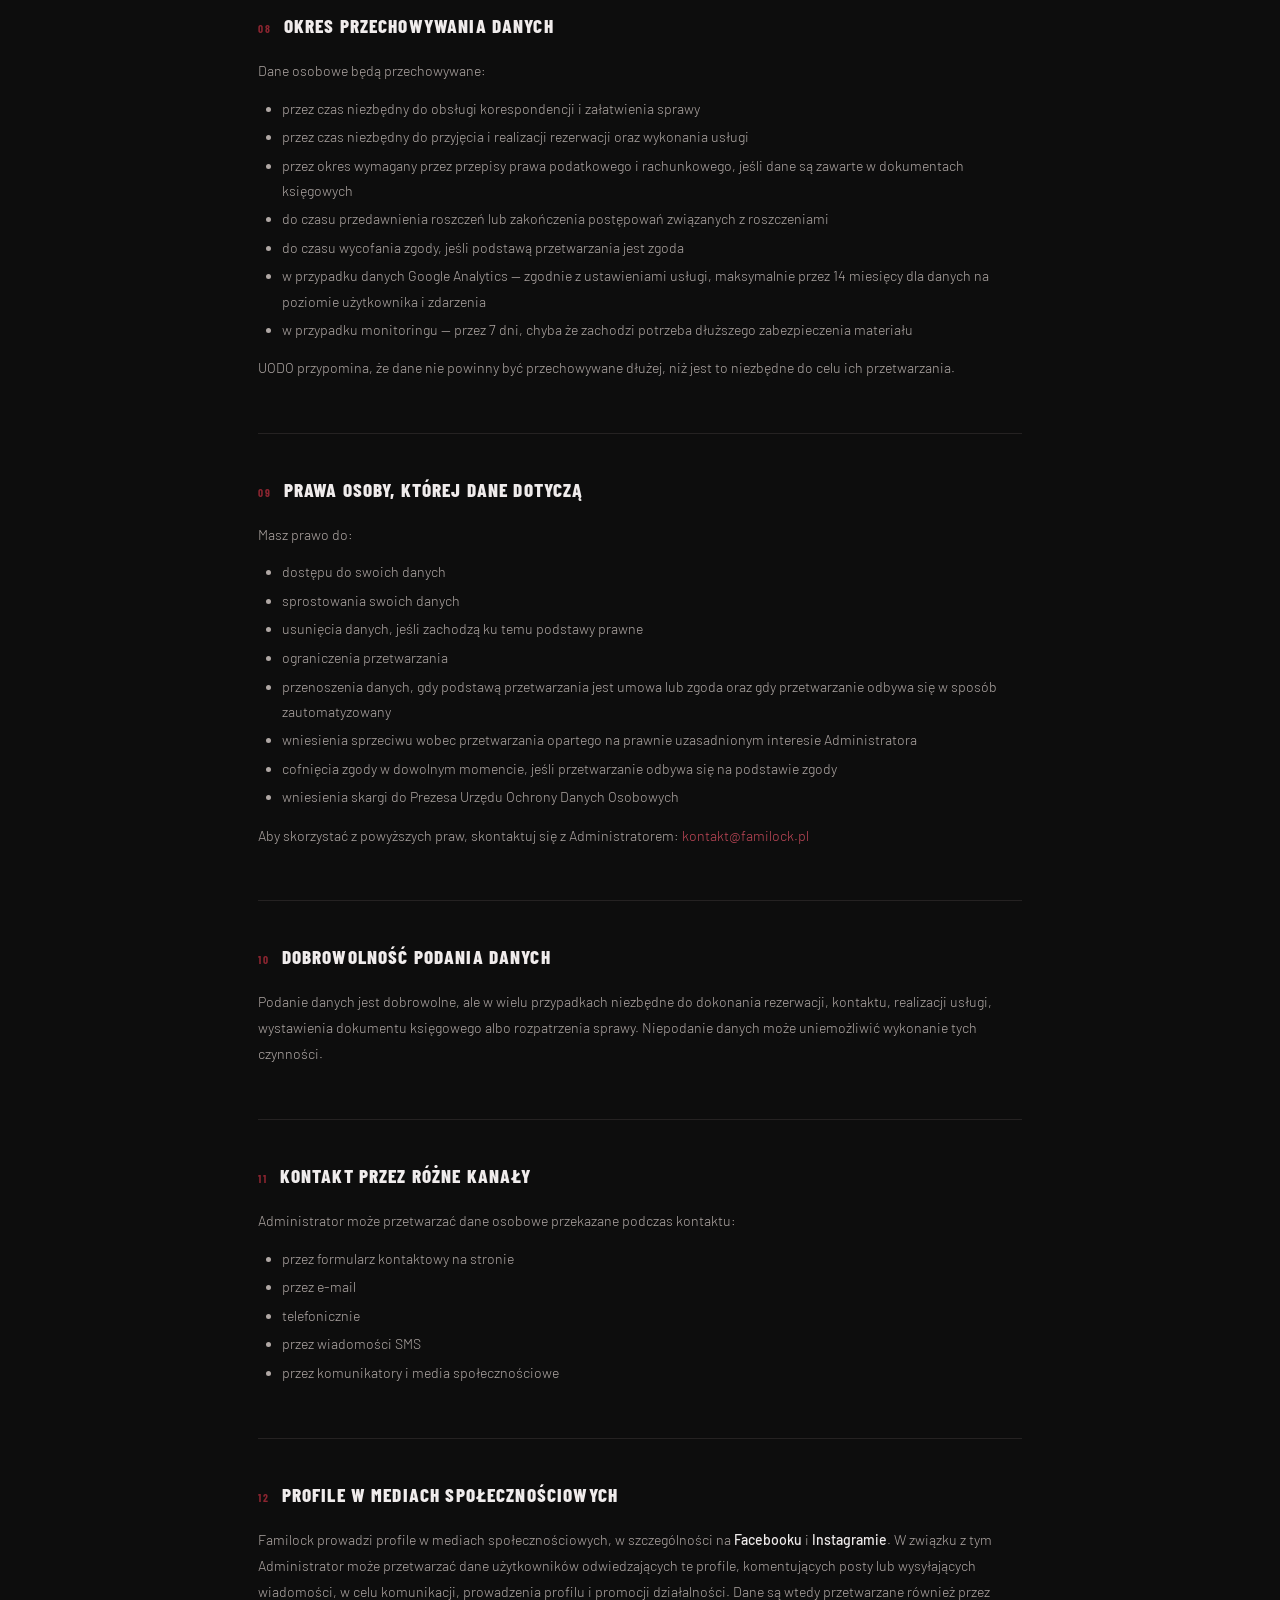
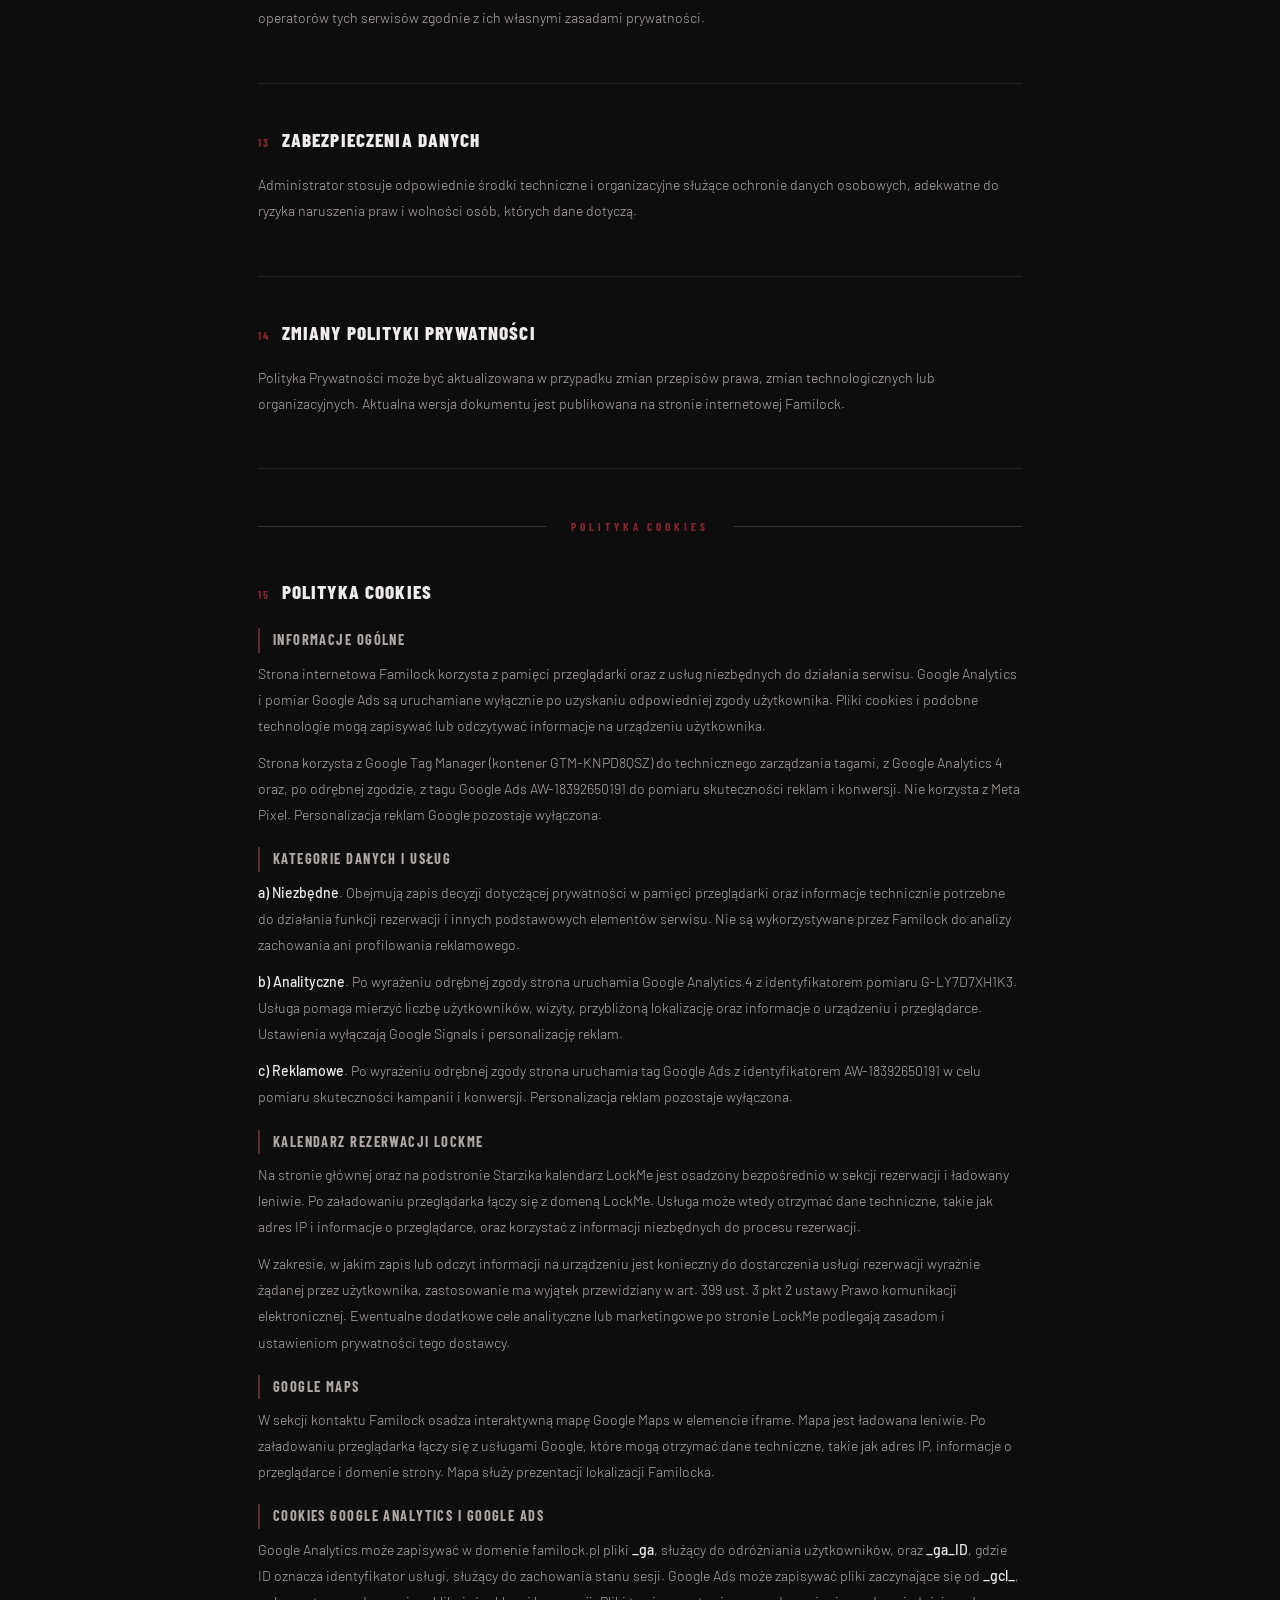
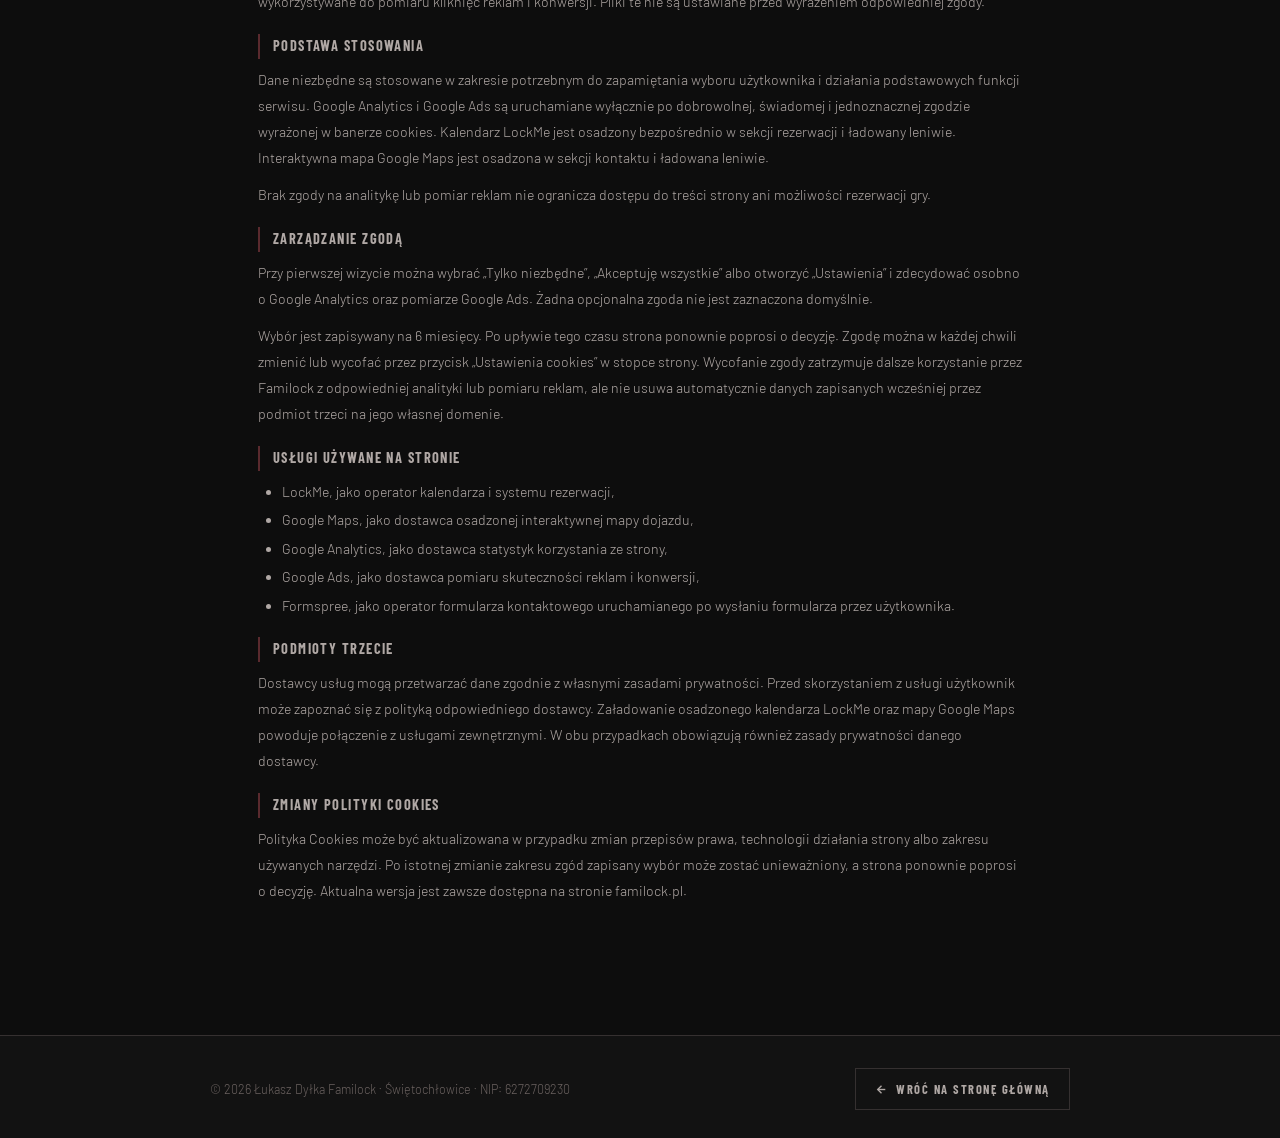
<file: polityka.html>
<!doctype html>
<html lang="pl">
<head>
<meta charset="UTF-8" />
<meta name="viewport" content="width=device-width, initial-scale=1.0" />
<title>Polityka Prywatności & Cookies — Familock Escape Room</title>
<meta name="description" content="Polityka Prywatności i Cookies Escape Room Familock, Świętochłowice. Informacje o przetwarzaniu danych osobowych." />
<meta name="robots" content="index, follow" />
<link rel="canonical" href="https://familock.pl/polityka.html" />
<link rel="icon" type="image/png" href="favicon.png" />
<link rel="preconnect" href="https://fonts.googleapis.com" />
<link rel="preconnect" href="https://fonts.gstatic.com" crossorigin />
<link rel="stylesheet" href="https://fonts.googleapis.com/css2?family=Playfair+Display:ital,wght@0,700;1,400&family=Barlow+Condensed:wght@300;400;600;700;900&family=Barlow:wght@300;400;500&display=swap" media="print" onload="this.media='all'" />
<style>
*,*::before,*::after{box-sizing:border-box;margin:0;padding:0}
:root{
  --bg:#0d0d0d;--bg2:#121212;--bg3:#161616;--card:#1c1a1a;
  --red:#8b2530;--red-dark:#5a2a2e;--red-deep:#261214;--red-glow:#c04858;
  --cream:#f0ecec;--cream2:#b0a8a5;--muted:#6b6260;
  --gray:#888;--gray-dark:#555;--border:#252222;--border2:#353030;
  --fd:"Barlow Condensed",sans-serif;--fb:"Barlow",sans-serif;--fs:"Playfair Display",serif;
}
html{scroll-behavior:smooth}
body{background:var(--bg);color:var(--cream);font-family:var(--fb);font-weight:300;line-height:1.7;overflow-x:hidden}
::-webkit-scrollbar{width:5px}::-webkit-scrollbar-track{background:var(--bg)}::-webkit-scrollbar-thumb{background:var(--red);border-radius:3px}

/* NAV */
nav{position:sticky;top:0;z-index:100;background:rgba(13,13,13,.97);backdrop-filter:blur(12px);border-bottom:1px solid var(--border2);display:flex;align-items:center;justify-content:space-between;padding:1rem 3rem}
.nav-logo{font-family:var(--fd);font-size:1.5rem;font-weight:900;letter-spacing:.04em;color:var(--cream);text-decoration:none;display:flex;align-items:center}
.nav-logo .lock{color:var(--red)}
.nav-logo .dot{width:5px;height:5px;background:var(--red);border-radius:50%;display:inline-block;margin:0 2px 8px}
.nav-back{font-family:var(--fd);font-size:.78rem;font-weight:600;letter-spacing:.12em;text-transform:uppercase;color:var(--muted);text-decoration:none;display:flex;align-items:center;gap:.5rem;transition:color .2s}
.nav-back:hover{color:var(--cream)}
.nav-back svg{transition:transform .2s}
.nav-back:hover svg{transform:translateX(-3px)}

/* HERO */
.page-hero{padding:4rem 3rem 3rem;border-bottom:1px solid var(--border2);position:relative;overflow:hidden}
.page-hero::before{content:"";position:absolute;inset:0;background:radial-gradient(ellipse 60% 80% at 0% 50%,rgba(90,42,46,.15) 0%,transparent 70%)}
.page-hero-inner{max-width:860px;margin:0 auto;position:relative}
.page-eyebrow{font-family:var(--fd);font-size:.7rem;font-weight:700;letter-spacing:.42em;text-transform:uppercase;color:var(--red);margin-bottom:.8rem;display:flex;align-items:center;gap:.8rem}
.page-eyebrow::before{content:"";width:24px;height:1px;background:var(--red-dark)}
.page-title{font-family:var(--fd);font-weight:900;font-size:clamp(2.5rem,5vw,4rem);line-height:.95;letter-spacing:-.01em;margin-bottom:1rem}
.page-title em{color:var(--red);font-style:normal}
.page-meta{font-size:.78rem;color:var(--muted);margin-top:.8rem}

/* CONTENT */
.page-content{max-width:860px;margin:0 auto;padding:3rem 3rem 5rem}

/* TOC */
.toc{background:var(--card);border:1px solid var(--border2);border-left:3px solid var(--red-dark);padding:1.5rem 2rem;margin-bottom:3rem}
.toc-title{font-family:var(--fd);font-size:.68rem;font-weight:700;letter-spacing:.28em;text-transform:uppercase;color:var(--muted);margin-bottom:1rem}
.toc ol{padding-left:1.2rem;display:flex;flex-direction:column;gap:.35rem}
.toc li{font-size:.82rem;color:var(--cream2)}
.toc a{color:var(--cream2);text-decoration:none;transition:color .2s}
.toc a:hover{color:var(--red-glow)}

/* SECTIONS */
.doc-section{margin-bottom:2.5rem;padding-bottom:2.5rem;border-bottom:1px solid var(--border)}
.doc-section:last-child{border-bottom:none;margin-bottom:0}
.doc-section h2{font-family:var(--fd);font-size:1.2rem;font-weight:800;letter-spacing:.06em;text-transform:uppercase;color:var(--cream);margin-bottom:1rem;display:flex;align-items:baseline;gap:.7rem}
.doc-section h2 .sec-num{font-size:.7rem;color:var(--red);letter-spacing:.2em;font-weight:700;flex-shrink:0}
.doc-section h3{font-family:var(--fd);font-size:.9rem;font-weight:700;letter-spacing:.1em;text-transform:uppercase;color:var(--cream2);margin:1.2rem 0 .5rem;padding-left:.8rem;border-left:2px solid var(--red-dark)}
.doc-section p{font-size:.88rem;color:var(--cream2);line-height:1.85;margin-bottom:.7rem}
.doc-section ul,.doc-section ol{padding-left:1.5rem;margin-bottom:.8rem}
.doc-section li{font-size:.88rem;color:var(--cream2);line-height:1.8;margin-bottom:.2rem}
.doc-section strong{color:var(--cream);font-weight:500}
.doc-section a{color:var(--red-glow);text-decoration:none}
.doc-section a:hover{text-decoration:underline}
.basis-tag{display:inline-block;font-family:var(--fd);font-size:.6rem;font-weight:700;letter-spacing:.15em;text-transform:uppercase;background:var(--red-deep);color:var(--red-glow);border:1px solid var(--red-dark);padding:.15rem .5rem;margin-left:.4rem;vertical-align:middle}
.highlight-box{background:var(--card);border:1px solid var(--border2);border-top:2px solid var(--red-dark);padding:1.2rem 1.5rem;margin:1rem 0}
.highlight-box p{margin-bottom:0}

/* SEPARATOR */
.doc-separator{margin:3rem 0 2.5rem;display:flex;align-items:center;gap:1.5rem}
.doc-separator span{font-family:var(--fd);font-size:.7rem;font-weight:700;letter-spacing:.35em;text-transform:uppercase;color:var(--red);white-space:nowrap}
.doc-separator::before,.doc-separator::after{content:"";flex:1;height:1px;background:var(--border2)}

/* BACK BUTTON */
.back-section{padding:2rem 3rem;border-top:1px solid var(--border2);background:var(--bg2)}
.back-section-inner{max-width:860px;margin:0 auto;display:flex;align-items:center;justify-content:space-between;flex-wrap:wrap;gap:1rem}
.back-section p{font-size:.78rem;color:var(--muted)}
.btn-back{display:inline-flex;align-items:center;gap:.5rem;font-family:var(--fd);font-size:.78rem;font-weight:700;letter-spacing:.12em;text-transform:uppercase;color:var(--cream2);text-decoration:none;border:1px solid var(--border2);padding:.6rem 1.2rem;transition:.2s}
.btn-back:hover{border-color:var(--red);color:var(--red-glow)}

@media(max-width:700px){
  nav{padding:.9rem 1.2rem}
  .page-hero{padding:2.5rem 1.2rem 2rem}
  .page-content{padding:2rem 1.2rem 4rem}
  .toc{padding:1rem 1.2rem}
  .back-section{padding:1.5rem 1.2rem}
}
</style>
</head>
<body>

<nav>
  <a href="/" class="nav-logo">FAMI<span class="dot"></span><span class="lock">LOCK</span></a>
  <a href="/" class="nav-back">
    <svg width="14" height="14" viewBox="0 0 24 24" fill="none" stroke="currentColor" stroke-width="2.5"><line x1="19" y1="12" x2="5" y2="12"/><polyline points="12,5 5,12 12,19"/></svg>
    Wróć na stronę główną
  </a>
</nav>

<div class="page-hero">
  <div class="page-hero-inner">
    <div class="page-eyebrow">Dokumenty prawne</div>
    <h1 class="page-title">Polityka <em>Prywatności</em><br>& Cookies</h1>
    <p class="page-meta">Escape Room Familock · Łukasz Dyłka Familock · NIP: 6272709230</p>
    <p class="page-meta" style="margin-top:.3rem">Data obowiązywania: sierpień 2026</p>
  </div>
</div>

<div class="page-content">

  <!-- SPIS TREŚCI -->
  <div class="toc">
    <div class="toc-title">Spis treści</div>
    <ol>
      <li><a href="#s1">Postanowienia ogólne</a></li>
      <li><a href="#s2">Administrator danych</a></li>
      <li><a href="#s3">Zakres przetwarzanych danych</a></li>
      <li><a href="#s4">Cele i podstawy prawne przetwarzania danych</a></li>
      <li><a href="#s5">Monitoring wizyjny</a></li>
      <li><a href="#s6">Odbiorcy danych</a></li>
      <li><a href="#s7">Przekazywanie danych poza EOG</a></li>
      <li><a href="#s8">Okres przechowywania danych</a></li>
      <li><a href="#s9">Prawa osoby, której dane dotyczą</a></li>
      <li><a href="#s10">Dobrowolność podania danych</a></li>
      <li><a href="#s11">Kontakt przez różne kanały</a></li>
      <li><a href="#s12">Profile w mediach społecznościowych</a></li>
      <li><a href="#s13">Zabezpieczenia danych</a></li>
      <li><a href="#s14">Zmiany Polityki Prywatności</a></li>
      <li><a href="#s15">Polityka Cookies</a></li>
    </ol>
  </div>

  <!-- POLITYKA PRYWATNOŚCI -->

  <div class="doc-section" id="s1">
    <h2><span class="sec-num">01</span>Postanowienia ogólne</h2>
    <p>Niniejsza Polityka Prywatności określa zasady przetwarzania danych osobowych osób korzystających ze strony internetowej Familock, kontaktujących się z Administratorem, dokonujących rezerwacji oraz korzystających z usług Escape Room Familock.</p>
    <p>Administrator dokłada starań, aby dane osobowe były przetwarzane zgodnie z obowiązującymi przepisami prawa, w szczególności z Rozporządzeniem Parlamentu Europejskiego i Rady (UE) 2016/679 z dnia 27 kwietnia 2016 r. (RODO). UODO wskazuje, że obowiązek informacyjny powinien być realizowany w sposób przejrzysty, zrozumiały i obejmować m.in. cele, podstawy prawne, okres przechowywania danych, odbiorców danych oraz prawa osób, których dane dotyczą.</p>
  </div>

  <div class="doc-section" id="s2">
    <h2><span class="sec-num">02</span>Administrator danych</h2>
    <div class="highlight-box">
      <p>Administratorem danych osobowych jest <strong>Łukasz Dyłka, prowadzący działalność gospodarczą pod firmą Łukasz Dyłka Familock</strong>.<br>
      ul. Cmentarna 5/3<br>
      41-600 Świętochłowice<br>
      telefon: <a href="tel:573955316">573 955 316</a><br>
      e-mail: <a href="mailto:kontakt@familock.pl">kontakt@familock.pl</a><br>
      NIP: 6272709230 · REGON: 524722644</p>
    </div>
    <p>W sprawach związanych z ochroną danych osobowych możesz skontaktować się z Administratorem pod adresem e-mail: <a href="mailto:kontakt@familock.pl">kontakt@familock.pl</a></p>
  </div>

  <div class="doc-section" id="s3">
    <h2><span class="sec-num">03</span>Zakres przetwarzanych danych</h2>
    <p>Administrator może przetwarzać w szczególności następujące dane osobowe:</p>
    <ul>
      <li>imię i nazwisko</li>
      <li>adres e-mail</li>
      <li>numer telefonu</li>
      <li>dane zawarte w treści wiadomości</li>
      <li>dane niezbędne do dokonania i obsługi rezerwacji</li>
      <li>dane niezbędne do wystawienia dokumentu księgowego</li>
      <li>dane techniczne i statystyczne dotyczące korzystania ze strony oraz pomiaru skuteczności reklam, takie jak identyfikator internetowy, przybliżona lokalizacja, informacje o urządzeniu, przeglądarce i przebiegu wizyty, jeżeli wyrazisz zgodę na Google Analytics lub Google Ads</li>
      <li>wizerunek, jeśli wyrazisz zgodę na publikację zdjęcia po grze</li>
      <li>wizerunek utrwalony przez monitoring wizyjny prowadzony w lokalu</li>
    </ul>
    <p>W przypadku rezerwacji dokonywanej przez platformę lock.me, do realizacji zamówienia wymagane są m.in. imię i nazwisko, adres e-mail i numer telefonu.</p>
  </div>

  <div class="doc-section" id="s4">
    <h2><span class="sec-num">04</span>Cele i podstawy prawne przetwarzania danych</h2>
    <p>Twoje dane osobowe mogą być przetwarzane w następujących celach:</p>

    <h3>a) Udzielenie odpowiedzi na wiadomość</h3>
    <p>Jeżeli kontaktujesz się z nami mailowo, telefonicznie, przez formularz kontaktowy albo media społecznościowe, przetwarzamy Twoje dane w celu udzielenia odpowiedzi, prowadzenia korespondencji i obsługi sprawy.<br>
    <strong>Podstawa prawna:</strong> <span class="basis-tag">art. 6 ust. 1 lit. f RODO</span> — prawnie uzasadniony interes Administratora polegający na obsłudze korespondencji i komunikacji z klientami.</p>

    <h3>b) Rezerwacja gry i realizacja usługi</h3>
    <p>Dane są przetwarzane w celu przyjęcia rezerwacji, jej potwierdzenia, kontaktu przed wizytą, realizacji gry oraz obsługi spraw organizacyjnych związanych z usługą.<br>
    <strong>Podstawa prawna:</strong> <span class="basis-tag">art. 6 ust. 1 lit. b RODO</span> — podjęcie działań przed zawarciem umowy oraz wykonanie umowy.</p>

    <h3>c) Obsługa płatności, rozliczeń i dokumentów księgowych</h3>
    <p>Jeżeli płatność następuje po grze albo wystawiany jest paragon, faktura lub inny dokument księgowy, dane są przetwarzane dla celów podatkowych, rachunkowych i rozliczeniowych.<br>
    <strong>Podstawa prawna:</strong> <span class="basis-tag">art. 6 ust. 1 lit. c RODO</span> — wypełnienie obowiązku prawnego ciążącego na Administratorze.</p>

    <h3>d) Ustalenie, dochodzenie i obrona przed roszczeniami</h3>
    <p>Dane mogą być przetwarzane, gdy jest to niezbędne do ochrony praw Administratora.<br>
    <strong>Podstawa prawna:</strong> <span class="basis-tag">art. 6 ust. 1 lit. f RODO</span> — prawnie uzasadniony interes Administratora.</p>

    <h3>e) Monitoring wizyjny</h3>
    <p>Zapewnienie bezpieczeństwa osób i mienia oraz wspomaganie obsługi gry za pomocą monitoringu wizyjnego.<br>
    <strong>Podstawa prawna:</strong> <span class="basis-tag">art. 6 ust. 1 lit. f RODO</span> — prawnie uzasadniony interes Administratora.</p>

    <h3>f) Publikacja zdjęcia po grze</h3>
    <p>Publikacja zdjęcia grupowego na profilach w mediach społecznościowych Familock.<br>
    <strong>Podstawa prawna:</strong> <span class="basis-tag">art. 6 ust. 1 lit. a RODO</span> — zgoda osoby, której dane dotyczą.</p>

    <h3>g) Analiza korzystania ze strony</h3>
    <p>Tag Google działa w trybie Consent Mode. Przed wyrażeniem zgody stan <code>analytics_storage</code> pozostaje ustawiony na <code>denied</code>, dlatego nie zapisujemy ani nie odczytujemy cookies Google Analytics. Google może otrzymywać ograniczone sygnały techniczne bez identyfikatorów cookies. Po wyrażeniu zgody Google Analytics służy do tworzenia statystyk odwiedzin, oceny sposobu korzystania ze strony i jej ulepszania.<br>
    <strong>Podstawa prawna dla pełnego pomiaru i zapisu/odczytu informacji w urządzeniu:</strong> <span class="basis-tag">art. 6 ust. 1 lit. a RODO</span> — zgoda osoby, której dane dotyczą.</p>

    <h3>h) Pomiar skuteczności reklam</h3>
    <p>Tag Google Ads działa w trybie Consent Mode. Przed wyrażeniem zgody stany <code>ad_storage</code> i <code>ad_user_data</code> pozostają ustawione na <code>denied</code>, dlatego nie zapisujemy ani nie odczytujemy cookies reklamowych. Google może otrzymywać ograniczone sygnały techniczne bez identyfikatorów cookies. Po wyrażeniu odrębnej zgody Google Ads służy do pełnego pomiaru skuteczności kampanii i konwersji. Personalizacja reklam pozostaje wyłączona.<br>
    <strong>Podstawa prawna dla pełnego pomiaru i zapisu/odczytu informacji w urządzeniu:</strong> <span class="basis-tag">art. 6 ust. 1 lit. a RODO</span> — zgoda osoby, której dane dotyczą.</p>
  </div>

  <div class="doc-section" id="s5">
    <h2><span class="sec-num">05</span>Monitoring wizyjny</h2>
    <p>W lokalu Escape Room Familock stosowany jest monitoring wizyjny obejmujący cały lokal z wyłączeniem toalety.</p>
    <p><strong>Monitoring rejestruje wyłącznie obraz. Dźwięk nie jest nagrywany.</strong></p>
    <p>Monitoring stosowany jest w celu:</p>
    <ul>
      <li>zapewnienia bezpieczeństwa osób przebywających w lokalu</li>
      <li>ochrony mienia</li>
      <li>kontroli prawidłowego przebiegu gry i możliwości reagowania przez obsługę</li>
    </ul>
    <p>Nagrania z monitoringu są przechowywane przez okres <strong>7 dni</strong>, chyba że nagranie stanie się dowodem w postępowaniu lub będzie potrzebne do zabezpieczenia roszczeń. UODO wskazuje, że osoby objęte monitoringiem powinny być o nim poinformowane w sposób widoczny i czytelny oraz że monitoring podlega ogólnym zasadom RODO.</p>
  </div>

  <div class="doc-section" id="s6">
    <h2><span class="sec-num">06</span>Odbiorcy danych</h2>
    <p>Dane osobowe mogą być przekazywane podmiotom współpracującym z Administratorem wyłącznie w zakresie niezbędnym do realizacji celów przetwarzania, w szczególności:</p>
    <ul>
      <li>dostawcy hostingu i usług technicznych, w tym <strong>Cloudflare</strong></li>
      <li>dostawcy poczty elektronicznej, w tym <strong>OVH</strong></li>
      <li>operatorowi formularzy kontaktowych i zgłoszeń rezerwacji, w tym <strong>Formspree, Inc.</strong></li>
      <li>operatorowi płatności lub systemu księgowego, w zakresie niezbędnym do rozliczeń, w tym <strong>ING Księgowość</strong></li>
      <li>operatorowi systemu rezerwacji, w tym <strong>lock.me</strong></li>
      <li>dostawcy usług pomiarowych <strong>Google Analytics i Google Ads, Google Ireland Limited</strong>; przed zgodą tag działa w ograniczonym trybie Consent Mode bez cookies analitycznych i reklamowych, a pełny pomiar jest uruchamiany po odpowiedniej zgodzie</li>
      <li>dostawcy usług wysyłki powiadomień SMS, w tym <strong>SMSAPI.pl</strong></li>
      <li>podmiotom świadczącym usługi prawne, księgowe, informatyczne lub organizacyjne</li>
      <li>uprawnionym organom publicznym, jeżeli obowiązek udostępnienia danych wynika z przepisów prawa</li>
    </ul>
  </div>

  <div class="doc-section" id="s7">
    <h2><span class="sec-num">07</span>Przekazywanie danych poza EOG</h2>
    <p>Niektóre używane na stronie narzędzia mogą wiązać się z przekazywaniem danych poza Europejski Obszar Gospodarczy, w szczególności jeśli korzystają z infrastruktury lub dostawców mających siedzibę poza EOG. W takim przypadku dane są przekazywane wyłącznie zgodnie z przepisami RODO i z zastosowaniem odpowiednich zabezpieczeń prawnych, w szczególności standardowych klauzul umownych.</p>
  </div>

  <div class="doc-section" id="s8">
    <h2><span class="sec-num">08</span>Okres przechowywania danych</h2>
    <p>Dane osobowe będą przechowywane:</p>
    <ul>
      <li>przez czas niezbędny do obsługi korespondencji i załatwienia sprawy</li>
      <li>przez czas niezbędny do przyjęcia i realizacji rezerwacji oraz wykonania usługi</li>
      <li>przez okres wymagany przez przepisy prawa podatkowego i rachunkowego, jeśli dane są zawarte w dokumentach księgowych</li>
      <li>do czasu przedawnienia roszczeń lub zakończenia postępowań związanych z roszczeniami</li>
      <li>do czasu wycofania zgody, jeśli podstawą przetwarzania jest zgoda</li>
      <li>w przypadku danych Google Analytics — zgodnie z ustawieniami usługi, maksymalnie przez 14 miesięcy dla danych na poziomie użytkownika i zdarzenia</li>
      <li>w przypadku monitoringu — przez 7 dni, chyba że zachodzi potrzeba dłuższego zabezpieczenia materiału</li>
    </ul>
    <p>UODO przypomina, że dane nie powinny być przechowywane dłużej, niż jest to niezbędne do celu ich przetwarzania.</p>
  </div>

  <div class="doc-section" id="s9">
    <h2><span class="sec-num">09</span>Prawa osoby, której dane dotyczą</h2>
    <p>Masz prawo do:</p>
    <ul>
      <li>dostępu do swoich danych</li>
      <li>sprostowania swoich danych</li>
      <li>usunięcia danych, jeśli zachodzą ku temu podstawy prawne</li>
      <li>ograniczenia przetwarzania</li>
      <li>przenoszenia danych, gdy podstawą przetwarzania jest umowa lub zgoda oraz gdy przetwarzanie odbywa się w sposób zautomatyzowany</li>
      <li>wniesienia sprzeciwu wobec przetwarzania opartego na prawnie uzasadnionym interesie Administratora</li>
      <li>cofnięcia zgody w dowolnym momencie, jeśli przetwarzanie odbywa się na podstawie zgody</li>
      <li>wniesienia skargi do Prezesa Urzędu Ochrony Danych Osobowych</li>
    </ul>
    <p>Aby skorzystać z powyższych praw, skontaktuj się z Administratorem: <a href="mailto:kontakt@familock.pl">kontakt@familock.pl</a></p>
  </div>

  <div class="doc-section" id="s10">
    <h2><span class="sec-num">10</span>Dobrowolność podania danych</h2>
    <p>Podanie danych jest dobrowolne, ale w wielu przypadkach niezbędne do dokonania rezerwacji, kontaktu, realizacji usługi, wystawienia dokumentu księgowego albo rozpatrzenia sprawy. Niepodanie danych może uniemożliwić wykonanie tych czynności.</p>
  </div>

  <div class="doc-section" id="s11">
    <h2><span class="sec-num">11</span>Kontakt przez różne kanały</h2>
    <p>Administrator może przetwarzać dane osobowe przekazane podczas kontaktu:</p>
    <ul>
      <li>przez formularz kontaktowy na stronie</li>
      <li>przez e-mail</li>
      <li>telefonicznie</li>
      <li>przez wiadomości SMS</li>
      <li>przez komunikatory i media społecznościowe</li>
    </ul>
  </div>

  <div class="doc-section" id="s12">
    <h2><span class="sec-num">12</span>Profile w mediach społecznościowych</h2>
    <p>Familock prowadzi profile w mediach społecznościowych, w szczególności na <strong>Facebooku</strong> i <strong>Instagramie</strong>. W związku z tym Administrator może przetwarzać dane użytkowników odwiedzających te profile, komentujących posty lub wysyłających wiadomości, w celu komunikacji, prowadzenia profilu i promocji działalności. Dane są wtedy przetwarzane również przez operatorów tych serwisów zgodnie z ich własnymi zasadami prywatności.</p>
  </div>

  <div class="doc-section" id="s13">
    <h2><span class="sec-num">13</span>Zabezpieczenia danych</h2>
    <p>Administrator stosuje odpowiednie środki techniczne i organizacyjne służące ochronie danych osobowych, adekwatne do ryzyka naruszenia praw i wolności osób, których dane dotyczą.</p>
  </div>

  <div class="doc-section" id="s14">
    <h2><span class="sec-num">14</span>Zmiany Polityki Prywatności</h2>
    <p>Polityka Prywatności może być aktualizowana w przypadku zmian przepisów prawa, zmian technologicznych lub organizacyjnych. Aktualna wersja dokumentu jest publikowana na stronie internetowej Familock.</p>
  </div>

  <!-- SEPARATOR -->
  <div class="doc-separator"><span>Polityka Cookies</span></div>

  <div class="doc-section" id="s15">
    <h2><span class="sec-num">15</span>Polityka Cookies</h2>

    <h3>Informacje ogólne</h3>
    <p>Strona internetowa Familock korzysta z pamięci przeglądarki oraz z usług niezbędnych do działania serwisu. Google Analytics i pomiar Google Ads są uruchamiane wyłącznie po uzyskaniu odpowiedniej zgody użytkownika. Pliki cookies i podobne technologie mogą zapisywać lub odczytywać informacje na urządzeniu użytkownika.</p>
    <p>Strona korzysta z Google Tag Manager (kontener GTM-KNPD8QSZ) do technicznego zarządzania tagami, z Google Analytics 4 oraz, po odrębnej zgodzie, z tagu Google Ads AW-18392650191 do pomiaru skuteczności reklam i konwersji. Nie korzysta z Meta Pixel. Personalizacja reklam Google pozostaje wyłączona.</p>

    <h3>Kategorie danych i usług</h3>
    <p><strong>a) Niezbędne</strong>. Obejmują zapis decyzji dotyczącej prywatności w pamięci przeglądarki oraz informacje technicznie potrzebne do działania funkcji rezerwacji i innych podstawowych elementów serwisu. Nie są wykorzystywane przez Familock do analizy zachowania ani profilowania reklamowego.</p>
    <p><strong>b) Analityczne</strong>. Po wyrażeniu odrębnej zgody strona uruchamia Google Analytics 4 z identyfikatorem pomiaru G-LY7D7XH1K3. Usługa pomaga mierzyć liczbę użytkowników, wizyty, przybliżoną lokalizację oraz informacje o urządzeniu i przeglądarce. Ustawienia wyłączają Google Signals i personalizację reklam.</p>
    <p><strong>c) Reklamowe</strong>. Po wyrażeniu odrębnej zgody strona uruchamia tag Google Ads z identyfikatorem AW-18392650191 w celu pomiaru skuteczności kampanii i konwersji. Personalizacja reklam pozostaje wyłączona.</p>

    <h3>Kalendarz rezerwacji LockMe</h3>
    <p>Na stronie głównej oraz na podstronie Starzika kalendarz LockMe jest osadzony bezpośrednio w sekcji rezerwacji i ładowany leniwie. Po załadowaniu przeglądarka łączy się z domeną LockMe. Usługa może wtedy otrzymać dane techniczne, takie jak adres IP i informacje o przeglądarce, oraz korzystać z informacji niezbędnych do procesu rezerwacji.</p>
    <p>W zakresie, w jakim zapis lub odczyt informacji na urządzeniu jest konieczny do dostarczenia usługi rezerwacji wyraźnie żądanej przez użytkownika, zastosowanie ma wyjątek przewidziany w art. 399 ust. 3 pkt 2 ustawy Prawo komunikacji elektronicznej. Ewentualne dodatkowe cele analityczne lub marketingowe po stronie LockMe podlegają zasadom i ustawieniom prywatności tego dostawcy.</p>

    <h3>Google Maps</h3>
    <p>W sekcji kontaktu Familock osadza interaktywną mapę Google Maps w elemencie iframe. Mapa jest ładowana leniwie. Po załadowaniu przeglądarka łączy się z usługami Google, które mogą otrzymać dane techniczne, takie jak adres IP, informacje o przeglądarce i domenie strony. Mapa służy prezentacji lokalizacji Familocka.</p>

    <h3>Cookies Google Analytics i Google Ads</h3>
    <p>Google Analytics może zapisywać w domenie familock.pl pliki <strong>_ga</strong>, służący do odróżniania użytkowników, oraz <strong>_ga_ID</strong>, gdzie ID oznacza identyfikator usługi, służący do zachowania stanu sesji. Google Ads może zapisywać pliki zaczynające się od <strong>_gcl_</strong>, wykorzystywane do pomiaru kliknięć reklam i konwersji. Pliki te nie są ustawiane przed wyrażeniem odpowiedniej zgody.</p>

    <h3>Podstawa stosowania</h3>
    <p>Dane niezbędne są stosowane w zakresie potrzebnym do zapamiętania wyboru użytkownika i działania podstawowych funkcji serwisu. Google Analytics i Google Ads są uruchamiane wyłącznie po dobrowolnej, świadomej i jednoznacznej zgodzie wyrażonej w banerze cookies. Kalendarz LockMe jest osadzony bezpośrednio w sekcji rezerwacji i ładowany leniwie. Interaktywna mapa Google Maps jest osadzona w sekcji kontaktu i ładowana leniwie.</p>
    <p>Brak zgody na analitykę lub pomiar reklam nie ogranicza dostępu do treści strony ani możliwości rezerwacji gry.</p>

    <h3>Zarządzanie zgodą</h3>
    <p>Przy pierwszej wizycie można wybrać „Tylko niezbędne”, „Akceptuję wszystkie” albo otworzyć „Ustawienia” i zdecydować osobno o Google Analytics oraz pomiarze Google Ads. Żadna opcjonalna zgoda nie jest zaznaczona domyślnie.</p>
    <p>Wybór jest zapisywany na 6 miesięcy. Po upływie tego czasu strona ponownie poprosi o decyzję. Zgodę można w każdej chwili zmienić lub wycofać przez przycisk „Ustawienia cookies” w stopce strony. Wycofanie zgody zatrzymuje dalsze korzystanie przez Familock z odpowiedniej analityki lub pomiaru reklam, ale nie usuwa automatycznie danych zapisanych wcześniej przez podmiot trzeci na jego własnej domenie.</p>

    <h3>Usługi używane na stronie</h3>
    <ul>
      <li>LockMe, jako operator kalendarza i systemu rezerwacji,</li>
      <li>Google Maps, jako dostawca osadzonej interaktywnej mapy dojazdu,</li>
      <li>Google Analytics, jako dostawca statystyk korzystania ze strony,</li>
      <li>Google Ads, jako dostawca pomiaru skuteczności reklam i konwersji,</li>
      <li>Formspree, jako operator formularza kontaktowego uruchamianego po wysłaniu formularza przez użytkownika.</li>
    </ul>

    <h3>Podmioty trzecie</h3>
    <p>Dostawcy usług mogą przetwarzać dane zgodnie z własnymi zasadami prywatności. Przed skorzystaniem z usługi użytkownik może zapoznać się z polityką odpowiedniego dostawcy. Załadowanie osadzonego kalendarza LockMe oraz mapy Google Maps powoduje połączenie z usługami zewnętrznymi. W obu przypadkach obowiązują również zasady prywatności danego dostawcy.</p>

    <h3>Zmiany Polityki Cookies</h3>
    <p>Polityka Cookies może być aktualizowana w przypadku zmian przepisów prawa, technologii działania strony albo zakresu używanych narzędzi. Po istotnej zmianie zakresu zgód zapisany wybór może zostać unieważniony, a strona ponownie poprosi o decyzję. Aktualna wersja jest zawsze dostępna na stronie familock.pl.</p>
  </div>

</div>

<div class="back-section">
  <div class="back-section-inner">
    <p>© 2026 Łukasz Dyłka Familock · Świętochłowice · NIP: 6272709230</p>
    <a href="/" class="btn-back">
      <svg width="13" height="13" viewBox="0 0 24 24" fill="none" stroke="currentColor" stroke-width="2.5"><line x1="19" y1="12" x2="5" y2="12"/><polyline points="12,5 5,12 12,19"/></svg>
      Wróć na stronę główną
    </a>
  </div>
</div>

<!-- Familock AI chat -->
<style>
#familock-ai-launch{position:fixed;right:22px;bottom:22px;z-index:9997;border:1px solid #4a4244;background:#8b2530;color:#fff;border-radius:999px;padding:12px 17px;font:700 14px "Barlow Condensed",sans-serif;letter-spacing:.04em;cursor:pointer;box-shadow:0 10px 30px rgba(0,0,0,.35)}
#familock-ai-launch:hover{background:#a03340}
#familock-ai-box{position:fixed;right:22px;bottom:78px;z-index:9998;width:min(460px,calc(100vw - 24px));height:auto!important;max-height:min(570px,calc(100vh - 100px));background:#121212;border:1px solid #353030;border-radius:14px;box-shadow:0 24px 70px rgba(0,0,0,.55);display:none;overflow:hidden;font-family:"Barlow",sans-serif}
#familock-ai-box.open{display:flex;flex-direction:column;min-height:0!important}
.fai-head{padding:15px 16px;background:#1c1a1a;border-bottom:1px solid #353030;display:flex;align-items:center;justify-content:space-between}
.fai-title{font:700 18px "Barlow Condensed",sans-serif;letter-spacing:.04em;color:#f0ecec}.fai-sub{font-size:11px;color:#9a918f}
.fai-close{border:0;background:transparent;color:#b0a8a5;font-size:24px;cursor:pointer;line-height:1}
#familock-ai-messages{flex:0 1 auto;min-height:0;max-height:330px;overflow:auto;padding:18px;display:flex;flex-direction:column;gap:12px}
.fai-msg{max-width:86%;padding:12px 14px;border-radius:12px;font-size:14px;line-height:1.55;white-space:pre-wrap}
.fai-bot{align-self:flex-start;background:#211f1f;color:#f0ecec;border:1px solid #353030}.fai-user{align-self:flex-end;background:#8b2530;color:#fff}
.fai-quick{display:flex;gap:7px;flex-wrap:wrap;padding:0 18px 12px}.fai-quick button{border:1px solid #4a4244;background:#161616;color:#b0a8a5;border-radius:999px;padding:6px 9px;font:600 11px "Barlow",sans-serif;cursor:pointer}.fai-quick button:hover{border-color:#8b2530;color:#f0ecec}
.fai-form{display:flex;gap:8px;padding:12px;border-top:1px solid #353030;background:#161616}.fai-form input{min-width:0;flex:1;background:#0d0d0d;color:#f0ecec;border:1px solid #353030;border-radius:9px;padding:10px 11px;font:400 13px "Barlow",sans-serif;outline:none}.fai-form input:focus{border-color:#8b2530}.fai-form button{border:0;border-radius:9px;background:#8b2530;color:#fff;padding:0 13px;font-weight:700;cursor:pointer}
.fai-note{padding:0 12px 9px;background:#161616;color:#777;font-size:9px;text-align:center}#familock-ai-box:after{display:none!important;content:none!important}
@media(max-width:520px){#familock-ai-launch{right:12px;bottom:12px}#familock-ai-box{left:8px;right:8px;bottom:64px;width:auto;height:auto;max-height:calc(100dvh - 82px);border-radius:14px}.fai-head{padding:13px 14px}#familock-ai-messages{padding:14px}.fai-msg{max-width:92%;font-size:14px}.fai-quick{padding:0 14px 10px}.fai-form{padding:10px}.fai-note{padding:0 10px 8px}}
</style>
<button id="familock-ai-launch" type="button" aria-controls="familock-ai-box" aria-expanded="false"><svg width="18" height="18" viewBox="0 0 24 24" fill="none" stroke="currentColor" stroke-width="2" aria-hidden="true" style="vertical-align:-4px;margin-right:7px"><path d="M21 15a4 4 0 0 1-4 4H8l-5 3 1.7-5.1A7 7 0 0 1 3 12V8a4 4 0 0 1 4-4h10a4 4 0 0 1 4 4z"/></svg>Zapytej Starzika</button>
<section id="familock-ai-box" role="dialog" aria-label="Czat Familock" aria-hidden="true">
  <div class="fai-head"><div><div class="fai-title">Zapytej Starzika</div><div class="fai-sub">Pomoc przed wizytą w Starziku</div></div><button class="fai-close" type="button" aria-label="Zamknij czat">×</button></div>
  <div id="familock-ai-messages"><div class="fai-msg fai-bot">Pyrsk! Zapytej mie o Familock, Starzika, voucher i co jeszcze chcesz w związku z escape roomem.</div></div>
  <div class="fai-quick"><button type="button">Ile kosztuje gra?</button><button type="button">Czy mogę przyjść z dzieckiem?</button><button type="button">Ile graczy może wejść?</button></div>
  <form class="fai-form"><input id="familock-ai-input" maxlength="500" autocomplete="off" placeholder="Napisz pytanie…" aria-label="Wiadomość"><button type="submit">Wyślij</button></form>
  <div class="fai-note">Odpowiedzi generuje AI na podstawie informacji Familocka. Nie podawaj danych osobowych.</div>
</section>
<script>
(function(){
  var endpoint='https://xyivrakegwybwhmmcawq.supabase.co/functions/v1/familock-chat';
  var launch=document.getElementById('familock-ai-launch'),box=document.getElementById('familock-ai-box'),close=box.querySelector('.fai-close'),form=box.querySelector('.fai-form'),input=document.getElementById('familock-ai-input'),messagesEl=document.getElementById('familock-ai-messages'),quick=box.querySelector('.fai-quick');
  var history=[],busy=false;
  var conversationId=(function(){
    var key='familock_ai_conversation_id';
    try{
      var existing=sessionStorage.getItem(key);
      if(existing)return existing;
      var created=(window.crypto&&typeof window.crypto.randomUUID==='function')?window.crypto.randomUUID():('chat_'+Date.now().toString(36)+'_'+Math.random().toString(36).slice(2,10));
      sessionStorage.setItem(key,created);
      return created;
    }catch(e){
      return 'chat_'+Date.now().toString(36)+'_'+Math.random().toString(36).slice(2,10);
    }
  })();
  function toggle(open){box.classList.toggle('open',open);box.setAttribute('aria-hidden',open?'false':'true');launch.setAttribute('aria-expanded',open?'true':'false');if(open)setTimeout(function(){input.focus()},50)}
  function add(text,who){var d=document.createElement('div');d.className='fai-msg '+(who==='user'?'fai-user':'fai-bot');d.textContent=text;messagesEl.appendChild(d);messagesEl.scrollTop=messagesEl.scrollHeight;return d}
  async function ask(text,source){
    text=(text||'').trim();if(!text||busy)return;source=source==='quick'?'quick':'typed';busy=true;input.value='';add(text,'user');history.push({role:'user',content:text});if(history.length>10)history=history.slice(-10);
    var wait=add('Chwileczkę…','bot');
    try{var r=await fetch(endpoint,{method:'POST',headers:{'Content-Type':'application/json'},body:JSON.stringify({messages:history,meta:{conversationId:conversationId,pagePath:location.pathname,source:source}})});var data=await r.json();wait.remove();if(!r.ok)throw new Error(data.error||'Błąd');var answer=data.answer||'Nie udało mi się odpowiedzieć.';add(answer,'bot');history.push({role:'assistant',content:answer});if(history.length>10)history=history.slice(-10)}
    catch(e){wait.remove();add(e.message==='Czat jest jeszcze konfigurowany.'?e.message:'Czat jest chwilowo niedostępny. Spróbuj ponownie później.','bot')}
    finally{busy=false}
  }
  launch.addEventListener('click',function(){toggle(!box.classList.contains('open'))});close.addEventListener('click',function(){toggle(false)});
  form.addEventListener('submit',function(e){e.preventDefault();ask(input.value,'typed')});
  quick.addEventListener('click',function(e){if(e.target.tagName==='BUTTON')ask(e.target.textContent,'quick')});
  document.addEventListener('keydown',function(e){if(e.key==='Escape'&&box.classList.contains('open'))toggle(false)});
})();
</script>
<!-- /Familock AI chat -->

</body>
</html>
</file>
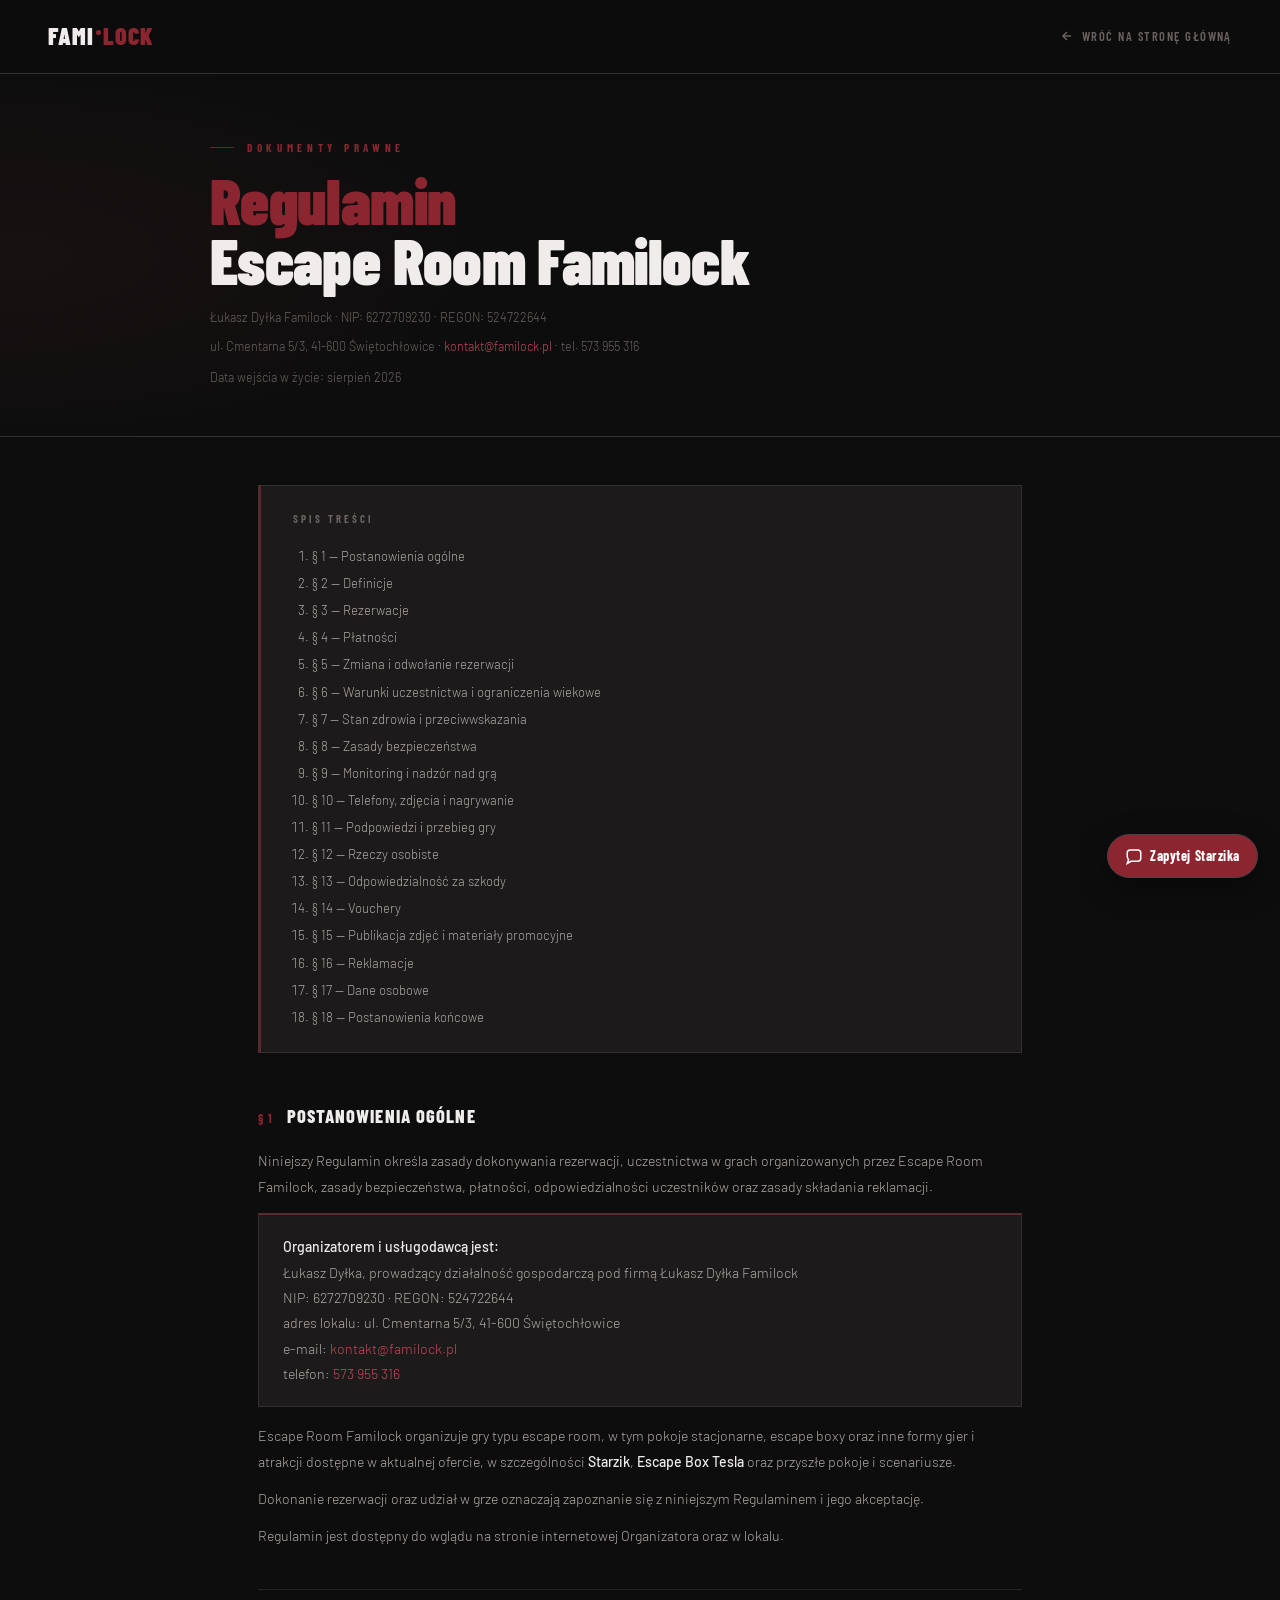
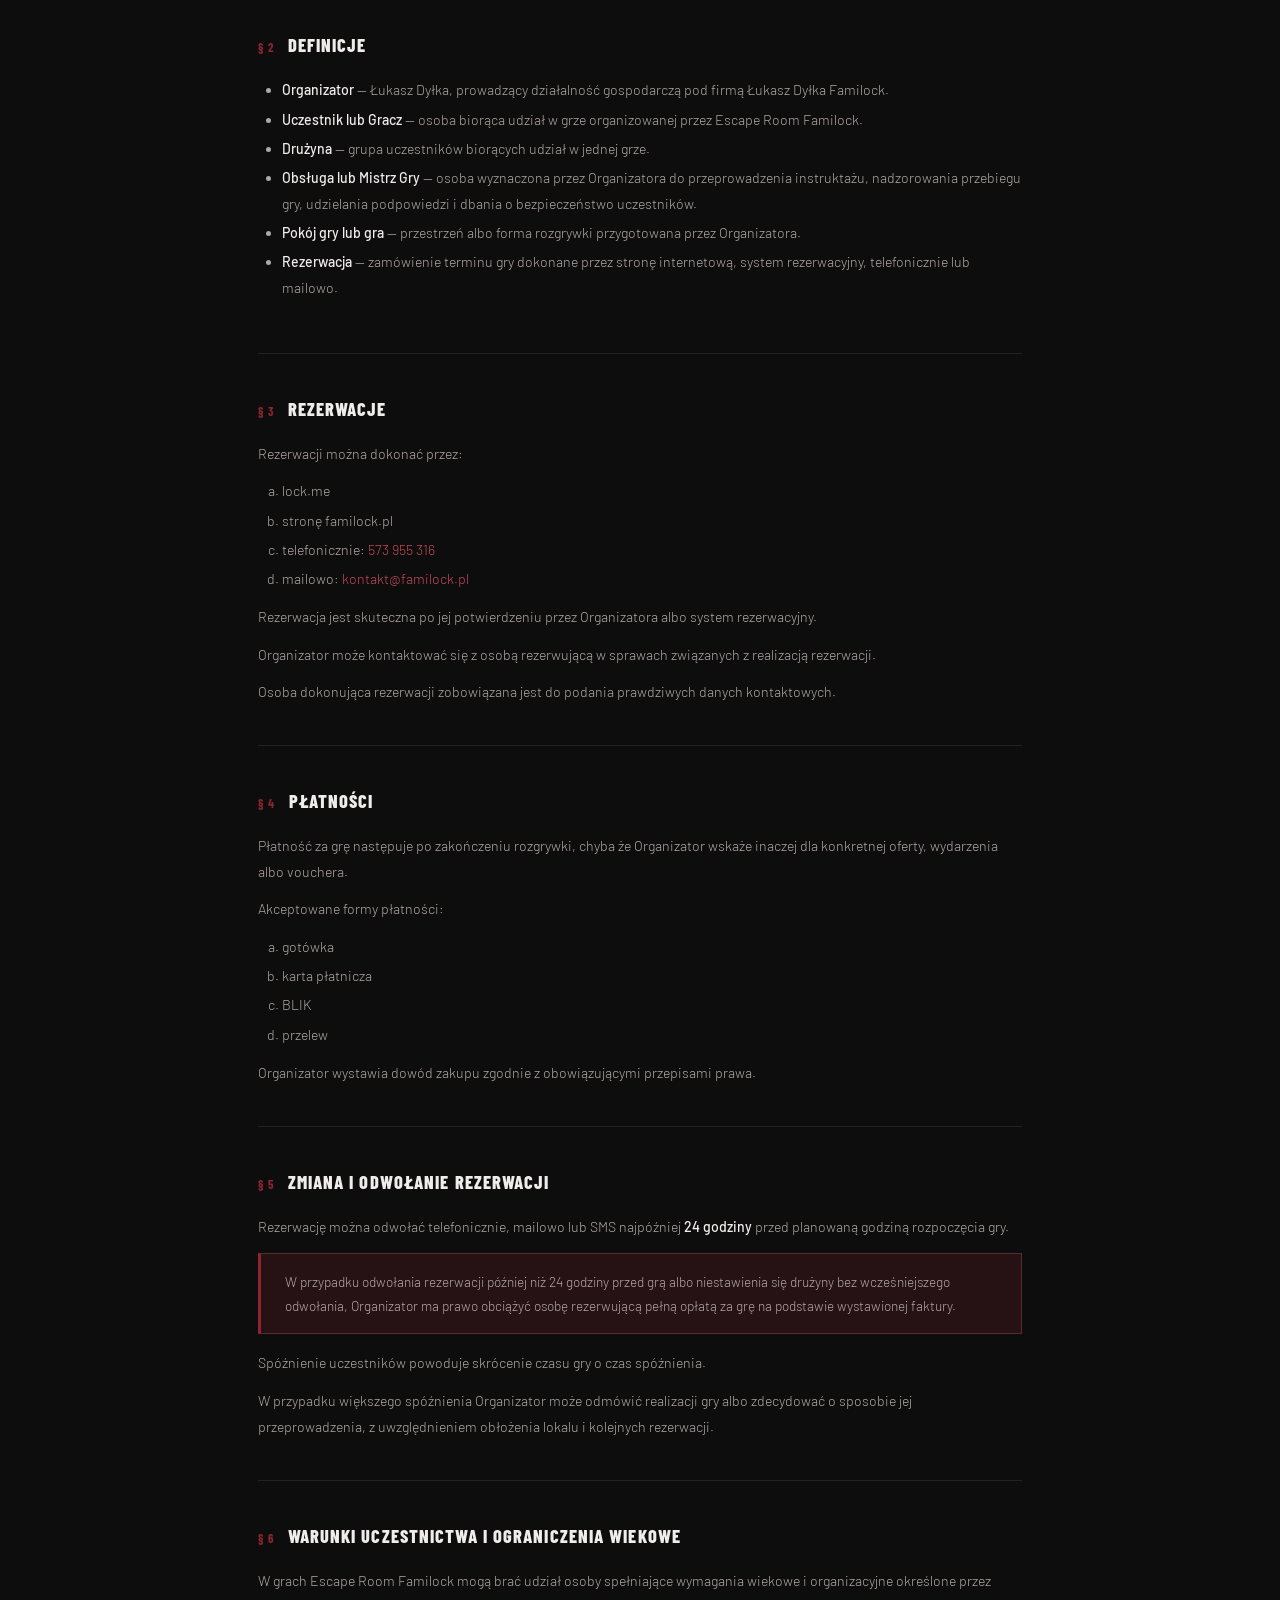
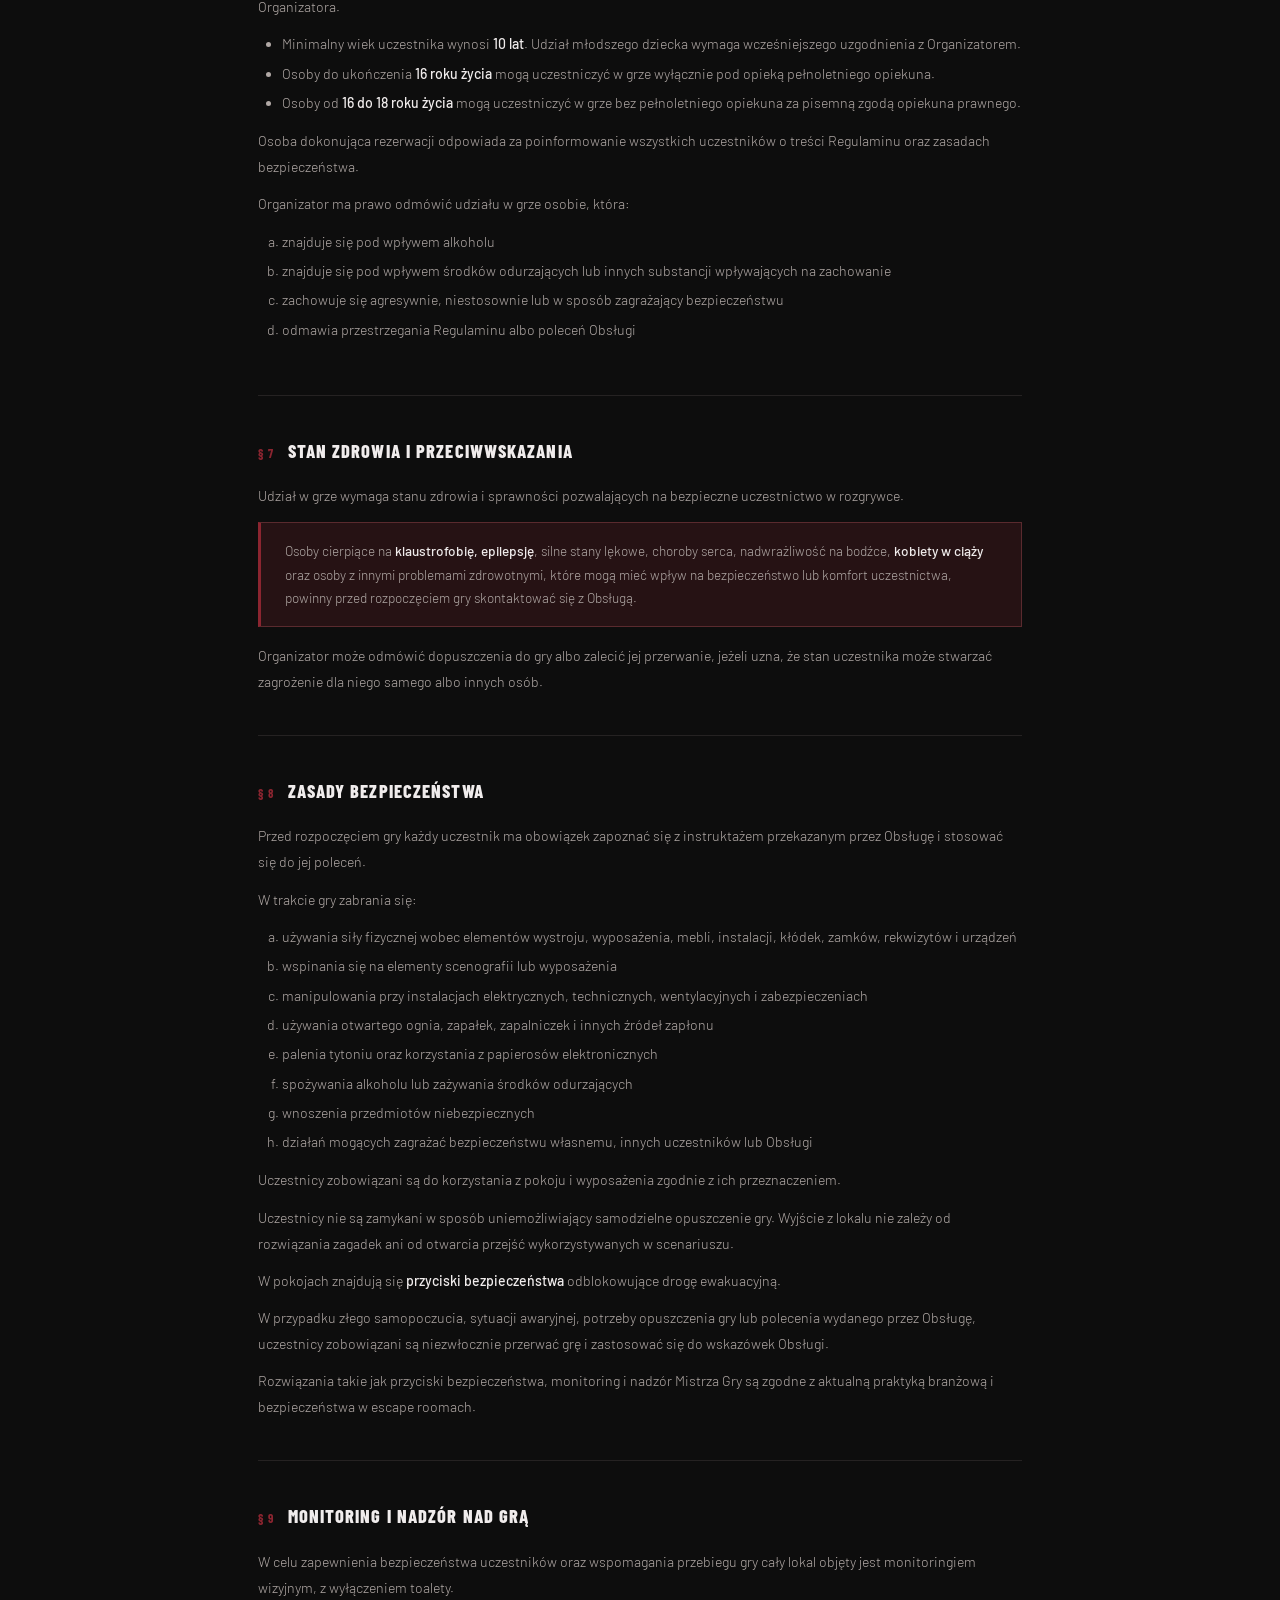
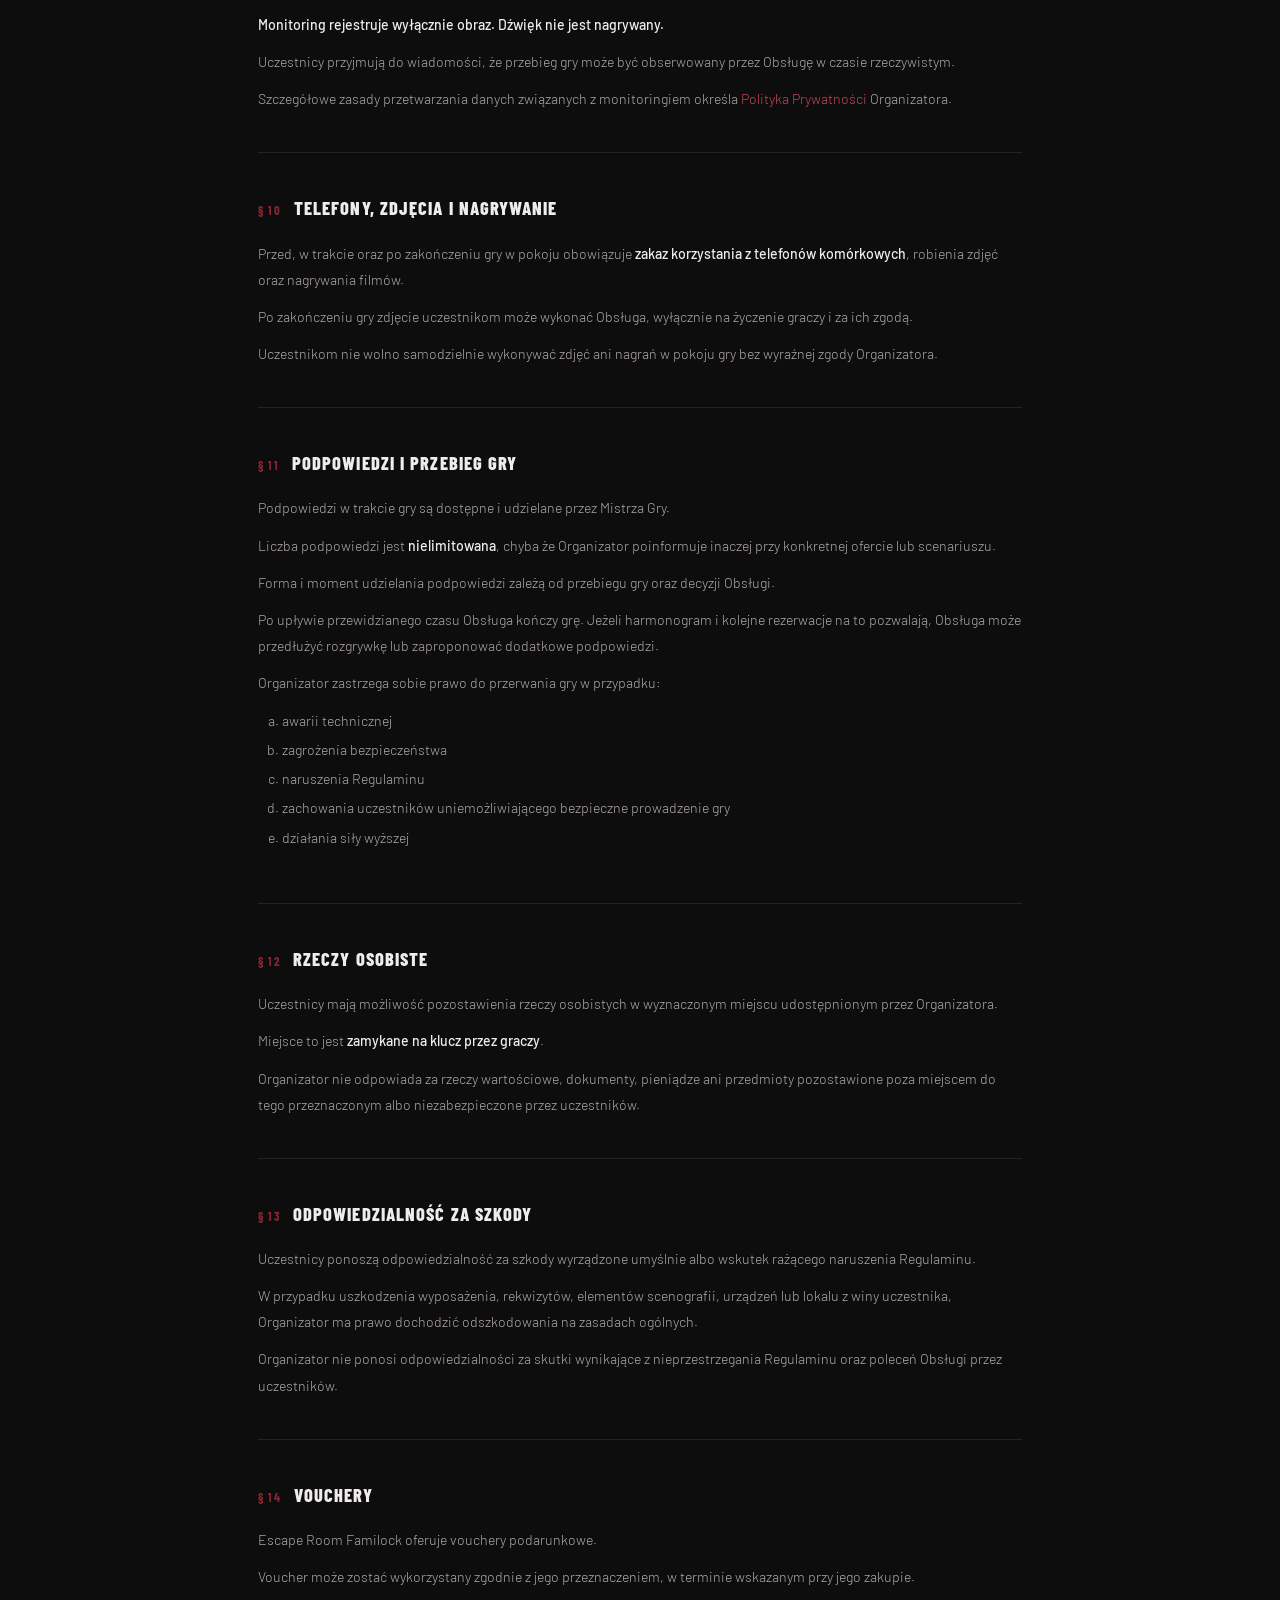
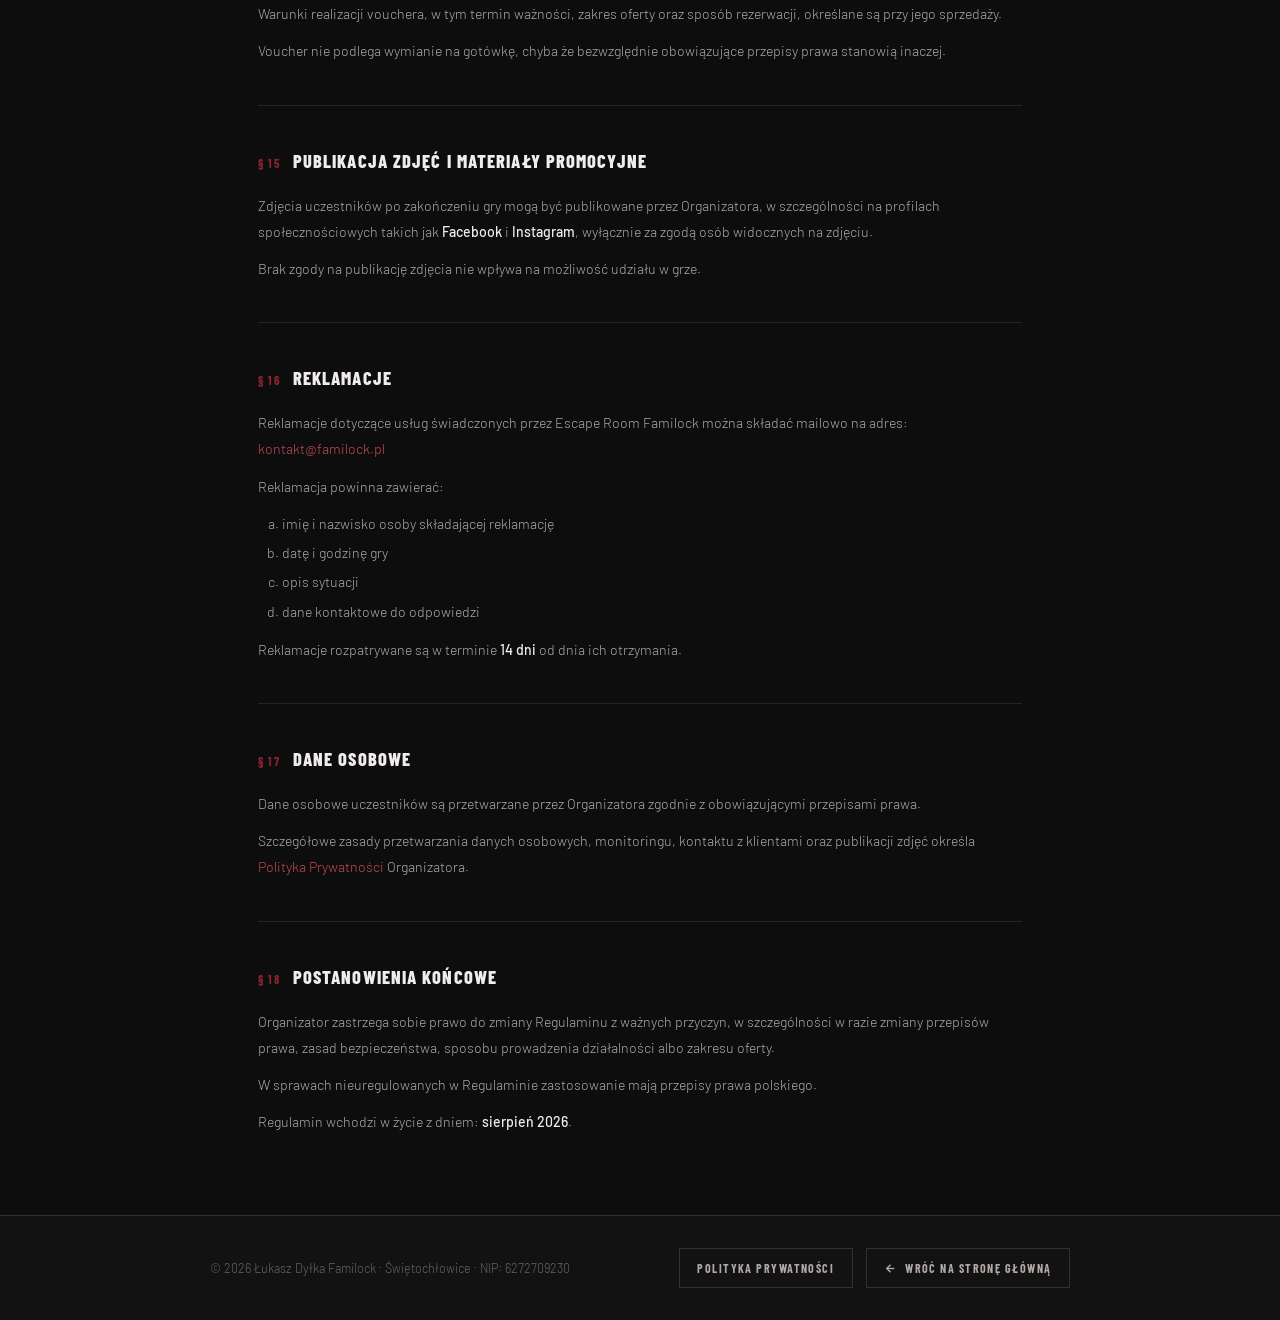
<file: regulamin.html>
<!doctype html>
<html lang="pl">
<head>
<meta charset="UTF-8" />
<meta name="viewport" content="width=device-width, initial-scale=1.0" />
<title>Regulamin — Familock Escape Room Świętochłowice</title>
<meta name="description" content="Regulamin Escape Room Familock, Świętochłowice. Zasady rezerwacji, uczestnictwa, bezpieczeństwa i płatności." />
<meta name="robots" content="index, follow" />
<link rel="canonical" href="https://familock.pl/regulamin.html" />
<link rel="icon" type="image/png" href="favicon.png" />
<link rel="preconnect" href="https://fonts.googleapis.com" />
<link rel="preconnect" href="https://fonts.gstatic.com" crossorigin />
<link rel="stylesheet" href="https://fonts.googleapis.com/css2?family=Playfair+Display:ital,wght@0,700;1,400&family=Barlow+Condensed:wght@300;400;600;700;900&family=Barlow:wght@300;400;500&display=swap" media="print" onload="this.media='all'" />
<noscript><link rel="stylesheet" href="https://fonts.googleapis.com/css2?family=Playfair+Display:ital,wght@0,700;1,400&family=Barlow+Condensed:wght@300;400;600;700;900&family=Barlow:wght@300;400;500&display=swap" /></noscript>
<style>
*,*::before,*::after{box-sizing:border-box;margin:0;padding:0}
:root{
  --bg:#0d0d0d;--bg2:#121212;--card:#1c1a1a;
  --red:#8b2530;--red-dark:#5a2a2e;--red-deep:#261214;--red-glow:#c04858;
  --cream:#f0ecec;--cream2:#b0a8a5;--muted:#6b6260;
  --border:#252222;--border2:#353030;
  --fd:"Barlow Condensed",sans-serif;--fb:"Barlow",sans-serif;--fs:"Playfair Display",serif;
}
html{scroll-behavior:smooth}
body{background:var(--bg);color:var(--cream);font-family:var(--fb);font-weight:300;line-height:1.7;overflow-x:hidden}
::-webkit-scrollbar{width:5px}::-webkit-scrollbar-track{background:var(--bg)}::-webkit-scrollbar-thumb{background:var(--red);border-radius:3px}

/* NAV */
nav{position:sticky;top:0;z-index:100;background:rgba(13,13,13,.97);backdrop-filter:blur(12px);border-bottom:1px solid var(--border2);display:flex;align-items:center;justify-content:space-between;padding:1rem 3rem}
.nav-logo{font-family:var(--fd);font-size:1.5rem;font-weight:900;letter-spacing:.04em;color:var(--cream);text-decoration:none;display:flex;align-items:center}
.nav-logo .lock{color:var(--red)}
.nav-logo .dot{width:5px;height:5px;background:var(--red);border-radius:50%;display:inline-block;margin:0 2px 8px}
.nav-back{font-family:var(--fd);font-size:.78rem;font-weight:600;letter-spacing:.12em;text-transform:uppercase;color:var(--muted);text-decoration:none;display:flex;align-items:center;gap:.5rem;transition:color .2s}
.nav-back:hover{color:var(--cream)}
.nav-back svg{transition:transform .2s}
.nav-back:hover svg{transform:translateX(-3px)}

/* HERO */
.page-hero{padding:4rem 3rem 3rem;border-bottom:1px solid var(--border2);position:relative;overflow:hidden}
.page-hero::before{content:"";position:absolute;inset:0;background:radial-gradient(ellipse 60% 80% at 0% 50%,rgba(90,42,46,.15) 0%,transparent 70%)}
.page-hero-inner{max-width:860px;margin:0 auto;position:relative}
.page-eyebrow{font-family:var(--fd);font-size:.7rem;font-weight:700;letter-spacing:.42em;text-transform:uppercase;color:var(--red);margin-bottom:.8rem;display:flex;align-items:center;gap:.8rem}
.page-eyebrow::before{content:"";width:24px;height:1px;background:var(--red-dark)}
.page-title{font-family:var(--fd);font-weight:900;font-size:clamp(2.5rem,5vw,4rem);line-height:.95;letter-spacing:-.01em;margin-bottom:1rem}
.page-title em{color:var(--red);font-style:normal}
.page-meta{font-size:.78rem;color:var(--muted);margin-top:.5rem}
.page-meta a{color:var(--red-glow);text-decoration:none}

/* CONTENT */
.page-content{max-width:860px;margin:0 auto;padding:3rem 3rem 5rem}

/* TOC */
.toc{background:var(--card);border:1px solid var(--border2);border-left:3px solid var(--red-dark);padding:1.5rem 2rem;margin-bottom:3rem}
.toc-title{font-family:var(--fd);font-size:.68rem;font-weight:700;letter-spacing:.28em;text-transform:uppercase;color:var(--muted);margin-bottom:1rem}
.toc ol{padding-left:1.2rem;display:flex;flex-direction:column;gap:.3rem}
.toc li{font-size:.82rem;color:var(--cream2)}
.toc a{color:var(--cream2);text-decoration:none;transition:color .2s}
.toc a:hover{color:var(--red-glow)}

/* SECTIONS */
.doc-section{margin-bottom:2.5rem;padding-bottom:2.5rem;border-bottom:1px solid var(--border)}
.doc-section:last-child{border-bottom:none;margin-bottom:0;padding-bottom:0}
.doc-section h2{font-family:var(--fd);font-size:1.15rem;font-weight:800;letter-spacing:.06em;text-transform:uppercase;color:var(--cream);margin-bottom:1rem;display:flex;align-items:baseline;gap:.8rem}
.doc-section h2 .sec-num{font-size:.78rem;color:var(--red);letter-spacing:.1em;font-weight:700;flex-shrink:0;font-family:var(--fd)}
.doc-section p{font-size:.88rem;color:var(--cream2);line-height:1.85;margin-bottom:.7rem}
.doc-section p:last-child{margin-bottom:0}
.doc-section ul,.doc-section ol{padding-left:1.5rem;margin-bottom:.8rem}
.doc-section li{font-size:.88rem;color:var(--cream2);line-height:1.8;margin-bottom:.25rem}
.doc-section strong{color:var(--cream);font-weight:500}
.doc-section a{color:var(--red-glow);text-decoration:none}
.doc-section a:hover{text-decoration:underline}

.highlight-box{background:var(--card);border:1px solid var(--border2);border-top:2px solid var(--red-dark);padding:1.2rem 1.5rem;margin:.8rem 0 1rem}
.highlight-box p{margin-bottom:0;font-size:.88rem;color:var(--cream2);line-height:1.8}

.warning-box{background:var(--red-deep);border:1px solid var(--red-dark);border-left:3px solid var(--red);padding:1rem 1.5rem;margin:.8rem 0 1rem}
.warning-box p{margin-bottom:0;font-size:.85rem;color:var(--cream2);line-height:1.75}

/* FOOTER */
.back-section{padding:2rem 3rem;border-top:1px solid var(--border2);background:var(--bg2)}
.back-section-inner{max-width:860px;margin:0 auto;display:flex;align-items:center;justify-content:space-between;flex-wrap:wrap;gap:1rem}
.back-section p{font-size:.78rem;color:var(--muted)}
.footer-links{display:flex;gap:.8rem;flex-wrap:wrap}
.btn-back{display:inline-flex;align-items:center;gap:.5rem;font-family:var(--fd);font-size:.75rem;font-weight:700;letter-spacing:.12em;text-transform:uppercase;color:var(--cream2);text-decoration:none;border:1px solid var(--border2);padding:.55rem 1.1rem;transition:.2s}
.btn-back:hover{border-color:var(--red);color:var(--red-glow)}

@media(max-width:700px){
  nav{padding:.9rem 1.2rem}
  .page-hero{padding:2.5rem 1.2rem 2rem}
  .page-content{padding:2rem 1.2rem 4rem}
  .toc{padding:1rem 1.2rem}
  .back-section{padding:1.5rem 1.2rem}
}
</style>
</head>
<body>

<nav>
  <a href="/" class="nav-logo">FAMI<span class="dot"></span><span class="lock">LOCK</span></a>
  <a href="/" class="nav-back">
    <svg width="14" height="14" viewBox="0 0 24 24" fill="none" stroke="currentColor" stroke-width="2.5"><line x1="19" y1="12" x2="5" y2="12"/><polyline points="12,5 5,12 12,19"/></svg>
    Wróć na stronę główną
  </a>
</nav>

<div class="page-hero">
  <div class="page-hero-inner">
    <div class="page-eyebrow">Dokumenty prawne</div>
    <h1 class="page-title"><em>Regulamin</em><br>Escape Room Familock</h1>
    <p class="page-meta">Łukasz Dyłka Familock &middot; NIP: 6272709230 &middot; REGON: 524722644</p>
    <p class="page-meta">ul. Cmentarna 5/3, 41-600 Świętochłowice &middot; <a href="mailto:kontakt@familock.pl">kontakt@familock.pl</a> &middot; tel. 573 955 316</p>
    <p class="page-meta" style="margin-top:.6rem">Data wejścia w życie: sierpień 2026</p>
  </div>
</div>

<div class="page-content">

  <div class="toc">
    <div class="toc-title">Spis treści</div>
    <ol>
      <li><a href="#s1">§ 1 — Postanowienia ogólne</a></li>
      <li><a href="#s2">§ 2 — Definicje</a></li>
      <li><a href="#s3">§ 3 — Rezerwacje</a></li>
      <li><a href="#s4">§ 4 — Płatności</a></li>
      <li><a href="#s5">§ 5 — Zmiana i odwołanie rezerwacji</a></li>
      <li><a href="#s6">§ 6 — Warunki uczestnictwa i ograniczenia wiekowe</a></li>
      <li><a href="#s7">§ 7 — Stan zdrowia i przeciwwskazania</a></li>
      <li><a href="#s8">§ 8 — Zasady bezpieczeństwa</a></li>
      <li><a href="#s9">§ 9 — Monitoring i nadzór nad grą</a></li>
      <li><a href="#s10">§ 10 — Telefony, zdjęcia i nagrywanie</a></li>
      <li><a href="#s11">§ 11 — Podpowiedzi i przebieg gry</a></li>
      <li><a href="#s12">§ 12 — Rzeczy osobiste</a></li>
      <li><a href="#s13">§ 13 — Odpowiedzialność za szkody</a></li>
      <li><a href="#s14">§ 14 — Vouchery</a></li>
      <li><a href="#s15">§ 15 — Publikacja zdjęć i materiały promocyjne</a></li>
      <li><a href="#s16">§ 16 — Reklamacje</a></li>
      <li><a href="#s17">§ 17 — Dane osobowe</a></li>
      <li><a href="#s18">§ 18 — Postanowienia końcowe</a></li>
    </ol>
  </div>

  <div class="doc-section" id="s1">
    <h2><span class="sec-num">§ 1</span>Postanowienia ogólne</h2>
    <p>Niniejszy Regulamin określa zasady dokonywania rezerwacji, uczestnictwa w grach organizowanych przez Escape Room Familock, zasady bezpieczeństwa, płatności, odpowiedzialności uczestników oraz zasady składania reklamacji.</p>
    <div class="highlight-box">
      <p><strong>Organizatorem i usługodawcą jest:</strong><br>
      Łukasz Dyłka, prowadzący działalność gospodarczą pod firmą Łukasz Dyłka Familock<br>
      NIP: 6272709230 &middot; REGON: 524722644<br>
      adres lokalu: ul. Cmentarna 5/3, 41-600 Świętochłowice<br>
      e-mail: <a href="mailto:kontakt@familock.pl">kontakt@familock.pl</a><br>
      telefon: <a href="tel:573955316">573 955 316</a></p>
    </div>
    <p>Escape Room Familock organizuje gry typu escape room, w tym pokoje stacjonarne, escape boxy oraz inne formy gier i atrakcji dostępne w aktualnej ofercie, w szczególności <strong>Starzik</strong>, <strong>Escape Box Tesla</strong> oraz przyszłe pokoje i scenariusze.</p>
    <p>Dokonanie rezerwacji oraz udział w grze oznaczają zapoznanie się z niniejszym Regulaminem i jego akceptację.</p>
    <p>Regulamin jest dostępny do wglądu na stronie internetowej Organizatora oraz w lokalu.</p>
  </div>

  <div class="doc-section" id="s2">
    <h2><span class="sec-num">§ 2</span>Definicje</h2>
    <ul>
      <li><strong>Organizator</strong> — Łukasz Dyłka, prowadzący działalność gospodarczą pod firmą Łukasz Dyłka Familock.</li>
      <li><strong>Uczestnik lub Gracz</strong> — osoba biorąca udział w grze organizowanej przez Escape Room Familock.</li>
      <li><strong>Drużyna</strong> — grupa uczestników biorących udział w jednej grze.</li>
      <li><strong>Obsługa lub Mistrz Gry</strong> — osoba wyznaczona przez Organizatora do przeprowadzenia instruktażu, nadzorowania przebiegu gry, udzielania podpowiedzi i dbania o bezpieczeństwo uczestników.</li>
      <li><strong>Pokój gry lub gra</strong> — przestrzeń albo forma rozgrywki przygotowana przez Organizatora.</li>
      <li><strong>Rezerwacja</strong> — zamówienie terminu gry dokonane przez stronę internetową, system rezerwacyjny, telefonicznie lub mailowo.</li>
    </ul>
  </div>

  <div class="doc-section" id="s3">
    <h2><span class="sec-num">§ 3</span>Rezerwacje</h2>
    <p>Rezerwacji można dokonać przez:</p>
    <ol type="a">
      <li>lock.me</li>
      <li>stronę familock.pl</li>
      <li>telefonicznie: <a href="tel:573955316">573 955 316</a></li>
      <li>mailowo: <a href="mailto:kontakt@familock.pl">kontakt@familock.pl</a></li>
    </ol>
    <p>Rezerwacja jest skuteczna po jej potwierdzeniu przez Organizatora albo system rezerwacyjny.</p>
    <p>Organizator może kontaktować się z osobą rezerwującą w sprawach związanych z realizacją rezerwacji.</p>
    <p>Osoba dokonująca rezerwacji zobowiązana jest do podania prawdziwych danych kontaktowych.</p>
  </div>

  <div class="doc-section" id="s4">
    <h2><span class="sec-num">§ 4</span>Płatności</h2>
    <p>Płatność za grę następuje po zakończeniu rozgrywki, chyba że Organizator wskaże inaczej dla konkretnej oferty, wydarzenia albo vouchera.</p>
    <p>Akceptowane formy płatności:</p>
    <ol type="a">
      <li>gotówka</li>
      <li>karta płatnicza</li>
      <li>BLIK</li>
      <li>przelew</li>
    </ol>
    <p>Organizator wystawia dowód zakupu zgodnie z obowiązującymi przepisami prawa.</p>
  </div>

  <div class="doc-section" id="s5">
    <h2><span class="sec-num">§ 5</span>Zmiana i odwołanie rezerwacji</h2>
    <p>Rezerwację można odwołać telefonicznie, mailowo lub SMS najpóźniej <strong>24 godziny</strong> przed planowaną godziną rozpoczęcia gry.</p>
    <div class="warning-box">
      <p>W przypadku odwołania rezerwacji później niż 24 godziny przed grą albo niestawienia się drużyny bez wcześniejszego odwołania, Organizator ma prawo obciążyć osobę rezerwującą pełną opłatą za grę na podstawie wystawionej faktury.</p>
    </div>
    <p>Spóźnienie uczestników powoduje skrócenie czasu gry o czas spóźnienia.</p>
    <p>W przypadku większego spóźnienia Organizator może odmówić realizacji gry albo zdecydować o sposobie jej przeprowadzenia, z uwzględnieniem obłożenia lokalu i kolejnych rezerwacji.</p>
  </div>

  <div class="doc-section" id="s6">
    <h2><span class="sec-num">§ 6</span>Warunki uczestnictwa i ograniczenia wiekowe</h2>
    <p>W grach Escape Room Familock mogą brać udział osoby spełniające wymagania wiekowe i organizacyjne określone przez Organizatora.</p>
    <ul>
      <li>Minimalny wiek uczestnika wynosi <strong>10 lat</strong>. Udział młodszego dziecka wymaga wcześniejszego uzgodnienia z Organizatorem.</li>
      <li>Osoby do ukończenia <strong>16 roku życia</strong> mogą uczestniczyć w grze wyłącznie pod opieką pełnoletniego opiekuna.</li>
      <li>Osoby od <strong>16 do 18 roku życia</strong> mogą uczestniczyć w grze bez pełnoletniego opiekuna za pisemną zgodą opiekuna prawnego.</li>
    </ul>
    <p>Osoba dokonująca rezerwacji odpowiada za poinformowanie wszystkich uczestników o treści Regulaminu oraz zasadach bezpieczeństwa.</p>
    <p>Organizator ma prawo odmówić udziału w grze osobie, która:</p>
    <ol type="a">
      <li>znajduje się pod wpływem alkoholu</li>
      <li>znajduje się pod wpływem środków odurzających lub innych substancji wpływających na zachowanie</li>
      <li>zachowuje się agresywnie, niestosownie lub w sposób zagrażający bezpieczeństwu</li>
      <li>odmawia przestrzegania Regulaminu albo poleceń Obsługi</li>
    </ol>
  </div>

  <div class="doc-section" id="s7">
    <h2><span class="sec-num">§ 7</span>Stan zdrowia i przeciwwskazania</h2>
    <p>Udział w grze wymaga stanu zdrowia i sprawności pozwalających na bezpieczne uczestnictwo w rozgrywce.</p>
    <div class="warning-box">
      <p>Osoby cierpiące na <strong>klaustrofobię, epilepsję</strong>, silne stany lękowe, choroby serca, nadwrażliwość na bodźce, <strong>kobiety w ciąży</strong> oraz osoby z innymi problemami zdrowotnymi, które mogą mieć wpływ na bezpieczeństwo lub komfort uczestnictwa, powinny przed rozpoczęciem gry skontaktować się z Obsługą.</p>
    </div>
    <p>Organizator może odmówić dopuszczenia do gry albo zalecić jej przerwanie, jeżeli uzna, że stan uczestnika może stwarzać zagrożenie dla niego samego albo innych osób.</p>
  </div>

  <div class="doc-section" id="s8">
    <h2><span class="sec-num">§ 8</span>Zasady bezpieczeństwa</h2>
    <p>Przed rozpoczęciem gry każdy uczestnik ma obowiązek zapoznać się z instruktażem przekazanym przez Obsługę i stosować się do jej poleceń.</p>
    <p>W trakcie gry zabrania się:</p>
    <ol type="a">
      <li>używania siły fizycznej wobec elementów wystroju, wyposażenia, mebli, instalacji, kłódek, zamków, rekwizytów i urządzeń</li>
      <li>wspinania się na elementy scenografii lub wyposażenia</li>
      <li>manipulowania przy instalacjach elektrycznych, technicznych, wentylacyjnych i zabezpieczeniach</li>
      <li>używania otwartego ognia, zapałek, zapalniczek i innych źródeł zapłonu</li>
      <li>palenia tytoniu oraz korzystania z papierosów elektronicznych</li>
      <li>spożywania alkoholu lub zażywania środków odurzających</li>
      <li>wnoszenia przedmiotów niebezpiecznych</li>
      <li>działań mogących zagrażać bezpieczeństwu własnemu, innych uczestników lub Obsługi</li>
    </ol>
    <p>Uczestnicy zobowiązani są do korzystania z pokoju i wyposażenia zgodnie z ich przeznaczeniem.</p>
    <p>Uczestnicy nie są zamykani w sposób uniemożliwiający samodzielne opuszczenie gry. Wyjście z lokalu nie zależy od rozwiązania zagadek ani od otwarcia przejść wykorzystywanych w scenariuszu.</p>
    <p>W pokojach znajdują się <strong>przyciski bezpieczeństwa</strong> odblokowujące drogę ewakuacyjną.</p>
    <p>W przypadku złego samopoczucia, sytuacji awaryjnej, potrzeby opuszczenia gry lub polecenia wydanego przez Obsługę, uczestnicy zobowiązani są niezwłocznie przerwać grę i zastosować się do wskazówek Obsługi.</p>
    <p>Rozwiązania takie jak przyciski bezpieczeństwa, monitoring i nadzór Mistrza Gry są zgodne z aktualną praktyką branżową i bezpieczeństwa w escape roomach.</p>
  </div>

  <div class="doc-section" id="s9">
    <h2><span class="sec-num">§ 9</span>Monitoring i nadzór nad grą</h2>
    <p>W celu zapewnienia bezpieczeństwa uczestników oraz wspomagania przebiegu gry cały lokal objęty jest monitoringiem wizyjnym, z wyłączeniem toalety.</p>
    <p><strong>Monitoring rejestruje wyłącznie obraz. Dźwięk nie jest nagrywany.</strong></p>
    <p>Uczestnicy przyjmują do wiadomości, że przebieg gry może być obserwowany przez Obsługę w czasie rzeczywistym.</p>
    <p>Szczegółowe zasady przetwarzania danych związanych z monitoringiem określa <a href="/polityka.html">Polityka Prywatności</a> Organizatora.</p>
  </div>

  <div class="doc-section" id="s10">
    <h2><span class="sec-num">§ 10</span>Telefony, zdjęcia i nagrywanie</h2>
    <p>Przed, w trakcie oraz po zakończeniu gry w pokoju obowiązuje <strong>zakaz korzystania z telefonów komórkowych</strong>, robienia zdjęć oraz nagrywania filmów.</p>
    <p>Po zakończeniu gry zdjęcie uczestnikom może wykonać Obsługa, wyłącznie na życzenie graczy i za ich zgodą.</p>
    <p>Uczestnikom nie wolno samodzielnie wykonywać zdjęć ani nagrań w pokoju gry bez wyraźnej zgody Organizatora.</p>
  </div>

  <div class="doc-section" id="s11">
    <h2><span class="sec-num">§ 11</span>Podpowiedzi i przebieg gry</h2>
    <p>Podpowiedzi w trakcie gry są dostępne i udzielane przez Mistrza Gry.</p>
    <p>Liczba podpowiedzi jest <strong>nielimitowana</strong>, chyba że Organizator poinformuje inaczej przy konkretnej ofercie lub scenariuszu.</p>
    <p>Forma i moment udzielania podpowiedzi zależą od przebiegu gry oraz decyzji Obsługi.</p>
    <p>Po upływie przewidzianego czasu Obsługa kończy grę. Jeżeli harmonogram i kolejne rezerwacje na to pozwalają, Obsługa może przedłużyć rozgrywkę lub zaproponować dodatkowe podpowiedzi.</p>
    <p>Organizator zastrzega sobie prawo do przerwania gry w przypadku:</p>
    <ol type="a">
      <li>awarii technicznej</li>
      <li>zagrożenia bezpieczeństwa</li>
      <li>naruszenia Regulaminu</li>
      <li>zachowania uczestników uniemożliwiającego bezpieczne prowadzenie gry</li>
      <li>działania siły wyższej</li>
    </ol>
  </div>

  <div class="doc-section" id="s12">
    <h2><span class="sec-num">§ 12</span>Rzeczy osobiste</h2>
    <p>Uczestnicy mają możliwość pozostawienia rzeczy osobistych w wyznaczonym miejscu udostępnionym przez Organizatora.</p>
    <p>Miejsce to jest <strong>zamykane na klucz przez graczy</strong>.</p>
    <p>Organizator nie odpowiada za rzeczy wartościowe, dokumenty, pieniądze ani przedmioty pozostawione poza miejscem do tego przeznaczonym albo niezabezpieczone przez uczestników.</p>
  </div>

  <div class="doc-section" id="s13">
    <h2><span class="sec-num">§ 13</span>Odpowiedzialność za szkody</h2>
    <p>Uczestnicy ponoszą odpowiedzialność za szkody wyrządzone umyślnie albo wskutek rażącego naruszenia Regulaminu.</p>
    <p>W przypadku uszkodzenia wyposażenia, rekwizytów, elementów scenografii, urządzeń lub lokalu z winy uczestnika, Organizator ma prawo dochodzić odszkodowania na zasadach ogólnych.</p>
    <p>Organizator nie ponosi odpowiedzialności za skutki wynikające z nieprzestrzegania Regulaminu oraz poleceń Obsługi przez uczestników.</p>
  </div>

  <div class="doc-section" id="s14">
    <h2><span class="sec-num">§ 14</span>Vouchery</h2>
    <p>Escape Room Familock oferuje vouchery podarunkowe.</p>
    <p>Voucher może zostać wykorzystany zgodnie z jego przeznaczeniem, w terminie wskazanym przy jego zakupie.</p>
    <p>Warunki realizacji vouchera, w tym termin ważności, zakres oferty oraz sposób rezerwacji, określane są przy jego sprzedaży.</p>
    <p>Voucher nie podlega wymianie na gotówkę, chyba że bezwzględnie obowiązujące przepisy prawa stanowią inaczej.</p>
  </div>

  <div class="doc-section" id="s15">
    <h2><span class="sec-num">§ 15</span>Publikacja zdjęć i materiały promocyjne</h2>
    <p>Zdjęcia uczestników po zakończeniu gry mogą być publikowane przez Organizatora, w szczególności na profilach społecznościowych takich jak <strong>Facebook</strong> i <strong>Instagram</strong>, wyłącznie za zgodą osób widocznych na zdjęciu.</p>
    <p>Brak zgody na publikację zdjęcia nie wpływa na możliwość udziału w grze.</p>
  </div>

  <div class="doc-section" id="s16">
    <h2><span class="sec-num">§ 16</span>Reklamacje</h2>
    <p>Reklamacje dotyczące usług świadczonych przez Escape Room Familock można składać mailowo na adres: <a href="mailto:kontakt@familock.pl">kontakt@familock.pl</a></p>
    <p>Reklamacja powinna zawierać:</p>
    <ol type="a">
      <li>imię i nazwisko osoby składającej reklamację</li>
      <li>datę i godzinę gry</li>
      <li>opis sytuacji</li>
      <li>dane kontaktowe do odpowiedzi</li>
    </ol>
    <p>Reklamacje rozpatrywane są w terminie <strong>14 dni</strong> od dnia ich otrzymania.</p>
  </div>

  <div class="doc-section" id="s17">
    <h2><span class="sec-num">§ 17</span>Dane osobowe</h2>
    <p>Dane osobowe uczestników są przetwarzane przez Organizatora zgodnie z obowiązującymi przepisami prawa.</p>
    <p>Szczegółowe zasady przetwarzania danych osobowych, monitoringu, kontaktu z klientami oraz publikacji zdjęć określa <a href="/polityka.html">Polityka Prywatności</a> Organizatora.</p>
  </div>

  <div class="doc-section" id="s18">
    <h2><span class="sec-num">§ 18</span>Postanowienia końcowe</h2>
    <p>Organizator zastrzega sobie prawo do zmiany Regulaminu z ważnych przyczyn, w szczególności w razie zmiany przepisów prawa, zasad bezpieczeństwa, sposobu prowadzenia działalności albo zakresu oferty.</p>
    <p>W sprawach nieuregulowanych w Regulaminie zastosowanie mają przepisy prawa polskiego.</p>
    <p>Regulamin wchodzi w życie z dniem: <strong>sierpień 2026</strong>.</p>
  </div>

</div>

<div class="back-section">
  <div class="back-section-inner">
    <p>© 2026 Łukasz Dyłka Familock &middot; Świętochłowice &middot; NIP: 6272709230</p>
    <div class="footer-links">
      <a href="/polityka.html" class="btn-back">Polityka Prywatności</a>
      <a href="/" class="btn-back">
        <svg width="13" height="13" viewBox="0 0 24 24" fill="none" stroke="currentColor" stroke-width="2.5"><line x1="19" y1="12" x2="5" y2="12"/><polyline points="12,5 5,12 12,19"/></svg>
        Wróć na stronę główną
      </a>
    </div>
  </div>
</div>

<!-- Familock AI chat -->
<style>
#familock-ai-launch{position:fixed;right:22px;bottom:22px;z-index:9997;border:1px solid #4a4244;background:#8b2530;color:#fff;border-radius:999px;padding:12px 17px;font:700 14px "Barlow Condensed",sans-serif;letter-spacing:.04em;cursor:pointer;box-shadow:0 10px 30px rgba(0,0,0,.35)}
#familock-ai-launch:hover{background:#a03340}
#familock-ai-box{position:fixed;right:22px;bottom:78px;z-index:9998;width:min(460px,calc(100vw - 24px));height:auto!important;max-height:min(570px,calc(100vh - 100px));background:#121212;border:1px solid #353030;border-radius:14px;box-shadow:0 24px 70px rgba(0,0,0,.55);display:none;overflow:hidden;font-family:"Barlow",sans-serif}
#familock-ai-box.open{display:flex;flex-direction:column;min-height:0!important}
.fai-head{padding:15px 16px;background:#1c1a1a;border-bottom:1px solid #353030;display:flex;align-items:center;justify-content:space-between}
.fai-title{font:700 18px "Barlow Condensed",sans-serif;letter-spacing:.04em;color:#f0ecec}.fai-sub{font-size:11px;color:#9a918f}
.fai-close{border:0;background:transparent;color:#b0a8a5;font-size:24px;cursor:pointer;line-height:1}
#familock-ai-messages{flex:0 1 auto;min-height:0;max-height:330px;overflow:auto;padding:18px;display:flex;flex-direction:column;gap:12px}
.fai-msg{max-width:86%;padding:12px 14px;border-radius:12px;font-size:14px;line-height:1.55;white-space:pre-wrap}
.fai-bot{align-self:flex-start;background:#211f1f;color:#f0ecec;border:1px solid #353030}.fai-user{align-self:flex-end;background:#8b2530;color:#fff}
.fai-quick{display:flex;gap:7px;flex-wrap:wrap;padding:0 18px 12px}.fai-quick button{border:1px solid #4a4244;background:#161616;color:#b0a8a5;border-radius:999px;padding:6px 9px;font:600 11px "Barlow",sans-serif;cursor:pointer}.fai-quick button:hover{border-color:#8b2530;color:#f0ecec}
.fai-form{display:flex;gap:8px;padding:12px;border-top:1px solid #353030;background:#161616}.fai-form input{min-width:0;flex:1;background:#0d0d0d;color:#f0ecec;border:1px solid #353030;border-radius:9px;padding:10px 11px;font:400 13px "Barlow",sans-serif;outline:none}.fai-form input:focus{border-color:#8b2530}.fai-form button{border:0;border-radius:9px;background:#8b2530;color:#fff;padding:0 13px;font-weight:700;cursor:pointer}
.fai-note{padding:0 12px 9px;background:#161616;color:#777;font-size:9px;text-align:center}#familock-ai-box:after{display:none!important;content:none!important}
@media(max-width:520px){#familock-ai-launch{right:12px;bottom:12px}#familock-ai-box{left:8px;right:8px;bottom:64px;width:auto;height:auto;max-height:calc(100dvh - 82px);border-radius:14px}.fai-head{padding:13px 14px}#familock-ai-messages{padding:14px}.fai-msg{max-width:92%;font-size:14px}.fai-quick{padding:0 14px 10px}.fai-form{padding:10px}.fai-note{padding:0 10px 8px}}
</style>
<button id="familock-ai-launch" type="button" aria-controls="familock-ai-box" aria-expanded="false"><svg width="18" height="18" viewBox="0 0 24 24" fill="none" stroke="currentColor" stroke-width="2" aria-hidden="true" style="vertical-align:-4px;margin-right:7px"><path d="M21 15a4 4 0 0 1-4 4H8l-5 3 1.7-5.1A7 7 0 0 1 3 12V8a4 4 0 0 1 4-4h10a4 4 0 0 1 4 4z"/></svg>Zapytej Starzika</button>
<section id="familock-ai-box" role="dialog" aria-label="Czat Familock" aria-hidden="true">
  <div class="fai-head"><div><div class="fai-title">Zapytej Starzika</div><div class="fai-sub">Pomoc przed wizytą w Starziku</div></div><button class="fai-close" type="button" aria-label="Zamknij czat">×</button></div>
  <div id="familock-ai-messages"><div class="fai-msg fai-bot">Pyrsk! Zapytej mie o Familock, Starzika, voucher i co jeszcze chcesz w związku z escape roomem.</div></div>
  <div class="fai-quick"><button type="button">Ile kosztuje gra?</button><button type="button">Czy mogę przyjść z dzieckiem?</button><button type="button">Ile graczy może wejść?</button></div>
  <form class="fai-form"><input id="familock-ai-input" maxlength="500" autocomplete="off" placeholder="Napisz pytanie…" aria-label="Wiadomość"><button type="submit">Wyślij</button></form>
  <div class="fai-note">Odpowiedzi generuje AI na podstawie informacji Familocka. Nie podawaj danych osobowych.</div>
</section>
<script>
(function(){
  var endpoint='https://xyivrakegwybwhmmcawq.supabase.co/functions/v1/familock-chat';
  var launch=document.getElementById('familock-ai-launch'),box=document.getElementById('familock-ai-box'),close=box.querySelector('.fai-close'),form=box.querySelector('.fai-form'),input=document.getElementById('familock-ai-input'),messagesEl=document.getElementById('familock-ai-messages'),quick=box.querySelector('.fai-quick');
  var history=[],busy=false;
  var conversationId=(function(){
    var key='familock_ai_conversation_id';
    try{
      var existing=sessionStorage.getItem(key);
      if(existing)return existing;
      var created=(window.crypto&&typeof window.crypto.randomUUID==='function')?window.crypto.randomUUID():('chat_'+Date.now().toString(36)+'_'+Math.random().toString(36).slice(2,10));
      sessionStorage.setItem(key,created);
      return created;
    }catch(e){
      return 'chat_'+Date.now().toString(36)+'_'+Math.random().toString(36).slice(2,10);
    }
  })();
  function toggle(open){box.classList.toggle('open',open);box.setAttribute('aria-hidden',open?'false':'true');launch.setAttribute('aria-expanded',open?'true':'false');if(open)setTimeout(function(){input.focus()},50)}
  function add(text,who){var d=document.createElement('div');d.className='fai-msg '+(who==='user'?'fai-user':'fai-bot');d.textContent=text;messagesEl.appendChild(d);messagesEl.scrollTop=messagesEl.scrollHeight;return d}
  async function ask(text,source){
    text=(text||'').trim();if(!text||busy)return;source=source==='quick'?'quick':'typed';busy=true;input.value='';add(text,'user');history.push({role:'user',content:text});if(history.length>10)history=history.slice(-10);
    var wait=add('Chwileczkę…','bot');
    try{var r=await fetch(endpoint,{method:'POST',headers:{'Content-Type':'application/json'},body:JSON.stringify({messages:history,meta:{conversationId:conversationId,pagePath:location.pathname,source:source}})});var data=await r.json();wait.remove();if(!r.ok)throw new Error(data.error||'Błąd');var answer=data.answer||'Nie udało mi się odpowiedzieć.';add(answer,'bot');history.push({role:'assistant',content:answer});if(history.length>10)history=history.slice(-10)}
    catch(e){wait.remove();add(e.message==='Czat jest jeszcze konfigurowany.'?e.message:'Czat jest chwilowo niedostępny. Spróbuj ponownie później.','bot')}
    finally{busy=false}
  }
  launch.addEventListener('click',function(){toggle(!box.classList.contains('open'))});close.addEventListener('click',function(){toggle(false)});
  form.addEventListener('submit',function(e){e.preventDefault();ask(input.value,'typed')});
  quick.addEventListener('click',function(e){if(e.target.tagName==='BUTTON')ask(e.target.textContent,'quick')});
  document.addEventListener('keydown',function(e){if(e.key==='Escape'&&box.classList.contains('open'))toggle(false)});
})();
</script>
<!-- /Familock AI chat -->

</body>
</html>
</file>
<file: subpage.css>
*{box-sizing:border-box}html{scroll-behavior:smooth}body{margin:0;background:#0d0d0d;color:#f0ecec;font-family:Barlow,Arial,sans-serif;line-height:1.65}a{color:inherit}.nav{position:sticky;top:0;z-index:20;background:rgba(13,13,13,.96);border-bottom:1px solid #353030}.nav-inner,.wrap{width:min(1120px,calc(100% - 32px));margin:auto}.nav-inner{min-height:68px;display:flex;align-items:center;justify-content:space-between;gap:20px}.logo{font-family:'Barlow Condensed',Arial,sans-serif;font-size:1.7rem;font-weight:900;letter-spacing:.04em;text-decoration:none}.logo span{color:#8b2530}.nav-links{display:flex;gap:18px;align-items:center;flex-wrap:wrap}.nav-links a{font-family:'Barlow Condensed',Arial,sans-serif;font-size:.78rem;font-weight:700;text-transform:uppercase;letter-spacing:.1em;text-decoration:none;color:#b0a8a5}.nav-links a:hover{color:#fff}.nav-links .cta{background:#8b2530;color:#fff;padding:9px 14px}.hero{padding:82px 0 54px;border-bottom:1px solid #252222;background:linear-gradient(145deg,#151313,#0d0d0d 62%)}.eyebrow{font-family:'Barlow Condensed',Arial,sans-serif;font-size:.72rem;font-weight:700;letter-spacing:.25em;text-transform:uppercase;color:#d2606f;margin:0 0 12px}.hero h1{font-family:'Barlow Condensed',Arial,sans-serif;font-size:clamp(3.2rem,8vw,6.4rem);line-height:.9;margin:0 0 18px;letter-spacing:-.02em}.lead{max-width:760px;color:#c2bab8;font-size:1.03rem;margin:0}.facts{display:grid;grid-template-columns:repeat(4,1fr);gap:1px;background:#353030;border:1px solid #353030;margin-top:34px}.fact{background:#181616;padding:18px}.fact strong{display:block;font-family:'Barlow Condensed',Arial,sans-serif;font-size:1.5rem;line-height:1.1}.fact span{display:block;margin-top:5px;color:#9a918f;font-size:.78rem}.section{padding:54px 0;border-bottom:1px solid #252222}.section.alt{background:#121212}.section h2{font-family:'Barlow Condensed',Arial,sans-serif;font-size:clamp(2rem,5vw,3.6rem);line-height:1;margin:0 0 20px}.section h3{font-family:'Barlow Condensed',Arial,sans-serif;font-size:1.35rem;margin:28px 0 8px}.section p{max-width:780px;color:#c2bab8;margin:0 0 14px}.plain-list{max-width:800px;padding-left:20px;color:#c2bab8}.plain-list li{margin:8px 0}.price-table{width:100%;border-collapse:collapse;max-width:800px;background:#171515;border:1px solid #353030}.price-table th,.price-table td{padding:14px 16px;border-bottom:1px solid #353030;text-align:left}.price-table th{font-family:'Barlow Condensed',Arial,sans-serif;text-transform:uppercase;letter-spacing:.08em;color:#b0a8a5;font-size:.76rem}.price-table td strong{font-size:1.05rem}.note{max-width:800px;margin-top:16px;padding:14px 16px;border-left:3px solid #8b2530;background:#181415;color:#c2bab8;font-size:.9rem}.cards{display:grid;grid-template-columns:repeat(2,1fr);gap:14px;max-width:900px}.card{border:1px solid #353030;background:#171515;padding:20px}.card h3{margin:0 0 8px}.card p{margin:0;font-size:.92rem}.qa{max-width:850px;border-top:1px solid #353030}.qa-item{padding:18px 0;border-bottom:1px solid #353030}.qa-item h3{margin:0 0 6px;font-size:1.15rem}.qa-item p{margin:0}.actions{display:flex;gap:10px;flex-wrap:wrap;margin-top:26px}.btn{display:inline-flex;align-items:center;justify-content:center;min-height:46px;padding:10px 18px;text-decoration:none;border:1px solid #4a4244;font-family:'Barlow Condensed',Arial,sans-serif;font-size:.82rem;font-weight:800;text-transform:uppercase;letter-spacing:.1em}.btn.primary{background:#8b2530;border-color:#8b2530;color:#fff}.btn:hover{border-color:#a03340}.footer{padding:34px 0;background:#090909}.footer-grid{display:flex;justify-content:space-between;gap:22px;flex-wrap:wrap;color:#9a918f;font-size:.78rem}.footer a,.footer button{color:#c2bab8}.footer button{border:0;background:none;padding:0;font:inherit;text-decoration:underline;cursor:pointer}.crumbs{font-size:.78rem;color:#9a918f;margin-bottom:18px}.crumbs a{text-decoration:none}.contact-box{max-width:800px;border:1px solid #353030;background:#171515;padding:20px}.contact-box a{color:#f0ecec}.cookie{position:fixed;left:12px;right:12px;bottom:12px;z-index:100;background:#171314;border:1px solid #4a4244;border-top:3px solid #8b2530;max-width:900px;margin:auto;padding:16px;box-shadow:0 18px 55px rgba(0,0,0,.65)}.cookie[hidden]{display:none}.cookie strong{font-family:'Barlow Condensed',Arial,sans-serif;font-size:1.1rem}.cookie p{font-size:.78rem;color:#b0a8a5;margin:5px 0 12px}.cookie-actions{display:flex;gap:8px;flex-wrap:wrap}.cookie button{border:1px solid #5b5254;background:transparent;color:#f0ecec;padding:8px 12px;cursor:pointer;font-family:'Barlow Condensed',Arial,sans-serif;font-weight:700;text-transform:uppercase;letter-spacing:.06em}.cookie button.primary{background:#8b2530;border-color:#8b2530}.cookie-settings{display:grid;grid-template-columns:1fr auto;gap:8px 16px;margin:12px 0;padding-top:12px;border-top:1px solid #353030}.cookie-settings[hidden]{display:none}.cookie-settings label{font-size:.8rem;color:#c2bab8}.cookie-settings input{width:18px;height:18px;accent-color:#8b2530}@media(max-width:760px){.nav-inner{align-items:flex-start;padding:14px 0}.nav-links{justify-content:flex-end;gap:10px}.nav-links a:not(.cta){display:none}.hero{padding:58px 0 40px}.facts{grid-template-columns:1fr 1fr}.cards{grid-template-columns:1fr}.price-table th,.price-table td{padding:12px 10px;font-size:.9rem}.footer-grid{display:block}.footer-grid>div+div{margin-top:12px}}
</file>
